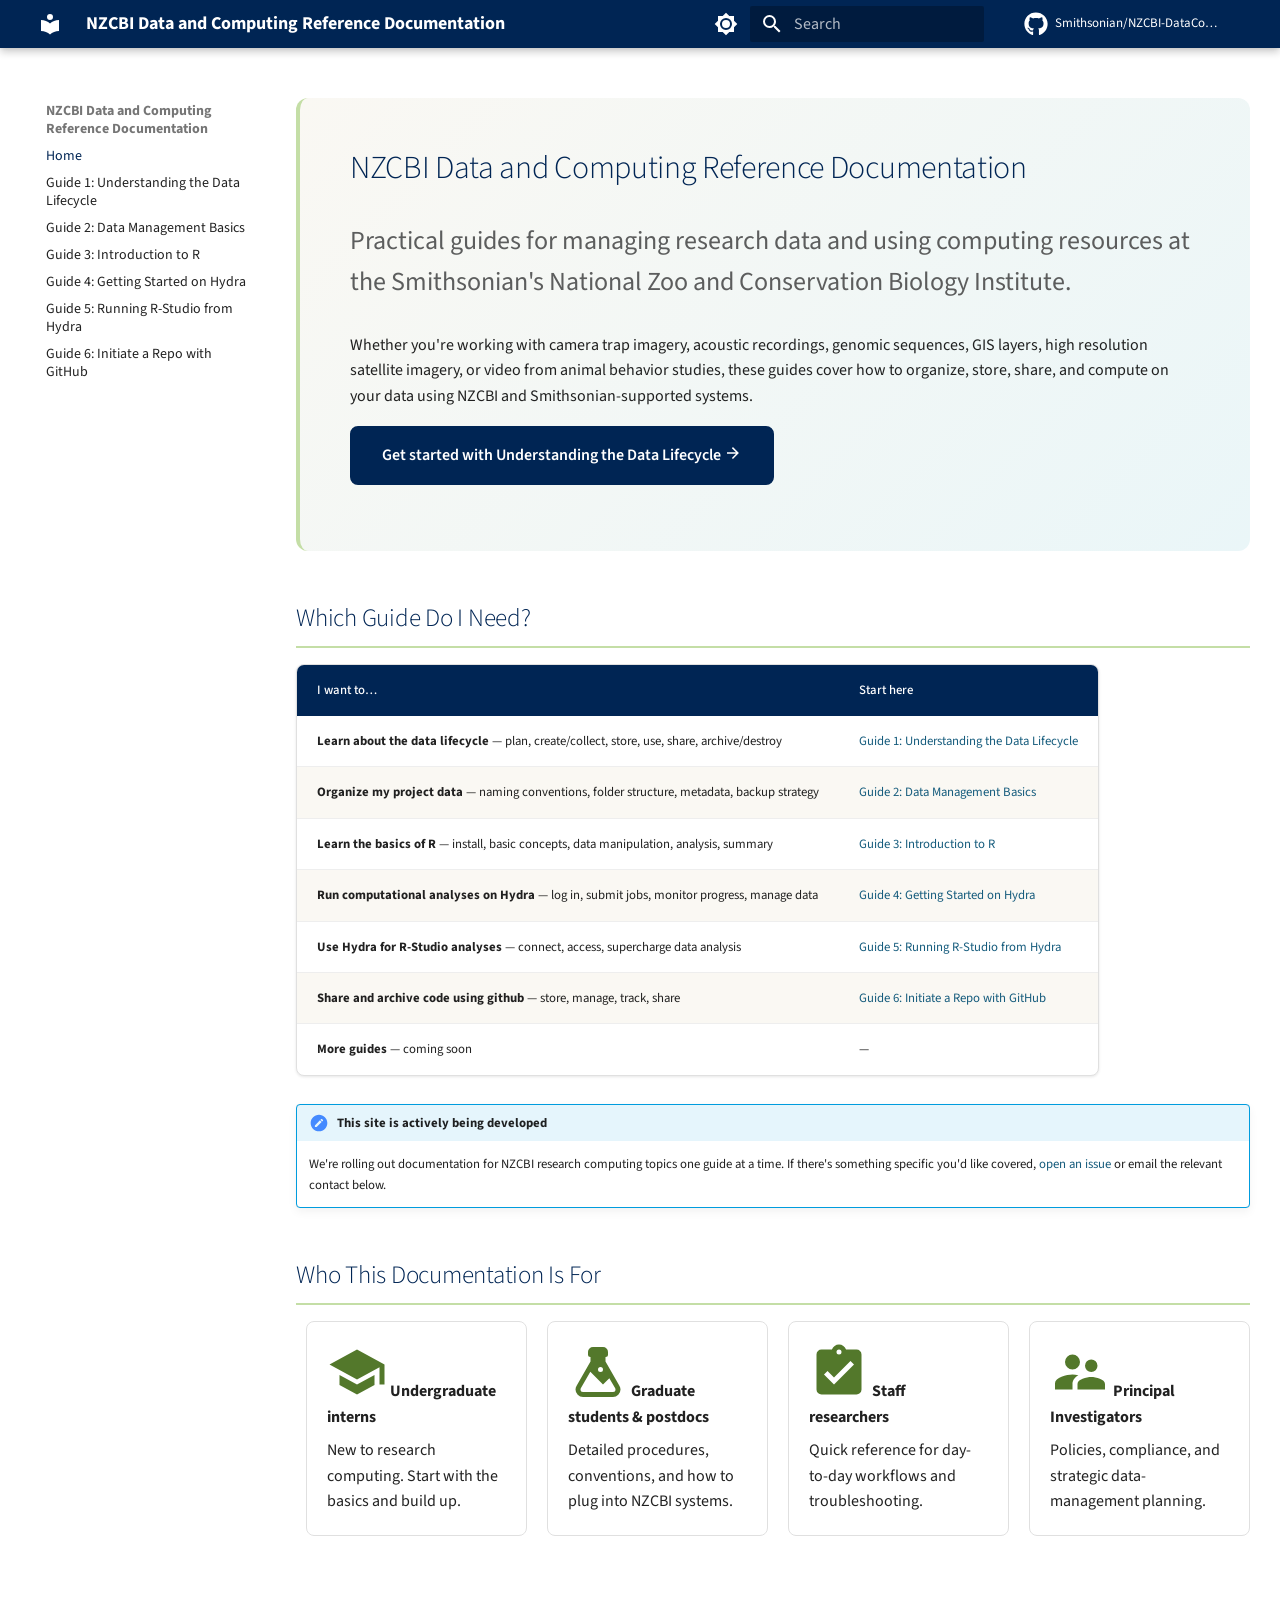
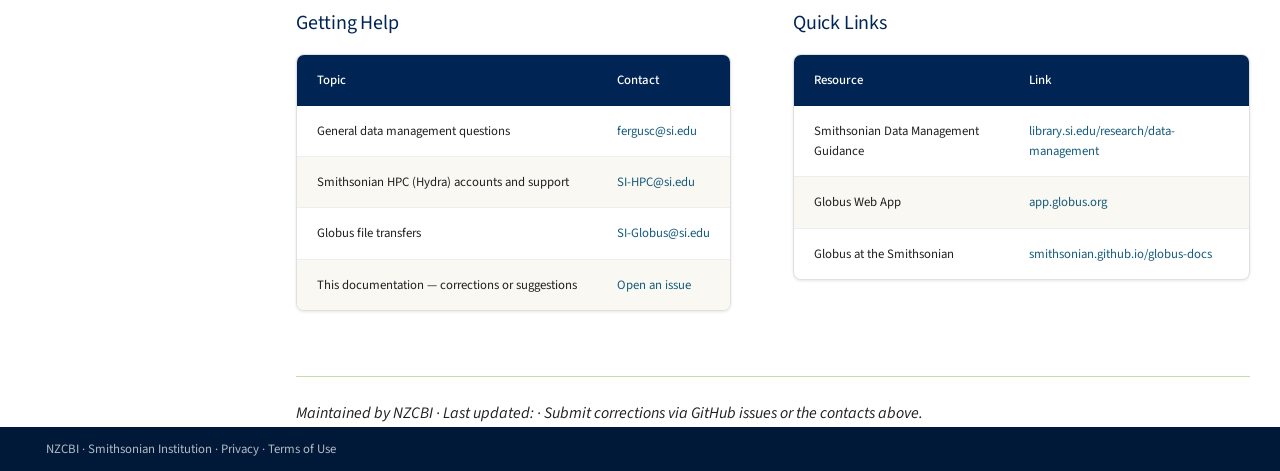
<file: index.html>
<!doctype html>
<html lang="en" class="no-js">
  <head>
    
      <meta charset="utf-8">
      <meta name="viewport" content="width=device-width,initial-scale=1">
      
        <meta name="description" content="Data management and computing reference documentation for researchers and staff at the Smithsonian's National Zoo and Conservation Biology Institute">
      
      
      
        <link rel="canonical" href="https://smithsonian.github.io/NZCBI-DataComputingDocs/index.html">
      
      
      
        <link rel="next" href="data-lifecycle.html">
      
      
        
      
      
      <link rel="icon" href="assets/images/favicon.png">
      <meta name="generator" content="mkdocs-1.6.1, mkdocs-material-9.8.0">
    
    
      
        <title>NZCBI Data and Computing Reference Documentation</title>
      
    
    
      <link rel="stylesheet" href="assets/stylesheets/main.57a0d79d.min.css">
      
        
        <link rel="stylesheet" href="assets/stylesheets/palette.fb2fffe2.min.css">
      
      


    
    
      
    
    
      
        
        
        <link rel="preconnect" href="https://fonts.gstatic.com" crossorigin>
        <link rel="stylesheet" href="https://fonts.googleapis.com/css?family=Source+Sans+Pro:300,300i,400,400i,700,700i%7CJetBrains+Mono:400,400i,700,700i&display=fallback">
        <style>:root{--md-text-font:"Source Sans Pro";--md-code-font:"JetBrains Mono"}</style>
      
    
    
      <link rel="stylesheet" href="stylesheets/extra.css">
    
    <script>__md_scope=new URL(".",location),__md_hash=e=>[...e].reduce(((e,_)=>(e<<5)-e+_.charCodeAt(0)),0),__md_get=(e,_=localStorage,t=__md_scope)=>JSON.parse(_.getItem(t.pathname+"."+e)),__md_set=(e,_,t=localStorage,a=__md_scope)=>{try{t.setItem(a.pathname+"."+e,JSON.stringify(_))}catch(e){}}</script>
    
      

    
    
  </head>
  
  
    
    
      
    
    
    
    
    <body dir="ltr" data-md-color-scheme="default" data-md-color-primary="custom" data-md-color-accent="custom">
  
    
    <input class="md-toggle" data-md-toggle="drawer" type="checkbox" id="__drawer" autocomplete="off">
    <input class="md-toggle" data-md-toggle="search" type="checkbox" id="__search" autocomplete="off">
    <label class="md-overlay" for="__drawer"></label>
    <div data-md-component="skip">
      
        
        <a href="#nzcbi-data-and-computing-reference-documentation" class="md-skip">
          Skip to content
        </a>
      
    </div>
    <div data-md-component="announce">
      
    </div>
    
    
      

  

<header class="md-header md-header--shadow" data-md-component="header">
  <nav class="md-header__inner md-grid" aria-label="Header">
    <a href="index.html" title="NZCBI Data and Computing Reference Documentation" class="md-header__button md-logo" aria-label="NZCBI Data and Computing Reference Documentation" data-md-component="logo">
      
  
  <svg xmlns="http://www.w3.org/2000/svg" viewBox="0 0 24 24"><path d="M12 8a3 3 0 0 0 3-3 3 3 0 0 0-3-3 3 3 0 0 0-3 3 3 3 0 0 0 3 3m0 3.54C9.64 9.35 6.5 8 3 8v11c3.5 0 6.64 1.35 9 3.54 2.36-2.19 5.5-3.54 9-3.54V8c-3.5 0-6.64 1.35-9 3.54"/></svg>

    </a>
    <label class="md-header__button md-icon" for="__drawer">
      
      <svg xmlns="http://www.w3.org/2000/svg" viewBox="0 0 24 24"><path d="M3 6h18v2H3zm0 5h18v2H3zm0 5h18v2H3z"/></svg>
    </label>
    <div class="md-header__title" data-md-component="header-title">
      <div class="md-header__ellipsis">
        <div class="md-header__topic">
          <span class="md-ellipsis">
            NZCBI Data and Computing Reference Documentation
          </span>
        </div>
        <div class="md-header__topic" data-md-component="header-topic">
          <span class="md-ellipsis">
            
              Home
            
          </span>
        </div>
      </div>
    </div>
    
      
        <form class="md-header__option" data-md-component="palette">
  
    
    
    
    <input class="md-option" data-md-color-media="" data-md-color-scheme="default" data-md-color-primary="custom" data-md-color-accent="custom"  aria-label="Switch to dark mode"  type="radio" name="__palette" id="__palette_0">
    
      <label class="md-header__button md-icon" title="Switch to dark mode" for="__palette_1" hidden>
        <svg xmlns="http://www.w3.org/2000/svg" viewBox="0 0 24 24"><path d="M12 8a4 4 0 0 0-4 4 4 4 0 0 0 4 4 4 4 0 0 0 4-4 4 4 0 0 0-4-4m0 10a6 6 0 0 1-6-6 6 6 0 0 1 6-6 6 6 0 0 1 6 6 6 6 0 0 1-6 6m8-9.31V4h-4.69L12 .69 8.69 4H4v4.69L.69 12 4 15.31V20h4.69L12 23.31 15.31 20H20v-4.69L23.31 12z"/></svg>
      </label>
    
  
    
    
    
    <input class="md-option" data-md-color-media="" data-md-color-scheme="slate" data-md-color-primary="custom" data-md-color-accent="custom"  aria-label="Switch to light mode"  type="radio" name="__palette" id="__palette_1">
    
      <label class="md-header__button md-icon" title="Switch to light mode" for="__palette_0" hidden>
        <svg xmlns="http://www.w3.org/2000/svg" viewBox="0 0 24 24"><path d="M12 18c-.89 0-1.74-.2-2.5-.55C11.56 16.5 13 14.42 13 12s-1.44-4.5-3.5-5.45C10.26 6.2 11.11 6 12 6a6 6 0 0 1 6 6 6 6 0 0 1-6 6m8-9.31V4h-4.69L12 .69 8.69 4H4v4.69L.69 12 4 15.31V20h4.69L12 23.31 15.31 20H20v-4.69L23.31 12z"/></svg>
      </label>
    
  
</form>
      
    
    
      <script>var palette=__md_get("__palette");if(palette&&palette.color){if("(prefers-color-scheme)"===palette.color.media){var media=matchMedia("(prefers-color-scheme: light)"),input=document.querySelector(media.matches?"[data-md-color-media='(prefers-color-scheme: light)']":"[data-md-color-media='(prefers-color-scheme: dark)']");palette.color.media=input.getAttribute("data-md-color-media"),palette.color.scheme=input.getAttribute("data-md-color-scheme"),palette.color.primary=input.getAttribute("data-md-color-primary"),palette.color.accent=input.getAttribute("data-md-color-accent")}for(var[key,value]of Object.entries(palette.color))document.body.setAttribute("data-md-color-"+key,value)}</script>
    
    
    
      
      
        <label class="md-header__button md-icon" for="__search">
          
          <svg xmlns="http://www.w3.org/2000/svg" viewBox="0 0 24 24"><path d="M9.5 3A6.5 6.5 0 0 1 16 9.5c0 1.61-.59 3.09-1.56 4.23l.27.27h.79l5 5-1.5 1.5-5-5v-.79l-.27-.27A6.52 6.52 0 0 1 9.5 16 6.5 6.5 0 0 1 3 9.5 6.5 6.5 0 0 1 9.5 3m0 2C7 5 5 7 5 9.5S7 14 9.5 14 14 12 14 9.5 12 5 9.5 5"/></svg>
        </label>
        <div class="md-search" data-md-component="search" role="dialog">
  <label class="md-search__overlay" for="__search"></label>
  <div class="md-search__inner" role="search">
    <form class="md-search__form" name="search">
      <input type="text" class="md-search__input" name="query" aria-label="Search" placeholder="Search" autocapitalize="off" autocorrect="off" autocomplete="off" spellcheck="false" data-md-component="search-query" required>
      <label class="md-search__icon md-icon" for="__search">
        
        <svg xmlns="http://www.w3.org/2000/svg" viewBox="0 0 24 24"><path d="M9.5 3A6.5 6.5 0 0 1 16 9.5c0 1.61-.59 3.09-1.56 4.23l.27.27h.79l5 5-1.5 1.5-5-5v-.79l-.27-.27A6.52 6.52 0 0 1 9.5 16 6.5 6.5 0 0 1 3 9.5 6.5 6.5 0 0 1 9.5 3m0 2C7 5 5 7 5 9.5S7 14 9.5 14 14 12 14 9.5 12 5 9.5 5"/></svg>
        
        <svg xmlns="http://www.w3.org/2000/svg" viewBox="0 0 24 24"><path d="M20 11v2H8l5.5 5.5-1.42 1.42L4.16 12l7.92-7.92L13.5 5.5 8 11z"/></svg>
      </label>
      <nav class="md-search__options" aria-label="Search">
        
        <button type="reset" class="md-search__icon md-icon" title="Clear" aria-label="Clear" tabindex="-1">
          
          <svg xmlns="http://www.w3.org/2000/svg" viewBox="0 0 24 24"><path d="M19 6.41 17.59 5 12 10.59 6.41 5 5 6.41 10.59 12 5 17.59 6.41 19 12 13.41 17.59 19 19 17.59 13.41 12z"/></svg>
        </button>
      </nav>
      
        <div class="md-search__suggest" data-md-component="search-suggest"></div>
      
    </form>
    <div class="md-search__output">
      <div class="md-search__scrollwrap" tabindex="0" data-md-scrollfix>
        <div class="md-search-result" data-md-component="search-result">
          <div class="md-search-result__meta">
            Initializing search
          </div>
          <ol class="md-search-result__list" role="presentation"></ol>
        </div>
      </div>
    </div>
  </div>
</div>
      
    
    
      <div class="md-header__source">
        <a href="https://github.com/Smithsonian/NZCBI-DataComputingDocs" title="Go to repository" class="md-source" data-md-component="source">
  <div class="md-source__icon md-icon">
    
    <svg xmlns="http://www.w3.org/2000/svg" viewBox="0 0 512 512"><!--! Font Awesome Free 7.1.0 by @fontawesome - https://fontawesome.com License - https://fontawesome.com/license/free (Icons: CC BY 4.0, Fonts: SIL OFL 1.1, Code: MIT License) Copyright 2025 Fonticons, Inc.--><path d="M173.9 397.4c0 2-2.3 3.6-5.2 3.6-3.3.3-5.6-1.3-5.6-3.6 0-2 2.3-3.6 5.2-3.6 3-.3 5.6 1.3 5.6 3.6m-31.1-4.5c-.7 2 1.3 4.3 4.3 4.9 2.6 1 5.6 0 6.2-2s-1.3-4.3-4.3-5.2c-2.6-.7-5.5.3-6.2 2.3m44.2-1.7c-2.9.7-4.9 2.6-4.6 4.9.3 2 2.9 3.3 5.9 2.6 2.9-.7 4.9-2.6 4.6-4.6-.3-1.9-3-3.2-5.9-2.9M252.8 8C114.1 8 8 113.3 8 252c0 110.9 69.8 205.8 169.5 239.2 12.8 2.3 17.3-5.6 17.3-12.1 0-6.2-.3-40.4-.3-61.4 0 0-70 15-84.7-29.8 0 0-11.4-29.1-27.8-36.6 0 0-22.9-15.7 1.6-15.4 0 0 24.9 2 38.6 25.8 21.9 38.6 58.6 27.5 72.9 20.9 2.3-16 8.8-27.1 16-33.7-55.9-6.2-112.3-14.3-112.3-110.5 0-27.5 7.6-41.3 23.6-58.9-2.6-6.5-11.1-33.3 2.6-67.9 20.9-6.5 69 27 69 27 20-5.6 41.5-8.5 62.8-8.5s42.8 2.9 62.8 8.5c0 0 48.1-33.6 69-27 13.7 34.7 5.2 61.4 2.6 67.9 16 17.7 25.8 31.5 25.8 58.9 0 96.5-58.9 104.2-114.8 110.5 9.2 7.9 17 22.9 17 46.4 0 33.7-.3 75.4-.3 83.6 0 6.5 4.6 14.4 17.3 12.1C436.2 457.8 504 362.9 504 252 504 113.3 391.5 8 252.8 8M105.2 352.9c-1.3 1-1 3.3.7 5.2 1.6 1.6 3.9 2.3 5.2 1 1.3-1 1-3.3-.7-5.2-1.6-1.6-3.9-2.3-5.2-1m-10.8-8.1c-.7 1.3.3 2.9 2.3 3.9 1.6 1 3.6.7 4.3-.7.7-1.3-.3-2.9-2.3-3.9-2-.6-3.6-.3-4.3.7m32.4 35.6c-1.6 1.3-1 4.3 1.3 6.2 2.3 2.3 5.2 2.6 6.5 1 1.3-1.3.7-4.3-1.3-6.2-2.2-2.3-5.2-2.6-6.5-1m-11.4-14.7c-1.6 1-1.6 3.6 0 5.9s4.3 3.3 5.6 2.3c1.6-1.3 1.6-3.9 0-6.2-1.4-2.3-4-3.3-5.6-2"/></svg>
  </div>
  <div class="md-source__repository">
    Smithsonian/NZCBI-DataComputingDocs
  </div>
</a>
      </div>
    
  </nav>
  
</header>
    
    <div class="md-container" data-md-component="container">
      
      
        
          
        
      
      <main class="md-main" data-md-component="main">
        <div class="md-main__inner md-grid">
          
            
              
                
              
              <div class="md-sidebar md-sidebar--primary" data-md-component="sidebar" data-md-type="navigation" >
                <div class="md-sidebar__scrollwrap">
                  <div class="md-sidebar__inner">
                    



<nav class="md-nav md-nav--primary" aria-label="Navigation" data-md-level="0">
  <label class="md-nav__title" for="__drawer">
    <a href="index.html" title="NZCBI Data and Computing Reference Documentation" class="md-nav__button md-logo" aria-label="NZCBI Data and Computing Reference Documentation" data-md-component="logo">
      
  
  <svg xmlns="http://www.w3.org/2000/svg" viewBox="0 0 24 24"><path d="M12 8a3 3 0 0 0 3-3 3 3 0 0 0-3-3 3 3 0 0 0-3 3 3 3 0 0 0 3 3m0 3.54C9.64 9.35 6.5 8 3 8v11c3.5 0 6.64 1.35 9 3.54 2.36-2.19 5.5-3.54 9-3.54V8c-3.5 0-6.64 1.35-9 3.54"/></svg>

    </a>
    NZCBI Data and Computing Reference Documentation
  </label>
  
    <div class="md-nav__source">
      <a href="https://github.com/Smithsonian/NZCBI-DataComputingDocs" title="Go to repository" class="md-source" data-md-component="source">
  <div class="md-source__icon md-icon">
    
    <svg xmlns="http://www.w3.org/2000/svg" viewBox="0 0 512 512"><!--! Font Awesome Free 7.1.0 by @fontawesome - https://fontawesome.com License - https://fontawesome.com/license/free (Icons: CC BY 4.0, Fonts: SIL OFL 1.1, Code: MIT License) Copyright 2025 Fonticons, Inc.--><path d="M173.9 397.4c0 2-2.3 3.6-5.2 3.6-3.3.3-5.6-1.3-5.6-3.6 0-2 2.3-3.6 5.2-3.6 3-.3 5.6 1.3 5.6 3.6m-31.1-4.5c-.7 2 1.3 4.3 4.3 4.9 2.6 1 5.6 0 6.2-2s-1.3-4.3-4.3-5.2c-2.6-.7-5.5.3-6.2 2.3m44.2-1.7c-2.9.7-4.9 2.6-4.6 4.9.3 2 2.9 3.3 5.9 2.6 2.9-.7 4.9-2.6 4.6-4.6-.3-1.9-3-3.2-5.9-2.9M252.8 8C114.1 8 8 113.3 8 252c0 110.9 69.8 205.8 169.5 239.2 12.8 2.3 17.3-5.6 17.3-12.1 0-6.2-.3-40.4-.3-61.4 0 0-70 15-84.7-29.8 0 0-11.4-29.1-27.8-36.6 0 0-22.9-15.7 1.6-15.4 0 0 24.9 2 38.6 25.8 21.9 38.6 58.6 27.5 72.9 20.9 2.3-16 8.8-27.1 16-33.7-55.9-6.2-112.3-14.3-112.3-110.5 0-27.5 7.6-41.3 23.6-58.9-2.6-6.5-11.1-33.3 2.6-67.9 20.9-6.5 69 27 69 27 20-5.6 41.5-8.5 62.8-8.5s42.8 2.9 62.8 8.5c0 0 48.1-33.6 69-27 13.7 34.7 5.2 61.4 2.6 67.9 16 17.7 25.8 31.5 25.8 58.9 0 96.5-58.9 104.2-114.8 110.5 9.2 7.9 17 22.9 17 46.4 0 33.7-.3 75.4-.3 83.6 0 6.5 4.6 14.4 17.3 12.1C436.2 457.8 504 362.9 504 252 504 113.3 391.5 8 252.8 8M105.2 352.9c-1.3 1-1 3.3.7 5.2 1.6 1.6 3.9 2.3 5.2 1 1.3-1 1-3.3-.7-5.2-1.6-1.6-3.9-2.3-5.2-1m-10.8-8.1c-.7 1.3.3 2.9 2.3 3.9 1.6 1 3.6.7 4.3-.7.7-1.3-.3-2.9-2.3-3.9-2-.6-3.6-.3-4.3.7m32.4 35.6c-1.6 1.3-1 4.3 1.3 6.2 2.3 2.3 5.2 2.6 6.5 1 1.3-1.3.7-4.3-1.3-6.2-2.2-2.3-5.2-2.6-6.5-1m-11.4-14.7c-1.6 1-1.6 3.6 0 5.9s4.3 3.3 5.6 2.3c1.6-1.3 1.6-3.9 0-6.2-1.4-2.3-4-3.3-5.6-2"/></svg>
  </div>
  <div class="md-source__repository">
    Smithsonian/NZCBI-DataComputingDocs
  </div>
</a>
    </div>
  
  <ul class="md-nav__list" data-md-scrollfix>
    
      
      
  
  
    
  
  
  
    <li class="md-nav__item md-nav__item--active">
      
      <input class="md-nav__toggle md-toggle" type="checkbox" id="__toc">
      
      
        
      
      
        <label class="md-nav__link md-nav__link--active" for="__toc">
          
  
  
  <span class="md-ellipsis">
    
  
    Home
  

    
  </span>
  
  

          <span class="md-nav__icon md-icon"></span>
        </label>
      
      <a href="index.html" class="md-nav__link md-nav__link--active">
        
  
  
  <span class="md-ellipsis">
    
  
    Home
  

    
  </span>
  
  

      </a>
      
        

<nav class="md-nav md-nav--secondary" aria-label="Table of contents">
  
  
  
    
  
  
    <label class="md-nav__title" for="__toc">
      <span class="md-nav__icon md-icon"></span>
      Table of contents
    </label>
    <ul class="md-nav__list" data-md-component="toc" data-md-scrollfix>
      
        <li class="md-nav__item">
  <a href="#which-guide-do-i-need" class="md-nav__link">
    <span class="md-ellipsis">
      
        Which Guide Do I Need?
      
    </span>
  </a>
  
</li>
      
        <li class="md-nav__item">
  <a href="#who-this-documentation-is-for" class="md-nav__link">
    <span class="md-ellipsis">
      
        Who This Documentation Is For
      
    </span>
  </a>
  
</li>
      
    </ul>
  
</nav>
      
    </li>
  

    
      
      
  
  
  
  
    <li class="md-nav__item">
      <a href="data-lifecycle.html" class="md-nav__link">
        
  
  
  <span class="md-ellipsis">
    
  
    Guide 1: Understanding the Data Lifecycle
  

    
  </span>
  
  

      </a>
    </li>
  

    
      
      
  
  
  
  
    <li class="md-nav__item">
      <a href="data-management.html" class="md-nav__link">
        
  
  
  <span class="md-ellipsis">
    
  
    Guide 2: Data Management Basics
  

    
  </span>
  
  

      </a>
    </li>
  

    
      
      
  
  
  
  
    <li class="md-nav__item">
      <a href="R-Intro.html" class="md-nav__link">
        
  
  
  <span class="md-ellipsis">
    
  
    Guide 3: Introduction to R
  

    
  </span>
  
  

      </a>
    </li>
  

    
      
      
  
  
  
  
    <li class="md-nav__item">
      <a href="hydra.html" class="md-nav__link">
        
  
  
  <span class="md-ellipsis">
    
  
    Guide 4: Getting Started on Hydra
  

    
  </span>
  
  

      </a>
    </li>
  

    
      
      
  
  
  
  
    <li class="md-nav__item">
      <a href="RStudio-Hydra.html" class="md-nav__link">
        
  
  
  <span class="md-ellipsis">
    
  
    Guide 5: Running R-Studio from Hydra
  

    
  </span>
  
  

      </a>
    </li>
  

    
      
      
  
  
  
  
    <li class="md-nav__item">
      <a href="github.html" class="md-nav__link">
        
  
  
  <span class="md-ellipsis">
    
  
    Guide 6: Initiate a Repo with GitHub
  

    
  </span>
  
  

      </a>
    </li>
  

    
  </ul>
</nav>
                  </div>
                </div>
              </div>
            
            
              
                
              
              <div class="md-sidebar md-sidebar--secondary" data-md-component="sidebar" data-md-type="toc" hidden>
                <div class="md-sidebar__scrollwrap">
                  <div class="md-sidebar__inner">
                    

<nav class="md-nav md-nav--secondary" aria-label="Table of contents">
  
  
  
    
  
  
    <label class="md-nav__title" for="__toc">
      <span class="md-nav__icon md-icon"></span>
      Table of contents
    </label>
    <ul class="md-nav__list" data-md-component="toc" data-md-scrollfix>
      
        <li class="md-nav__item">
  <a href="#which-guide-do-i-need" class="md-nav__link">
    <span class="md-ellipsis">
      
        Which Guide Do I Need?
      
    </span>
  </a>
  
</li>
      
        <li class="md-nav__item">
  <a href="#who-this-documentation-is-for" class="md-nav__link">
    <span class="md-ellipsis">
      
        Who This Documentation Is For
      
    </span>
  </a>
  
</li>
      
    </ul>
  
</nav>
                  </div>
                </div>
              </div>
            
          
          
            <div class="md-content" data-md-component="content">
              
              <article class="md-content__inner md-typeset">
                
                  
  



  
  


<div class="hero">
<h1 id="nzcbi-data-and-computing-reference-documentation">NZCBI Data and Computing Reference Documentation</h1>
<p class="subtitle">Practical guides for managing research data and using computing resources at the Smithsonian's National Zoo and Conservation Biology Institute.</p>
<p>Whether you're working with camera trap imagery, acoustic recordings, genomic sequences, GIS layers, high resolution satellite imagery, or video from animal behavior studies, these guides cover how to organize, store, share, and compute on your data using NZCBI and Smithsonian-supported systems.</p>
<p><a class="md-button md-button--primary" href="data-lifecycle.html">Get started with Understanding the Data Lifecycle <span class="twemoji"><svg xmlns="http://www.w3.org/2000/svg" viewBox="0 0 24 24"><path d="M4 11v2h12l-5.5 5.5 1.42 1.42L19.84 12l-7.92-7.92L10.5 5.5 16 11z"/></svg></span></a></p>
</div>
<h2 id="which-guide-do-i-need">Which Guide Do I Need?</h2>
<table>
<thead>
<tr>
<th>I want to&hellip;</th>
<th>Start here</th>
</tr>
</thead>
<tbody>
<tr>
<td><strong>Learn about the data lifecycle</strong> &mdash; plan, create/collect, store, use, share, archive/destroy</td>
<td><a href="data-lifecycle.html">Guide 1: Understanding the Data Lifecycle</a></td>
</tr>
<tr>
<td><strong>Organize my project data</strong> &mdash; naming conventions, folder structure, metadata, backup strategy</td>
<td><a href="data-management.html">Guide 2: Data Management Basics</a></td>
</tr>
<tr>
<td><strong>Learn the basics of R</strong> &mdash; install, basic concepts, data manipulation, analysis, summary</td>
<td><a href="R-Intro.html">Guide 3: Introduction to R</a></td>
</tr>
<tr>
<td><strong>Run computational analyses on Hydra</strong> &mdash; log in, submit jobs, monitor progress, manage data</td>
<td><a href="hydra.html">Guide 4: Getting Started on Hydra</a></td>
</tr>
<tr>
<td><strong>Use Hydra for R-Studio analyses</strong> &mdash; connect, access, supercharge data analysis</td>
<td><a href="RStudio-Hydra.html">Guide 5: Running R-Studio from Hydra</a></td>
</tr>
<tr>
<td><strong>Share and archive code using github</strong> &mdash; store, manage, track, share</td>
<td><a href="github.html">Guide 6: Initiate a Repo with GitHub</a></td>
</tr>
<tr>
<td><strong>More guides</strong> &mdash; coming soon</td>
<td>&mdash;</td>
</tr>
</tbody>
</table>
<div class="admonition note">
<p class="admonition-title">This site is actively being developed</p>
<p>We're rolling out documentation for NZCBI research computing topics one guide at a time. If there's something specific you'd like covered, <a href="https://github.com/Smithsonian/NZCBI-DataComputingDocs/issues">open an issue</a> or email the relevant contact below.</p>
</div>
<h2 id="who-this-documentation-is-for">Who This Documentation Is For</h2>
<div class="grid cards">
<ul>
<li>
<p><span class="twemoji lg"><svg xmlns="http://www.w3.org/2000/svg" viewBox="0 0 24 24"><path d="M12 3 1 9l11 6 9-4.91V17h2V9M5 13.18v4L12 21l7-3.82v-4L12 17z"/></svg></span> <strong>Undergraduate interns</strong></p>
<p>New to research computing. Start with the basics and build up.</p>
</li>
<li>
<p><span class="twemoji lg"><svg xmlns="http://www.w3.org/2000/svg" viewBox="0 0 24 24"><path d="M6 22a3 3 0 0 1-3-3c0-.6.18-1.16.5-1.63L9 7.81V6a1 1 0 0 1-1-1V4a2 2 0 0 1 2-2h4a2 2 0 0 1 2 2v1a1 1 0 0 1-1 1v1.81l5.5 9.56c.32.47.5 1.03.5 1.63a3 3 0 0 1-3 3zm-1-3a1 1 0 0 0 1 1h12a1 1 0 0 0 1-1c0-.21-.07-.41-.18-.57l-2.29-3.96L14 17l-5.07-5.07-3.75 6.5c-.11.16-.18.36-.18.57m8-9a1 1 0 0 0-1 1 1 1 0 0 0 1 1 1 1 0 0 0 1-1 1 1 0 0 0-1-1"/></svg></span> <strong>Graduate students &amp; postdocs</strong></p>
<p>Detailed procedures, conventions, and how to plug into NZCBI systems.</p>
</li>
<li>
<p><span class="twemoji lg"><svg xmlns="http://www.w3.org/2000/svg" viewBox="0 0 24 24"><path d="m10 17-4-4 1.41-1.41L10 14.17l6.59-6.59L18 9m-6-6a1 1 0 0 1 1 1 1 1 0 0 1-1 1 1 1 0 0 1-1-1 1 1 0 0 1 1-1m7 0h-4.18C14.4 1.84 13.3 1 12 1s-2.4.84-2.82 2H5a2 2 0 0 0-2 2v14a2 2 0 0 0 2 2h14a2 2 0 0 0 2-2V5a2 2 0 0 0-2-2"/></svg></span> <strong>Staff researchers</strong></p>
<p>Quick reference for day-to-day workflows and troubleshooting.</p>
</li>
<li>
<p><span class="twemoji lg"><svg xmlns="http://www.w3.org/2000/svg" viewBox="0 0 24 24"><path d="M16.5 12A2.5 2.5 0 0 0 19 9.5 2.5 2.5 0 0 0 16.5 7 2.5 2.5 0 0 0 14 9.5a2.5 2.5 0 0 0 2.5 2.5M9 11a3 3 0 0 0 3-3 3 3 0 0 0-3-3 3 3 0 0 0-3 3 3 3 0 0 0 3 3m7.5 3c-1.83 0-5.5.92-5.5 2.75V19h11v-2.25c0-1.83-3.67-2.75-5.5-2.75M9 13c-2.33 0-7 1.17-7 3.5V19h7v-2.25c0-.85.33-2.34 2.37-3.47C10.5 13.1 9.66 13 9 13"/></svg></span> <strong>Principal Investigators</strong></p>
<p>Policies, compliance, and strategic data-management planning.</p>
</li>
</ul>
</div>
<div class="table-grid">
<div>
<h3 id="getting-help">Getting Help</h3>
<table>
<thead>
<tr>
<th>Topic</th>
<th>Contact</th>
</tr>
</thead>
<tbody>
<tr>
<td>General data management questions</td>
<td><a href="mailto:fergusc@si.edu">fergusc@si.edu</a></td>
</tr>
<tr>
<td>Smithsonian HPC (Hydra) accounts and support</td>
<td><a href="mailto:SI-HPC@si.edu">SI-HPC@si.edu</a></td>
</tr>
<tr>
<td>Globus file transfers</td>
<td><a href="mailto:SI-Globus@si.edu">SI-Globus@si.edu</a></td>
</tr>
<tr>
<td>This documentation &mdash; corrections or suggestions</td>
<td><a href="https://github.com/Smithsonian/NZCBI-DataComputingDocs/issues">Open an issue</a></td>
</tr>
</tbody>
</table>
</div>
<div>
<h3 id="quick-links">Quick Links</h3>
<table>
<thead>
<tr>
<th>Resource</th>
<th>Link</th>
</tr>
</thead>
<tbody>
<tr>
<td>Smithsonian Data Management Guidance</td>
<td><a href="https://library.si.edu/research/data-management">library.si.edu/research/data-management</a></td>
</tr>
<tr>
<td>Globus Web App</td>
<td><a href="https://app.globus.org/">app.globus.org</a></td>
</tr>
<tr>
<td>Globus at the Smithsonian</td>
<td><a href="https://smithsonian.github.io/globus-docs/">smithsonian.github.io/globus-docs</a></td>
</tr>
</tbody>
</table>
</div>
</div>
<hr />
<p><em>Maintained by NZCBI &middot; Last updated: <!-- TODO: date --> &middot; Submit corrections via GitHub issues or the contacts above.</em></p>







  
  




  



                
              </article>
            </div>
          
          
<script>var target=document.getElementById(location.hash.slice(1));target&&target.name&&(target.checked=target.name.startsWith("__tabbed_"))</script>
        </div>
        
          <button type="button" class="md-top md-icon" data-md-component="top" hidden>
  
  <svg xmlns="http://www.w3.org/2000/svg" viewBox="0 0 24 24"><path d="M13 20h-2V8l-5.5 5.5-1.42-1.42L12 4.16l7.92 7.92-1.42 1.42L13 8z"/></svg>
  Back to top
</button>
        
      </main>
      
        <footer class="md-footer">
  
  <div class="md-footer-meta md-typeset">
    <div class="md-footer-meta__inner md-grid">
      <div class="md-copyright">
  
    <div class="md-copyright__highlight">
      NZCBI &middot; <a href="https://www.si.edu">Smithsonian Institution</a> &middot; <a href="https://www.si.edu/privacy">Privacy</a> &middot; <a href="https://www.si.edu/termsofuse">Terms of Use</a>
    </div>
  
  
</div>
      
    </div>
  </div>
</footer>
      
    </div>
    <div class="md-dialog" data-md-component="dialog">
      <div class="md-dialog__inner md-typeset"></div>
    </div>
    
    
    
      
      
      <script id="__config" type="application/json">{"annotate": null, "base": ".", "features": ["navigation.instant", "navigation.tracking", "navigation.top", "search.suggest", "search.highlight", "content.code.copy"], "search": "assets/javascripts/workers/search.a7633da7.min.js", "tags": null, "translations": {"clipboard.copied": "Copied to clipboard", "clipboard.copy": "Copy to clipboard", "search.result.more.one": "1 more on this page", "search.result.more.other": "# more on this page", "search.result.none": "No matching documents", "search.result.one": "1 matching document", "search.result.other": "# matching documents", "search.result.placeholder": "Type to start searching", "search.result.term.missing": "Missing", "select.version": "Select version"}, "version": null}</script>
    
    
      <script src="assets/javascripts/bundle.c21346df.min.js"></script>
      
    
  </body>
</html>
</file>
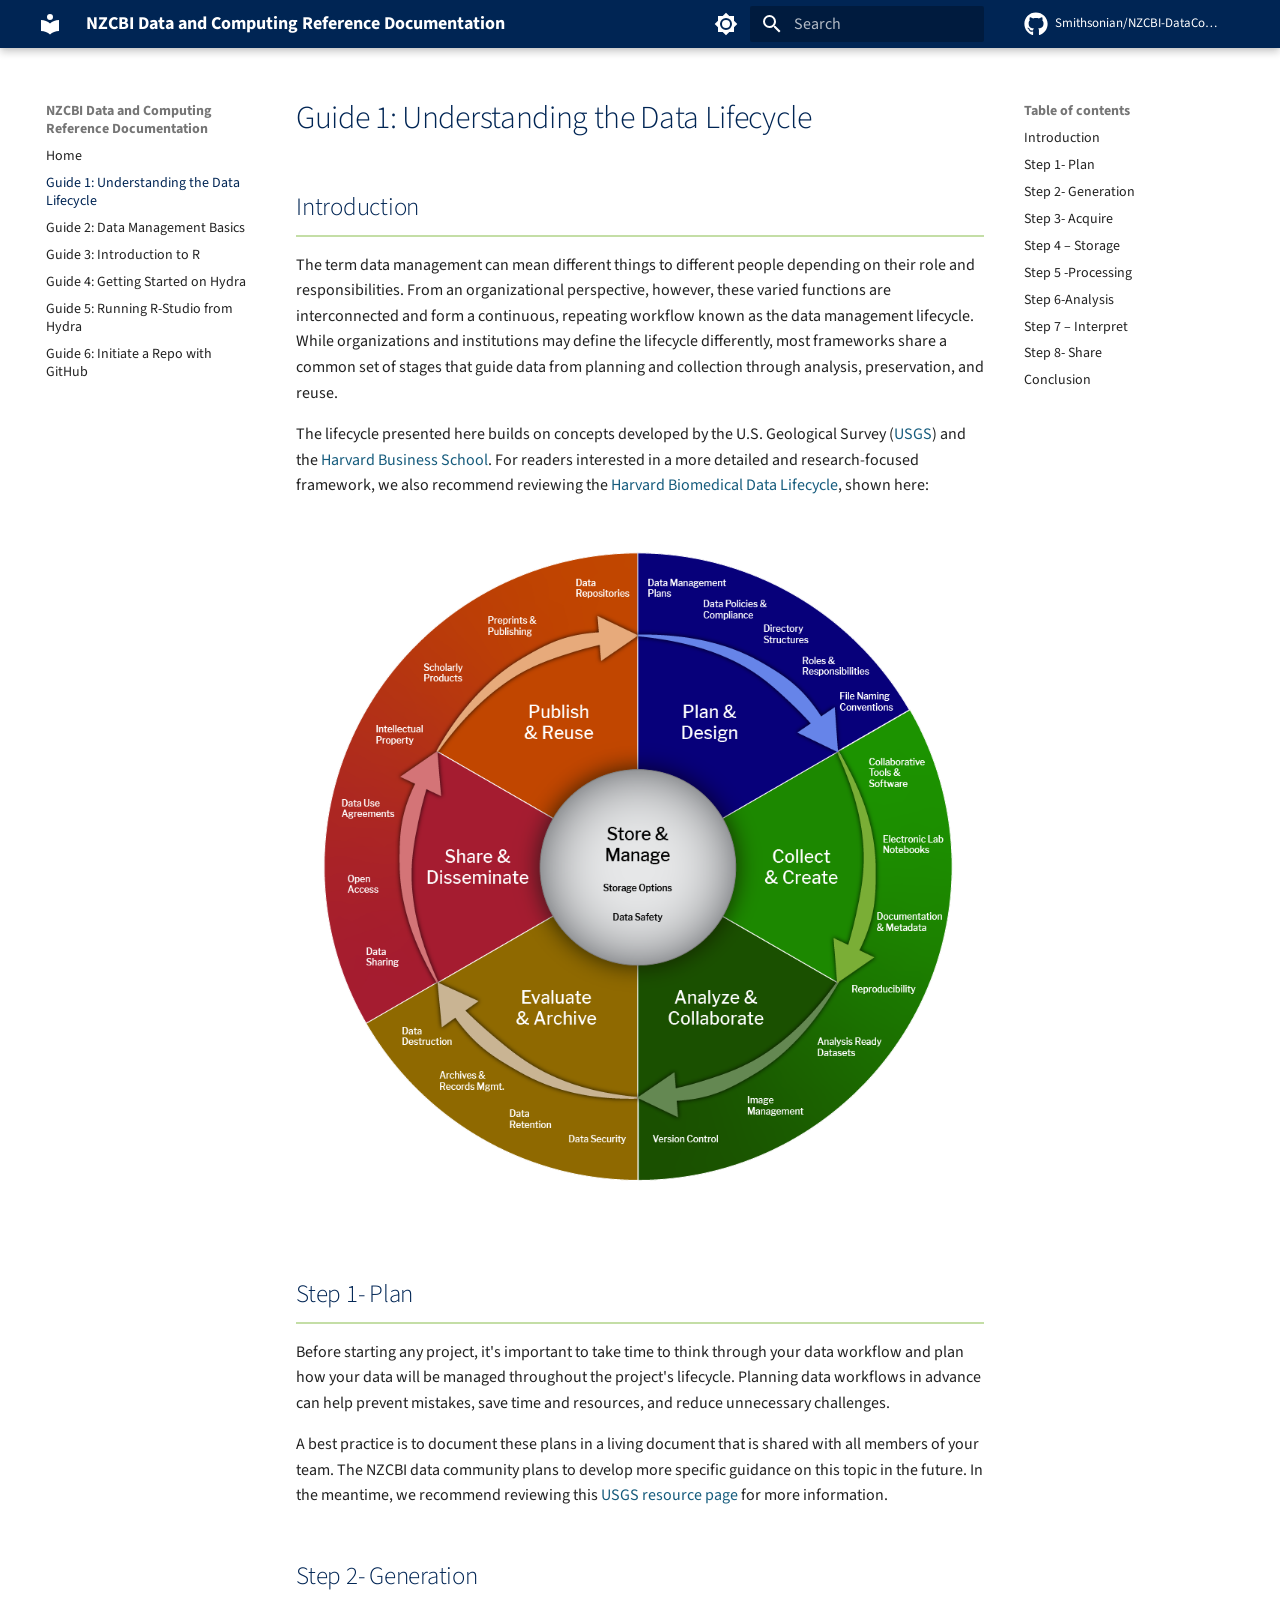
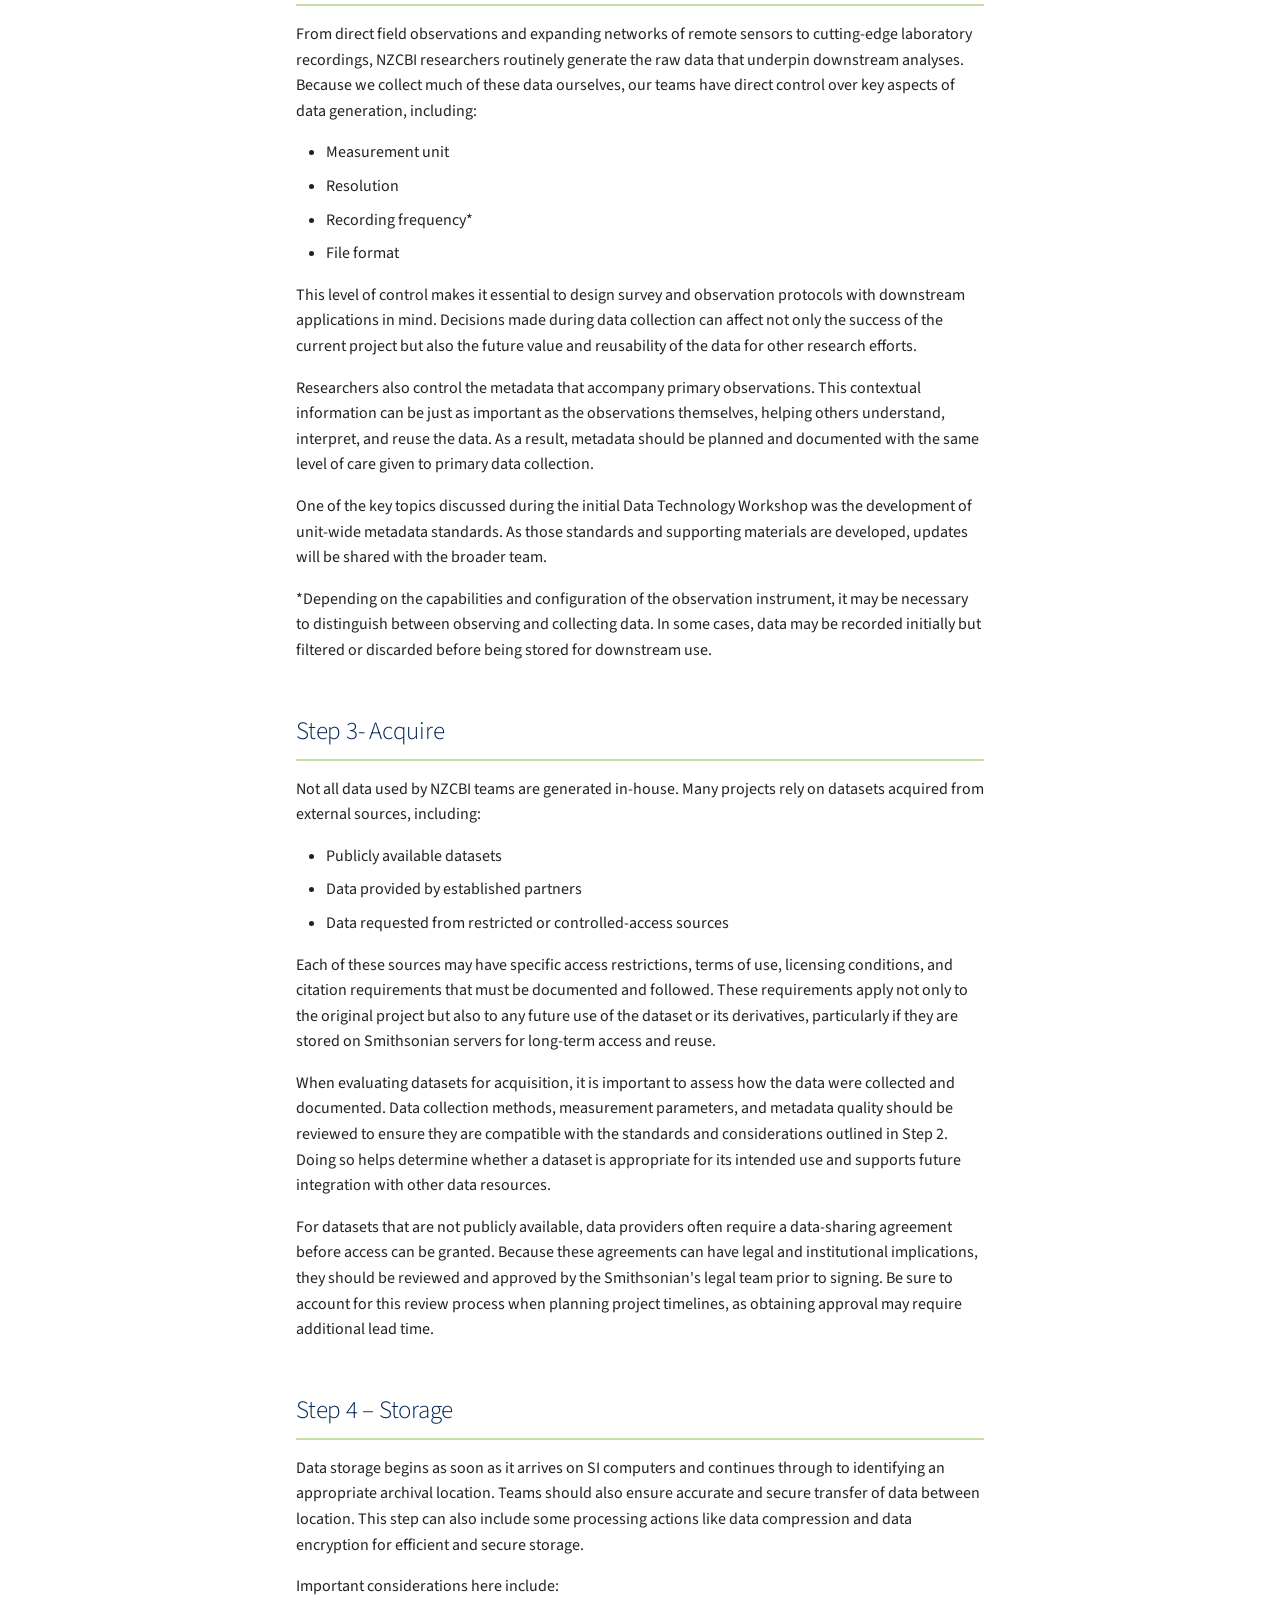
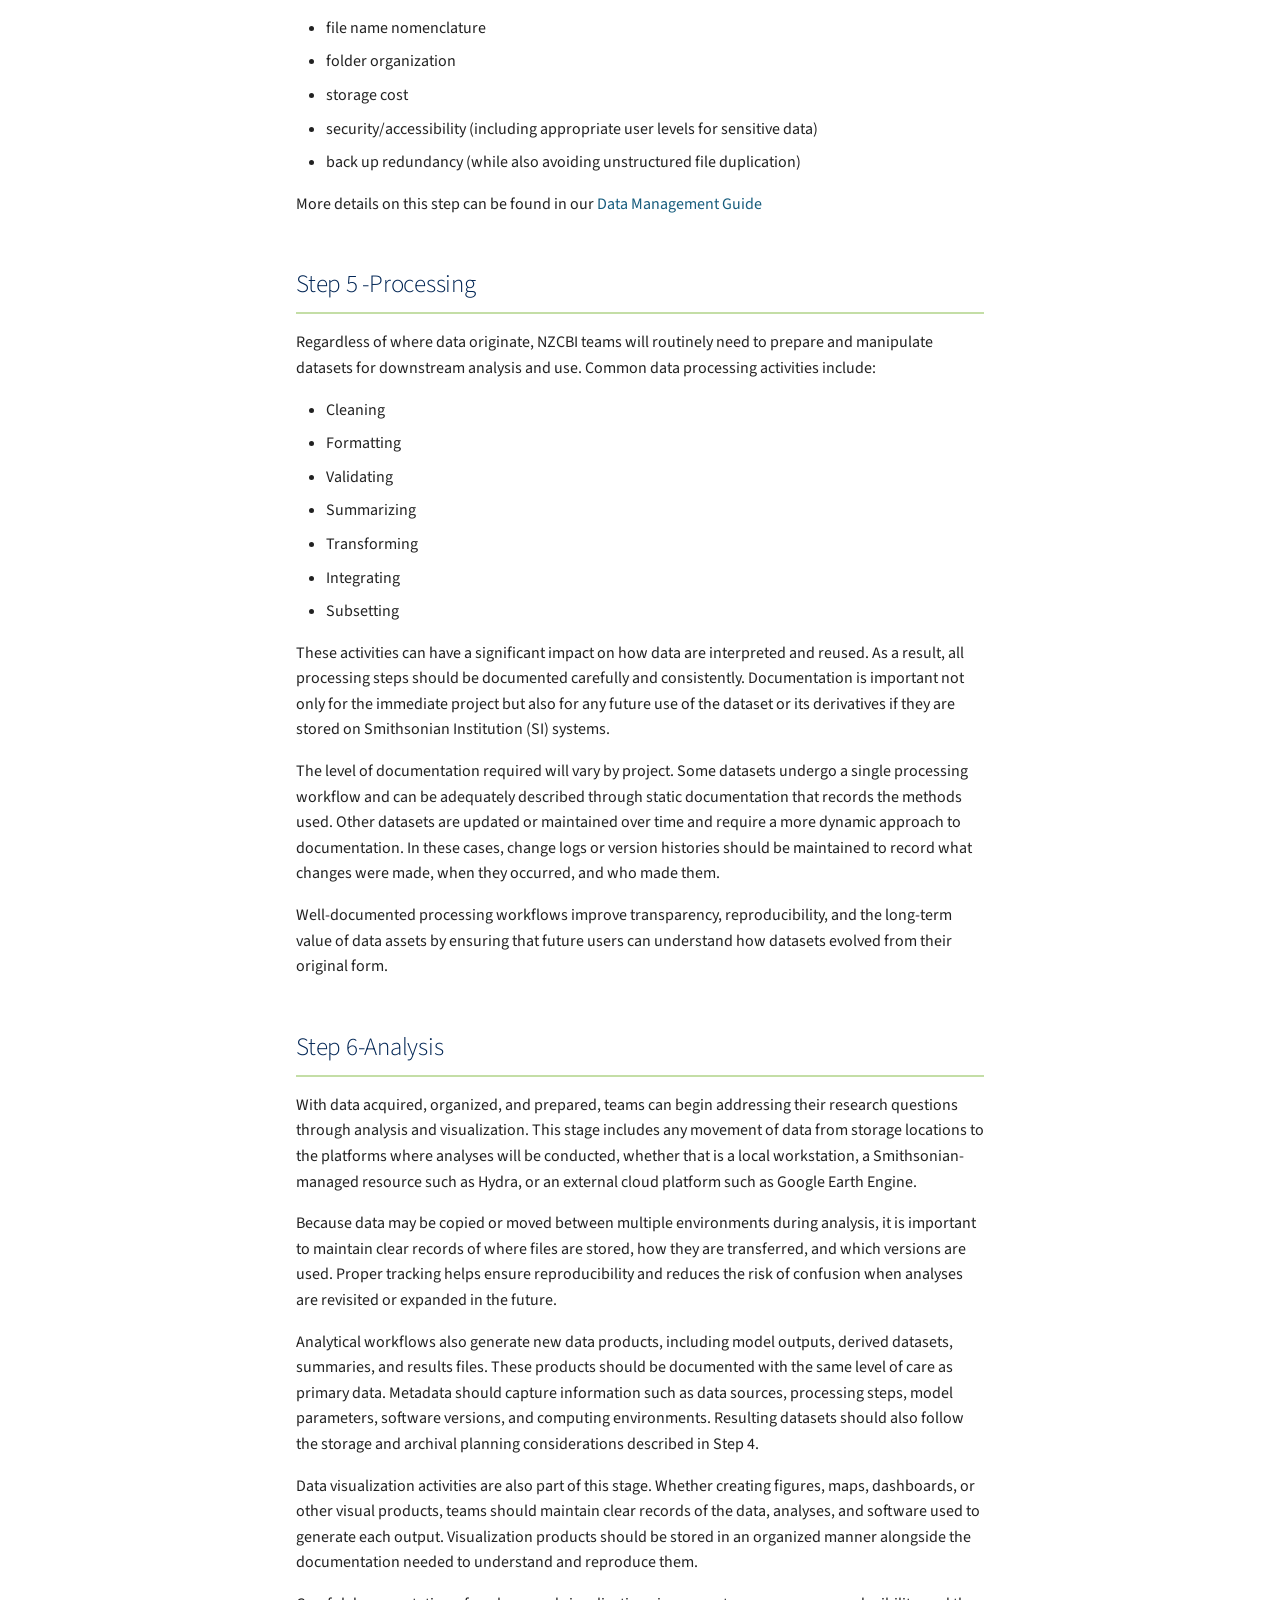
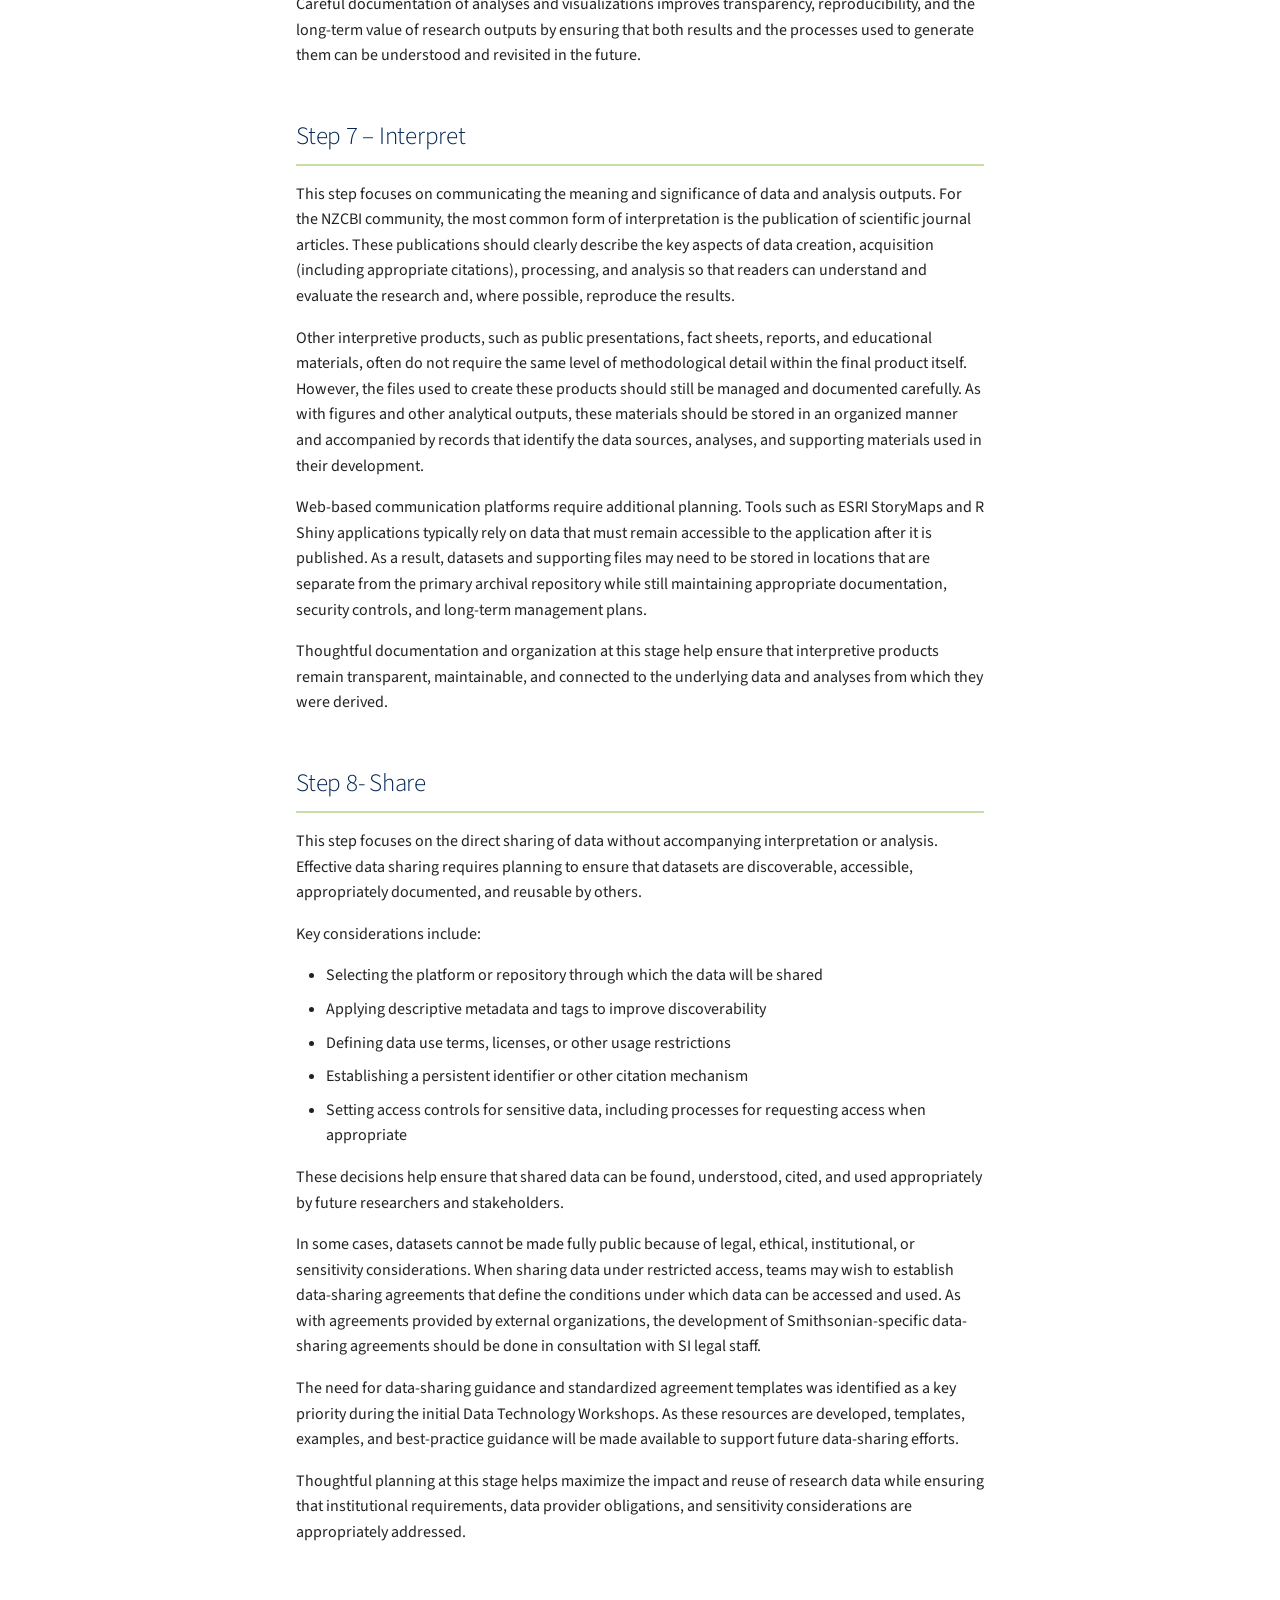
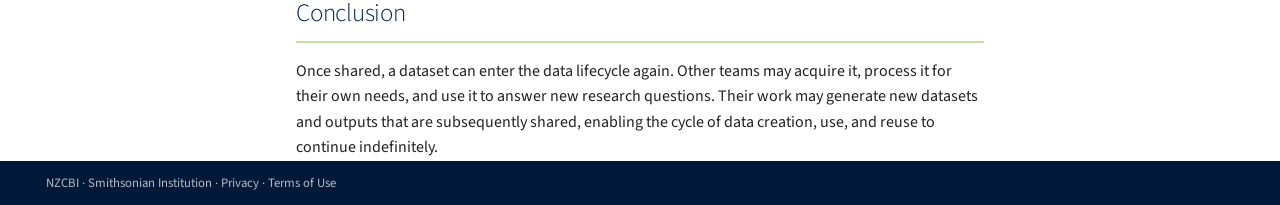
<file: data-lifecycle.html>
<!doctype html>
<html lang="en" class="no-js">
  <head>
    
      <meta charset="utf-8">
      <meta name="viewport" content="width=device-width,initial-scale=1">
      
        <meta name="description" content="Data management and computing reference documentation for researchers and staff at the Smithsonian's National Zoo and Conservation Biology Institute">
      
      
      
        <link rel="canonical" href="https://smithsonian.github.io/NZCBI-DataComputingDocs/data-lifecycle.html">
      
      
        <link rel="prev" href="index.html">
      
      
        <link rel="next" href="data-management.html">
      
      
        
      
      
      <link rel="icon" href="assets/images/favicon.png">
      <meta name="generator" content="mkdocs-1.6.1, mkdocs-material-9.8.0">
    
    
      
        <title>Guide 1: Understanding the Data Lifecycle - NZCBI Data and Computing Reference Documentation</title>
      
    
    
      <link rel="stylesheet" href="assets/stylesheets/main.57a0d79d.min.css">
      
        
        <link rel="stylesheet" href="assets/stylesheets/palette.fb2fffe2.min.css">
      
      


    
    
      
    
    
      
        
        
        <link rel="preconnect" href="https://fonts.gstatic.com" crossorigin>
        <link rel="stylesheet" href="https://fonts.googleapis.com/css?family=Source+Sans+Pro:300,300i,400,400i,700,700i%7CJetBrains+Mono:400,400i,700,700i&display=fallback">
        <style>:root{--md-text-font:"Source Sans Pro";--md-code-font:"JetBrains Mono"}</style>
      
    
    
      <link rel="stylesheet" href="stylesheets/extra.css">
    
    <script>__md_scope=new URL(".",location),__md_hash=e=>[...e].reduce(((e,_)=>(e<<5)-e+_.charCodeAt(0)),0),__md_get=(e,_=localStorage,t=__md_scope)=>JSON.parse(_.getItem(t.pathname+"."+e)),__md_set=(e,_,t=localStorage,a=__md_scope)=>{try{t.setItem(a.pathname+"."+e,JSON.stringify(_))}catch(e){}}</script>
    
      

    
    
  </head>
  
  
    
    
      
    
    
    
    
    <body dir="ltr" data-md-color-scheme="default" data-md-color-primary="custom" data-md-color-accent="custom">
  
    
    <input class="md-toggle" data-md-toggle="drawer" type="checkbox" id="__drawer" autocomplete="off">
    <input class="md-toggle" data-md-toggle="search" type="checkbox" id="__search" autocomplete="off">
    <label class="md-overlay" for="__drawer"></label>
    <div data-md-component="skip">
      
        
        <a href="#introduction" class="md-skip">
          Skip to content
        </a>
      
    </div>
    <div data-md-component="announce">
      
    </div>
    
    
      

  

<header class="md-header md-header--shadow" data-md-component="header">
  <nav class="md-header__inner md-grid" aria-label="Header">
    <a href="index.html" title="NZCBI Data and Computing Reference Documentation" class="md-header__button md-logo" aria-label="NZCBI Data and Computing Reference Documentation" data-md-component="logo">
      
  
  <svg xmlns="http://www.w3.org/2000/svg" viewBox="0 0 24 24"><path d="M12 8a3 3 0 0 0 3-3 3 3 0 0 0-3-3 3 3 0 0 0-3 3 3 3 0 0 0 3 3m0 3.54C9.64 9.35 6.5 8 3 8v11c3.5 0 6.64 1.35 9 3.54 2.36-2.19 5.5-3.54 9-3.54V8c-3.5 0-6.64 1.35-9 3.54"/></svg>

    </a>
    <label class="md-header__button md-icon" for="__drawer">
      
      <svg xmlns="http://www.w3.org/2000/svg" viewBox="0 0 24 24"><path d="M3 6h18v2H3zm0 5h18v2H3zm0 5h18v2H3z"/></svg>
    </label>
    <div class="md-header__title" data-md-component="header-title">
      <div class="md-header__ellipsis">
        <div class="md-header__topic">
          <span class="md-ellipsis">
            NZCBI Data and Computing Reference Documentation
          </span>
        </div>
        <div class="md-header__topic" data-md-component="header-topic">
          <span class="md-ellipsis">
            
              Guide 1: Understanding the Data Lifecycle
            
          </span>
        </div>
      </div>
    </div>
    
      
        <form class="md-header__option" data-md-component="palette">
  
    
    
    
    <input class="md-option" data-md-color-media="" data-md-color-scheme="default" data-md-color-primary="custom" data-md-color-accent="custom"  aria-label="Switch to dark mode"  type="radio" name="__palette" id="__palette_0">
    
      <label class="md-header__button md-icon" title="Switch to dark mode" for="__palette_1" hidden>
        <svg xmlns="http://www.w3.org/2000/svg" viewBox="0 0 24 24"><path d="M12 8a4 4 0 0 0-4 4 4 4 0 0 0 4 4 4 4 0 0 0 4-4 4 4 0 0 0-4-4m0 10a6 6 0 0 1-6-6 6 6 0 0 1 6-6 6 6 0 0 1 6 6 6 6 0 0 1-6 6m8-9.31V4h-4.69L12 .69 8.69 4H4v4.69L.69 12 4 15.31V20h4.69L12 23.31 15.31 20H20v-4.69L23.31 12z"/></svg>
      </label>
    
  
    
    
    
    <input class="md-option" data-md-color-media="" data-md-color-scheme="slate" data-md-color-primary="custom" data-md-color-accent="custom"  aria-label="Switch to light mode"  type="radio" name="__palette" id="__palette_1">
    
      <label class="md-header__button md-icon" title="Switch to light mode" for="__palette_0" hidden>
        <svg xmlns="http://www.w3.org/2000/svg" viewBox="0 0 24 24"><path d="M12 18c-.89 0-1.74-.2-2.5-.55C11.56 16.5 13 14.42 13 12s-1.44-4.5-3.5-5.45C10.26 6.2 11.11 6 12 6a6 6 0 0 1 6 6 6 6 0 0 1-6 6m8-9.31V4h-4.69L12 .69 8.69 4H4v4.69L.69 12 4 15.31V20h4.69L12 23.31 15.31 20H20v-4.69L23.31 12z"/></svg>
      </label>
    
  
</form>
      
    
    
      <script>var palette=__md_get("__palette");if(palette&&palette.color){if("(prefers-color-scheme)"===palette.color.media){var media=matchMedia("(prefers-color-scheme: light)"),input=document.querySelector(media.matches?"[data-md-color-media='(prefers-color-scheme: light)']":"[data-md-color-media='(prefers-color-scheme: dark)']");palette.color.media=input.getAttribute("data-md-color-media"),palette.color.scheme=input.getAttribute("data-md-color-scheme"),palette.color.primary=input.getAttribute("data-md-color-primary"),palette.color.accent=input.getAttribute("data-md-color-accent")}for(var[key,value]of Object.entries(palette.color))document.body.setAttribute("data-md-color-"+key,value)}</script>
    
    
    
      
      
        <label class="md-header__button md-icon" for="__search">
          
          <svg xmlns="http://www.w3.org/2000/svg" viewBox="0 0 24 24"><path d="M9.5 3A6.5 6.5 0 0 1 16 9.5c0 1.61-.59 3.09-1.56 4.23l.27.27h.79l5 5-1.5 1.5-5-5v-.79l-.27-.27A6.52 6.52 0 0 1 9.5 16 6.5 6.5 0 0 1 3 9.5 6.5 6.5 0 0 1 9.5 3m0 2C7 5 5 7 5 9.5S7 14 9.5 14 14 12 14 9.5 12 5 9.5 5"/></svg>
        </label>
        <div class="md-search" data-md-component="search" role="dialog">
  <label class="md-search__overlay" for="__search"></label>
  <div class="md-search__inner" role="search">
    <form class="md-search__form" name="search">
      <input type="text" class="md-search__input" name="query" aria-label="Search" placeholder="Search" autocapitalize="off" autocorrect="off" autocomplete="off" spellcheck="false" data-md-component="search-query" required>
      <label class="md-search__icon md-icon" for="__search">
        
        <svg xmlns="http://www.w3.org/2000/svg" viewBox="0 0 24 24"><path d="M9.5 3A6.5 6.5 0 0 1 16 9.5c0 1.61-.59 3.09-1.56 4.23l.27.27h.79l5 5-1.5 1.5-5-5v-.79l-.27-.27A6.52 6.52 0 0 1 9.5 16 6.5 6.5 0 0 1 3 9.5 6.5 6.5 0 0 1 9.5 3m0 2C7 5 5 7 5 9.5S7 14 9.5 14 14 12 14 9.5 12 5 9.5 5"/></svg>
        
        <svg xmlns="http://www.w3.org/2000/svg" viewBox="0 0 24 24"><path d="M20 11v2H8l5.5 5.5-1.42 1.42L4.16 12l7.92-7.92L13.5 5.5 8 11z"/></svg>
      </label>
      <nav class="md-search__options" aria-label="Search">
        
        <button type="reset" class="md-search__icon md-icon" title="Clear" aria-label="Clear" tabindex="-1">
          
          <svg xmlns="http://www.w3.org/2000/svg" viewBox="0 0 24 24"><path d="M19 6.41 17.59 5 12 10.59 6.41 5 5 6.41 10.59 12 5 17.59 6.41 19 12 13.41 17.59 19 19 17.59 13.41 12z"/></svg>
        </button>
      </nav>
      
        <div class="md-search__suggest" data-md-component="search-suggest"></div>
      
    </form>
    <div class="md-search__output">
      <div class="md-search__scrollwrap" tabindex="0" data-md-scrollfix>
        <div class="md-search-result" data-md-component="search-result">
          <div class="md-search-result__meta">
            Initializing search
          </div>
          <ol class="md-search-result__list" role="presentation"></ol>
        </div>
      </div>
    </div>
  </div>
</div>
      
    
    
      <div class="md-header__source">
        <a href="https://github.com/Smithsonian/NZCBI-DataComputingDocs" title="Go to repository" class="md-source" data-md-component="source">
  <div class="md-source__icon md-icon">
    
    <svg xmlns="http://www.w3.org/2000/svg" viewBox="0 0 512 512"><!--! Font Awesome Free 7.1.0 by @fontawesome - https://fontawesome.com License - https://fontawesome.com/license/free (Icons: CC BY 4.0, Fonts: SIL OFL 1.1, Code: MIT License) Copyright 2025 Fonticons, Inc.--><path d="M173.9 397.4c0 2-2.3 3.6-5.2 3.6-3.3.3-5.6-1.3-5.6-3.6 0-2 2.3-3.6 5.2-3.6 3-.3 5.6 1.3 5.6 3.6m-31.1-4.5c-.7 2 1.3 4.3 4.3 4.9 2.6 1 5.6 0 6.2-2s-1.3-4.3-4.3-5.2c-2.6-.7-5.5.3-6.2 2.3m44.2-1.7c-2.9.7-4.9 2.6-4.6 4.9.3 2 2.9 3.3 5.9 2.6 2.9-.7 4.9-2.6 4.6-4.6-.3-1.9-3-3.2-5.9-2.9M252.8 8C114.1 8 8 113.3 8 252c0 110.9 69.8 205.8 169.5 239.2 12.8 2.3 17.3-5.6 17.3-12.1 0-6.2-.3-40.4-.3-61.4 0 0-70 15-84.7-29.8 0 0-11.4-29.1-27.8-36.6 0 0-22.9-15.7 1.6-15.4 0 0 24.9 2 38.6 25.8 21.9 38.6 58.6 27.5 72.9 20.9 2.3-16 8.8-27.1 16-33.7-55.9-6.2-112.3-14.3-112.3-110.5 0-27.5 7.6-41.3 23.6-58.9-2.6-6.5-11.1-33.3 2.6-67.9 20.9-6.5 69 27 69 27 20-5.6 41.5-8.5 62.8-8.5s42.8 2.9 62.8 8.5c0 0 48.1-33.6 69-27 13.7 34.7 5.2 61.4 2.6 67.9 16 17.7 25.8 31.5 25.8 58.9 0 96.5-58.9 104.2-114.8 110.5 9.2 7.9 17 22.9 17 46.4 0 33.7-.3 75.4-.3 83.6 0 6.5 4.6 14.4 17.3 12.1C436.2 457.8 504 362.9 504 252 504 113.3 391.5 8 252.8 8M105.2 352.9c-1.3 1-1 3.3.7 5.2 1.6 1.6 3.9 2.3 5.2 1 1.3-1 1-3.3-.7-5.2-1.6-1.6-3.9-2.3-5.2-1m-10.8-8.1c-.7 1.3.3 2.9 2.3 3.9 1.6 1 3.6.7 4.3-.7.7-1.3-.3-2.9-2.3-3.9-2-.6-3.6-.3-4.3.7m32.4 35.6c-1.6 1.3-1 4.3 1.3 6.2 2.3 2.3 5.2 2.6 6.5 1 1.3-1.3.7-4.3-1.3-6.2-2.2-2.3-5.2-2.6-6.5-1m-11.4-14.7c-1.6 1-1.6 3.6 0 5.9s4.3 3.3 5.6 2.3c1.6-1.3 1.6-3.9 0-6.2-1.4-2.3-4-3.3-5.6-2"/></svg>
  </div>
  <div class="md-source__repository">
    Smithsonian/NZCBI-DataComputingDocs
  </div>
</a>
      </div>
    
  </nav>
  
</header>
    
    <div class="md-container" data-md-component="container">
      
      
        
          
        
      
      <main class="md-main" data-md-component="main">
        <div class="md-main__inner md-grid">
          
            
              
              <div class="md-sidebar md-sidebar--primary" data-md-component="sidebar" data-md-type="navigation" >
                <div class="md-sidebar__scrollwrap">
                  <div class="md-sidebar__inner">
                    



<nav class="md-nav md-nav--primary" aria-label="Navigation" data-md-level="0">
  <label class="md-nav__title" for="__drawer">
    <a href="index.html" title="NZCBI Data and Computing Reference Documentation" class="md-nav__button md-logo" aria-label="NZCBI Data and Computing Reference Documentation" data-md-component="logo">
      
  
  <svg xmlns="http://www.w3.org/2000/svg" viewBox="0 0 24 24"><path d="M12 8a3 3 0 0 0 3-3 3 3 0 0 0-3-3 3 3 0 0 0-3 3 3 3 0 0 0 3 3m0 3.54C9.64 9.35 6.5 8 3 8v11c3.5 0 6.64 1.35 9 3.54 2.36-2.19 5.5-3.54 9-3.54V8c-3.5 0-6.64 1.35-9 3.54"/></svg>

    </a>
    NZCBI Data and Computing Reference Documentation
  </label>
  
    <div class="md-nav__source">
      <a href="https://github.com/Smithsonian/NZCBI-DataComputingDocs" title="Go to repository" class="md-source" data-md-component="source">
  <div class="md-source__icon md-icon">
    
    <svg xmlns="http://www.w3.org/2000/svg" viewBox="0 0 512 512"><!--! Font Awesome Free 7.1.0 by @fontawesome - https://fontawesome.com License - https://fontawesome.com/license/free (Icons: CC BY 4.0, Fonts: SIL OFL 1.1, Code: MIT License) Copyright 2025 Fonticons, Inc.--><path d="M173.9 397.4c0 2-2.3 3.6-5.2 3.6-3.3.3-5.6-1.3-5.6-3.6 0-2 2.3-3.6 5.2-3.6 3-.3 5.6 1.3 5.6 3.6m-31.1-4.5c-.7 2 1.3 4.3 4.3 4.9 2.6 1 5.6 0 6.2-2s-1.3-4.3-4.3-5.2c-2.6-.7-5.5.3-6.2 2.3m44.2-1.7c-2.9.7-4.9 2.6-4.6 4.9.3 2 2.9 3.3 5.9 2.6 2.9-.7 4.9-2.6 4.6-4.6-.3-1.9-3-3.2-5.9-2.9M252.8 8C114.1 8 8 113.3 8 252c0 110.9 69.8 205.8 169.5 239.2 12.8 2.3 17.3-5.6 17.3-12.1 0-6.2-.3-40.4-.3-61.4 0 0-70 15-84.7-29.8 0 0-11.4-29.1-27.8-36.6 0 0-22.9-15.7 1.6-15.4 0 0 24.9 2 38.6 25.8 21.9 38.6 58.6 27.5 72.9 20.9 2.3-16 8.8-27.1 16-33.7-55.9-6.2-112.3-14.3-112.3-110.5 0-27.5 7.6-41.3 23.6-58.9-2.6-6.5-11.1-33.3 2.6-67.9 20.9-6.5 69 27 69 27 20-5.6 41.5-8.5 62.8-8.5s42.8 2.9 62.8 8.5c0 0 48.1-33.6 69-27 13.7 34.7 5.2 61.4 2.6 67.9 16 17.7 25.8 31.5 25.8 58.9 0 96.5-58.9 104.2-114.8 110.5 9.2 7.9 17 22.9 17 46.4 0 33.7-.3 75.4-.3 83.6 0 6.5 4.6 14.4 17.3 12.1C436.2 457.8 504 362.9 504 252 504 113.3 391.5 8 252.8 8M105.2 352.9c-1.3 1-1 3.3.7 5.2 1.6 1.6 3.9 2.3 5.2 1 1.3-1 1-3.3-.7-5.2-1.6-1.6-3.9-2.3-5.2-1m-10.8-8.1c-.7 1.3.3 2.9 2.3 3.9 1.6 1 3.6.7 4.3-.7.7-1.3-.3-2.9-2.3-3.9-2-.6-3.6-.3-4.3.7m32.4 35.6c-1.6 1.3-1 4.3 1.3 6.2 2.3 2.3 5.2 2.6 6.5 1 1.3-1.3.7-4.3-1.3-6.2-2.2-2.3-5.2-2.6-6.5-1m-11.4-14.7c-1.6 1-1.6 3.6 0 5.9s4.3 3.3 5.6 2.3c1.6-1.3 1.6-3.9 0-6.2-1.4-2.3-4-3.3-5.6-2"/></svg>
  </div>
  <div class="md-source__repository">
    Smithsonian/NZCBI-DataComputingDocs
  </div>
</a>
    </div>
  
  <ul class="md-nav__list" data-md-scrollfix>
    
      
      
  
  
  
  
    <li class="md-nav__item">
      <a href="index.html" class="md-nav__link">
        
  
  
  <span class="md-ellipsis">
    
  
    Home
  

    
  </span>
  
  

      </a>
    </li>
  

    
      
      
  
  
    
  
  
  
    <li class="md-nav__item md-nav__item--active">
      
      <input class="md-nav__toggle md-toggle" type="checkbox" id="__toc">
      
      
      
        <label class="md-nav__link md-nav__link--active" for="__toc">
          
  
  
  <span class="md-ellipsis">
    
  
    Guide 1: Understanding the Data Lifecycle
  

    
  </span>
  
  

          <span class="md-nav__icon md-icon"></span>
        </label>
      
      <a href="data-lifecycle.html" class="md-nav__link md-nav__link--active">
        
  
  
  <span class="md-ellipsis">
    
  
    Guide 1: Understanding the Data Lifecycle
  

    
  </span>
  
  

      </a>
      
        

<nav class="md-nav md-nav--secondary" aria-label="Table of contents">
  
  
  
  
    <label class="md-nav__title" for="__toc">
      <span class="md-nav__icon md-icon"></span>
      Table of contents
    </label>
    <ul class="md-nav__list" data-md-component="toc" data-md-scrollfix>
      
        <li class="md-nav__item">
  <a href="#introduction" class="md-nav__link">
    <span class="md-ellipsis">
      
        Introduction
      
    </span>
  </a>
  
</li>
      
        <li class="md-nav__item">
  <a href="#step-1-plan" class="md-nav__link">
    <span class="md-ellipsis">
      
        Step 1- Plan
      
    </span>
  </a>
  
</li>
      
        <li class="md-nav__item">
  <a href="#step-2-generation" class="md-nav__link">
    <span class="md-ellipsis">
      
        Step 2- Generation
      
    </span>
  </a>
  
</li>
      
        <li class="md-nav__item">
  <a href="#step-3-acquire" class="md-nav__link">
    <span class="md-ellipsis">
      
        Step 3- Acquire
      
    </span>
  </a>
  
</li>
      
        <li class="md-nav__item">
  <a href="#step-4-storage" class="md-nav__link">
    <span class="md-ellipsis">
      
        Step 4 – Storage
      
    </span>
  </a>
  
</li>
      
        <li class="md-nav__item">
  <a href="#step-5-processing" class="md-nav__link">
    <span class="md-ellipsis">
      
        Step 5 -Processing
      
    </span>
  </a>
  
</li>
      
        <li class="md-nav__item">
  <a href="#step-6-analysis" class="md-nav__link">
    <span class="md-ellipsis">
      
        Step 6-Analysis
      
    </span>
  </a>
  
</li>
      
        <li class="md-nav__item">
  <a href="#step-7-interpret" class="md-nav__link">
    <span class="md-ellipsis">
      
        Step 7 – Interpret
      
    </span>
  </a>
  
</li>
      
        <li class="md-nav__item">
  <a href="#step-8-share" class="md-nav__link">
    <span class="md-ellipsis">
      
        Step 8- Share
      
    </span>
  </a>
  
</li>
      
        <li class="md-nav__item">
  <a href="#conclusion" class="md-nav__link">
    <span class="md-ellipsis">
      
        Conclusion
      
    </span>
  </a>
  
</li>
      
    </ul>
  
</nav>
      
    </li>
  

    
      
      
  
  
  
  
    <li class="md-nav__item">
      <a href="data-management.html" class="md-nav__link">
        
  
  
  <span class="md-ellipsis">
    
  
    Guide 2: Data Management Basics
  

    
  </span>
  
  

      </a>
    </li>
  

    
      
      
  
  
  
  
    <li class="md-nav__item">
      <a href="R-Intro.html" class="md-nav__link">
        
  
  
  <span class="md-ellipsis">
    
  
    Guide 3: Introduction to R
  

    
  </span>
  
  

      </a>
    </li>
  

    
      
      
  
  
  
  
    <li class="md-nav__item">
      <a href="hydra.html" class="md-nav__link">
        
  
  
  <span class="md-ellipsis">
    
  
    Guide 4: Getting Started on Hydra
  

    
  </span>
  
  

      </a>
    </li>
  

    
      
      
  
  
  
  
    <li class="md-nav__item">
      <a href="RStudio-Hydra.html" class="md-nav__link">
        
  
  
  <span class="md-ellipsis">
    
  
    Guide 5: Running R-Studio from Hydra
  

    
  </span>
  
  

      </a>
    </li>
  

    
      
      
  
  
  
  
    <li class="md-nav__item">
      <a href="github.html" class="md-nav__link">
        
  
  
  <span class="md-ellipsis">
    
  
    Guide 6: Initiate a Repo with GitHub
  

    
  </span>
  
  

      </a>
    </li>
  

    
  </ul>
</nav>
                  </div>
                </div>
              </div>
            
            
              
              <div class="md-sidebar md-sidebar--secondary" data-md-component="sidebar" data-md-type="toc" >
                <div class="md-sidebar__scrollwrap">
                  <div class="md-sidebar__inner">
                    

<nav class="md-nav md-nav--secondary" aria-label="Table of contents">
  
  
  
  
    <label class="md-nav__title" for="__toc">
      <span class="md-nav__icon md-icon"></span>
      Table of contents
    </label>
    <ul class="md-nav__list" data-md-component="toc" data-md-scrollfix>
      
        <li class="md-nav__item">
  <a href="#introduction" class="md-nav__link">
    <span class="md-ellipsis">
      
        Introduction
      
    </span>
  </a>
  
</li>
      
        <li class="md-nav__item">
  <a href="#step-1-plan" class="md-nav__link">
    <span class="md-ellipsis">
      
        Step 1- Plan
      
    </span>
  </a>
  
</li>
      
        <li class="md-nav__item">
  <a href="#step-2-generation" class="md-nav__link">
    <span class="md-ellipsis">
      
        Step 2- Generation
      
    </span>
  </a>
  
</li>
      
        <li class="md-nav__item">
  <a href="#step-3-acquire" class="md-nav__link">
    <span class="md-ellipsis">
      
        Step 3- Acquire
      
    </span>
  </a>
  
</li>
      
        <li class="md-nav__item">
  <a href="#step-4-storage" class="md-nav__link">
    <span class="md-ellipsis">
      
        Step 4 – Storage
      
    </span>
  </a>
  
</li>
      
        <li class="md-nav__item">
  <a href="#step-5-processing" class="md-nav__link">
    <span class="md-ellipsis">
      
        Step 5 -Processing
      
    </span>
  </a>
  
</li>
      
        <li class="md-nav__item">
  <a href="#step-6-analysis" class="md-nav__link">
    <span class="md-ellipsis">
      
        Step 6-Analysis
      
    </span>
  </a>
  
</li>
      
        <li class="md-nav__item">
  <a href="#step-7-interpret" class="md-nav__link">
    <span class="md-ellipsis">
      
        Step 7 – Interpret
      
    </span>
  </a>
  
</li>
      
        <li class="md-nav__item">
  <a href="#step-8-share" class="md-nav__link">
    <span class="md-ellipsis">
      
        Step 8- Share
      
    </span>
  </a>
  
</li>
      
        <li class="md-nav__item">
  <a href="#conclusion" class="md-nav__link">
    <span class="md-ellipsis">
      
        Conclusion
      
    </span>
  </a>
  
</li>
      
    </ul>
  
</nav>
                  </div>
                </div>
              </div>
            
          
          
            <div class="md-content" data-md-component="content">
              
              <article class="md-content__inner md-typeset">
                
                  


  
  


  <h1>Guide 1: Understanding the Data Lifecycle</h1>

<h2 id="introduction">Introduction</h2>
<p>The term data management can mean different things to different people depending on their role and responsibilities. From an organizational perspective, however, these varied functions are interconnected and form a continuous, repeating workflow known as the data management lifecycle. While organizations and institutions may define the lifecycle differently, most frameworks share a common set of stages that guide data from planning and collection through analysis, preservation, and reuse.</p>
<p>The lifecycle presented here builds on concepts developed by the U.S. Geological Survey (<a href="https://www.usgs.gov/data-management/data-lifecycle">USGS</a>) and the <a href="https://online.hbs.edu/blog/post/data-life-cycle">Harvard Business School</a>. For readers interested in a more detailed and research-focused framework, we also recommend reviewing the <a href="https://datamanagement.hms.harvard.edu/plan-design/biomedical-data-lifecycle">Harvard Biomedical Data Lifecycle</a>, shown here:</p>
<p><img alt="Lifecycle" src="assets/Lifecycle.png" /></p>
<h2 id="step-1-plan">Step 1- Plan</h2>
<p>Before starting any project, it's important to take time to think through your data workflow and plan how your data will be managed throughout the project's lifecycle. Planning data workflows in advance can help prevent mistakes, save time and resources, and reduce unnecessary challenges.</p>
<p>A best practice is to document these plans in a living document that is shared with all members of your team. The NZCBI data community plans to develop more specific guidance on this topic in the future. In the meantime, we recommend reviewing this <a href="https://www.usgs.gov/data-management/data-management-plans">USGS resource page</a> for more information.</p>
<h2 id="step-2-generation">Step 2- Generation</h2>
<p>From direct field observations and expanding networks of remote sensors to cutting-edge laboratory recordings, NZCBI researchers routinely generate the raw data that underpin downstream analyses. Because we collect much of these data ourselves, our teams have direct control over key aspects of data generation, including:</p>
<ul>
<li>Measurement unit</li>
<li>Resolution</li>
<li>Recording frequency*</li>
<li>File format</li>
</ul>
<p>This level of control makes it essential to design survey and observation protocols with downstream applications in mind. Decisions made during data collection can affect not only the success of the current project but also the future value and reusability of the data for other research efforts.</p>
<p>Researchers also control the metadata that accompany primary observations. This contextual information can be just as important as the observations themselves, helping others understand, interpret, and reuse the data. As a result, metadata should be planned and documented with the same level of care given to primary data collection.</p>
<p>One of the key topics discussed during the initial Data Technology Workshop was the development of unit-wide metadata standards. As those standards and supporting materials are developed, updates will be shared with the broader team.</p>
<p>*Depending on the capabilities and configuration of the observation instrument, it may be necessary to distinguish between observing and collecting data. In some cases, data may be recorded initially but filtered or discarded before being stored for downstream use.</p>
<h2 id="step-3-acquire">Step 3- Acquire</h2>
<p>Not all data used by NZCBI teams are generated in-house. Many projects rely on datasets acquired from external sources, including:</p>
<ul>
<li>Publicly available datasets</li>
<li>Data provided by established partners</li>
<li>Data requested from restricted or controlled-access sources</li>
</ul>
<p>Each of these sources may have specific access restrictions, terms of use, licensing conditions, and citation requirements that must be documented and followed. These requirements apply not only to the original project but also to any future use of the dataset or its derivatives, particularly if they are stored on Smithsonian servers for long-term access and reuse.</p>
<p>When evaluating datasets for acquisition, it is important to assess how the data were collected and documented. Data collection methods, measurement parameters, and metadata quality should be reviewed to ensure they are compatible with the standards and considerations outlined in Step 2. Doing so helps determine whether a dataset is appropriate for its intended use and supports future integration with other data resources.</p>
<p>For datasets that are not publicly available, data providers often require a data-sharing agreement before access can be granted. Because these agreements can have legal and institutional implications, they should be reviewed and approved by the Smithsonian's legal team prior to signing. Be sure to account for this review process when planning project timelines, as obtaining approval may require additional lead time.</p>
<h2 id="step-4-storage">Step 4 – Storage</h2>
<p>Data storage begins as soon as it arrives on SI computers and continues through to identifying an appropriate archival location. Teams should also ensure accurate and secure transfer of data between location. This step can also include some processing actions like data compression and data encryption for efficient and secure storage.</p>
<p>Important considerations here include:</p>
<ul>
<li>file name nomenclature</li>
<li>folder organization</li>
<li>storage cost</li>
<li>security/accessibility (including appropriate user levels for sensitive data)</li>
<li>back up redundancy (while also avoiding unstructured file duplication)</li>
</ul>
<p>More details on this step can be found in our <a href="https://github.com/Smithsonian/NZCBI-DataComputingDocs/blob/main/docs/data-management.md">Data Management Guide</a></p>
<h2 id="step-5-processing">Step 5 -Processing</h2>
<p>Regardless of where data originate, NZCBI teams will routinely need to prepare and manipulate datasets for downstream analysis and use. Common data processing activities include:</p>
<ul>
<li>Cleaning</li>
<li>Formatting</li>
<li>Validating</li>
<li>Summarizing</li>
<li>Transforming</li>
<li>Integrating</li>
<li>Subsetting</li>
</ul>
<p>These activities can have a significant impact on how data are interpreted and reused. As a result, all processing steps should be documented carefully and consistently. Documentation is important not only for the immediate project but also for any future use of the dataset or its derivatives if they are stored on Smithsonian Institution (SI) systems.</p>
<p>The level of documentation required will vary by project. Some datasets undergo a single processing workflow and can be adequately described through static documentation that records the methods used. Other datasets are updated or maintained over time and require a more dynamic approach to documentation. In these cases, change logs or version histories should be maintained to record what changes were made, when they occurred, and who made them.</p>
<p>Well-documented processing workflows improve transparency, reproducibility, and the long-term value of data assets by ensuring that future users can understand how datasets evolved from their original form.</p>
<h2 id="step-6-analysis">Step 6-Analysis</h2>
<p>With data acquired, organized, and prepared, teams can begin addressing their research questions through analysis and visualization. This stage includes any movement of data from storage locations to the platforms where analyses will be conducted, whether that is a local workstation, a Smithsonian-managed resource such as Hydra, or an external cloud platform such as Google Earth Engine.</p>
<p>Because data may be copied or moved between multiple environments during analysis, it is important to maintain clear records of where files are stored, how they are transferred, and which versions are used. Proper tracking helps ensure reproducibility and reduces the risk of confusion when analyses are revisited or expanded in the future.</p>
<p>Analytical workflows also generate new data products, including model outputs, derived datasets, summaries, and results files. These products should be documented with the same level of care as primary data. Metadata should capture information such as data sources, processing steps, model parameters, software versions, and computing environments. Resulting datasets should also follow the storage and archival planning considerations described in Step 4.</p>
<p>Data visualization activities are also part of this stage. Whether creating figures, maps, dashboards, or other visual products, teams should maintain clear records of the data, analyses, and software used to generate each output. Visualization products should be stored in an organized manner alongside the documentation needed to understand and reproduce them.</p>
<p>Careful documentation of analyses and visualizations improves transparency, reproducibility, and the long-term value of research outputs by ensuring that both results and the processes used to generate them can be understood and revisited in the future.</p>
<h2 id="step-7-interpret">Step 7 – Interpret</h2>
<p>This step focuses on communicating the meaning and significance of data and analysis outputs. For the NZCBI community, the most common form of interpretation is the publication of scientific journal articles. These publications should clearly describe the key aspects of data creation, acquisition (including appropriate citations), processing, and analysis so that readers can understand and evaluate the research and, where possible, reproduce the results.</p>
<p>Other interpretive products, such as public presentations, fact sheets, reports, and educational materials, often do not require the same level of methodological detail within the final product itself. However, the files used to create these products should still be managed and documented carefully. As with figures and other analytical outputs, these materials should be stored in an organized manner and accompanied by records that identify the data sources, analyses, and supporting materials used in their development.</p>
<p>Web-based communication platforms require additional planning. Tools such as ESRI StoryMaps and R Shiny applications typically rely on data that must remain accessible to the application after it is published. As a result, datasets and supporting files may need to be stored in locations that are separate from the primary archival repository while still maintaining appropriate documentation, security controls, and long-term management plans.</p>
<p>Thoughtful documentation and organization at this stage help ensure that interpretive products remain transparent, maintainable, and connected to the underlying data and analyses from which they were derived.</p>
<h2 id="step-8-share">Step 8- Share</h2>
<p>This step focuses on the direct sharing of data without accompanying interpretation or analysis. Effective data sharing requires planning to ensure that datasets are discoverable, accessible, appropriately documented, and reusable by others.</p>
<p>Key considerations include:</p>
<ul>
<li>Selecting the platform or repository through which the data will be shared</li>
<li>Applying descriptive metadata and tags to improve discoverability</li>
<li>Defining data use terms, licenses, or other usage restrictions</li>
<li>Establishing a persistent identifier or other citation mechanism</li>
<li>Setting access controls for sensitive data, including processes for requesting access when appropriate</li>
</ul>
<p>These decisions help ensure that shared data can be found, understood, cited, and used appropriately by future researchers and stakeholders.</p>
<p>In some cases, datasets cannot be made fully public because of legal, ethical, institutional, or sensitivity considerations. When sharing data under restricted access, teams may wish to establish data-sharing agreements that define the conditions under which data can be accessed and used. As with agreements provided by external organizations, the development of Smithsonian-specific data-sharing agreements should be done in consultation with SI legal staff.</p>
<p>The need for data-sharing guidance and standardized agreement templates was identified as a key priority during the initial Data Technology Workshops. As these resources are developed, templates, examples, and best-practice guidance will be made available to support future data-sharing efforts.</p>
<p>Thoughtful planning at this stage helps maximize the impact and reuse of research data while ensuring that institutional requirements, data provider obligations, and sensitivity considerations are appropriately addressed.</p>
<h2 id="conclusion">Conclusion</h2>
<p>Once shared, a dataset can enter the data lifecycle again. Other teams may acquire it, process it for their own needs, and use it to answer new research questions. Their work may generate new datasets and outputs that are subsequently shared, enabling the cycle of data creation, use, and reuse to continue indefinitely.</p>












                
              </article>
            </div>
          
          
<script>var target=document.getElementById(location.hash.slice(1));target&&target.name&&(target.checked=target.name.startsWith("__tabbed_"))</script>
        </div>
        
          <button type="button" class="md-top md-icon" data-md-component="top" hidden>
  
  <svg xmlns="http://www.w3.org/2000/svg" viewBox="0 0 24 24"><path d="M13 20h-2V8l-5.5 5.5-1.42-1.42L12 4.16l7.92 7.92-1.42 1.42L13 8z"/></svg>
  Back to top
</button>
        
      </main>
      
        <footer class="md-footer">
  
  <div class="md-footer-meta md-typeset">
    <div class="md-footer-meta__inner md-grid">
      <div class="md-copyright">
  
    <div class="md-copyright__highlight">
      NZCBI &middot; <a href="https://www.si.edu">Smithsonian Institution</a> &middot; <a href="https://www.si.edu/privacy">Privacy</a> &middot; <a href="https://www.si.edu/termsofuse">Terms of Use</a>
    </div>
  
  
</div>
      
    </div>
  </div>
</footer>
      
    </div>
    <div class="md-dialog" data-md-component="dialog">
      <div class="md-dialog__inner md-typeset"></div>
    </div>
    
    
    
      
      
      <script id="__config" type="application/json">{"annotate": null, "base": ".", "features": ["navigation.instant", "navigation.tracking", "navigation.top", "search.suggest", "search.highlight", "content.code.copy"], "search": "assets/javascripts/workers/search.a7633da7.min.js", "tags": null, "translations": {"clipboard.copied": "Copied to clipboard", "clipboard.copy": "Copy to clipboard", "search.result.more.one": "1 more on this page", "search.result.more.other": "# more on this page", "search.result.none": "No matching documents", "search.result.one": "1 matching document", "search.result.other": "# matching documents", "search.result.placeholder": "Type to start searching", "search.result.term.missing": "Missing", "select.version": "Select version"}, "version": null}</script>
    
    
      <script src="assets/javascripts/bundle.c21346df.min.js"></script>
      
    
  </body>
</html>
</file>
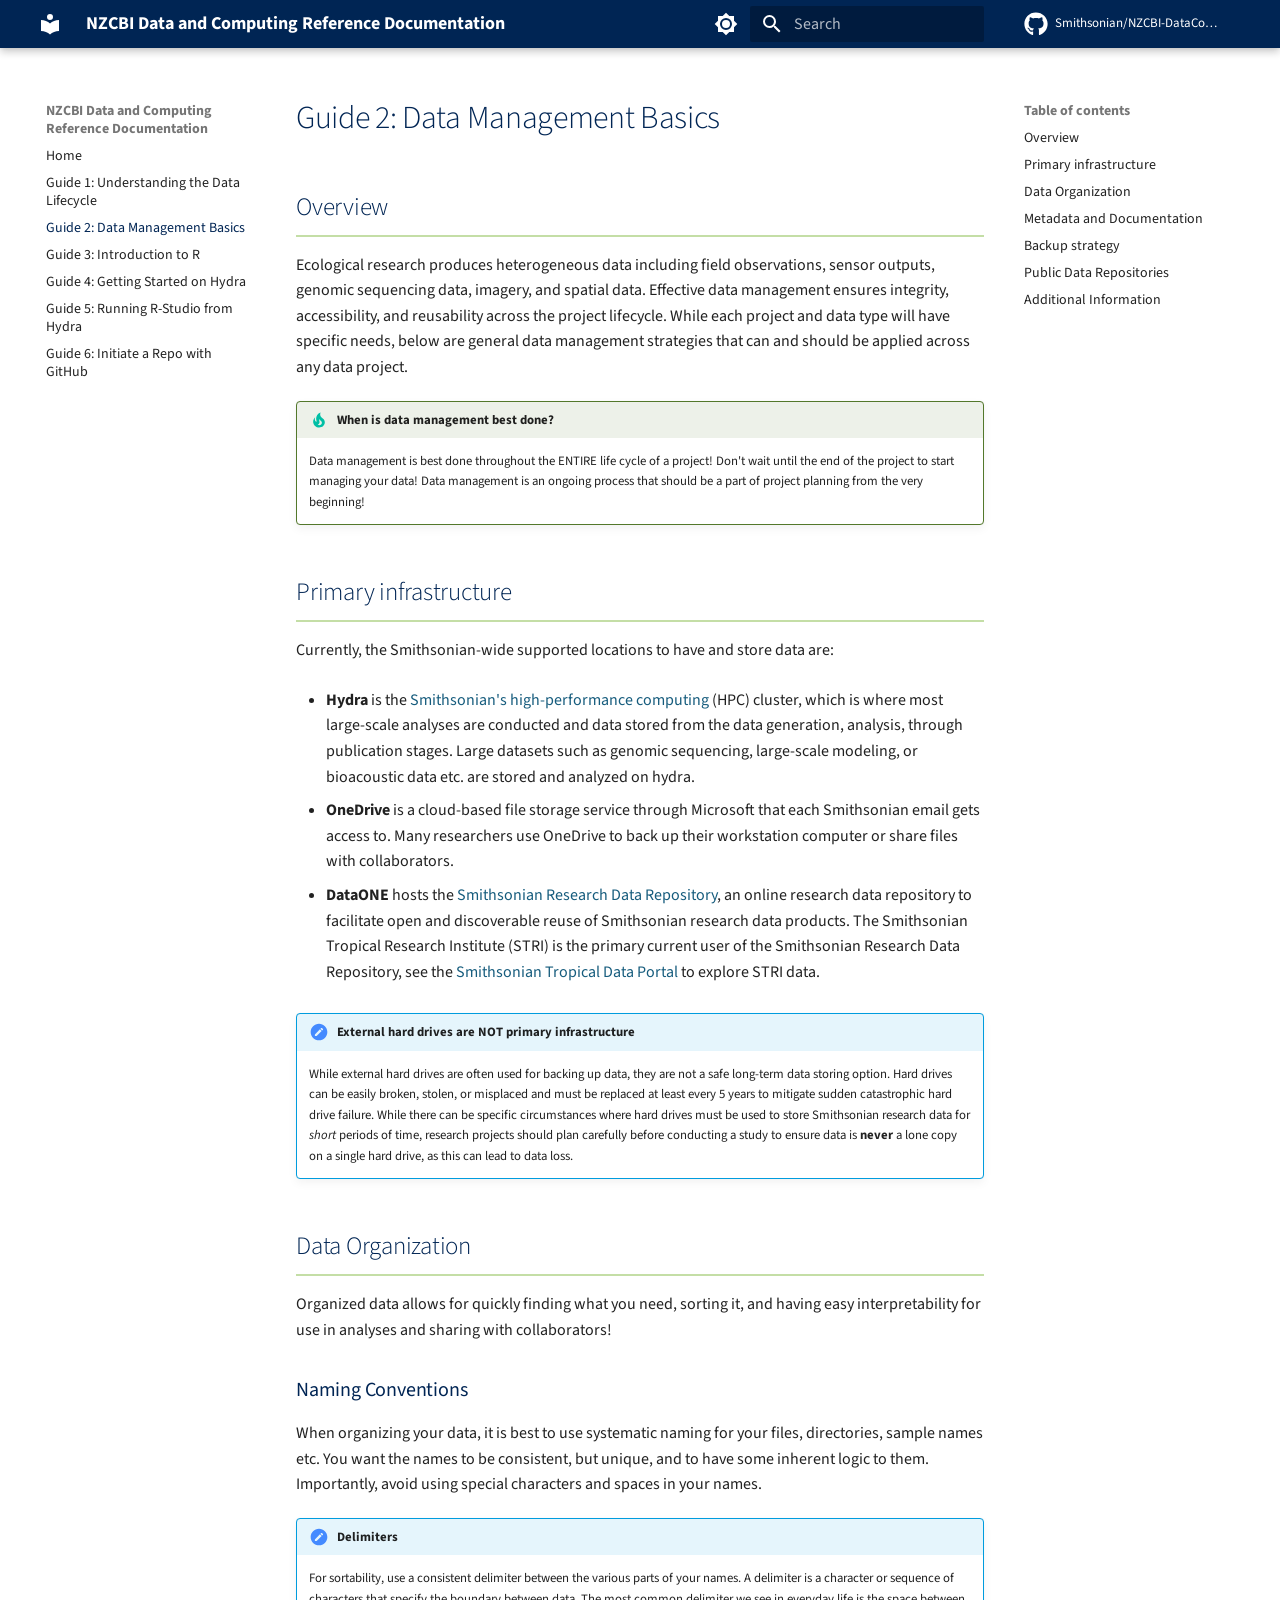
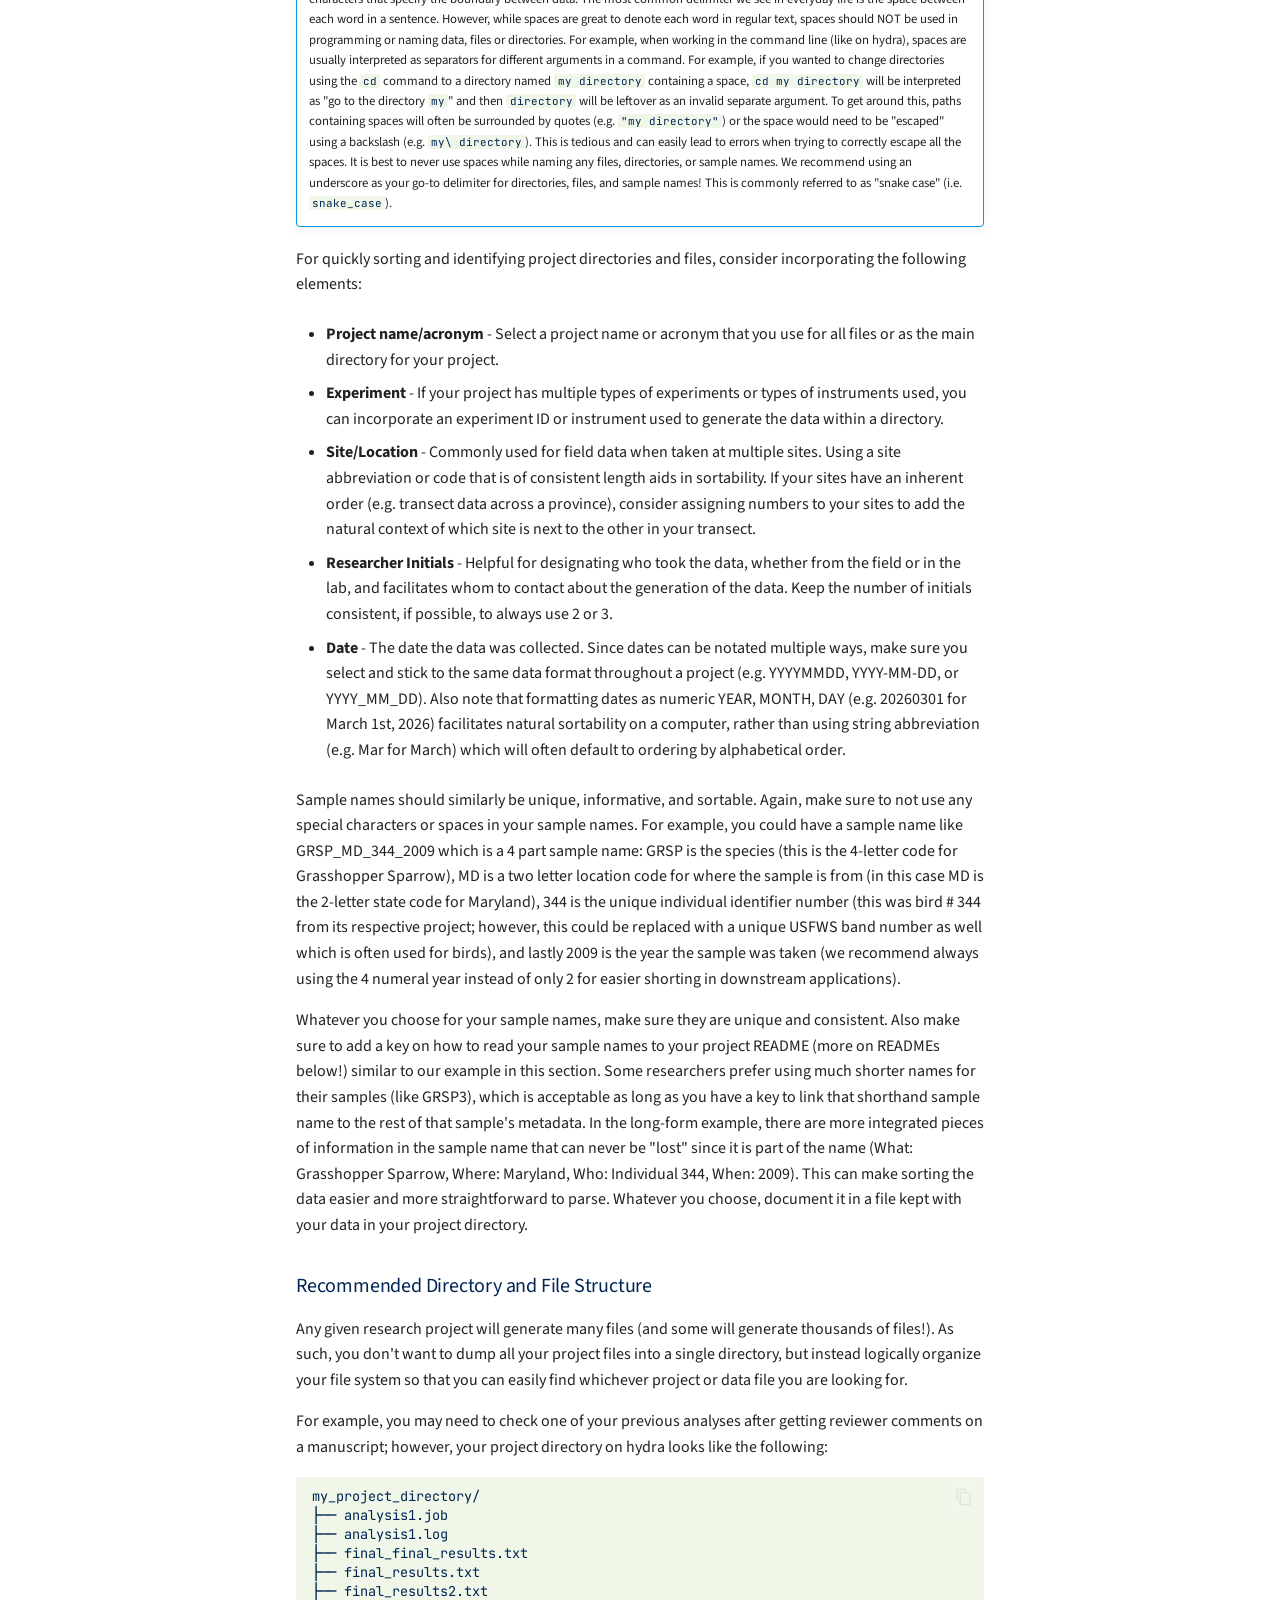
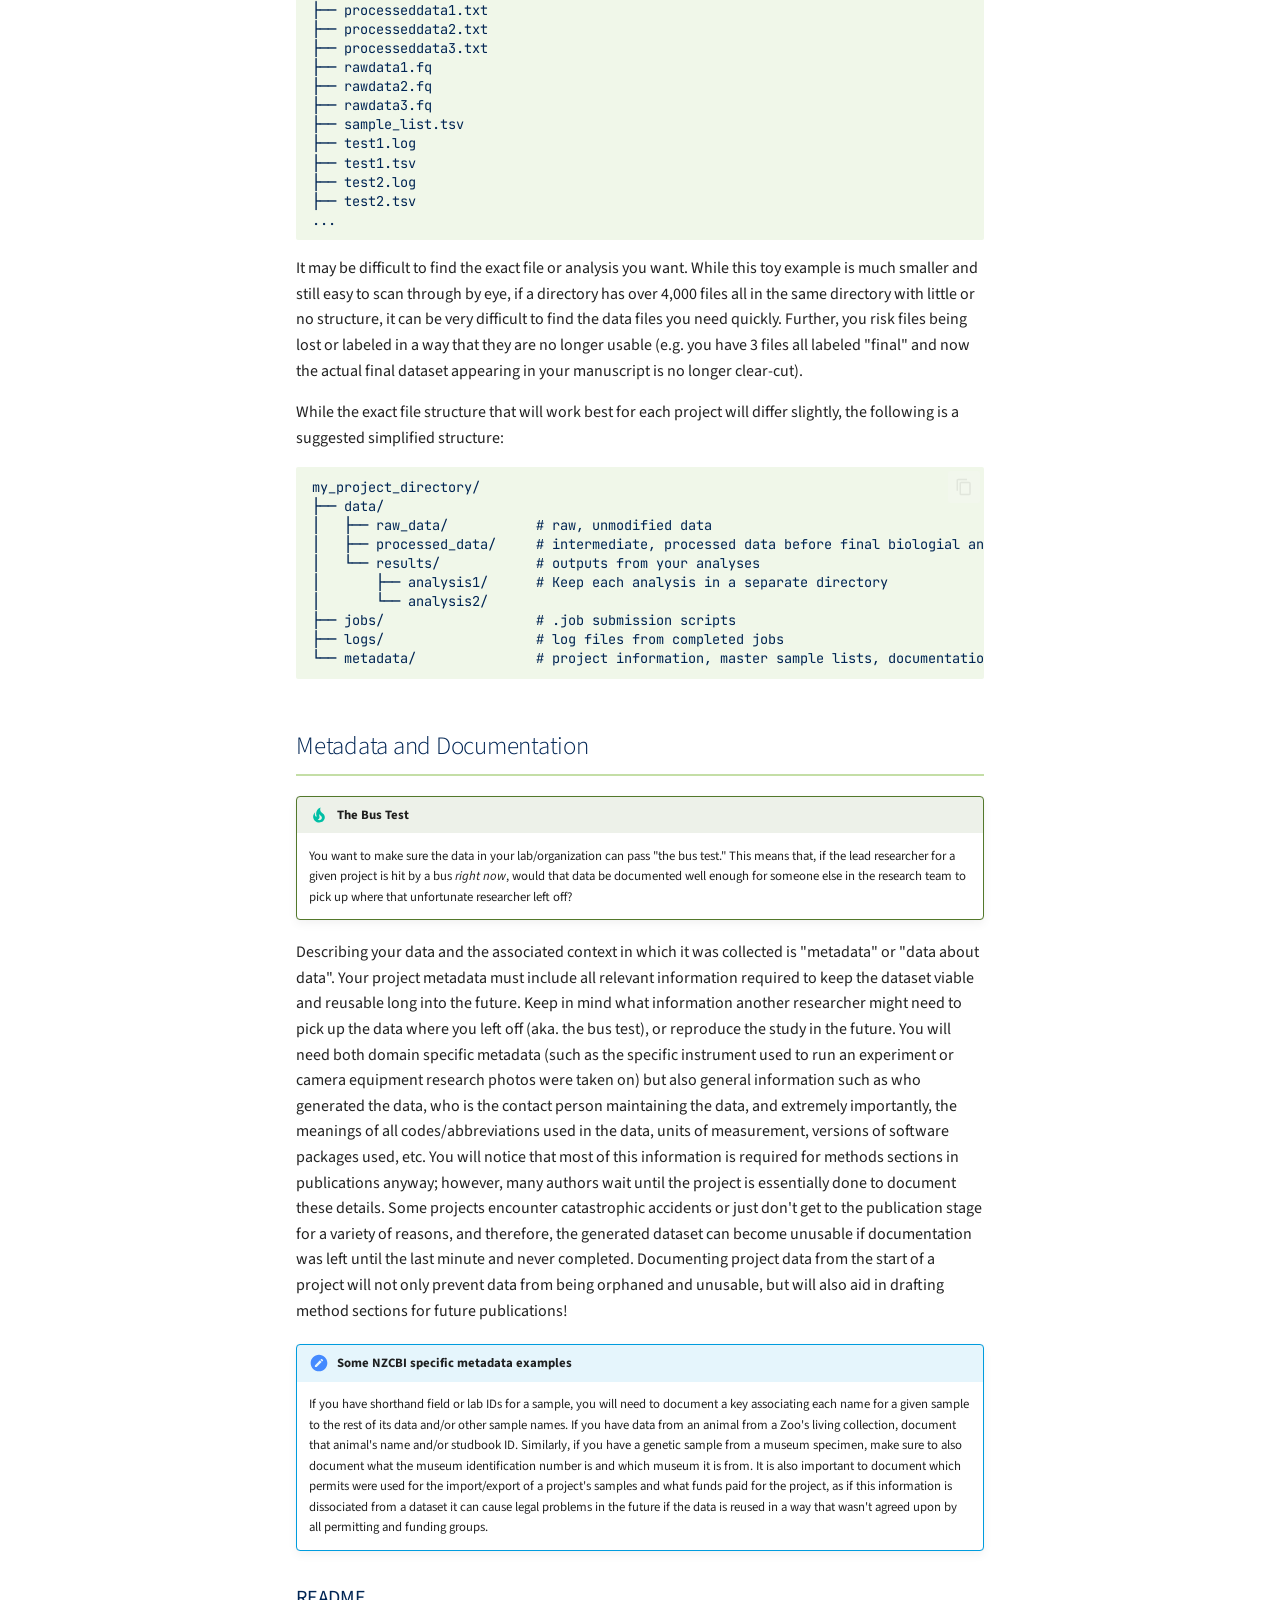
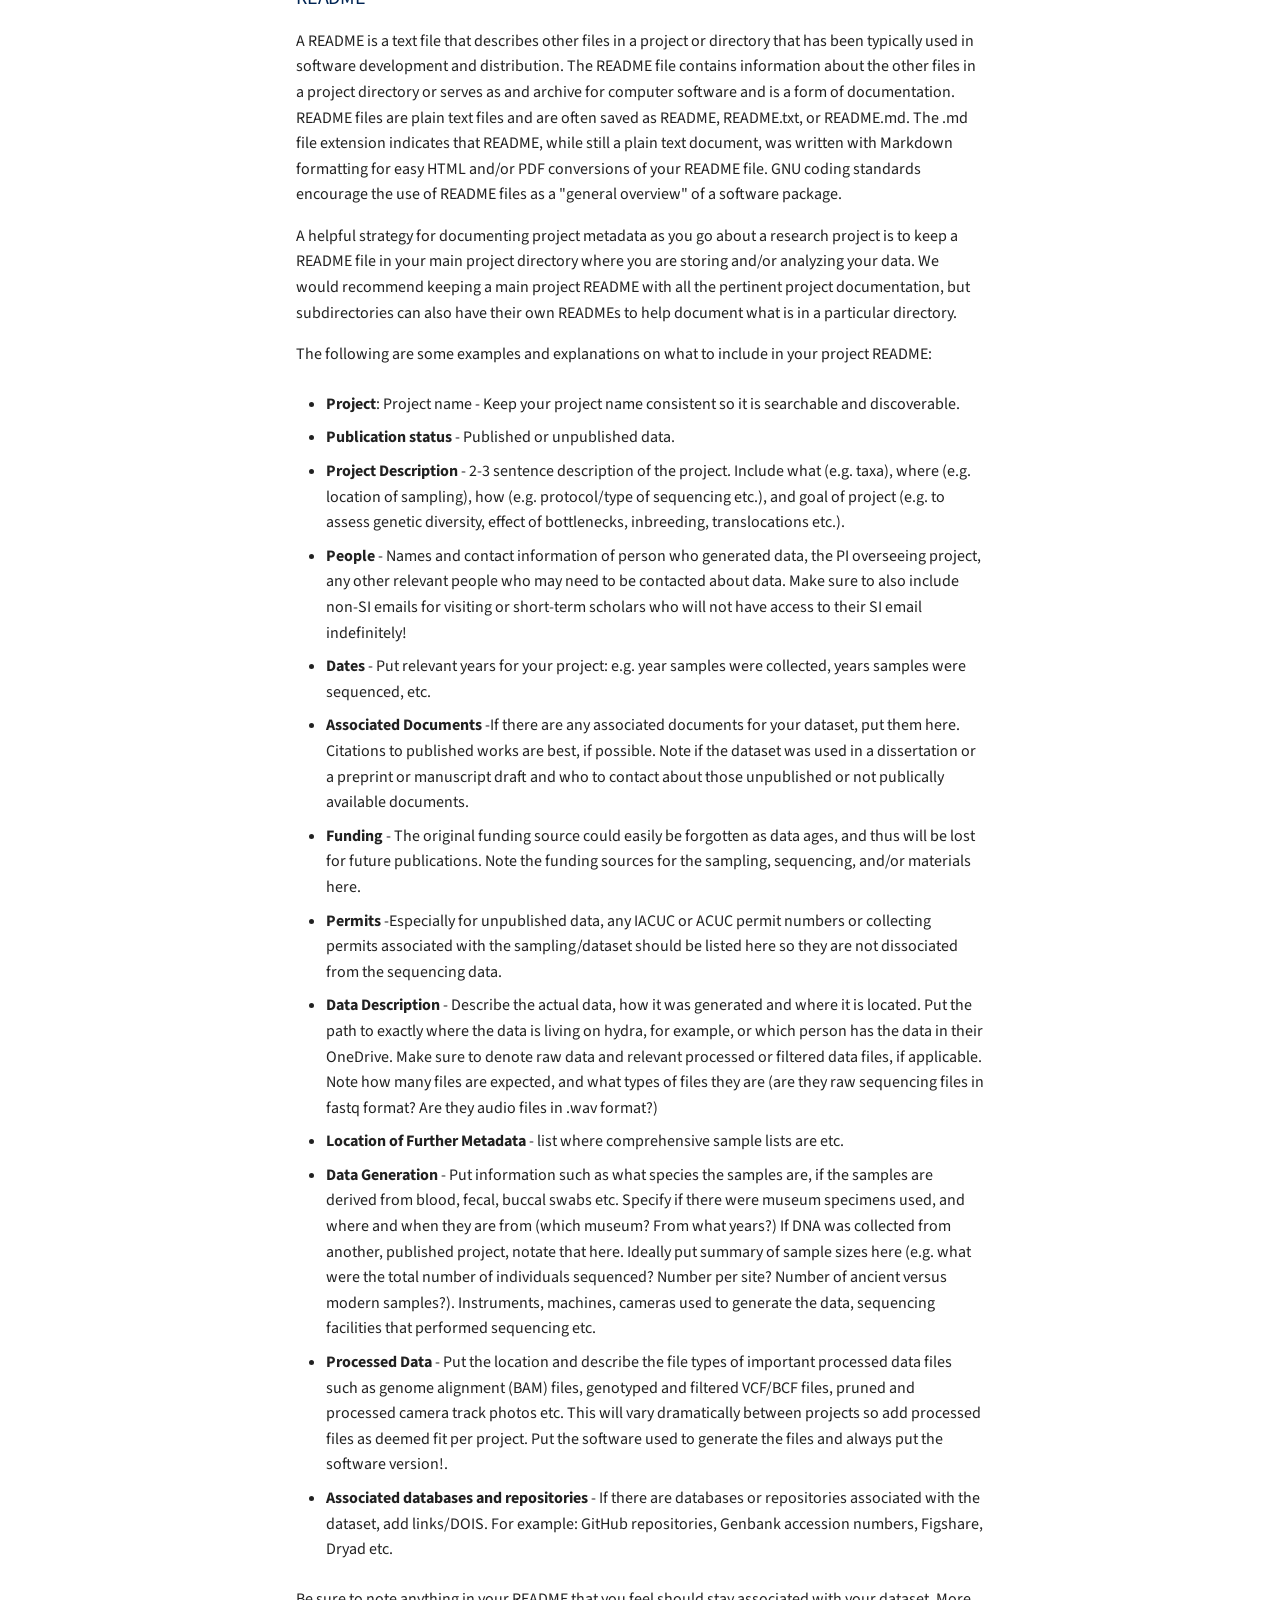
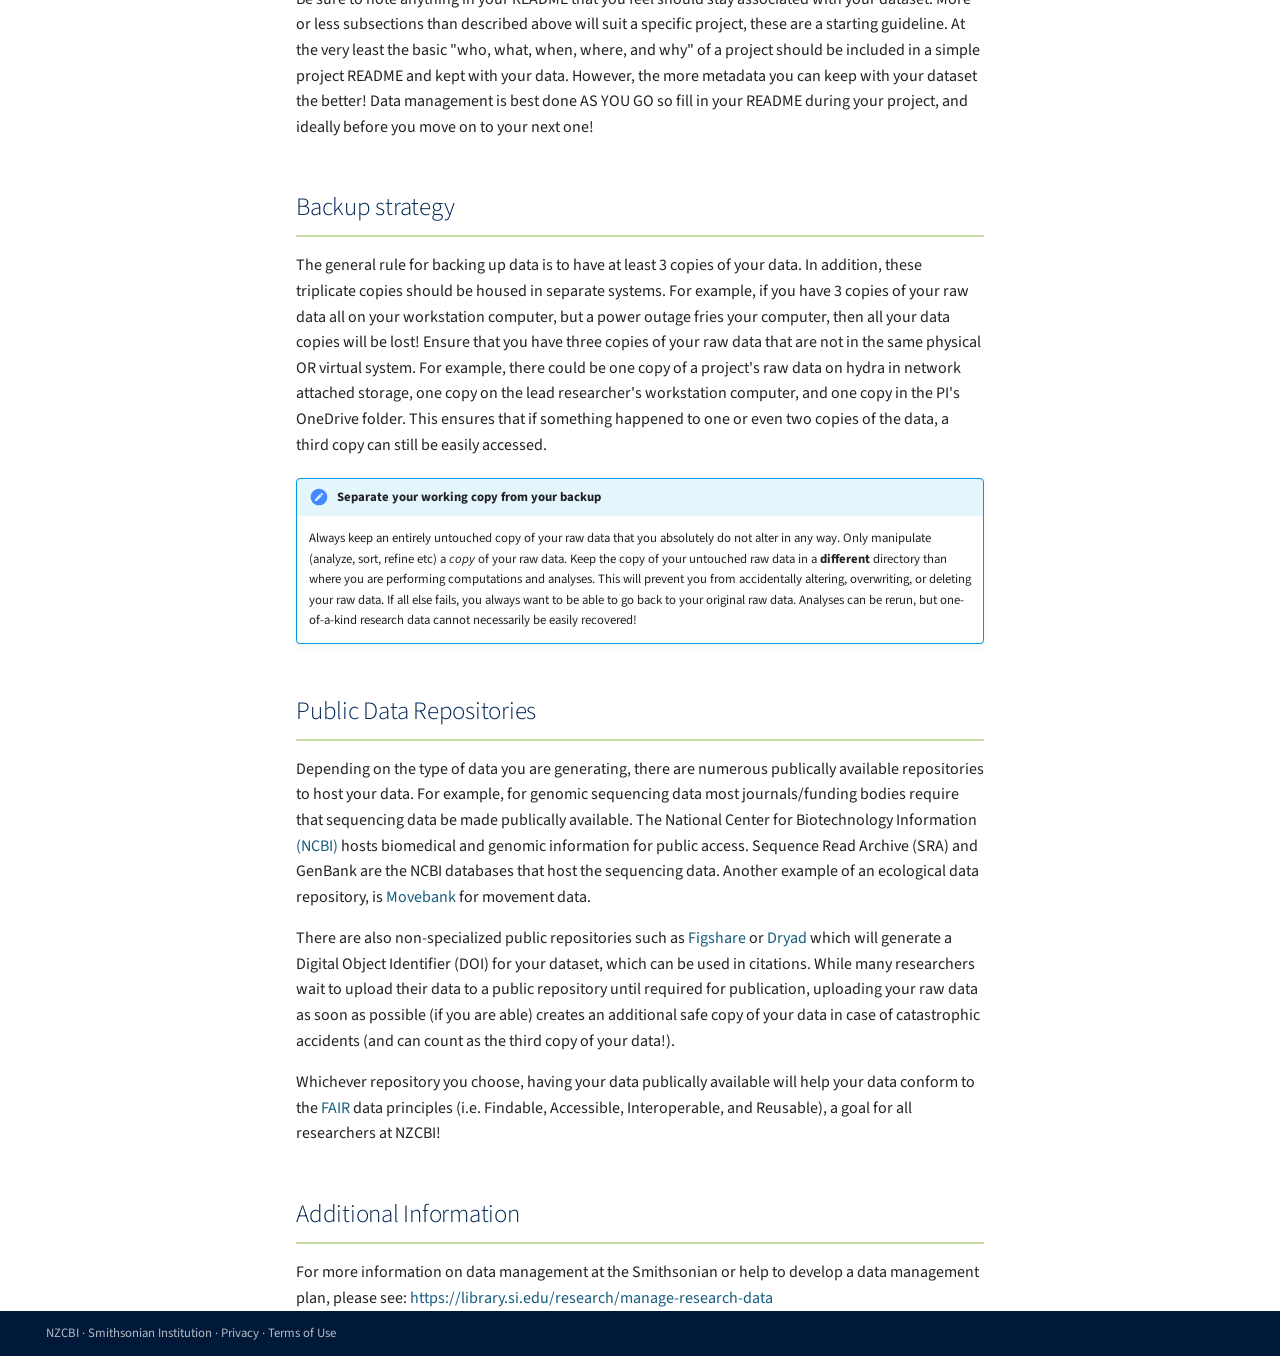
<file: data-management.html>
<!doctype html>
<html lang="en" class="no-js">
  <head>
    
      <meta charset="utf-8">
      <meta name="viewport" content="width=device-width,initial-scale=1">
      
        <meta name="description" content="Data management and computing reference documentation for researchers and staff at the Smithsonian's National Zoo and Conservation Biology Institute">
      
      
      
        <link rel="canonical" href="https://smithsonian.github.io/NZCBI-DataComputingDocs/data-management.html">
      
      
        <link rel="prev" href="data-lifecycle.html">
      
      
        <link rel="next" href="R-Intro.html">
      
      
        
      
      
      <link rel="icon" href="assets/images/favicon.png">
      <meta name="generator" content="mkdocs-1.6.1, mkdocs-material-9.8.0">
    
    
      
        <title>Guide 2: Data Management Basics - NZCBI Data and Computing Reference Documentation</title>
      
    
    
      <link rel="stylesheet" href="assets/stylesheets/main.57a0d79d.min.css">
      
        
        <link rel="stylesheet" href="assets/stylesheets/palette.fb2fffe2.min.css">
      
      


    
    
      
    
    
      
        
        
        <link rel="preconnect" href="https://fonts.gstatic.com" crossorigin>
        <link rel="stylesheet" href="https://fonts.googleapis.com/css?family=Source+Sans+Pro:300,300i,400,400i,700,700i%7CJetBrains+Mono:400,400i,700,700i&display=fallback">
        <style>:root{--md-text-font:"Source Sans Pro";--md-code-font:"JetBrains Mono"}</style>
      
    
    
      <link rel="stylesheet" href="stylesheets/extra.css">
    
    <script>__md_scope=new URL(".",location),__md_hash=e=>[...e].reduce(((e,_)=>(e<<5)-e+_.charCodeAt(0)),0),__md_get=(e,_=localStorage,t=__md_scope)=>JSON.parse(_.getItem(t.pathname+"."+e)),__md_set=(e,_,t=localStorage,a=__md_scope)=>{try{t.setItem(a.pathname+"."+e,JSON.stringify(_))}catch(e){}}</script>
    
      

    
    
  </head>
  
  
    
    
      
    
    
    
    
    <body dir="ltr" data-md-color-scheme="default" data-md-color-primary="custom" data-md-color-accent="custom">
  
    
    <input class="md-toggle" data-md-toggle="drawer" type="checkbox" id="__drawer" autocomplete="off">
    <input class="md-toggle" data-md-toggle="search" type="checkbox" id="__search" autocomplete="off">
    <label class="md-overlay" for="__drawer"></label>
    <div data-md-component="skip">
      
        
        <a href="#overview" class="md-skip">
          Skip to content
        </a>
      
    </div>
    <div data-md-component="announce">
      
    </div>
    
    
      

  

<header class="md-header md-header--shadow" data-md-component="header">
  <nav class="md-header__inner md-grid" aria-label="Header">
    <a href="index.html" title="NZCBI Data and Computing Reference Documentation" class="md-header__button md-logo" aria-label="NZCBI Data and Computing Reference Documentation" data-md-component="logo">
      
  
  <svg xmlns="http://www.w3.org/2000/svg" viewBox="0 0 24 24"><path d="M12 8a3 3 0 0 0 3-3 3 3 0 0 0-3-3 3 3 0 0 0-3 3 3 3 0 0 0 3 3m0 3.54C9.64 9.35 6.5 8 3 8v11c3.5 0 6.64 1.35 9 3.54 2.36-2.19 5.5-3.54 9-3.54V8c-3.5 0-6.64 1.35-9 3.54"/></svg>

    </a>
    <label class="md-header__button md-icon" for="__drawer">
      
      <svg xmlns="http://www.w3.org/2000/svg" viewBox="0 0 24 24"><path d="M3 6h18v2H3zm0 5h18v2H3zm0 5h18v2H3z"/></svg>
    </label>
    <div class="md-header__title" data-md-component="header-title">
      <div class="md-header__ellipsis">
        <div class="md-header__topic">
          <span class="md-ellipsis">
            NZCBI Data and Computing Reference Documentation
          </span>
        </div>
        <div class="md-header__topic" data-md-component="header-topic">
          <span class="md-ellipsis">
            
              Guide 2: Data Management Basics
            
          </span>
        </div>
      </div>
    </div>
    
      
        <form class="md-header__option" data-md-component="palette">
  
    
    
    
    <input class="md-option" data-md-color-media="" data-md-color-scheme="default" data-md-color-primary="custom" data-md-color-accent="custom"  aria-label="Switch to dark mode"  type="radio" name="__palette" id="__palette_0">
    
      <label class="md-header__button md-icon" title="Switch to dark mode" for="__palette_1" hidden>
        <svg xmlns="http://www.w3.org/2000/svg" viewBox="0 0 24 24"><path d="M12 8a4 4 0 0 0-4 4 4 4 0 0 0 4 4 4 4 0 0 0 4-4 4 4 0 0 0-4-4m0 10a6 6 0 0 1-6-6 6 6 0 0 1 6-6 6 6 0 0 1 6 6 6 6 0 0 1-6 6m8-9.31V4h-4.69L12 .69 8.69 4H4v4.69L.69 12 4 15.31V20h4.69L12 23.31 15.31 20H20v-4.69L23.31 12z"/></svg>
      </label>
    
  
    
    
    
    <input class="md-option" data-md-color-media="" data-md-color-scheme="slate" data-md-color-primary="custom" data-md-color-accent="custom"  aria-label="Switch to light mode"  type="radio" name="__palette" id="__palette_1">
    
      <label class="md-header__button md-icon" title="Switch to light mode" for="__palette_0" hidden>
        <svg xmlns="http://www.w3.org/2000/svg" viewBox="0 0 24 24"><path d="M12 18c-.89 0-1.74-.2-2.5-.55C11.56 16.5 13 14.42 13 12s-1.44-4.5-3.5-5.45C10.26 6.2 11.11 6 12 6a6 6 0 0 1 6 6 6 6 0 0 1-6 6m8-9.31V4h-4.69L12 .69 8.69 4H4v4.69L.69 12 4 15.31V20h4.69L12 23.31 15.31 20H20v-4.69L23.31 12z"/></svg>
      </label>
    
  
</form>
      
    
    
      <script>var palette=__md_get("__palette");if(palette&&palette.color){if("(prefers-color-scheme)"===palette.color.media){var media=matchMedia("(prefers-color-scheme: light)"),input=document.querySelector(media.matches?"[data-md-color-media='(prefers-color-scheme: light)']":"[data-md-color-media='(prefers-color-scheme: dark)']");palette.color.media=input.getAttribute("data-md-color-media"),palette.color.scheme=input.getAttribute("data-md-color-scheme"),palette.color.primary=input.getAttribute("data-md-color-primary"),palette.color.accent=input.getAttribute("data-md-color-accent")}for(var[key,value]of Object.entries(palette.color))document.body.setAttribute("data-md-color-"+key,value)}</script>
    
    
    
      
      
        <label class="md-header__button md-icon" for="__search">
          
          <svg xmlns="http://www.w3.org/2000/svg" viewBox="0 0 24 24"><path d="M9.5 3A6.5 6.5 0 0 1 16 9.5c0 1.61-.59 3.09-1.56 4.23l.27.27h.79l5 5-1.5 1.5-5-5v-.79l-.27-.27A6.52 6.52 0 0 1 9.5 16 6.5 6.5 0 0 1 3 9.5 6.5 6.5 0 0 1 9.5 3m0 2C7 5 5 7 5 9.5S7 14 9.5 14 14 12 14 9.5 12 5 9.5 5"/></svg>
        </label>
        <div class="md-search" data-md-component="search" role="dialog">
  <label class="md-search__overlay" for="__search"></label>
  <div class="md-search__inner" role="search">
    <form class="md-search__form" name="search">
      <input type="text" class="md-search__input" name="query" aria-label="Search" placeholder="Search" autocapitalize="off" autocorrect="off" autocomplete="off" spellcheck="false" data-md-component="search-query" required>
      <label class="md-search__icon md-icon" for="__search">
        
        <svg xmlns="http://www.w3.org/2000/svg" viewBox="0 0 24 24"><path d="M9.5 3A6.5 6.5 0 0 1 16 9.5c0 1.61-.59 3.09-1.56 4.23l.27.27h.79l5 5-1.5 1.5-5-5v-.79l-.27-.27A6.52 6.52 0 0 1 9.5 16 6.5 6.5 0 0 1 3 9.5 6.5 6.5 0 0 1 9.5 3m0 2C7 5 5 7 5 9.5S7 14 9.5 14 14 12 14 9.5 12 5 9.5 5"/></svg>
        
        <svg xmlns="http://www.w3.org/2000/svg" viewBox="0 0 24 24"><path d="M20 11v2H8l5.5 5.5-1.42 1.42L4.16 12l7.92-7.92L13.5 5.5 8 11z"/></svg>
      </label>
      <nav class="md-search__options" aria-label="Search">
        
        <button type="reset" class="md-search__icon md-icon" title="Clear" aria-label="Clear" tabindex="-1">
          
          <svg xmlns="http://www.w3.org/2000/svg" viewBox="0 0 24 24"><path d="M19 6.41 17.59 5 12 10.59 6.41 5 5 6.41 10.59 12 5 17.59 6.41 19 12 13.41 17.59 19 19 17.59 13.41 12z"/></svg>
        </button>
      </nav>
      
        <div class="md-search__suggest" data-md-component="search-suggest"></div>
      
    </form>
    <div class="md-search__output">
      <div class="md-search__scrollwrap" tabindex="0" data-md-scrollfix>
        <div class="md-search-result" data-md-component="search-result">
          <div class="md-search-result__meta">
            Initializing search
          </div>
          <ol class="md-search-result__list" role="presentation"></ol>
        </div>
      </div>
    </div>
  </div>
</div>
      
    
    
      <div class="md-header__source">
        <a href="https://github.com/Smithsonian/NZCBI-DataComputingDocs" title="Go to repository" class="md-source" data-md-component="source">
  <div class="md-source__icon md-icon">
    
    <svg xmlns="http://www.w3.org/2000/svg" viewBox="0 0 512 512"><!--! Font Awesome Free 7.1.0 by @fontawesome - https://fontawesome.com License - https://fontawesome.com/license/free (Icons: CC BY 4.0, Fonts: SIL OFL 1.1, Code: MIT License) Copyright 2025 Fonticons, Inc.--><path d="M173.9 397.4c0 2-2.3 3.6-5.2 3.6-3.3.3-5.6-1.3-5.6-3.6 0-2 2.3-3.6 5.2-3.6 3-.3 5.6 1.3 5.6 3.6m-31.1-4.5c-.7 2 1.3 4.3 4.3 4.9 2.6 1 5.6 0 6.2-2s-1.3-4.3-4.3-5.2c-2.6-.7-5.5.3-6.2 2.3m44.2-1.7c-2.9.7-4.9 2.6-4.6 4.9.3 2 2.9 3.3 5.9 2.6 2.9-.7 4.9-2.6 4.6-4.6-.3-1.9-3-3.2-5.9-2.9M252.8 8C114.1 8 8 113.3 8 252c0 110.9 69.8 205.8 169.5 239.2 12.8 2.3 17.3-5.6 17.3-12.1 0-6.2-.3-40.4-.3-61.4 0 0-70 15-84.7-29.8 0 0-11.4-29.1-27.8-36.6 0 0-22.9-15.7 1.6-15.4 0 0 24.9 2 38.6 25.8 21.9 38.6 58.6 27.5 72.9 20.9 2.3-16 8.8-27.1 16-33.7-55.9-6.2-112.3-14.3-112.3-110.5 0-27.5 7.6-41.3 23.6-58.9-2.6-6.5-11.1-33.3 2.6-67.9 20.9-6.5 69 27 69 27 20-5.6 41.5-8.5 62.8-8.5s42.8 2.9 62.8 8.5c0 0 48.1-33.6 69-27 13.7 34.7 5.2 61.4 2.6 67.9 16 17.7 25.8 31.5 25.8 58.9 0 96.5-58.9 104.2-114.8 110.5 9.2 7.9 17 22.9 17 46.4 0 33.7-.3 75.4-.3 83.6 0 6.5 4.6 14.4 17.3 12.1C436.2 457.8 504 362.9 504 252 504 113.3 391.5 8 252.8 8M105.2 352.9c-1.3 1-1 3.3.7 5.2 1.6 1.6 3.9 2.3 5.2 1 1.3-1 1-3.3-.7-5.2-1.6-1.6-3.9-2.3-5.2-1m-10.8-8.1c-.7 1.3.3 2.9 2.3 3.9 1.6 1 3.6.7 4.3-.7.7-1.3-.3-2.9-2.3-3.9-2-.6-3.6-.3-4.3.7m32.4 35.6c-1.6 1.3-1 4.3 1.3 6.2 2.3 2.3 5.2 2.6 6.5 1 1.3-1.3.7-4.3-1.3-6.2-2.2-2.3-5.2-2.6-6.5-1m-11.4-14.7c-1.6 1-1.6 3.6 0 5.9s4.3 3.3 5.6 2.3c1.6-1.3 1.6-3.9 0-6.2-1.4-2.3-4-3.3-5.6-2"/></svg>
  </div>
  <div class="md-source__repository">
    Smithsonian/NZCBI-DataComputingDocs
  </div>
</a>
      </div>
    
  </nav>
  
</header>
    
    <div class="md-container" data-md-component="container">
      
      
        
          
        
      
      <main class="md-main" data-md-component="main">
        <div class="md-main__inner md-grid">
          
            
              
              <div class="md-sidebar md-sidebar--primary" data-md-component="sidebar" data-md-type="navigation" >
                <div class="md-sidebar__scrollwrap">
                  <div class="md-sidebar__inner">
                    



<nav class="md-nav md-nav--primary" aria-label="Navigation" data-md-level="0">
  <label class="md-nav__title" for="__drawer">
    <a href="index.html" title="NZCBI Data and Computing Reference Documentation" class="md-nav__button md-logo" aria-label="NZCBI Data and Computing Reference Documentation" data-md-component="logo">
      
  
  <svg xmlns="http://www.w3.org/2000/svg" viewBox="0 0 24 24"><path d="M12 8a3 3 0 0 0 3-3 3 3 0 0 0-3-3 3 3 0 0 0-3 3 3 3 0 0 0 3 3m0 3.54C9.64 9.35 6.5 8 3 8v11c3.5 0 6.64 1.35 9 3.54 2.36-2.19 5.5-3.54 9-3.54V8c-3.5 0-6.64 1.35-9 3.54"/></svg>

    </a>
    NZCBI Data and Computing Reference Documentation
  </label>
  
    <div class="md-nav__source">
      <a href="https://github.com/Smithsonian/NZCBI-DataComputingDocs" title="Go to repository" class="md-source" data-md-component="source">
  <div class="md-source__icon md-icon">
    
    <svg xmlns="http://www.w3.org/2000/svg" viewBox="0 0 512 512"><!--! Font Awesome Free 7.1.0 by @fontawesome - https://fontawesome.com License - https://fontawesome.com/license/free (Icons: CC BY 4.0, Fonts: SIL OFL 1.1, Code: MIT License) Copyright 2025 Fonticons, Inc.--><path d="M173.9 397.4c0 2-2.3 3.6-5.2 3.6-3.3.3-5.6-1.3-5.6-3.6 0-2 2.3-3.6 5.2-3.6 3-.3 5.6 1.3 5.6 3.6m-31.1-4.5c-.7 2 1.3 4.3 4.3 4.9 2.6 1 5.6 0 6.2-2s-1.3-4.3-4.3-5.2c-2.6-.7-5.5.3-6.2 2.3m44.2-1.7c-2.9.7-4.9 2.6-4.6 4.9.3 2 2.9 3.3 5.9 2.6 2.9-.7 4.9-2.6 4.6-4.6-.3-1.9-3-3.2-5.9-2.9M252.8 8C114.1 8 8 113.3 8 252c0 110.9 69.8 205.8 169.5 239.2 12.8 2.3 17.3-5.6 17.3-12.1 0-6.2-.3-40.4-.3-61.4 0 0-70 15-84.7-29.8 0 0-11.4-29.1-27.8-36.6 0 0-22.9-15.7 1.6-15.4 0 0 24.9 2 38.6 25.8 21.9 38.6 58.6 27.5 72.9 20.9 2.3-16 8.8-27.1 16-33.7-55.9-6.2-112.3-14.3-112.3-110.5 0-27.5 7.6-41.3 23.6-58.9-2.6-6.5-11.1-33.3 2.6-67.9 20.9-6.5 69 27 69 27 20-5.6 41.5-8.5 62.8-8.5s42.8 2.9 62.8 8.5c0 0 48.1-33.6 69-27 13.7 34.7 5.2 61.4 2.6 67.9 16 17.7 25.8 31.5 25.8 58.9 0 96.5-58.9 104.2-114.8 110.5 9.2 7.9 17 22.9 17 46.4 0 33.7-.3 75.4-.3 83.6 0 6.5 4.6 14.4 17.3 12.1C436.2 457.8 504 362.9 504 252 504 113.3 391.5 8 252.8 8M105.2 352.9c-1.3 1-1 3.3.7 5.2 1.6 1.6 3.9 2.3 5.2 1 1.3-1 1-3.3-.7-5.2-1.6-1.6-3.9-2.3-5.2-1m-10.8-8.1c-.7 1.3.3 2.9 2.3 3.9 1.6 1 3.6.7 4.3-.7.7-1.3-.3-2.9-2.3-3.9-2-.6-3.6-.3-4.3.7m32.4 35.6c-1.6 1.3-1 4.3 1.3 6.2 2.3 2.3 5.2 2.6 6.5 1 1.3-1.3.7-4.3-1.3-6.2-2.2-2.3-5.2-2.6-6.5-1m-11.4-14.7c-1.6 1-1.6 3.6 0 5.9s4.3 3.3 5.6 2.3c1.6-1.3 1.6-3.9 0-6.2-1.4-2.3-4-3.3-5.6-2"/></svg>
  </div>
  <div class="md-source__repository">
    Smithsonian/NZCBI-DataComputingDocs
  </div>
</a>
    </div>
  
  <ul class="md-nav__list" data-md-scrollfix>
    
      
      
  
  
  
  
    <li class="md-nav__item">
      <a href="index.html" class="md-nav__link">
        
  
  
  <span class="md-ellipsis">
    
  
    Home
  

    
  </span>
  
  

      </a>
    </li>
  

    
      
      
  
  
  
  
    <li class="md-nav__item">
      <a href="data-lifecycle.html" class="md-nav__link">
        
  
  
  <span class="md-ellipsis">
    
  
    Guide 1: Understanding the Data Lifecycle
  

    
  </span>
  
  

      </a>
    </li>
  

    
      
      
  
  
    
  
  
  
    <li class="md-nav__item md-nav__item--active">
      
      <input class="md-nav__toggle md-toggle" type="checkbox" id="__toc">
      
      
      
        <label class="md-nav__link md-nav__link--active" for="__toc">
          
  
  
  <span class="md-ellipsis">
    
  
    Guide 2: Data Management Basics
  

    
  </span>
  
  

          <span class="md-nav__icon md-icon"></span>
        </label>
      
      <a href="data-management.html" class="md-nav__link md-nav__link--active">
        
  
  
  <span class="md-ellipsis">
    
  
    Guide 2: Data Management Basics
  

    
  </span>
  
  

      </a>
      
        

<nav class="md-nav md-nav--secondary" aria-label="Table of contents">
  
  
  
  
    <label class="md-nav__title" for="__toc">
      <span class="md-nav__icon md-icon"></span>
      Table of contents
    </label>
    <ul class="md-nav__list" data-md-component="toc" data-md-scrollfix>
      
        <li class="md-nav__item">
  <a href="#overview" class="md-nav__link">
    <span class="md-ellipsis">
      
        Overview
      
    </span>
  </a>
  
</li>
      
        <li class="md-nav__item">
  <a href="#primary-infrastructure" class="md-nav__link">
    <span class="md-ellipsis">
      
        Primary infrastructure
      
    </span>
  </a>
  
</li>
      
        <li class="md-nav__item">
  <a href="#data-organization" class="md-nav__link">
    <span class="md-ellipsis">
      
        Data Organization
      
    </span>
  </a>
  
</li>
      
        <li class="md-nav__item">
  <a href="#metadata-and-documentation" class="md-nav__link">
    <span class="md-ellipsis">
      
        Metadata and Documentation
      
    </span>
  </a>
  
</li>
      
        <li class="md-nav__item">
  <a href="#backup-strategy" class="md-nav__link">
    <span class="md-ellipsis">
      
        Backup strategy
      
    </span>
  </a>
  
</li>
      
        <li class="md-nav__item">
  <a href="#public-data-repositories" class="md-nav__link">
    <span class="md-ellipsis">
      
        Public Data Repositories
      
    </span>
  </a>
  
</li>
      
        <li class="md-nav__item">
  <a href="#additional-information" class="md-nav__link">
    <span class="md-ellipsis">
      
        Additional Information
      
    </span>
  </a>
  
</li>
      
    </ul>
  
</nav>
      
    </li>
  

    
      
      
  
  
  
  
    <li class="md-nav__item">
      <a href="R-Intro.html" class="md-nav__link">
        
  
  
  <span class="md-ellipsis">
    
  
    Guide 3: Introduction to R
  

    
  </span>
  
  

      </a>
    </li>
  

    
      
      
  
  
  
  
    <li class="md-nav__item">
      <a href="hydra.html" class="md-nav__link">
        
  
  
  <span class="md-ellipsis">
    
  
    Guide 4: Getting Started on Hydra
  

    
  </span>
  
  

      </a>
    </li>
  

    
      
      
  
  
  
  
    <li class="md-nav__item">
      <a href="RStudio-Hydra.html" class="md-nav__link">
        
  
  
  <span class="md-ellipsis">
    
  
    Guide 5: Running R-Studio from Hydra
  

    
  </span>
  
  

      </a>
    </li>
  

    
      
      
  
  
  
  
    <li class="md-nav__item">
      <a href="github.html" class="md-nav__link">
        
  
  
  <span class="md-ellipsis">
    
  
    Guide 6: Initiate a Repo with GitHub
  

    
  </span>
  
  

      </a>
    </li>
  

    
  </ul>
</nav>
                  </div>
                </div>
              </div>
            
            
              
              <div class="md-sidebar md-sidebar--secondary" data-md-component="sidebar" data-md-type="toc" >
                <div class="md-sidebar__scrollwrap">
                  <div class="md-sidebar__inner">
                    

<nav class="md-nav md-nav--secondary" aria-label="Table of contents">
  
  
  
  
    <label class="md-nav__title" for="__toc">
      <span class="md-nav__icon md-icon"></span>
      Table of contents
    </label>
    <ul class="md-nav__list" data-md-component="toc" data-md-scrollfix>
      
        <li class="md-nav__item">
  <a href="#overview" class="md-nav__link">
    <span class="md-ellipsis">
      
        Overview
      
    </span>
  </a>
  
</li>
      
        <li class="md-nav__item">
  <a href="#primary-infrastructure" class="md-nav__link">
    <span class="md-ellipsis">
      
        Primary infrastructure
      
    </span>
  </a>
  
</li>
      
        <li class="md-nav__item">
  <a href="#data-organization" class="md-nav__link">
    <span class="md-ellipsis">
      
        Data Organization
      
    </span>
  </a>
  
</li>
      
        <li class="md-nav__item">
  <a href="#metadata-and-documentation" class="md-nav__link">
    <span class="md-ellipsis">
      
        Metadata and Documentation
      
    </span>
  </a>
  
</li>
      
        <li class="md-nav__item">
  <a href="#backup-strategy" class="md-nav__link">
    <span class="md-ellipsis">
      
        Backup strategy
      
    </span>
  </a>
  
</li>
      
        <li class="md-nav__item">
  <a href="#public-data-repositories" class="md-nav__link">
    <span class="md-ellipsis">
      
        Public Data Repositories
      
    </span>
  </a>
  
</li>
      
        <li class="md-nav__item">
  <a href="#additional-information" class="md-nav__link">
    <span class="md-ellipsis">
      
        Additional Information
      
    </span>
  </a>
  
</li>
      
    </ul>
  
</nav>
                  </div>
                </div>
              </div>
            
          
          
            <div class="md-content" data-md-component="content">
              
              <article class="md-content__inner md-typeset">
                
                  


  
  


  <h1>Guide 2: Data Management Basics</h1>

<h2 id="overview">Overview</h2>
<p>Ecological research produces heterogeneous data including field observations, sensor outputs, genomic sequencing data, imagery, and spatial data. Effective data management ensures integrity, accessibility, and reusability across the project lifecycle. While each project and data type will have specific needs, below are general data management strategies that can and should be applied across any data project.</p>
<div class="admonition tip">
<p class="admonition-title">When is data management best done?</p>
<p>Data management is best done throughout the ENTIRE life cycle of a project! Don't wait until the end of the project to start managing your data! Data management is an ongoing process that should be a part of project planning from the very beginning!</p>
</div>
<h2 id="primary-infrastructure">Primary infrastructure</h2>
<p>Currently, the Smithsonian-wide supported locations to have and store data are:</p>
<ul>
<li>
<p><strong>Hydra</strong> is the <a href="https://confluence.si.edu/spaces/HPC/pages/163152211/High+Performance+Computing">Smithsonian's high-performance computing</a> (HPC) cluster, which is where most large-scale analyses are conducted and data stored from the data generation, analysis, through publication stages. Large datasets such as genomic sequencing, large-scale modeling, or bioacoustic data etc. are stored and analyzed on hydra.</p>
</li>
<li>
<p><strong>OneDrive</strong> is a cloud-based file storage service through Microsoft that each Smithsonian email gets access to. Many researchers use OneDrive to back up their workstation computer or share files with collaborators.</p>
</li>
<li>
<p><strong>DataONE</strong> hosts the <a href="https://smithsonian.dataone.org/">Smithsonian Research Data Repository</a>, an online research data repository to facilitate open and discoverable reuse of Smithsonian research data products. The Smithsonian Tropical Research Institute (STRI) is the primary current user of the Smithsonian Research Data Repository, see the <a href="https://smithsonian.dataone.org/portals/tropical">Smithsonian Tropical Data Portal</a> to explore STRI data.</p>
</li>
</ul>
<div class="admonition note">
<p class="admonition-title">External hard drives are NOT primary infrastructure</p>
<p>While external hard drives are often used for backing up data, they are not a safe long-term data storing option. Hard drives can be easily broken, stolen, or misplaced and must be replaced at least every 5 years to mitigate sudden catastrophic hard drive failure. While there can be specific circumstances where hard drives must be used to store Smithsonian research data for <em>short</em> periods of time, research projects should plan carefully before conducting a study to ensure data is <strong>never</strong> a lone copy on a single hard drive, as this can lead to data loss.</p>
</div>
<h2 id="data-organization">Data Organization</h2>
<p>Organized data allows for quickly finding what you need, sorting it, and having easy interpretability for use in analyses and sharing with collaborators!</p>
<h3 id="naming-conventions">Naming Conventions</h3>
<p>When organizing your data, it is best to use systematic naming for your files, directories, sample names etc. You want the names to be consistent, but unique, and to have some inherent logic to them. Importantly, avoid using special characters and spaces in your names.</p>
<div class="admonition note">
<p class="admonition-title">Delimiters</p>
<p>For sortability, use a consistent delimiter between the various parts of your names. A delimiter is a character or sequence of characters that specify the boundary between data. The most common delimiter we see in everyday life is the space between each word in a sentence. However, while spaces are great to denote each word in regular text, spaces should NOT be used in programming or naming data, files or directories. For example, when working in the command line (like on hydra), spaces are usually interpreted as separators for different arguments in a command. For example, if you wanted to change directories using the <code>cd</code> command to a directory named <code>my directory</code> containing a space, <code>cd my directory</code> will be interpreted as "go to the directory <code>my</code>" and then <code>directory</code> will be leftover as an invalid separate argument. To get around this, paths containing spaces will often be surrounded by quotes (e.g. <code>"my directory"</code>) or the space would need to be "escaped" using a backslash (e.g. <code>my\ directory</code>). This is tedious and can easily lead to errors when trying to correctly escape all the spaces. It is best to never use spaces while naming any files, directories, or sample names. We recommend using an underscore as your go-to delimiter for directories, files, and sample names! This is commonly referred to as "snake case" (i.e. <code>snake_case</code>).</p>
</div>
<p>For quickly sorting and identifying project directories and files, consider incorporating the following elements:</p>
<ul>
<li>
<p><strong>Project name/acronym</strong> - Select a project name or acronym that you use for all files or as the main directory for your project.</p>
</li>
<li>
<p><strong>Experiment</strong> - If your project has multiple types of experiments or types of instruments used, you can incorporate an experiment ID or instrument used to generate the data within a directory.</p>
</li>
<li>
<p><strong>Site/Location</strong> - Commonly used for field data when taken at multiple sites. Using a site abbreviation or code that is of consistent length aids in sortability. If your sites have an inherent order (e.g. transect data across a province), consider assigning numbers to your sites to add the natural context of which site is next to the other in your transect.</p>
</li>
<li>
<p><strong>Researcher Initials</strong> - Helpful for designating who took the data, whether from the field or in the lab, and facilitates whom to contact about the generation of the data. Keep the number of initials consistent, if possible, to always use 2 or 3.</p>
</li>
<li>
<p><strong>Date</strong> - The date the data was collected. Since dates can be notated multiple ways, make sure you select and stick to the same data format throughout a project (e.g. YYYYMMDD, YYYY-MM-DD, or YYYY_MM_DD). Also note that formatting dates as numeric YEAR, MONTH, DAY (e.g. 20260301 for March 1st, 2026) facilitates natural sortability on a computer, rather than using string abbreviation (e.g. Mar for March) which will often default to ordering by alphabetical order.</p>
</li>
</ul>
<p>Sample names should similarly be unique, informative, and sortable. Again, make sure to not use any special characters or spaces in your sample names. For example, you could have a sample name like GRSP_MD_344_2009 which is a 4 part sample name: GRSP is the species (this is the 4-letter code for Grasshopper Sparrow), MD is a two letter location code for where the sample is from (in this case MD is the 2-letter state code for Maryland), 344 is the unique individual identifier number (this was bird # 344 from its respective project; however, this could be replaced with a unique USFWS band number as well which is often used for birds), and lastly 2009 is the year the sample was taken (we recommend always using the 4 numeral year instead of only 2 for easier shorting in downstream applications).</p>
<p>Whatever you choose for your sample names, make sure they are unique and consistent. Also make sure to add a key on how to read your sample names to your project README (more on READMEs below!) similar to our example in this section. Some researchers prefer using much shorter names for their samples (like GRSP3), which is acceptable as long as you have a key to link that shorthand sample name to the rest of that sample's metadata. In the long-form example, there are more integrated pieces of information in the sample name that can never be "lost" since it is part of the name (What: Grasshopper Sparrow, Where: Maryland, Who: Individual 344, When: 2009). This can make sorting the data easier and more straightforward to parse. Whatever you choose, document it in a file kept with your data in your project directory.</p>
<h3 id="recommended-directory-and-file-structure">Recommended Directory and File Structure</h3>
<p>Any given research project will generate many files (and some will generate thousands of files!). As such, you don't want to dump all your project files into a single directory, but instead logically organize your file system so that you can easily find whichever project or data file you are looking for.</p>
<p>For example, you may need to check one of your previous analyses after getting reviewer comments on a manuscript; however, your project directory on hydra looks like the following:</p>
<div class="highlight"><pre><span></span><code><a id="__codelineno-0-1" name="__codelineno-0-1" href="#__codelineno-0-1"></a>my_project_directory/
<a id="__codelineno-0-2" name="__codelineno-0-2" href="#__codelineno-0-2"></a>├── analysis1.job
<a id="__codelineno-0-3" name="__codelineno-0-3" href="#__codelineno-0-3"></a>├── analysis1.log
<a id="__codelineno-0-4" name="__codelineno-0-4" href="#__codelineno-0-4"></a>├── final_final_results.txt
<a id="__codelineno-0-5" name="__codelineno-0-5" href="#__codelineno-0-5"></a>├── final_results.txt
<a id="__codelineno-0-6" name="__codelineno-0-6" href="#__codelineno-0-6"></a>├── final_results2.txt
<a id="__codelineno-0-7" name="__codelineno-0-7" href="#__codelineno-0-7"></a>├── processeddata1.txt
<a id="__codelineno-0-8" name="__codelineno-0-8" href="#__codelineno-0-8"></a>├── processeddata2.txt
<a id="__codelineno-0-9" name="__codelineno-0-9" href="#__codelineno-0-9"></a>├── processeddata3.txt
<a id="__codelineno-0-10" name="__codelineno-0-10" href="#__codelineno-0-10"></a>├── rawdata1.fq
<a id="__codelineno-0-11" name="__codelineno-0-11" href="#__codelineno-0-11"></a>├── rawdata2.fq
<a id="__codelineno-0-12" name="__codelineno-0-12" href="#__codelineno-0-12"></a>├── rawdata3.fq
<a id="__codelineno-0-13" name="__codelineno-0-13" href="#__codelineno-0-13"></a>├── sample_list.tsv
<a id="__codelineno-0-14" name="__codelineno-0-14" href="#__codelineno-0-14"></a>├── test1.log
<a id="__codelineno-0-15" name="__codelineno-0-15" href="#__codelineno-0-15"></a>├── test1.tsv
<a id="__codelineno-0-16" name="__codelineno-0-16" href="#__codelineno-0-16"></a>├── test2.log
<a id="__codelineno-0-17" name="__codelineno-0-17" href="#__codelineno-0-17"></a>├── test2.tsv
<a id="__codelineno-0-18" name="__codelineno-0-18" href="#__codelineno-0-18"></a>...
</code></pre></div>
<p>It may be difficult to find the exact file or analysis you want. While this toy example is much smaller and still easy to scan through by eye, if a directory has over 4,000 files all in the same directory with little or no structure, it can be very difficult to find the data files you need quickly. Further, you risk files being lost or labeled in a way that they are no longer usable (e.g. you have 3 files all labeled "final" and now the actual final dataset appearing in your manuscript is no longer clear-cut).</p>
<p>While the exact file structure that will work best for each project will differ slightly, the following is a suggested simplified structure:</p>
<div class="highlight"><pre><span></span><code><a id="__codelineno-1-1" name="__codelineno-1-1" href="#__codelineno-1-1"></a>my_project_directory/
<a id="__codelineno-1-2" name="__codelineno-1-2" href="#__codelineno-1-2"></a>├── data/
<a id="__codelineno-1-3" name="__codelineno-1-3" href="#__codelineno-1-3"></a>│   ├── raw_data/           # raw, unmodified data
<a id="__codelineno-1-4" name="__codelineno-1-4" href="#__codelineno-1-4"></a>│   ├── processed_data/     # intermediate, processed data before final biologial analyses
<a id="__codelineno-1-5" name="__codelineno-1-5" href="#__codelineno-1-5"></a>│   └── results/            # outputs from your analyses
<a id="__codelineno-1-6" name="__codelineno-1-6" href="#__codelineno-1-6"></a>│       ├── analysis1/      # Keep each analysis in a separate directory
<a id="__codelineno-1-7" name="__codelineno-1-7" href="#__codelineno-1-7"></a>│       └── analysis2/
<a id="__codelineno-1-8" name="__codelineno-1-8" href="#__codelineno-1-8"></a>├── jobs/                   # .job submission scripts
<a id="__codelineno-1-9" name="__codelineno-1-9" href="#__codelineno-1-9"></a>├── logs/                   # log files from completed jobs
<a id="__codelineno-1-10" name="__codelineno-1-10" href="#__codelineno-1-10"></a>└── metadata/               # project information, master sample lists, documentation etc.
</code></pre></div>
<h2 id="metadata-and-documentation">Metadata and Documentation</h2>
<div class="admonition tip">
<p class="admonition-title">The Bus Test</p>
<p>You want to make sure the data in your lab/organization can pass "the bus test." This means that, if the lead researcher for a given project is hit by a bus <em>right now</em>, would that data be documented well enough for someone else in the research team to pick up where that unfortunate researcher left off?</p>
</div>
<p>Describing your data and the associated context in which it was collected is "metadata" or "data about data". Your project metadata must include all relevant information required to keep the dataset viable and reusable long into the future. Keep in mind what information another researcher might need to pick up the data where you left off (aka. the bus test), or reproduce the study in the future. You will need both domain specific metadata (such as the specific instrument used to run an experiment or camera equipment research photos were taken on) but also general information such as who generated the data, who is the contact person maintaining the data, and extremely importantly, the meanings of all codes/abbreviations used in the data, units of measurement, versions of software packages used, etc. You will notice that most of this information is required for methods sections in publications anyway; however, many authors wait until the project is essentially done to document these details. Some projects encounter catastrophic accidents or just don't get to the publication stage for a variety of reasons, and therefore, the generated dataset can become unusable if documentation was left until the last minute and never completed. Documenting project data from the start of a project will not only prevent data from being orphaned and unusable, but will also aid in drafting method sections for future publications!</p>
<div class="admonition note">
<p class="admonition-title">Some NZCBI specific metadata examples</p>
<p>If you have shorthand field or lab IDs for a sample, you will need to document a key associating each name for a given sample to the rest of its data and/or other sample names. If you have data from an animal from a Zoo's living collection, document that animal's name and/or studbook ID. Similarly, if you have a genetic sample from a museum specimen, make sure to also document what the museum identification number is and which museum it is from. It is also important to document which permits were used for the import/export of a project's samples and what funds paid for the project, as if this information is dissociated from a dataset it can cause legal problems in the future if the data is reused in a way that wasn't agreed upon by all permitting and funding groups.</p>
</div>
<h3 id="readme">README</h3>
<p>A README is a text file that describes other files in a project or directory that has been typically used in software development and distribution. The README file contains information about the other files in a project directory or serves as and archive for computer software and is a form of documentation. README files are plain text files and are often saved as README, README.txt, or README.md. The .md file extension indicates that README, while still a plain text document, was written with Markdown formatting for easy HTML and/or PDF conversions of your README file. GNU coding standards encourage the use of README files as a "general overview" of a software package.</p>
<p>A helpful strategy for documenting project metadata as you go about a research project is to keep a README file in your main project directory where you are storing and/or analyzing your data. We would recommend keeping a main project README with all the pertinent project documentation, but subdirectories can also have their own READMEs to help document what is in a particular directory.</p>
<p>The following are some examples and explanations on what to include in your project README:</p>
<ul>
<li>
<p><strong>Project</strong>: Project name - Keep your project name consistent so it is searchable and discoverable.</p>
</li>
<li>
<p><strong>Publication status</strong> - Published or unpublished data.</p>
</li>
<li>
<p><strong>Project Description</strong> - 2-3 sentence description of the project. Include what (e.g. taxa), where (e.g. location of sampling), how (e.g. protocol/type of sequencing etc.), and goal of project (e.g. to assess genetic diversity, effect of bottlenecks, inbreeding, translocations etc.).</p>
</li>
<li>
<p><strong>People</strong> - Names and contact information of person who generated data, the PI overseeing project, any other relevant people who may need to be contacted about data. Make sure to also include non-SI emails for visiting or short-term scholars who will not have access to their SI email indefinitely!</p>
</li>
<li>
<p><strong>Dates</strong> - Put relevant years for your project: e.g. year samples were collected, years samples were sequenced, etc.</p>
</li>
<li>
<p><strong>Associated Documents</strong> -If there are any associated documents for your dataset, put them here. Citations to published works are best, if possible. Note if the dataset was used in a dissertation or a preprint or manuscript draft and who to contact about those unpublished or not publically available documents.</p>
</li>
<li>
<p><strong>Funding</strong> - The original funding source could easily be forgotten as data ages, and thus will be lost for future publications. Note the funding sources for the sampling, sequencing, and/or materials here.</p>
</li>
<li>
<p><strong>Permits</strong> -Especially for unpublished data, any IACUC or ACUC permit numbers or collecting permits associated with the sampling/dataset should be listed here so they are not dissociated from the sequencing data.</p>
</li>
<li>
<p><strong>Data Description</strong> - Describe the actual data, how it was generated and where it is located. Put the path to exactly where the data is living on hydra, for example, or which person has the data in their OneDrive. Make sure to denote raw data and relevant processed or filtered data files, if applicable. Note how many files are expected, and what types of files they are (are they raw sequencing files in fastq format? Are they audio files in .wav format?)</p>
</li>
<li>
<p><strong>Location of Further Metadata</strong> - list where comprehensive sample lists are etc.</p>
</li>
<li>
<p><strong>Data Generation</strong> - Put information such as what species the samples are, if the samples are derived from blood, fecal, buccal swabs etc. Specify if there were museum specimens used, and where and when they are from (which museum? From what years?) If DNA was collected from another, published project, notate that here. Ideally put summary of sample sizes here (e.g. what were the total number of individuals sequenced? Number per site? Number of ancient versus modern samples?). Instruments, machines, cameras used to generate the data, sequencing facilities that performed sequencing etc.</p>
</li>
<li>
<p><strong>Processed Data</strong> - Put the location and describe the file types of important processed data files such as genome alignment (BAM) files, genotyped and filtered VCF/BCF files, pruned and processed camera track photos etc. This will vary dramatically between projects so add processed files as deemed fit per project. Put the software used to generate the files and always put the software version!.</p>
</li>
<li>
<p><strong>Associated databases and repositories</strong> - If there are databases or repositories associated with the dataset, add links/DOIS. For example: GitHub repositories, Genbank accession numbers, Figshare, Dryad etc.</p>
</li>
</ul>
<p>Be sure to note anything in your README that you feel should stay associated with your dataset. More or less subsections than described above will suit a specific project, these are a starting guideline. At the very least the basic "who, what, when, where, and why" of a project should be included in a simple project README and kept with your data. However, the more metadata you can keep with your dataset the better! Data management is best done AS YOU GO so fill in your README during your project, and ideally before you move on to your next one!</p>
<h2 id="backup-strategy">Backup strategy</h2>
<p>The general rule for backing up data is to have at least 3 copies of your data. In addition, these triplicate copies should be housed in separate systems. For example, if you have 3 copies of your raw data all on your workstation computer, but a power outage fries your computer, then all your data copies will be lost! Ensure that you have three copies of your raw data that are not in the same physical OR virtual system. For example, there could be one copy of a project's raw data on hydra in network attached storage, one copy on the lead researcher's workstation computer, and one copy in the PI's OneDrive folder. This ensures that if something happened to one or even two copies of the data, a third copy can still be easily accessed.</p>
<div class="admonition note">
<p class="admonition-title">Separate your working copy from your backup</p>
<p>Always keep an entirely untouched copy of your raw data that you absolutely do not alter in any way. Only manipulate (analyze, sort, refine etc) a <em>copy</em> of your raw data. Keep the copy of your untouched raw data in a <strong>different</strong> directory than where you are performing computations and analyses. This will prevent you from accidentally altering, overwriting, or deleting your raw data. If all else fails, you always want to be able to go back to your original raw data. Analyses can be rerun, but one-of-a-kind research data cannot necessarily be easily recovered!</p>
</div>
<h2 id="public-data-repositories">Public Data Repositories</h2>
<p>Depending on the type of data you are generating, there are numerous publically available repositories to host your data. For example, for genomic sequencing data most journals/funding bodies require that sequencing data be made publically available. The National Center for Biotechnology Information <a href="https://www.ncbi.nlm.nih.gov/">(NCBI)</a> hosts biomedical and genomic information for public access. Sequence Read Archive (SRA) and GenBank are the NCBI databases that host the sequencing data. Another example of an ecological data repository, is <a href="https://datarepository.movebank.org/home">Movebank</a> for movement data.</p>
<p>There are also non-specialized public repositories such as <a href="https://confluence.si.edu/spaces/FFI/pages/72879403/Figshare+for+Institutions">Figshare</a> or <a href="https://datadryad.org/">Dryad</a> which will generate a Digital Object Identifier (DOI) for your dataset, which can be used in citations. While many researchers wait to upload their data to a public repository until required for publication, uploading your raw data as soon as possible (if you are able) creates an additional safe copy of your data in case of catastrophic accidents (and can count as the third copy of your data!).</p>
<p>Whichever repository you choose, having your data publically available will help your data conform to the <a href="https://force11.org/info/the-fair-data-principles/">FAIR</a> data principles (i.e. Findable, Accessible, Interoperable, and Reusable), a goal for all researchers at NZCBI!</p>
<h2 id="additional-information">Additional Information</h2>
<p>For more information on data management at the Smithsonian or help to develop a data management plan, please see: <a href="https://library.si.edu/research/manage-research-data">https://library.si.edu/research/manage-research-data</a></p>












                
              </article>
            </div>
          
          
<script>var target=document.getElementById(location.hash.slice(1));target&&target.name&&(target.checked=target.name.startsWith("__tabbed_"))</script>
        </div>
        
          <button type="button" class="md-top md-icon" data-md-component="top" hidden>
  
  <svg xmlns="http://www.w3.org/2000/svg" viewBox="0 0 24 24"><path d="M13 20h-2V8l-5.5 5.5-1.42-1.42L12 4.16l7.92 7.92-1.42 1.42L13 8z"/></svg>
  Back to top
</button>
        
      </main>
      
        <footer class="md-footer">
  
  <div class="md-footer-meta md-typeset">
    <div class="md-footer-meta__inner md-grid">
      <div class="md-copyright">
  
    <div class="md-copyright__highlight">
      NZCBI &middot; <a href="https://www.si.edu">Smithsonian Institution</a> &middot; <a href="https://www.si.edu/privacy">Privacy</a> &middot; <a href="https://www.si.edu/termsofuse">Terms of Use</a>
    </div>
  
  
</div>
      
    </div>
  </div>
</footer>
      
    </div>
    <div class="md-dialog" data-md-component="dialog">
      <div class="md-dialog__inner md-typeset"></div>
    </div>
    
    
    
      
      
      <script id="__config" type="application/json">{"annotate": null, "base": ".", "features": ["navigation.instant", "navigation.tracking", "navigation.top", "search.suggest", "search.highlight", "content.code.copy"], "search": "assets/javascripts/workers/search.a7633da7.min.js", "tags": null, "translations": {"clipboard.copied": "Copied to clipboard", "clipboard.copy": "Copy to clipboard", "search.result.more.one": "1 more on this page", "search.result.more.other": "# more on this page", "search.result.none": "No matching documents", "search.result.one": "1 matching document", "search.result.other": "# matching documents", "search.result.placeholder": "Type to start searching", "search.result.term.missing": "Missing", "select.version": "Select version"}, "version": null}</script>
    
    
      <script src="assets/javascripts/bundle.c21346df.min.js"></script>
      
    
  </body>
</html>
</file>
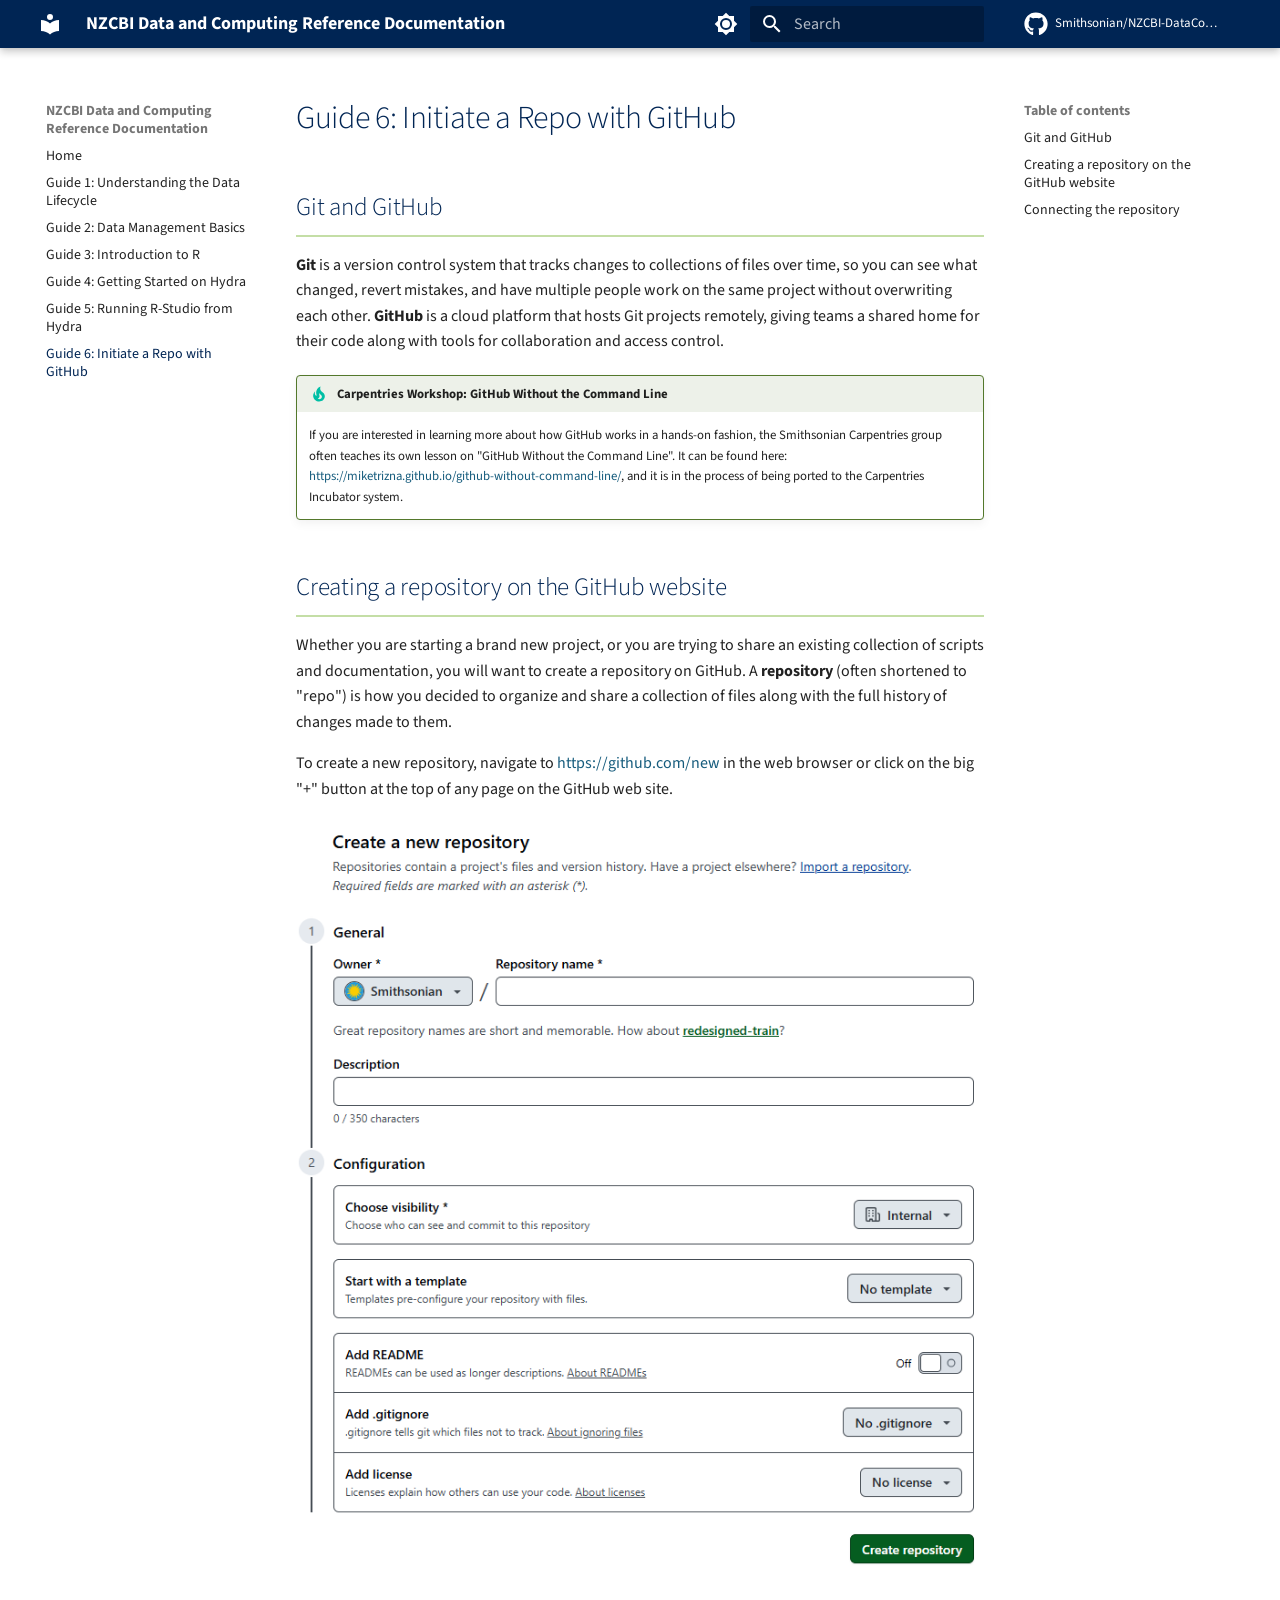
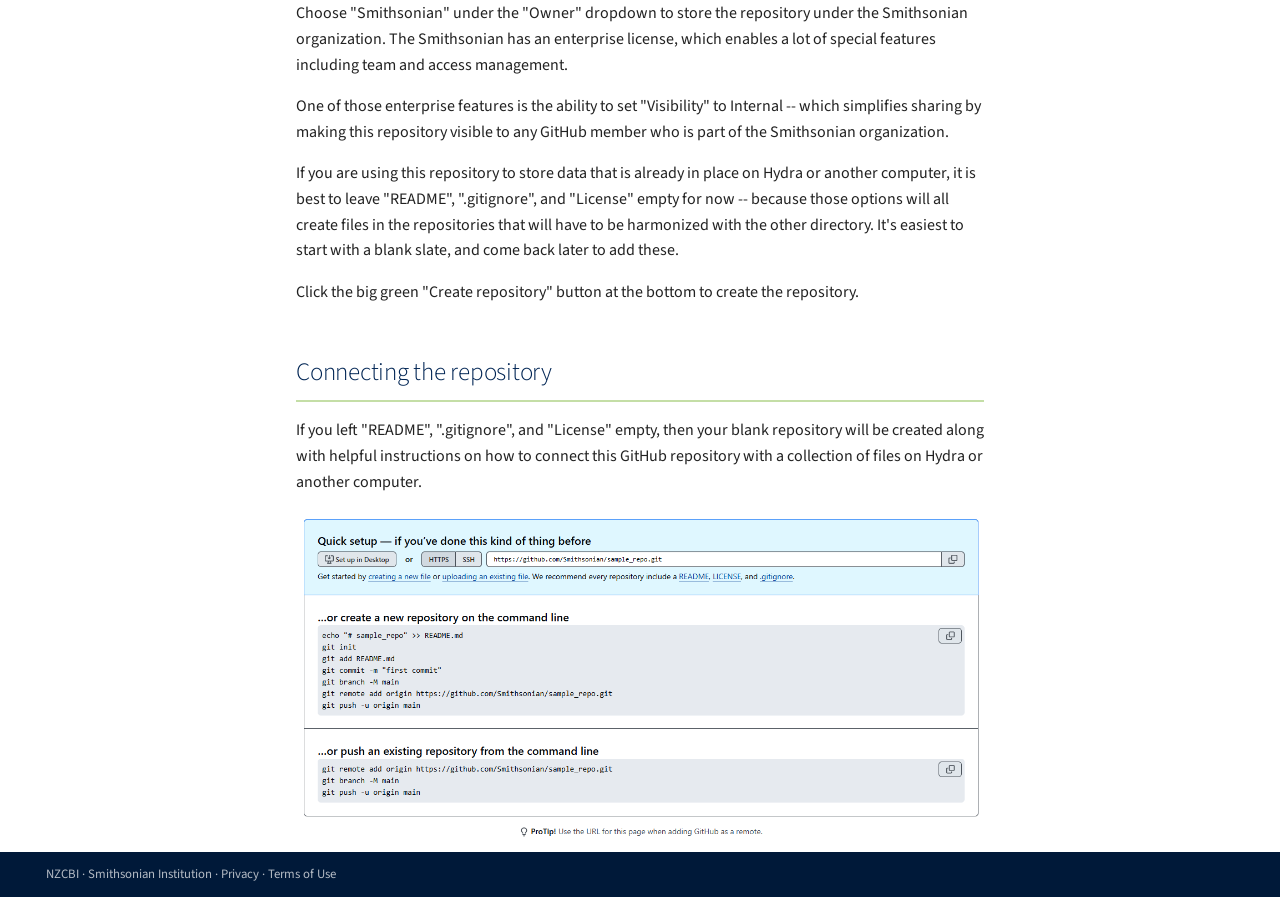
<file: github.html>
<!doctype html>
<html lang="en" class="no-js">
  <head>
    
      <meta charset="utf-8">
      <meta name="viewport" content="width=device-width,initial-scale=1">
      
        <meta name="description" content="Data management and computing reference documentation for researchers and staff at the Smithsonian's National Zoo and Conservation Biology Institute">
      
      
      
        <link rel="canonical" href="https://smithsonian.github.io/NZCBI-DataComputingDocs/github.html">
      
      
        <link rel="prev" href="RStudio-Hydra.html">
      
      
      
        
      
      
      <link rel="icon" href="assets/images/favicon.png">
      <meta name="generator" content="mkdocs-1.6.1, mkdocs-material-9.8.0">
    
    
      
        <title>Guide 6: Initiate a Repo with GitHub - NZCBI Data and Computing Reference Documentation</title>
      
    
    
      <link rel="stylesheet" href="assets/stylesheets/main.57a0d79d.min.css">
      
        
        <link rel="stylesheet" href="assets/stylesheets/palette.fb2fffe2.min.css">
      
      


    
    
      
    
    
      
        
        
        <link rel="preconnect" href="https://fonts.gstatic.com" crossorigin>
        <link rel="stylesheet" href="https://fonts.googleapis.com/css?family=Source+Sans+Pro:300,300i,400,400i,700,700i%7CJetBrains+Mono:400,400i,700,700i&display=fallback">
        <style>:root{--md-text-font:"Source Sans Pro";--md-code-font:"JetBrains Mono"}</style>
      
    
    
      <link rel="stylesheet" href="stylesheets/extra.css">
    
    <script>__md_scope=new URL(".",location),__md_hash=e=>[...e].reduce(((e,_)=>(e<<5)-e+_.charCodeAt(0)),0),__md_get=(e,_=localStorage,t=__md_scope)=>JSON.parse(_.getItem(t.pathname+"."+e)),__md_set=(e,_,t=localStorage,a=__md_scope)=>{try{t.setItem(a.pathname+"."+e,JSON.stringify(_))}catch(e){}}</script>
    
      

    
    
  </head>
  
  
    
    
      
    
    
    
    
    <body dir="ltr" data-md-color-scheme="default" data-md-color-primary="custom" data-md-color-accent="custom">
  
    
    <input class="md-toggle" data-md-toggle="drawer" type="checkbox" id="__drawer" autocomplete="off">
    <input class="md-toggle" data-md-toggle="search" type="checkbox" id="__search" autocomplete="off">
    <label class="md-overlay" for="__drawer"></label>
    <div data-md-component="skip">
      
        
        <a href="#git-and-github" class="md-skip">
          Skip to content
        </a>
      
    </div>
    <div data-md-component="announce">
      
    </div>
    
    
      

  

<header class="md-header md-header--shadow" data-md-component="header">
  <nav class="md-header__inner md-grid" aria-label="Header">
    <a href="index.html" title="NZCBI Data and Computing Reference Documentation" class="md-header__button md-logo" aria-label="NZCBI Data and Computing Reference Documentation" data-md-component="logo">
      
  
  <svg xmlns="http://www.w3.org/2000/svg" viewBox="0 0 24 24"><path d="M12 8a3 3 0 0 0 3-3 3 3 0 0 0-3-3 3 3 0 0 0-3 3 3 3 0 0 0 3 3m0 3.54C9.64 9.35 6.5 8 3 8v11c3.5 0 6.64 1.35 9 3.54 2.36-2.19 5.5-3.54 9-3.54V8c-3.5 0-6.64 1.35-9 3.54"/></svg>

    </a>
    <label class="md-header__button md-icon" for="__drawer">
      
      <svg xmlns="http://www.w3.org/2000/svg" viewBox="0 0 24 24"><path d="M3 6h18v2H3zm0 5h18v2H3zm0 5h18v2H3z"/></svg>
    </label>
    <div class="md-header__title" data-md-component="header-title">
      <div class="md-header__ellipsis">
        <div class="md-header__topic">
          <span class="md-ellipsis">
            NZCBI Data and Computing Reference Documentation
          </span>
        </div>
        <div class="md-header__topic" data-md-component="header-topic">
          <span class="md-ellipsis">
            
              Guide 6: Initiate a Repo with GitHub
            
          </span>
        </div>
      </div>
    </div>
    
      
        <form class="md-header__option" data-md-component="palette">
  
    
    
    
    <input class="md-option" data-md-color-media="" data-md-color-scheme="default" data-md-color-primary="custom" data-md-color-accent="custom"  aria-label="Switch to dark mode"  type="radio" name="__palette" id="__palette_0">
    
      <label class="md-header__button md-icon" title="Switch to dark mode" for="__palette_1" hidden>
        <svg xmlns="http://www.w3.org/2000/svg" viewBox="0 0 24 24"><path d="M12 8a4 4 0 0 0-4 4 4 4 0 0 0 4 4 4 4 0 0 0 4-4 4 4 0 0 0-4-4m0 10a6 6 0 0 1-6-6 6 6 0 0 1 6-6 6 6 0 0 1 6 6 6 6 0 0 1-6 6m8-9.31V4h-4.69L12 .69 8.69 4H4v4.69L.69 12 4 15.31V20h4.69L12 23.31 15.31 20H20v-4.69L23.31 12z"/></svg>
      </label>
    
  
    
    
    
    <input class="md-option" data-md-color-media="" data-md-color-scheme="slate" data-md-color-primary="custom" data-md-color-accent="custom"  aria-label="Switch to light mode"  type="radio" name="__palette" id="__palette_1">
    
      <label class="md-header__button md-icon" title="Switch to light mode" for="__palette_0" hidden>
        <svg xmlns="http://www.w3.org/2000/svg" viewBox="0 0 24 24"><path d="M12 18c-.89 0-1.74-.2-2.5-.55C11.56 16.5 13 14.42 13 12s-1.44-4.5-3.5-5.45C10.26 6.2 11.11 6 12 6a6 6 0 0 1 6 6 6 6 0 0 1-6 6m8-9.31V4h-4.69L12 .69 8.69 4H4v4.69L.69 12 4 15.31V20h4.69L12 23.31 15.31 20H20v-4.69L23.31 12z"/></svg>
      </label>
    
  
</form>
      
    
    
      <script>var palette=__md_get("__palette");if(palette&&palette.color){if("(prefers-color-scheme)"===palette.color.media){var media=matchMedia("(prefers-color-scheme: light)"),input=document.querySelector(media.matches?"[data-md-color-media='(prefers-color-scheme: light)']":"[data-md-color-media='(prefers-color-scheme: dark)']");palette.color.media=input.getAttribute("data-md-color-media"),palette.color.scheme=input.getAttribute("data-md-color-scheme"),palette.color.primary=input.getAttribute("data-md-color-primary"),palette.color.accent=input.getAttribute("data-md-color-accent")}for(var[key,value]of Object.entries(palette.color))document.body.setAttribute("data-md-color-"+key,value)}</script>
    
    
    
      
      
        <label class="md-header__button md-icon" for="__search">
          
          <svg xmlns="http://www.w3.org/2000/svg" viewBox="0 0 24 24"><path d="M9.5 3A6.5 6.5 0 0 1 16 9.5c0 1.61-.59 3.09-1.56 4.23l.27.27h.79l5 5-1.5 1.5-5-5v-.79l-.27-.27A6.52 6.52 0 0 1 9.5 16 6.5 6.5 0 0 1 3 9.5 6.5 6.5 0 0 1 9.5 3m0 2C7 5 5 7 5 9.5S7 14 9.5 14 14 12 14 9.5 12 5 9.5 5"/></svg>
        </label>
        <div class="md-search" data-md-component="search" role="dialog">
  <label class="md-search__overlay" for="__search"></label>
  <div class="md-search__inner" role="search">
    <form class="md-search__form" name="search">
      <input type="text" class="md-search__input" name="query" aria-label="Search" placeholder="Search" autocapitalize="off" autocorrect="off" autocomplete="off" spellcheck="false" data-md-component="search-query" required>
      <label class="md-search__icon md-icon" for="__search">
        
        <svg xmlns="http://www.w3.org/2000/svg" viewBox="0 0 24 24"><path d="M9.5 3A6.5 6.5 0 0 1 16 9.5c0 1.61-.59 3.09-1.56 4.23l.27.27h.79l5 5-1.5 1.5-5-5v-.79l-.27-.27A6.52 6.52 0 0 1 9.5 16 6.5 6.5 0 0 1 3 9.5 6.5 6.5 0 0 1 9.5 3m0 2C7 5 5 7 5 9.5S7 14 9.5 14 14 12 14 9.5 12 5 9.5 5"/></svg>
        
        <svg xmlns="http://www.w3.org/2000/svg" viewBox="0 0 24 24"><path d="M20 11v2H8l5.5 5.5-1.42 1.42L4.16 12l7.92-7.92L13.5 5.5 8 11z"/></svg>
      </label>
      <nav class="md-search__options" aria-label="Search">
        
        <button type="reset" class="md-search__icon md-icon" title="Clear" aria-label="Clear" tabindex="-1">
          
          <svg xmlns="http://www.w3.org/2000/svg" viewBox="0 0 24 24"><path d="M19 6.41 17.59 5 12 10.59 6.41 5 5 6.41 10.59 12 5 17.59 6.41 19 12 13.41 17.59 19 19 17.59 13.41 12z"/></svg>
        </button>
      </nav>
      
        <div class="md-search__suggest" data-md-component="search-suggest"></div>
      
    </form>
    <div class="md-search__output">
      <div class="md-search__scrollwrap" tabindex="0" data-md-scrollfix>
        <div class="md-search-result" data-md-component="search-result">
          <div class="md-search-result__meta">
            Initializing search
          </div>
          <ol class="md-search-result__list" role="presentation"></ol>
        </div>
      </div>
    </div>
  </div>
</div>
      
    
    
      <div class="md-header__source">
        <a href="https://github.com/Smithsonian/NZCBI-DataComputingDocs" title="Go to repository" class="md-source" data-md-component="source">
  <div class="md-source__icon md-icon">
    
    <svg xmlns="http://www.w3.org/2000/svg" viewBox="0 0 512 512"><!--! Font Awesome Free 7.1.0 by @fontawesome - https://fontawesome.com License - https://fontawesome.com/license/free (Icons: CC BY 4.0, Fonts: SIL OFL 1.1, Code: MIT License) Copyright 2025 Fonticons, Inc.--><path d="M173.9 397.4c0 2-2.3 3.6-5.2 3.6-3.3.3-5.6-1.3-5.6-3.6 0-2 2.3-3.6 5.2-3.6 3-.3 5.6 1.3 5.6 3.6m-31.1-4.5c-.7 2 1.3 4.3 4.3 4.9 2.6 1 5.6 0 6.2-2s-1.3-4.3-4.3-5.2c-2.6-.7-5.5.3-6.2 2.3m44.2-1.7c-2.9.7-4.9 2.6-4.6 4.9.3 2 2.9 3.3 5.9 2.6 2.9-.7 4.9-2.6 4.6-4.6-.3-1.9-3-3.2-5.9-2.9M252.8 8C114.1 8 8 113.3 8 252c0 110.9 69.8 205.8 169.5 239.2 12.8 2.3 17.3-5.6 17.3-12.1 0-6.2-.3-40.4-.3-61.4 0 0-70 15-84.7-29.8 0 0-11.4-29.1-27.8-36.6 0 0-22.9-15.7 1.6-15.4 0 0 24.9 2 38.6 25.8 21.9 38.6 58.6 27.5 72.9 20.9 2.3-16 8.8-27.1 16-33.7-55.9-6.2-112.3-14.3-112.3-110.5 0-27.5 7.6-41.3 23.6-58.9-2.6-6.5-11.1-33.3 2.6-67.9 20.9-6.5 69 27 69 27 20-5.6 41.5-8.5 62.8-8.5s42.8 2.9 62.8 8.5c0 0 48.1-33.6 69-27 13.7 34.7 5.2 61.4 2.6 67.9 16 17.7 25.8 31.5 25.8 58.9 0 96.5-58.9 104.2-114.8 110.5 9.2 7.9 17 22.9 17 46.4 0 33.7-.3 75.4-.3 83.6 0 6.5 4.6 14.4 17.3 12.1C436.2 457.8 504 362.9 504 252 504 113.3 391.5 8 252.8 8M105.2 352.9c-1.3 1-1 3.3.7 5.2 1.6 1.6 3.9 2.3 5.2 1 1.3-1 1-3.3-.7-5.2-1.6-1.6-3.9-2.3-5.2-1m-10.8-8.1c-.7 1.3.3 2.9 2.3 3.9 1.6 1 3.6.7 4.3-.7.7-1.3-.3-2.9-2.3-3.9-2-.6-3.6-.3-4.3.7m32.4 35.6c-1.6 1.3-1 4.3 1.3 6.2 2.3 2.3 5.2 2.6 6.5 1 1.3-1.3.7-4.3-1.3-6.2-2.2-2.3-5.2-2.6-6.5-1m-11.4-14.7c-1.6 1-1.6 3.6 0 5.9s4.3 3.3 5.6 2.3c1.6-1.3 1.6-3.9 0-6.2-1.4-2.3-4-3.3-5.6-2"/></svg>
  </div>
  <div class="md-source__repository">
    Smithsonian/NZCBI-DataComputingDocs
  </div>
</a>
      </div>
    
  </nav>
  
</header>
    
    <div class="md-container" data-md-component="container">
      
      
        
          
        
      
      <main class="md-main" data-md-component="main">
        <div class="md-main__inner md-grid">
          
            
              
              <div class="md-sidebar md-sidebar--primary" data-md-component="sidebar" data-md-type="navigation" >
                <div class="md-sidebar__scrollwrap">
                  <div class="md-sidebar__inner">
                    



<nav class="md-nav md-nav--primary" aria-label="Navigation" data-md-level="0">
  <label class="md-nav__title" for="__drawer">
    <a href="index.html" title="NZCBI Data and Computing Reference Documentation" class="md-nav__button md-logo" aria-label="NZCBI Data and Computing Reference Documentation" data-md-component="logo">
      
  
  <svg xmlns="http://www.w3.org/2000/svg" viewBox="0 0 24 24"><path d="M12 8a3 3 0 0 0 3-3 3 3 0 0 0-3-3 3 3 0 0 0-3 3 3 3 0 0 0 3 3m0 3.54C9.64 9.35 6.5 8 3 8v11c3.5 0 6.64 1.35 9 3.54 2.36-2.19 5.5-3.54 9-3.54V8c-3.5 0-6.64 1.35-9 3.54"/></svg>

    </a>
    NZCBI Data and Computing Reference Documentation
  </label>
  
    <div class="md-nav__source">
      <a href="https://github.com/Smithsonian/NZCBI-DataComputingDocs" title="Go to repository" class="md-source" data-md-component="source">
  <div class="md-source__icon md-icon">
    
    <svg xmlns="http://www.w3.org/2000/svg" viewBox="0 0 512 512"><!--! Font Awesome Free 7.1.0 by @fontawesome - https://fontawesome.com License - https://fontawesome.com/license/free (Icons: CC BY 4.0, Fonts: SIL OFL 1.1, Code: MIT License) Copyright 2025 Fonticons, Inc.--><path d="M173.9 397.4c0 2-2.3 3.6-5.2 3.6-3.3.3-5.6-1.3-5.6-3.6 0-2 2.3-3.6 5.2-3.6 3-.3 5.6 1.3 5.6 3.6m-31.1-4.5c-.7 2 1.3 4.3 4.3 4.9 2.6 1 5.6 0 6.2-2s-1.3-4.3-4.3-5.2c-2.6-.7-5.5.3-6.2 2.3m44.2-1.7c-2.9.7-4.9 2.6-4.6 4.9.3 2 2.9 3.3 5.9 2.6 2.9-.7 4.9-2.6 4.6-4.6-.3-1.9-3-3.2-5.9-2.9M252.8 8C114.1 8 8 113.3 8 252c0 110.9 69.8 205.8 169.5 239.2 12.8 2.3 17.3-5.6 17.3-12.1 0-6.2-.3-40.4-.3-61.4 0 0-70 15-84.7-29.8 0 0-11.4-29.1-27.8-36.6 0 0-22.9-15.7 1.6-15.4 0 0 24.9 2 38.6 25.8 21.9 38.6 58.6 27.5 72.9 20.9 2.3-16 8.8-27.1 16-33.7-55.9-6.2-112.3-14.3-112.3-110.5 0-27.5 7.6-41.3 23.6-58.9-2.6-6.5-11.1-33.3 2.6-67.9 20.9-6.5 69 27 69 27 20-5.6 41.5-8.5 62.8-8.5s42.8 2.9 62.8 8.5c0 0 48.1-33.6 69-27 13.7 34.7 5.2 61.4 2.6 67.9 16 17.7 25.8 31.5 25.8 58.9 0 96.5-58.9 104.2-114.8 110.5 9.2 7.9 17 22.9 17 46.4 0 33.7-.3 75.4-.3 83.6 0 6.5 4.6 14.4 17.3 12.1C436.2 457.8 504 362.9 504 252 504 113.3 391.5 8 252.8 8M105.2 352.9c-1.3 1-1 3.3.7 5.2 1.6 1.6 3.9 2.3 5.2 1 1.3-1 1-3.3-.7-5.2-1.6-1.6-3.9-2.3-5.2-1m-10.8-8.1c-.7 1.3.3 2.9 2.3 3.9 1.6 1 3.6.7 4.3-.7.7-1.3-.3-2.9-2.3-3.9-2-.6-3.6-.3-4.3.7m32.4 35.6c-1.6 1.3-1 4.3 1.3 6.2 2.3 2.3 5.2 2.6 6.5 1 1.3-1.3.7-4.3-1.3-6.2-2.2-2.3-5.2-2.6-6.5-1m-11.4-14.7c-1.6 1-1.6 3.6 0 5.9s4.3 3.3 5.6 2.3c1.6-1.3 1.6-3.9 0-6.2-1.4-2.3-4-3.3-5.6-2"/></svg>
  </div>
  <div class="md-source__repository">
    Smithsonian/NZCBI-DataComputingDocs
  </div>
</a>
    </div>
  
  <ul class="md-nav__list" data-md-scrollfix>
    
      
      
  
  
  
  
    <li class="md-nav__item">
      <a href="index.html" class="md-nav__link">
        
  
  
  <span class="md-ellipsis">
    
  
    Home
  

    
  </span>
  
  

      </a>
    </li>
  

    
      
      
  
  
  
  
    <li class="md-nav__item">
      <a href="data-lifecycle.html" class="md-nav__link">
        
  
  
  <span class="md-ellipsis">
    
  
    Guide 1: Understanding the Data Lifecycle
  

    
  </span>
  
  

      </a>
    </li>
  

    
      
      
  
  
  
  
    <li class="md-nav__item">
      <a href="data-management.html" class="md-nav__link">
        
  
  
  <span class="md-ellipsis">
    
  
    Guide 2: Data Management Basics
  

    
  </span>
  
  

      </a>
    </li>
  

    
      
      
  
  
  
  
    <li class="md-nav__item">
      <a href="R-Intro.html" class="md-nav__link">
        
  
  
  <span class="md-ellipsis">
    
  
    Guide 3: Introduction to R
  

    
  </span>
  
  

      </a>
    </li>
  

    
      
      
  
  
  
  
    <li class="md-nav__item">
      <a href="hydra.html" class="md-nav__link">
        
  
  
  <span class="md-ellipsis">
    
  
    Guide 4: Getting Started on Hydra
  

    
  </span>
  
  

      </a>
    </li>
  

    
      
      
  
  
  
  
    <li class="md-nav__item">
      <a href="RStudio-Hydra.html" class="md-nav__link">
        
  
  
  <span class="md-ellipsis">
    
  
    Guide 5: Running R-Studio from Hydra
  

    
  </span>
  
  

      </a>
    </li>
  

    
      
      
  
  
    
  
  
  
    <li class="md-nav__item md-nav__item--active">
      
      <input class="md-nav__toggle md-toggle" type="checkbox" id="__toc">
      
      
      
        <label class="md-nav__link md-nav__link--active" for="__toc">
          
  
  
  <span class="md-ellipsis">
    
  
    Guide 6: Initiate a Repo with GitHub
  

    
  </span>
  
  

          <span class="md-nav__icon md-icon"></span>
        </label>
      
      <a href="github.html" class="md-nav__link md-nav__link--active">
        
  
  
  <span class="md-ellipsis">
    
  
    Guide 6: Initiate a Repo with GitHub
  

    
  </span>
  
  

      </a>
      
        

<nav class="md-nav md-nav--secondary" aria-label="Table of contents">
  
  
  
  
    <label class="md-nav__title" for="__toc">
      <span class="md-nav__icon md-icon"></span>
      Table of contents
    </label>
    <ul class="md-nav__list" data-md-component="toc" data-md-scrollfix>
      
        <li class="md-nav__item">
  <a href="#git-and-github" class="md-nav__link">
    <span class="md-ellipsis">
      
        Git and GitHub
      
    </span>
  </a>
  
</li>
      
        <li class="md-nav__item">
  <a href="#creating-a-repository-on-the-github-website" class="md-nav__link">
    <span class="md-ellipsis">
      
        Creating a repository on the GitHub website
      
    </span>
  </a>
  
</li>
      
        <li class="md-nav__item">
  <a href="#connecting-the-repository" class="md-nav__link">
    <span class="md-ellipsis">
      
        Connecting the repository
      
    </span>
  </a>
  
</li>
      
    </ul>
  
</nav>
      
    </li>
  

    
  </ul>
</nav>
                  </div>
                </div>
              </div>
            
            
              
              <div class="md-sidebar md-sidebar--secondary" data-md-component="sidebar" data-md-type="toc" >
                <div class="md-sidebar__scrollwrap">
                  <div class="md-sidebar__inner">
                    

<nav class="md-nav md-nav--secondary" aria-label="Table of contents">
  
  
  
  
    <label class="md-nav__title" for="__toc">
      <span class="md-nav__icon md-icon"></span>
      Table of contents
    </label>
    <ul class="md-nav__list" data-md-component="toc" data-md-scrollfix>
      
        <li class="md-nav__item">
  <a href="#git-and-github" class="md-nav__link">
    <span class="md-ellipsis">
      
        Git and GitHub
      
    </span>
  </a>
  
</li>
      
        <li class="md-nav__item">
  <a href="#creating-a-repository-on-the-github-website" class="md-nav__link">
    <span class="md-ellipsis">
      
        Creating a repository on the GitHub website
      
    </span>
  </a>
  
</li>
      
        <li class="md-nav__item">
  <a href="#connecting-the-repository" class="md-nav__link">
    <span class="md-ellipsis">
      
        Connecting the repository
      
    </span>
  </a>
  
</li>
      
    </ul>
  
</nav>
                  </div>
                </div>
              </div>
            
          
          
            <div class="md-content" data-md-component="content">
              
              <article class="md-content__inner md-typeset">
                
                  


  
  


  <h1>Guide 6: Initiate a Repo with GitHub</h1>

<h2 id="git-and-github">Git and GitHub</h2>
<p><strong>Git</strong> is a version control system that tracks changes to collections of files over time, so you can see what changed, revert mistakes, and have multiple people work on the same project without overwriting each other. <strong>GitHub</strong> is a cloud platform that hosts Git projects remotely, giving teams a shared home for their code along with tools for collaboration and access control.</p>
<div class="admonition tip">
<p class="admonition-title">Carpentries Workshop: GitHub Without the Command Line</p>
<p>If you are interested in learning more about how GitHub works in a hands-on fashion, the Smithsonian Carpentries group often teaches its own lesson on "GitHub Without the Command Line". It can be found here: <a href="https://miketrizna.github.io/github-without-command-line/">https://miketrizna.github.io/github-without-command-line/</a>, and it is in the process of being ported to the Carpentries Incubator system.</p>
</div>
<h2 id="creating-a-repository-on-the-github-website">Creating a repository on the GitHub website</h2>
<p>Whether you are starting a brand new project, or you are trying to share an existing collection of scripts and documentation, you will want to create a repository on GitHub. A <strong>repository</strong> (often shortened to "repo") is how you decided to organize and share a collection of files along with the full history of changes made to them.</p>
<p>To create a new repository, navigate to <a href="https://github.com/new">https://github.com/new</a> in the web browser or click on the big "+" button at the top of any page on the GitHub web site.</p>
<p><img alt="GitHub New Repo" src="assets/github_new_repo.png" /></p>
<p>Choose "Smithsonian" under the "Owner" dropdown to store the repository under the Smithsonian organization. The Smithsonian has an enterprise license, which enables a lot of special features including team and access management.</p>
<p>One of those enterprise features is the ability to set "Visibility" to Internal -- which simplifies sharing by making this repository visible to any GitHub member who is part of the Smithsonian organization.</p>
<p>If you are using this repository to store data that is already in place on Hydra or another computer, it is best to leave "README", ".gitignore", and "License" empty for now -- because those options will all create files in the repositories that will have to be harmonized with the other directory. It's easiest to start with a blank slate, and come back later to add these.</p>
<p>Click the big green "Create repository" button at the bottom to create the repository.</p>
<h2 id="connecting-the-repository">Connecting the repository</h2>
<p>If you left "README", ".gitignore", and "License" empty, then your blank repository will be created along with helpful instructions on how to connect this GitHub repository with a collection of files on Hydra or another computer.</p>
<p><img alt="GitHub Connect Repo" src="assets/github_repo_connect.png" /></p>












                
              </article>
            </div>
          
          
<script>var target=document.getElementById(location.hash.slice(1));target&&target.name&&(target.checked=target.name.startsWith("__tabbed_"))</script>
        </div>
        
          <button type="button" class="md-top md-icon" data-md-component="top" hidden>
  
  <svg xmlns="http://www.w3.org/2000/svg" viewBox="0 0 24 24"><path d="M13 20h-2V8l-5.5 5.5-1.42-1.42L12 4.16l7.92 7.92-1.42 1.42L13 8z"/></svg>
  Back to top
</button>
        
      </main>
      
        <footer class="md-footer">
  
  <div class="md-footer-meta md-typeset">
    <div class="md-footer-meta__inner md-grid">
      <div class="md-copyright">
  
    <div class="md-copyright__highlight">
      NZCBI &middot; <a href="https://www.si.edu">Smithsonian Institution</a> &middot; <a href="https://www.si.edu/privacy">Privacy</a> &middot; <a href="https://www.si.edu/termsofuse">Terms of Use</a>
    </div>
  
  
</div>
      
    </div>
  </div>
</footer>
      
    </div>
    <div class="md-dialog" data-md-component="dialog">
      <div class="md-dialog__inner md-typeset"></div>
    </div>
    
    
    
      
      
      <script id="__config" type="application/json">{"annotate": null, "base": ".", "features": ["navigation.instant", "navigation.tracking", "navigation.top", "search.suggest", "search.highlight", "content.code.copy"], "search": "assets/javascripts/workers/search.a7633da7.min.js", "tags": null, "translations": {"clipboard.copied": "Copied to clipboard", "clipboard.copy": "Copy to clipboard", "search.result.more.one": "1 more on this page", "search.result.more.other": "# more on this page", "search.result.none": "No matching documents", "search.result.one": "1 matching document", "search.result.other": "# matching documents", "search.result.placeholder": "Type to start searching", "search.result.term.missing": "Missing", "select.version": "Select version"}, "version": null}</script>
    
    
      <script src="assets/javascripts/bundle.c21346df.min.js"></script>
      
    
  </body>
</html>
</file>
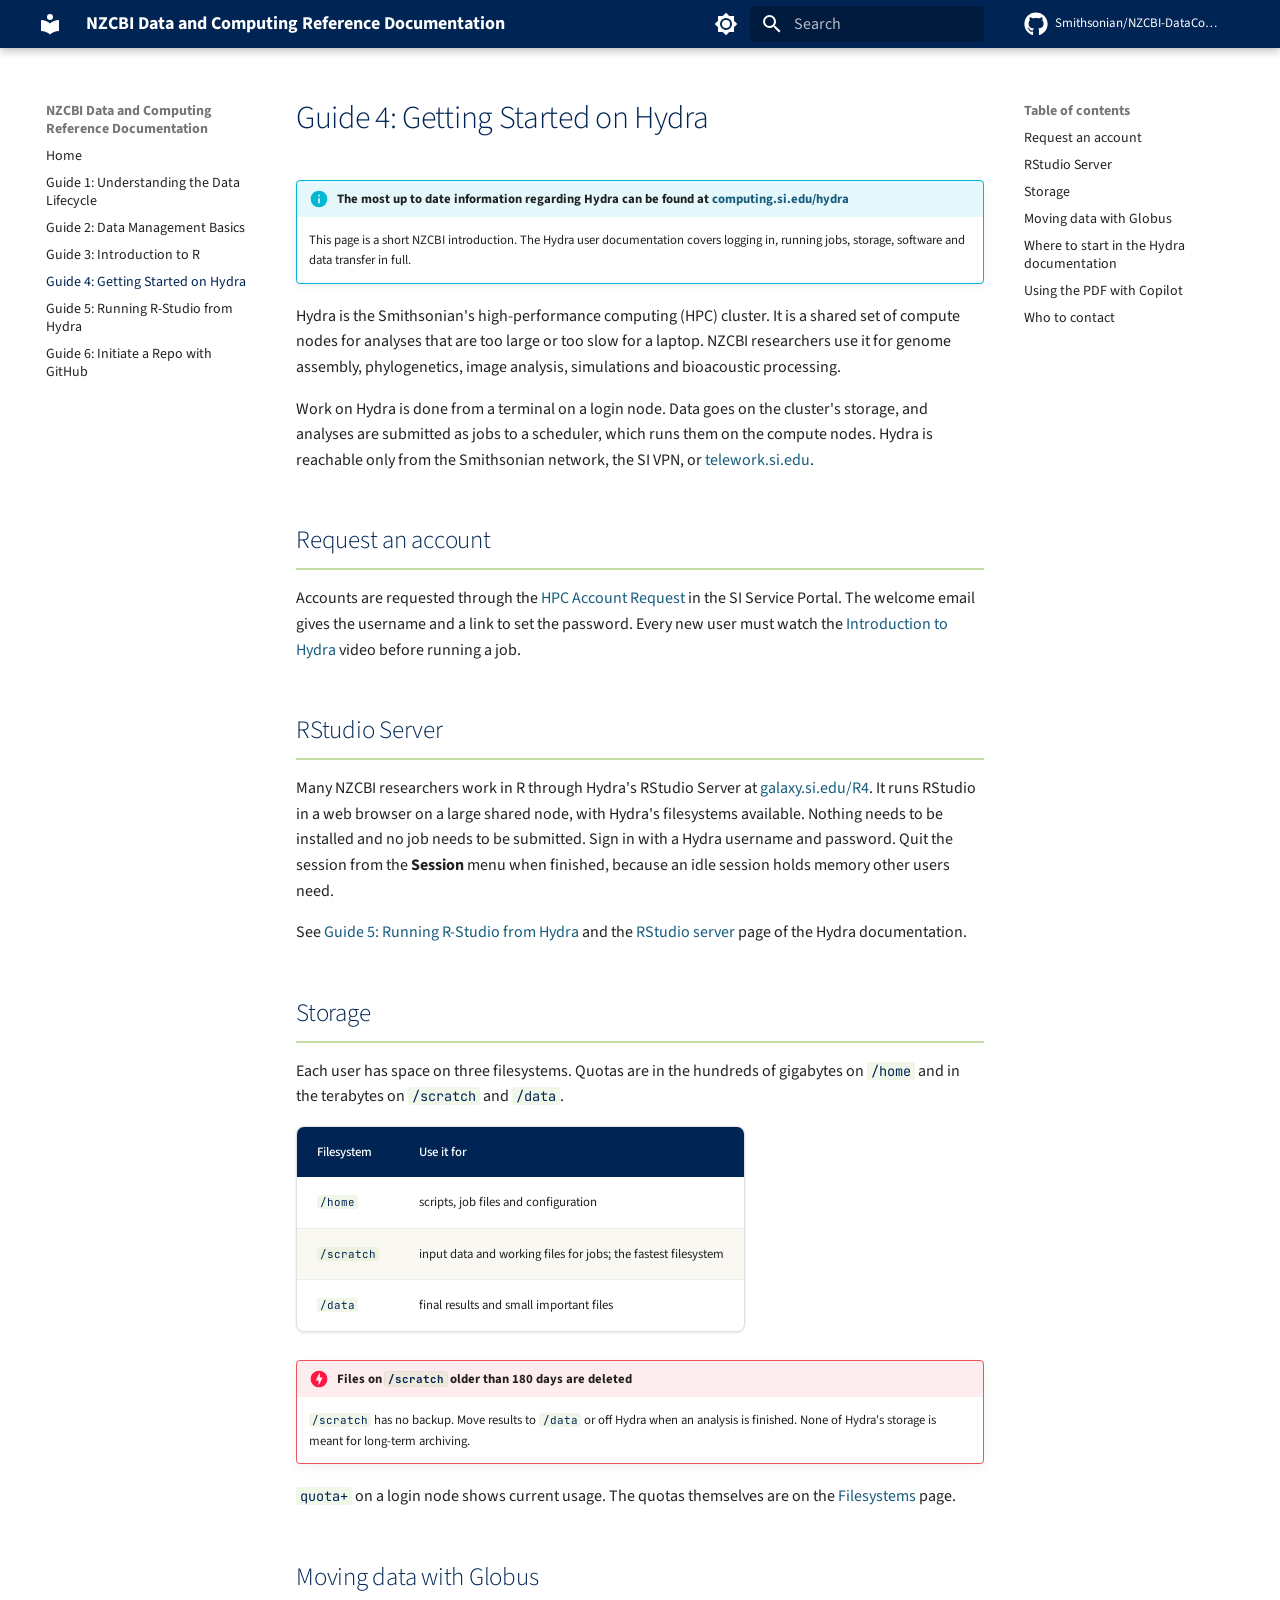
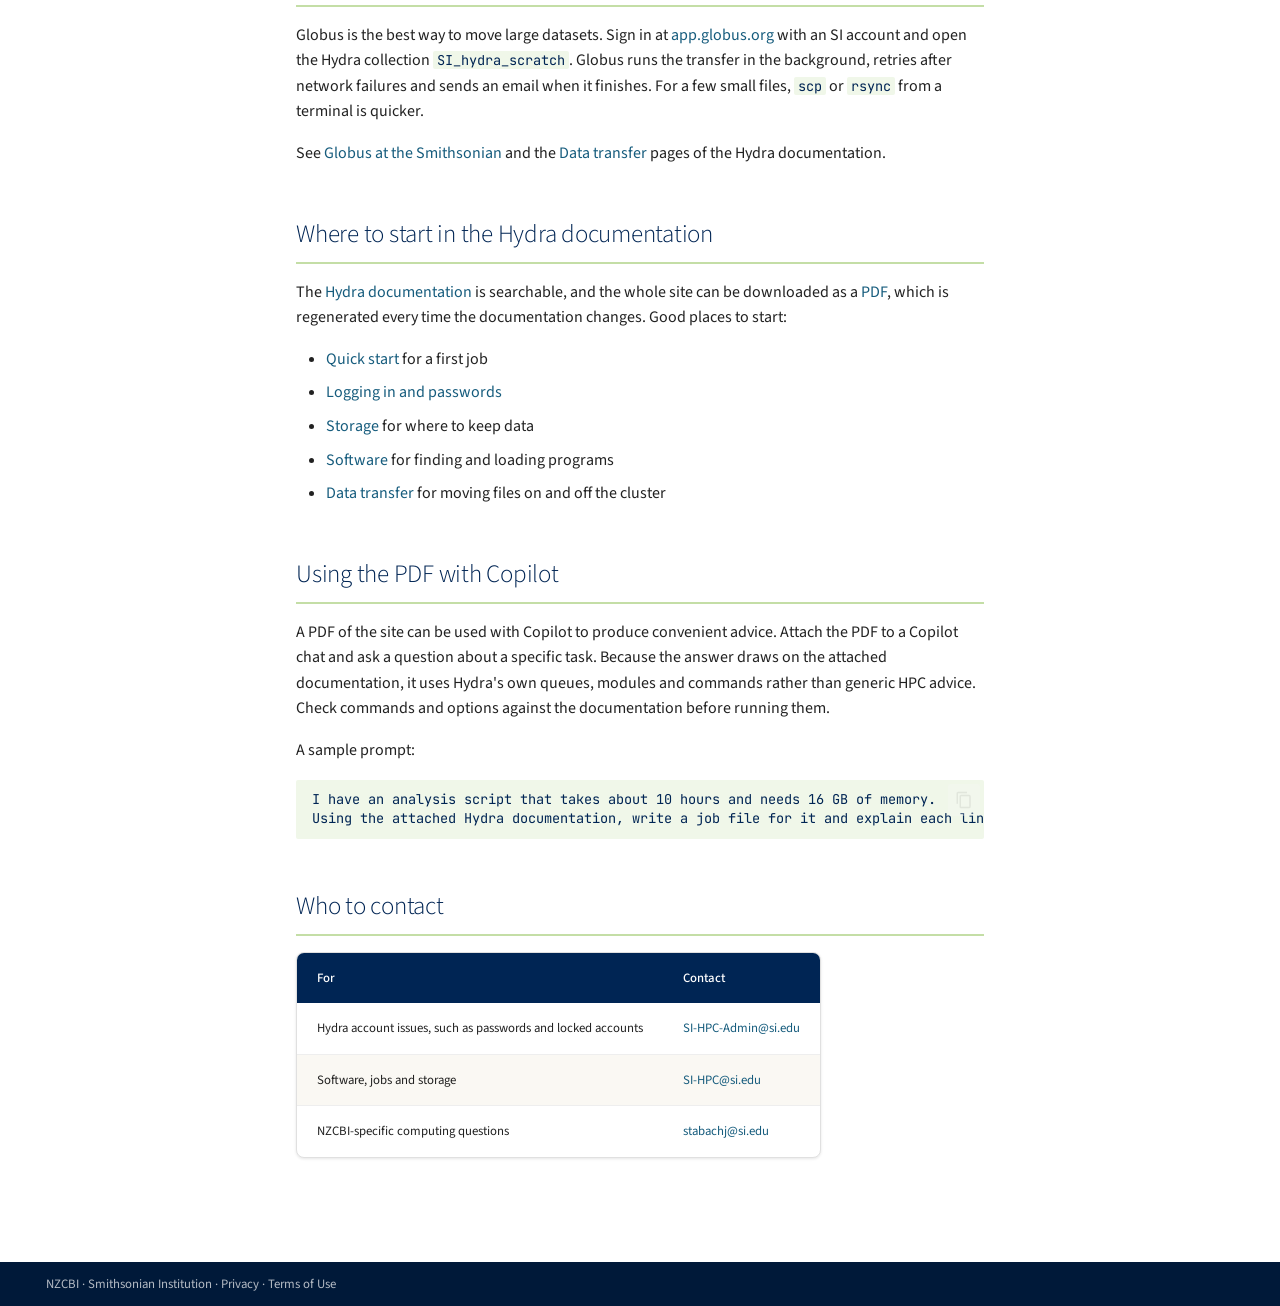
<file: hydra.html>
<!doctype html>
<html lang="en" class="no-js">
  <head>
    
      <meta charset="utf-8">
      <meta name="viewport" content="width=device-width,initial-scale=1">
      
        <meta name="description" content="Data management and computing reference documentation for researchers and staff at the Smithsonian's National Zoo and Conservation Biology Institute">
      
      
      
        <link rel="canonical" href="https://smithsonian.github.io/NZCBI-DataComputingDocs/hydra.html">
      
      
        <link rel="prev" href="R-Intro.html">
      
      
        <link rel="next" href="RStudio-Hydra.html">
      
      
        
      
      
      <link rel="icon" href="assets/images/favicon.png">
      <meta name="generator" content="mkdocs-1.6.1, mkdocs-material-9.8.0">
    
    
      
        <title>Guide 4: Getting Started on Hydra - NZCBI Data and Computing Reference Documentation</title>
      
    
    
      <link rel="stylesheet" href="assets/stylesheets/main.57a0d79d.min.css">
      
        
        <link rel="stylesheet" href="assets/stylesheets/palette.fb2fffe2.min.css">
      
      


    
    
      
    
    
      
        
        
        <link rel="preconnect" href="https://fonts.gstatic.com" crossorigin>
        <link rel="stylesheet" href="https://fonts.googleapis.com/css?family=Source+Sans+Pro:300,300i,400,400i,700,700i%7CJetBrains+Mono:400,400i,700,700i&display=fallback">
        <style>:root{--md-text-font:"Source Sans Pro";--md-code-font:"JetBrains Mono"}</style>
      
    
    
      <link rel="stylesheet" href="stylesheets/extra.css">
    
    <script>__md_scope=new URL(".",location),__md_hash=e=>[...e].reduce(((e,_)=>(e<<5)-e+_.charCodeAt(0)),0),__md_get=(e,_=localStorage,t=__md_scope)=>JSON.parse(_.getItem(t.pathname+"."+e)),__md_set=(e,_,t=localStorage,a=__md_scope)=>{try{t.setItem(a.pathname+"."+e,JSON.stringify(_))}catch(e){}}</script>
    
      

    
    
  </head>
  
  
    
    
      
    
    
    
    
    <body dir="ltr" data-md-color-scheme="default" data-md-color-primary="custom" data-md-color-accent="custom">
  
    
    <input class="md-toggle" data-md-toggle="drawer" type="checkbox" id="__drawer" autocomplete="off">
    <input class="md-toggle" data-md-toggle="search" type="checkbox" id="__search" autocomplete="off">
    <label class="md-overlay" for="__drawer"></label>
    <div data-md-component="skip">
      
        
        <a href="#request-an-account" class="md-skip">
          Skip to content
        </a>
      
    </div>
    <div data-md-component="announce">
      
    </div>
    
    
      

  

<header class="md-header md-header--shadow" data-md-component="header">
  <nav class="md-header__inner md-grid" aria-label="Header">
    <a href="index.html" title="NZCBI Data and Computing Reference Documentation" class="md-header__button md-logo" aria-label="NZCBI Data and Computing Reference Documentation" data-md-component="logo">
      
  
  <svg xmlns="http://www.w3.org/2000/svg" viewBox="0 0 24 24"><path d="M12 8a3 3 0 0 0 3-3 3 3 0 0 0-3-3 3 3 0 0 0-3 3 3 3 0 0 0 3 3m0 3.54C9.64 9.35 6.5 8 3 8v11c3.5 0 6.64 1.35 9 3.54 2.36-2.19 5.5-3.54 9-3.54V8c-3.5 0-6.64 1.35-9 3.54"/></svg>

    </a>
    <label class="md-header__button md-icon" for="__drawer">
      
      <svg xmlns="http://www.w3.org/2000/svg" viewBox="0 0 24 24"><path d="M3 6h18v2H3zm0 5h18v2H3zm0 5h18v2H3z"/></svg>
    </label>
    <div class="md-header__title" data-md-component="header-title">
      <div class="md-header__ellipsis">
        <div class="md-header__topic">
          <span class="md-ellipsis">
            NZCBI Data and Computing Reference Documentation
          </span>
        </div>
        <div class="md-header__topic" data-md-component="header-topic">
          <span class="md-ellipsis">
            
              Guide 4: Getting Started on Hydra
            
          </span>
        </div>
      </div>
    </div>
    
      
        <form class="md-header__option" data-md-component="palette">
  
    
    
    
    <input class="md-option" data-md-color-media="" data-md-color-scheme="default" data-md-color-primary="custom" data-md-color-accent="custom"  aria-label="Switch to dark mode"  type="radio" name="__palette" id="__palette_0">
    
      <label class="md-header__button md-icon" title="Switch to dark mode" for="__palette_1" hidden>
        <svg xmlns="http://www.w3.org/2000/svg" viewBox="0 0 24 24"><path d="M12 8a4 4 0 0 0-4 4 4 4 0 0 0 4 4 4 4 0 0 0 4-4 4 4 0 0 0-4-4m0 10a6 6 0 0 1-6-6 6 6 0 0 1 6-6 6 6 0 0 1 6 6 6 6 0 0 1-6 6m8-9.31V4h-4.69L12 .69 8.69 4H4v4.69L.69 12 4 15.31V20h4.69L12 23.31 15.31 20H20v-4.69L23.31 12z"/></svg>
      </label>
    
  
    
    
    
    <input class="md-option" data-md-color-media="" data-md-color-scheme="slate" data-md-color-primary="custom" data-md-color-accent="custom"  aria-label="Switch to light mode"  type="radio" name="__palette" id="__palette_1">
    
      <label class="md-header__button md-icon" title="Switch to light mode" for="__palette_0" hidden>
        <svg xmlns="http://www.w3.org/2000/svg" viewBox="0 0 24 24"><path d="M12 18c-.89 0-1.74-.2-2.5-.55C11.56 16.5 13 14.42 13 12s-1.44-4.5-3.5-5.45C10.26 6.2 11.11 6 12 6a6 6 0 0 1 6 6 6 6 0 0 1-6 6m8-9.31V4h-4.69L12 .69 8.69 4H4v4.69L.69 12 4 15.31V20h4.69L12 23.31 15.31 20H20v-4.69L23.31 12z"/></svg>
      </label>
    
  
</form>
      
    
    
      <script>var palette=__md_get("__palette");if(palette&&palette.color){if("(prefers-color-scheme)"===palette.color.media){var media=matchMedia("(prefers-color-scheme: light)"),input=document.querySelector(media.matches?"[data-md-color-media='(prefers-color-scheme: light)']":"[data-md-color-media='(prefers-color-scheme: dark)']");palette.color.media=input.getAttribute("data-md-color-media"),palette.color.scheme=input.getAttribute("data-md-color-scheme"),palette.color.primary=input.getAttribute("data-md-color-primary"),palette.color.accent=input.getAttribute("data-md-color-accent")}for(var[key,value]of Object.entries(palette.color))document.body.setAttribute("data-md-color-"+key,value)}</script>
    
    
    
      
      
        <label class="md-header__button md-icon" for="__search">
          
          <svg xmlns="http://www.w3.org/2000/svg" viewBox="0 0 24 24"><path d="M9.5 3A6.5 6.5 0 0 1 16 9.5c0 1.61-.59 3.09-1.56 4.23l.27.27h.79l5 5-1.5 1.5-5-5v-.79l-.27-.27A6.52 6.52 0 0 1 9.5 16 6.5 6.5 0 0 1 3 9.5 6.5 6.5 0 0 1 9.5 3m0 2C7 5 5 7 5 9.5S7 14 9.5 14 14 12 14 9.5 12 5 9.5 5"/></svg>
        </label>
        <div class="md-search" data-md-component="search" role="dialog">
  <label class="md-search__overlay" for="__search"></label>
  <div class="md-search__inner" role="search">
    <form class="md-search__form" name="search">
      <input type="text" class="md-search__input" name="query" aria-label="Search" placeholder="Search" autocapitalize="off" autocorrect="off" autocomplete="off" spellcheck="false" data-md-component="search-query" required>
      <label class="md-search__icon md-icon" for="__search">
        
        <svg xmlns="http://www.w3.org/2000/svg" viewBox="0 0 24 24"><path d="M9.5 3A6.5 6.5 0 0 1 16 9.5c0 1.61-.59 3.09-1.56 4.23l.27.27h.79l5 5-1.5 1.5-5-5v-.79l-.27-.27A6.52 6.52 0 0 1 9.5 16 6.5 6.5 0 0 1 3 9.5 6.5 6.5 0 0 1 9.5 3m0 2C7 5 5 7 5 9.5S7 14 9.5 14 14 12 14 9.5 12 5 9.5 5"/></svg>
        
        <svg xmlns="http://www.w3.org/2000/svg" viewBox="0 0 24 24"><path d="M20 11v2H8l5.5 5.5-1.42 1.42L4.16 12l7.92-7.92L13.5 5.5 8 11z"/></svg>
      </label>
      <nav class="md-search__options" aria-label="Search">
        
        <button type="reset" class="md-search__icon md-icon" title="Clear" aria-label="Clear" tabindex="-1">
          
          <svg xmlns="http://www.w3.org/2000/svg" viewBox="0 0 24 24"><path d="M19 6.41 17.59 5 12 10.59 6.41 5 5 6.41 10.59 12 5 17.59 6.41 19 12 13.41 17.59 19 19 17.59 13.41 12z"/></svg>
        </button>
      </nav>
      
        <div class="md-search__suggest" data-md-component="search-suggest"></div>
      
    </form>
    <div class="md-search__output">
      <div class="md-search__scrollwrap" tabindex="0" data-md-scrollfix>
        <div class="md-search-result" data-md-component="search-result">
          <div class="md-search-result__meta">
            Initializing search
          </div>
          <ol class="md-search-result__list" role="presentation"></ol>
        </div>
      </div>
    </div>
  </div>
</div>
      
    
    
      <div class="md-header__source">
        <a href="https://github.com/Smithsonian/NZCBI-DataComputingDocs" title="Go to repository" class="md-source" data-md-component="source">
  <div class="md-source__icon md-icon">
    
    <svg xmlns="http://www.w3.org/2000/svg" viewBox="0 0 512 512"><!--! Font Awesome Free 7.1.0 by @fontawesome - https://fontawesome.com License - https://fontawesome.com/license/free (Icons: CC BY 4.0, Fonts: SIL OFL 1.1, Code: MIT License) Copyright 2025 Fonticons, Inc.--><path d="M173.9 397.4c0 2-2.3 3.6-5.2 3.6-3.3.3-5.6-1.3-5.6-3.6 0-2 2.3-3.6 5.2-3.6 3-.3 5.6 1.3 5.6 3.6m-31.1-4.5c-.7 2 1.3 4.3 4.3 4.9 2.6 1 5.6 0 6.2-2s-1.3-4.3-4.3-5.2c-2.6-.7-5.5.3-6.2 2.3m44.2-1.7c-2.9.7-4.9 2.6-4.6 4.9.3 2 2.9 3.3 5.9 2.6 2.9-.7 4.9-2.6 4.6-4.6-.3-1.9-3-3.2-5.9-2.9M252.8 8C114.1 8 8 113.3 8 252c0 110.9 69.8 205.8 169.5 239.2 12.8 2.3 17.3-5.6 17.3-12.1 0-6.2-.3-40.4-.3-61.4 0 0-70 15-84.7-29.8 0 0-11.4-29.1-27.8-36.6 0 0-22.9-15.7 1.6-15.4 0 0 24.9 2 38.6 25.8 21.9 38.6 58.6 27.5 72.9 20.9 2.3-16 8.8-27.1 16-33.7-55.9-6.2-112.3-14.3-112.3-110.5 0-27.5 7.6-41.3 23.6-58.9-2.6-6.5-11.1-33.3 2.6-67.9 20.9-6.5 69 27 69 27 20-5.6 41.5-8.5 62.8-8.5s42.8 2.9 62.8 8.5c0 0 48.1-33.6 69-27 13.7 34.7 5.2 61.4 2.6 67.9 16 17.7 25.8 31.5 25.8 58.9 0 96.5-58.9 104.2-114.8 110.5 9.2 7.9 17 22.9 17 46.4 0 33.7-.3 75.4-.3 83.6 0 6.5 4.6 14.4 17.3 12.1C436.2 457.8 504 362.9 504 252 504 113.3 391.5 8 252.8 8M105.2 352.9c-1.3 1-1 3.3.7 5.2 1.6 1.6 3.9 2.3 5.2 1 1.3-1 1-3.3-.7-5.2-1.6-1.6-3.9-2.3-5.2-1m-10.8-8.1c-.7 1.3.3 2.9 2.3 3.9 1.6 1 3.6.7 4.3-.7.7-1.3-.3-2.9-2.3-3.9-2-.6-3.6-.3-4.3.7m32.4 35.6c-1.6 1.3-1 4.3 1.3 6.2 2.3 2.3 5.2 2.6 6.5 1 1.3-1.3.7-4.3-1.3-6.2-2.2-2.3-5.2-2.6-6.5-1m-11.4-14.7c-1.6 1-1.6 3.6 0 5.9s4.3 3.3 5.6 2.3c1.6-1.3 1.6-3.9 0-6.2-1.4-2.3-4-3.3-5.6-2"/></svg>
  </div>
  <div class="md-source__repository">
    Smithsonian/NZCBI-DataComputingDocs
  </div>
</a>
      </div>
    
  </nav>
  
</header>
    
    <div class="md-container" data-md-component="container">
      
      
        
          
        
      
      <main class="md-main" data-md-component="main">
        <div class="md-main__inner md-grid">
          
            
              
              <div class="md-sidebar md-sidebar--primary" data-md-component="sidebar" data-md-type="navigation" >
                <div class="md-sidebar__scrollwrap">
                  <div class="md-sidebar__inner">
                    



<nav class="md-nav md-nav--primary" aria-label="Navigation" data-md-level="0">
  <label class="md-nav__title" for="__drawer">
    <a href="index.html" title="NZCBI Data and Computing Reference Documentation" class="md-nav__button md-logo" aria-label="NZCBI Data and Computing Reference Documentation" data-md-component="logo">
      
  
  <svg xmlns="http://www.w3.org/2000/svg" viewBox="0 0 24 24"><path d="M12 8a3 3 0 0 0 3-3 3 3 0 0 0-3-3 3 3 0 0 0-3 3 3 3 0 0 0 3 3m0 3.54C9.64 9.35 6.5 8 3 8v11c3.5 0 6.64 1.35 9 3.54 2.36-2.19 5.5-3.54 9-3.54V8c-3.5 0-6.64 1.35-9 3.54"/></svg>

    </a>
    NZCBI Data and Computing Reference Documentation
  </label>
  
    <div class="md-nav__source">
      <a href="https://github.com/Smithsonian/NZCBI-DataComputingDocs" title="Go to repository" class="md-source" data-md-component="source">
  <div class="md-source__icon md-icon">
    
    <svg xmlns="http://www.w3.org/2000/svg" viewBox="0 0 512 512"><!--! Font Awesome Free 7.1.0 by @fontawesome - https://fontawesome.com License - https://fontawesome.com/license/free (Icons: CC BY 4.0, Fonts: SIL OFL 1.1, Code: MIT License) Copyright 2025 Fonticons, Inc.--><path d="M173.9 397.4c0 2-2.3 3.6-5.2 3.6-3.3.3-5.6-1.3-5.6-3.6 0-2 2.3-3.6 5.2-3.6 3-.3 5.6 1.3 5.6 3.6m-31.1-4.5c-.7 2 1.3 4.3 4.3 4.9 2.6 1 5.6 0 6.2-2s-1.3-4.3-4.3-5.2c-2.6-.7-5.5.3-6.2 2.3m44.2-1.7c-2.9.7-4.9 2.6-4.6 4.9.3 2 2.9 3.3 5.9 2.6 2.9-.7 4.9-2.6 4.6-4.6-.3-1.9-3-3.2-5.9-2.9M252.8 8C114.1 8 8 113.3 8 252c0 110.9 69.8 205.8 169.5 239.2 12.8 2.3 17.3-5.6 17.3-12.1 0-6.2-.3-40.4-.3-61.4 0 0-70 15-84.7-29.8 0 0-11.4-29.1-27.8-36.6 0 0-22.9-15.7 1.6-15.4 0 0 24.9 2 38.6 25.8 21.9 38.6 58.6 27.5 72.9 20.9 2.3-16 8.8-27.1 16-33.7-55.9-6.2-112.3-14.3-112.3-110.5 0-27.5 7.6-41.3 23.6-58.9-2.6-6.5-11.1-33.3 2.6-67.9 20.9-6.5 69 27 69 27 20-5.6 41.5-8.5 62.8-8.5s42.8 2.9 62.8 8.5c0 0 48.1-33.6 69-27 13.7 34.7 5.2 61.4 2.6 67.9 16 17.7 25.8 31.5 25.8 58.9 0 96.5-58.9 104.2-114.8 110.5 9.2 7.9 17 22.9 17 46.4 0 33.7-.3 75.4-.3 83.6 0 6.5 4.6 14.4 17.3 12.1C436.2 457.8 504 362.9 504 252 504 113.3 391.5 8 252.8 8M105.2 352.9c-1.3 1-1 3.3.7 5.2 1.6 1.6 3.9 2.3 5.2 1 1.3-1 1-3.3-.7-5.2-1.6-1.6-3.9-2.3-5.2-1m-10.8-8.1c-.7 1.3.3 2.9 2.3 3.9 1.6 1 3.6.7 4.3-.7.7-1.3-.3-2.9-2.3-3.9-2-.6-3.6-.3-4.3.7m32.4 35.6c-1.6 1.3-1 4.3 1.3 6.2 2.3 2.3 5.2 2.6 6.5 1 1.3-1.3.7-4.3-1.3-6.2-2.2-2.3-5.2-2.6-6.5-1m-11.4-14.7c-1.6 1-1.6 3.6 0 5.9s4.3 3.3 5.6 2.3c1.6-1.3 1.6-3.9 0-6.2-1.4-2.3-4-3.3-5.6-2"/></svg>
  </div>
  <div class="md-source__repository">
    Smithsonian/NZCBI-DataComputingDocs
  </div>
</a>
    </div>
  
  <ul class="md-nav__list" data-md-scrollfix>
    
      
      
  
  
  
  
    <li class="md-nav__item">
      <a href="index.html" class="md-nav__link">
        
  
  
  <span class="md-ellipsis">
    
  
    Home
  

    
  </span>
  
  

      </a>
    </li>
  

    
      
      
  
  
  
  
    <li class="md-nav__item">
      <a href="data-lifecycle.html" class="md-nav__link">
        
  
  
  <span class="md-ellipsis">
    
  
    Guide 1: Understanding the Data Lifecycle
  

    
  </span>
  
  

      </a>
    </li>
  

    
      
      
  
  
  
  
    <li class="md-nav__item">
      <a href="data-management.html" class="md-nav__link">
        
  
  
  <span class="md-ellipsis">
    
  
    Guide 2: Data Management Basics
  

    
  </span>
  
  

      </a>
    </li>
  

    
      
      
  
  
  
  
    <li class="md-nav__item">
      <a href="R-Intro.html" class="md-nav__link">
        
  
  
  <span class="md-ellipsis">
    
  
    Guide 3: Introduction to R
  

    
  </span>
  
  

      </a>
    </li>
  

    
      
      
  
  
    
  
  
  
    <li class="md-nav__item md-nav__item--active">
      
      <input class="md-nav__toggle md-toggle" type="checkbox" id="__toc">
      
      
      
        <label class="md-nav__link md-nav__link--active" for="__toc">
          
  
  
  <span class="md-ellipsis">
    
  
    Guide 4: Getting Started on Hydra
  

    
  </span>
  
  

          <span class="md-nav__icon md-icon"></span>
        </label>
      
      <a href="hydra.html" class="md-nav__link md-nav__link--active">
        
  
  
  <span class="md-ellipsis">
    
  
    Guide 4: Getting Started on Hydra
  

    
  </span>
  
  

      </a>
      
        

<nav class="md-nav md-nav--secondary" aria-label="Table of contents">
  
  
  
  
    <label class="md-nav__title" for="__toc">
      <span class="md-nav__icon md-icon"></span>
      Table of contents
    </label>
    <ul class="md-nav__list" data-md-component="toc" data-md-scrollfix>
      
        <li class="md-nav__item">
  <a href="#request-an-account" class="md-nav__link">
    <span class="md-ellipsis">
      
        Request an account
      
    </span>
  </a>
  
</li>
      
        <li class="md-nav__item">
  <a href="#rstudio-server" class="md-nav__link">
    <span class="md-ellipsis">
      
        RStudio Server
      
    </span>
  </a>
  
</li>
      
        <li class="md-nav__item">
  <a href="#storage" class="md-nav__link">
    <span class="md-ellipsis">
      
        Storage
      
    </span>
  </a>
  
</li>
      
        <li class="md-nav__item">
  <a href="#moving-data-with-globus" class="md-nav__link">
    <span class="md-ellipsis">
      
        Moving data with Globus
      
    </span>
  </a>
  
</li>
      
        <li class="md-nav__item">
  <a href="#where-to-start-in-the-hydra-documentation" class="md-nav__link">
    <span class="md-ellipsis">
      
        Where to start in the Hydra documentation
      
    </span>
  </a>
  
</li>
      
        <li class="md-nav__item">
  <a href="#using-the-pdf-with-copilot" class="md-nav__link">
    <span class="md-ellipsis">
      
        Using the PDF with Copilot
      
    </span>
  </a>
  
</li>
      
        <li class="md-nav__item">
  <a href="#who-to-contact" class="md-nav__link">
    <span class="md-ellipsis">
      
        Who to contact
      
    </span>
  </a>
  
</li>
      
    </ul>
  
</nav>
      
    </li>
  

    
      
      
  
  
  
  
    <li class="md-nav__item">
      <a href="RStudio-Hydra.html" class="md-nav__link">
        
  
  
  <span class="md-ellipsis">
    
  
    Guide 5: Running R-Studio from Hydra
  

    
  </span>
  
  

      </a>
    </li>
  

    
      
      
  
  
  
  
    <li class="md-nav__item">
      <a href="github.html" class="md-nav__link">
        
  
  
  <span class="md-ellipsis">
    
  
    Guide 6: Initiate a Repo with GitHub
  

    
  </span>
  
  

      </a>
    </li>
  

    
  </ul>
</nav>
                  </div>
                </div>
              </div>
            
            
              
              <div class="md-sidebar md-sidebar--secondary" data-md-component="sidebar" data-md-type="toc" >
                <div class="md-sidebar__scrollwrap">
                  <div class="md-sidebar__inner">
                    

<nav class="md-nav md-nav--secondary" aria-label="Table of contents">
  
  
  
  
    <label class="md-nav__title" for="__toc">
      <span class="md-nav__icon md-icon"></span>
      Table of contents
    </label>
    <ul class="md-nav__list" data-md-component="toc" data-md-scrollfix>
      
        <li class="md-nav__item">
  <a href="#request-an-account" class="md-nav__link">
    <span class="md-ellipsis">
      
        Request an account
      
    </span>
  </a>
  
</li>
      
        <li class="md-nav__item">
  <a href="#rstudio-server" class="md-nav__link">
    <span class="md-ellipsis">
      
        RStudio Server
      
    </span>
  </a>
  
</li>
      
        <li class="md-nav__item">
  <a href="#storage" class="md-nav__link">
    <span class="md-ellipsis">
      
        Storage
      
    </span>
  </a>
  
</li>
      
        <li class="md-nav__item">
  <a href="#moving-data-with-globus" class="md-nav__link">
    <span class="md-ellipsis">
      
        Moving data with Globus
      
    </span>
  </a>
  
</li>
      
        <li class="md-nav__item">
  <a href="#where-to-start-in-the-hydra-documentation" class="md-nav__link">
    <span class="md-ellipsis">
      
        Where to start in the Hydra documentation
      
    </span>
  </a>
  
</li>
      
        <li class="md-nav__item">
  <a href="#using-the-pdf-with-copilot" class="md-nav__link">
    <span class="md-ellipsis">
      
        Using the PDF with Copilot
      
    </span>
  </a>
  
</li>
      
        <li class="md-nav__item">
  <a href="#who-to-contact" class="md-nav__link">
    <span class="md-ellipsis">
      
        Who to contact
      
    </span>
  </a>
  
</li>
      
    </ul>
  
</nav>
                  </div>
                </div>
              </div>
            
          
          
            <div class="md-content" data-md-component="content">
              
              <article class="md-content__inner md-typeset">
                
                  


  
  


  <h1>Guide 4: Getting Started on Hydra</h1>

<div class="admonition info">
<p class="admonition-title">The most up to date information regarding Hydra can be found at <a href="https://computing.si.edu/hydra/">computing.si.edu/hydra</a></p>
<p>This page is a short NZCBI introduction. The Hydra user documentation covers logging in, running jobs, storage, software and data transfer in full.</p>
</div>
<p>Hydra is the Smithsonian's high-performance computing (HPC) cluster. It is a shared set of compute nodes for analyses that are too large or too slow for a laptop. NZCBI researchers use it for genome assembly, phylogenetics, image analysis, simulations and bioacoustic processing.</p>
<p>Work on Hydra is done from a terminal on a login node. Data goes on the cluster's storage, and analyses are submitted as jobs to a scheduler, which runs them on the compute nodes. Hydra is reachable only from the Smithsonian network, the SI VPN, or <a href="https://telework.si.edu">telework.si.edu</a>.</p>
<h2 id="request-an-account">Request an account</h2>
<p>Accounts are requested through the <a href="https://smithsonianprod.servicenowservices.com/si?id=sc_cat_item&amp;sys_id=962e05331b96e05078932f41f54bcb3b">HPC Account Request</a> in the SI Service Portal. The welcome email gives the username and a link to set the password. Every new user must watch the <a href="https://computing.si.edu/hydra/getting-started/training/">Introduction to Hydra</a> video before running a job.</p>
<h2 id="rstudio-server">RStudio Server</h2>
<p>Many NZCBI researchers work in R through Hydra's RStudio Server at <a href="https://galaxy.si.edu/R4">galaxy.si.edu/R4</a>. It runs RStudio in a web browser on a large shared node, with Hydra's filesystems available. Nothing needs to be installed and no job needs to be submitted. Sign in with a Hydra username and password. Quit the session from the <strong>Session</strong> menu when finished, because an idle session holds memory other users need.</p>
<p>See <a href="RStudio-Hydra.html">Guide 5: Running R-Studio from Hydra</a> and the <a href="https://computing.si.edu/hydra/interactive/rstudio/">RStudio server</a> page of the Hydra documentation.</p>
<h2 id="storage">Storage</h2>
<p>Each user has space on three filesystems. Quotas are in the hundreds of gigabytes on <code>/home</code> and in the terabytes on <code>/scratch</code> and <code>/data</code>.</p>
<table>
<thead>
<tr>
<th>Filesystem</th>
<th>Use it for</th>
</tr>
</thead>
<tbody>
<tr>
<td><code>/home</code></td>
<td>scripts, job files and configuration</td>
</tr>
<tr>
<td><code>/scratch</code></td>
<td>input data and working files for jobs; the fastest filesystem</td>
</tr>
<tr>
<td><code>/data</code></td>
<td>final results and small important files</td>
</tr>
</tbody>
</table>
<div class="admonition danger">
<p class="admonition-title">Files on <code>/scratch</code> older than 180 days are deleted</p>
<p><code>/scratch</code> has no backup. Move results to <code>/data</code> or off Hydra when an analysis is finished. None of Hydra's storage is meant for long-term archiving.</p>
</div>
<p><code>quota+</code> on a login node shows current usage. The quotas themselves are on the <a href="https://computing.si.edu/hydra/storage/filesystems/">Filesystems</a> page.</p>
<h2 id="moving-data-with-globus">Moving data with Globus</h2>
<p>Globus is the best way to move large datasets. Sign in at <a href="https://app.globus.org">app.globus.org</a> with an SI account and open the Hydra collection <code>SI_hydra_scratch</code>. Globus runs the transfer in the background, retries after network failures and sends an email when it finishes. For a few small files, <code>scp</code> or <code>rsync</code> from a terminal is quicker.</p>
<p>See <a href="https://smithsonian.github.io/globus-docs/">Globus at the Smithsonian</a> and the <a href="https://computing.si.edu/hydra/data-transfer/">Data transfer</a> pages of the Hydra documentation.</p>
<h2 id="where-to-start-in-the-hydra-documentation">Where to start in the Hydra documentation</h2>
<p>The <a href="https://computing.si.edu/hydra/">Hydra documentation</a> is searchable, and the whole site can be downloaded as a <a href="https://computing.si.edu/hydra/hydra-documentation.pdf">PDF</a>, which is regenerated every time the documentation changes. Good places to start:</p>
<ul>
<li><a href="https://computing.si.edu/hydra/getting-started/quick-start/">Quick start</a> for a first job</li>
<li><a href="https://computing.si.edu/hydra/getting-started/login/">Logging in and passwords</a></li>
<li><a href="https://computing.si.edu/hydra/storage/">Storage</a> for where to keep data</li>
<li><a href="https://computing.si.edu/hydra/software/">Software</a> for finding and loading programs</li>
<li><a href="https://computing.si.edu/hydra/data-transfer/">Data transfer</a> for moving files on and off the cluster</li>
</ul>
<h2 id="using-the-pdf-with-copilot">Using the PDF with Copilot</h2>
<p>A PDF of the site can be used with Copilot to produce convenient advice. Attach the PDF to a Copilot chat and ask a question about a specific task. Because the answer draws on the attached documentation, it uses Hydra's own queues, modules and commands rather than generic HPC advice. Check commands and options against the documentation before running them.</p>
<p>A sample prompt:</p>
<div class="highlight"><pre><span></span><code><a id="__codelineno-0-1" name="__codelineno-0-1" href="#__codelineno-0-1"></a>I have an analysis script that takes about 10 hours and needs 16 GB of memory.
<a id="__codelineno-0-2" name="__codelineno-0-2" href="#__codelineno-0-2"></a>Using the attached Hydra documentation, write a job file for it and explain each line.
</code></pre></div>
<h2 id="who-to-contact">Who to contact</h2>
<table>
<thead>
<tr>
<th>For</th>
<th>Contact</th>
</tr>
</thead>
<tbody>
<tr>
<td>Hydra account issues, such as passwords and locked accounts</td>
<td><a href="mailto:SI-HPC-Admin@si.edu">SI-HPC-Admin@si.edu</a></td>
</tr>
<tr>
<td>Software, jobs and storage</td>
<td><a href="mailto:SI-HPC@si.edu">SI-HPC@si.edu</a></td>
</tr>
<tr>
<td>NZCBI-specific computing questions</td>
<td><a href="mailto:stabachj@si.edu">stabachj@si.edu</a></td>
</tr>
</tbody>
</table>
<div style="height: 4rem"></div>












                
              </article>
            </div>
          
          
<script>var target=document.getElementById(location.hash.slice(1));target&&target.name&&(target.checked=target.name.startsWith("__tabbed_"))</script>
        </div>
        
          <button type="button" class="md-top md-icon" data-md-component="top" hidden>
  
  <svg xmlns="http://www.w3.org/2000/svg" viewBox="0 0 24 24"><path d="M13 20h-2V8l-5.5 5.5-1.42-1.42L12 4.16l7.92 7.92-1.42 1.42L13 8z"/></svg>
  Back to top
</button>
        
      </main>
      
        <footer class="md-footer">
  
  <div class="md-footer-meta md-typeset">
    <div class="md-footer-meta__inner md-grid">
      <div class="md-copyright">
  
    <div class="md-copyright__highlight">
      NZCBI &middot; <a href="https://www.si.edu">Smithsonian Institution</a> &middot; <a href="https://www.si.edu/privacy">Privacy</a> &middot; <a href="https://www.si.edu/termsofuse">Terms of Use</a>
    </div>
  
  
</div>
      
    </div>
  </div>
</footer>
      
    </div>
    <div class="md-dialog" data-md-component="dialog">
      <div class="md-dialog__inner md-typeset"></div>
    </div>
    
    
    
      
      
      <script id="__config" type="application/json">{"annotate": null, "base": ".", "features": ["navigation.instant", "navigation.tracking", "navigation.top", "search.suggest", "search.highlight", "content.code.copy"], "search": "assets/javascripts/workers/search.a7633da7.min.js", "tags": null, "translations": {"clipboard.copied": "Copied to clipboard", "clipboard.copy": "Copy to clipboard", "search.result.more.one": "1 more on this page", "search.result.more.other": "# more on this page", "search.result.none": "No matching documents", "search.result.one": "1 matching document", "search.result.other": "# matching documents", "search.result.placeholder": "Type to start searching", "search.result.term.missing": "Missing", "select.version": "Select version"}, "version": null}</script>
    
    
      <script src="assets/javascripts/bundle.c21346df.min.js"></script>
      
    
  </body>
</html>
</file>
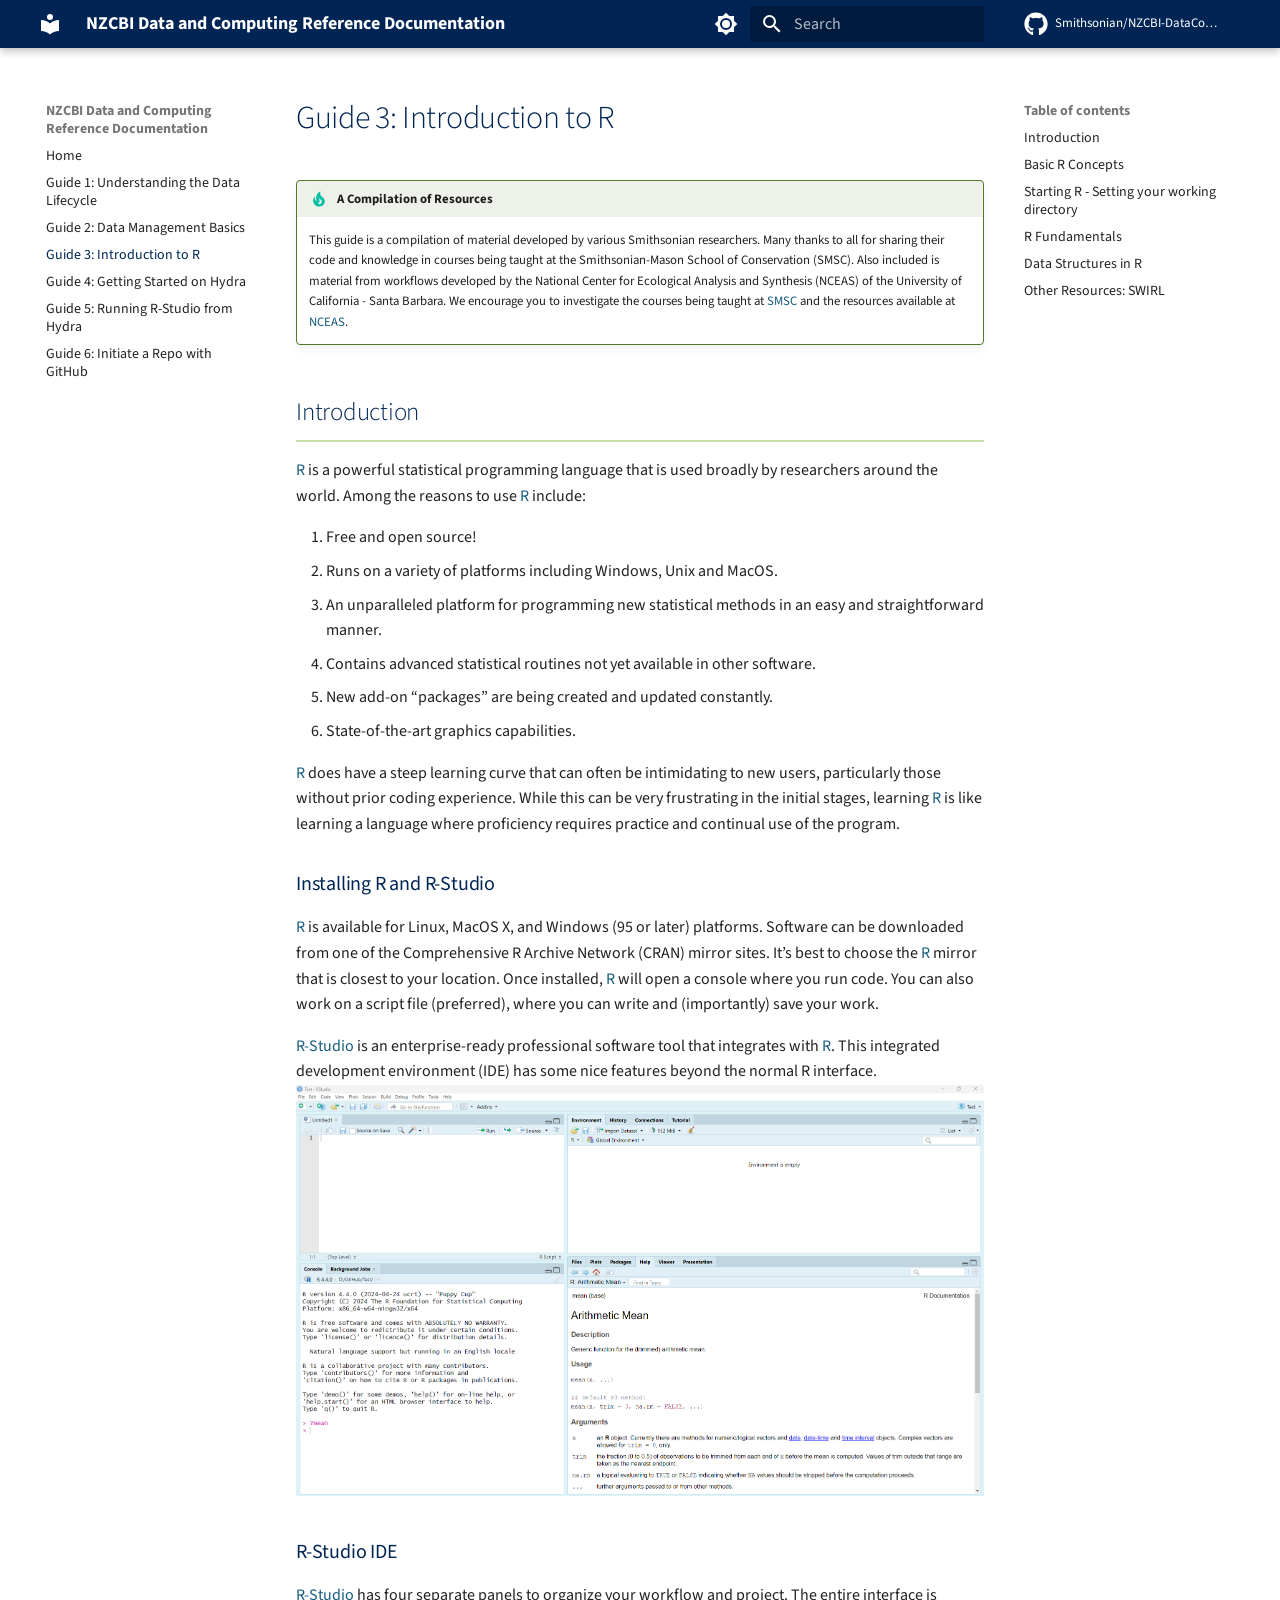
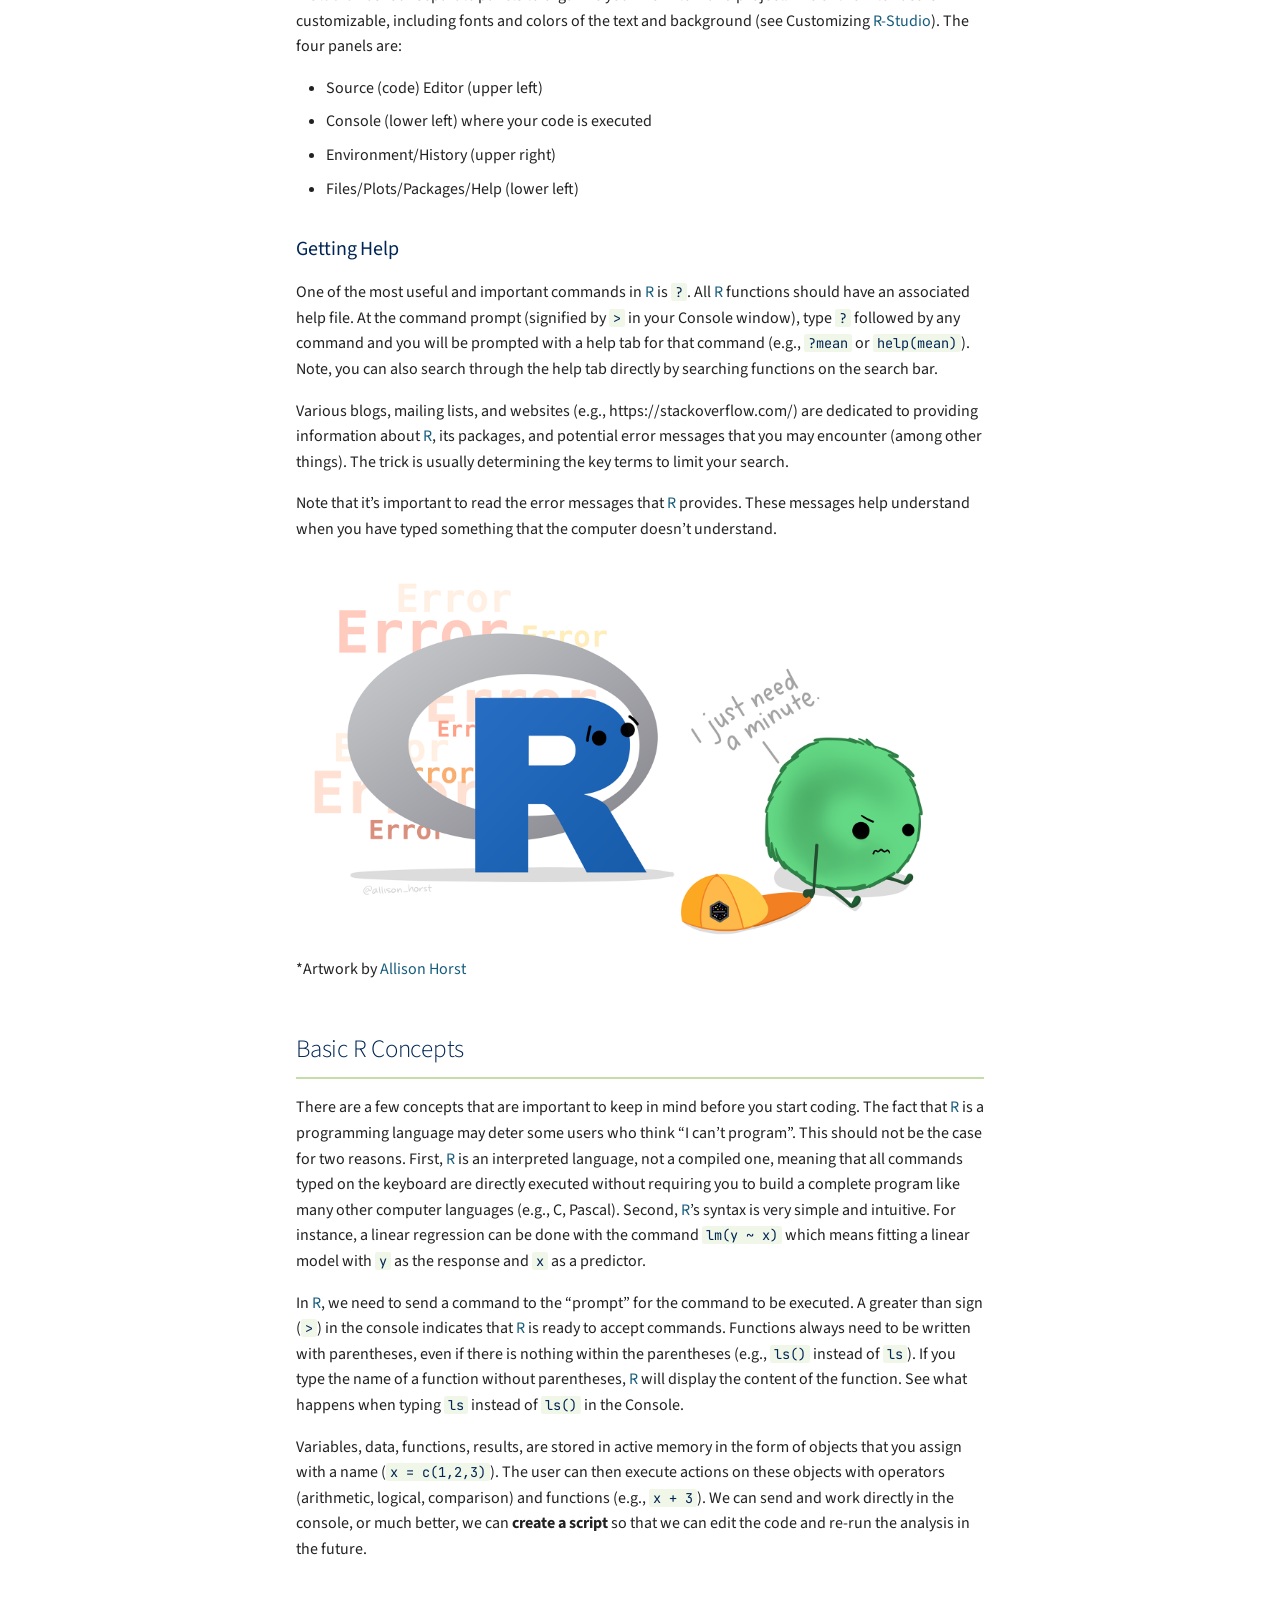
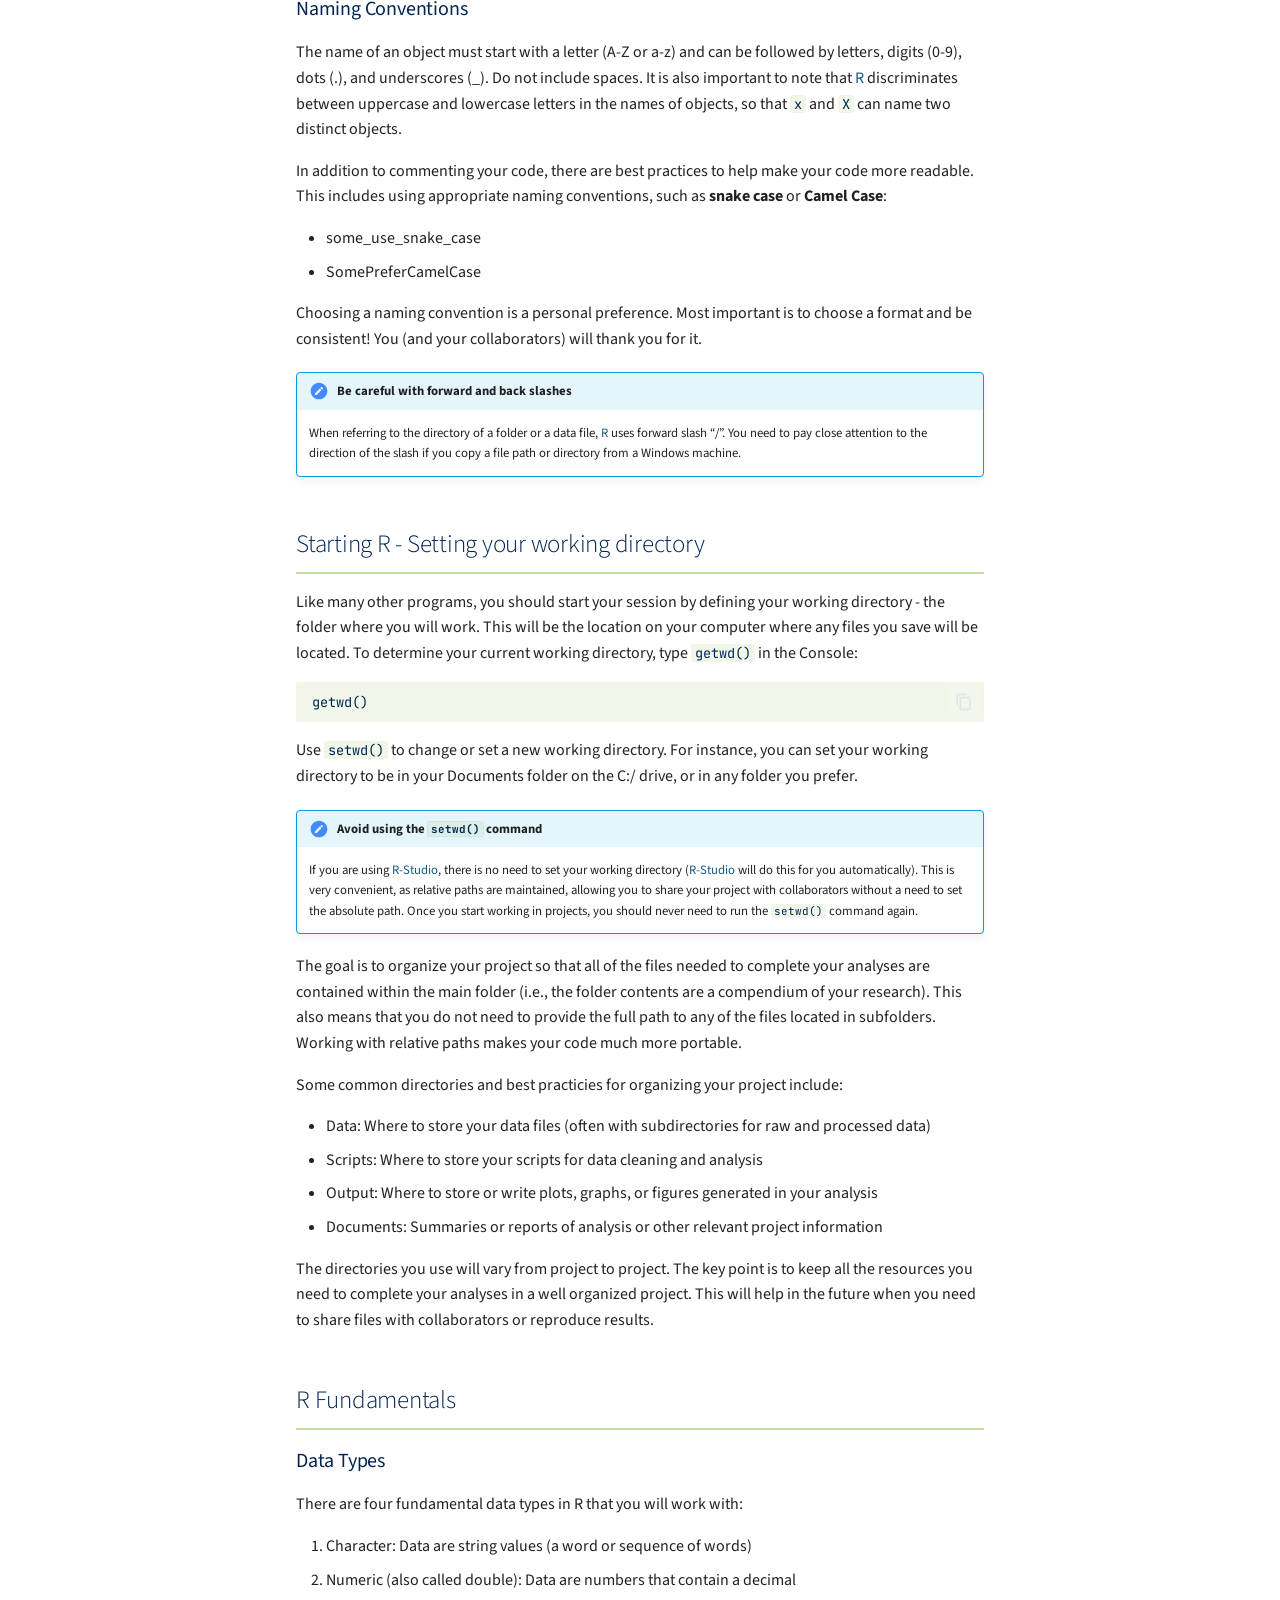
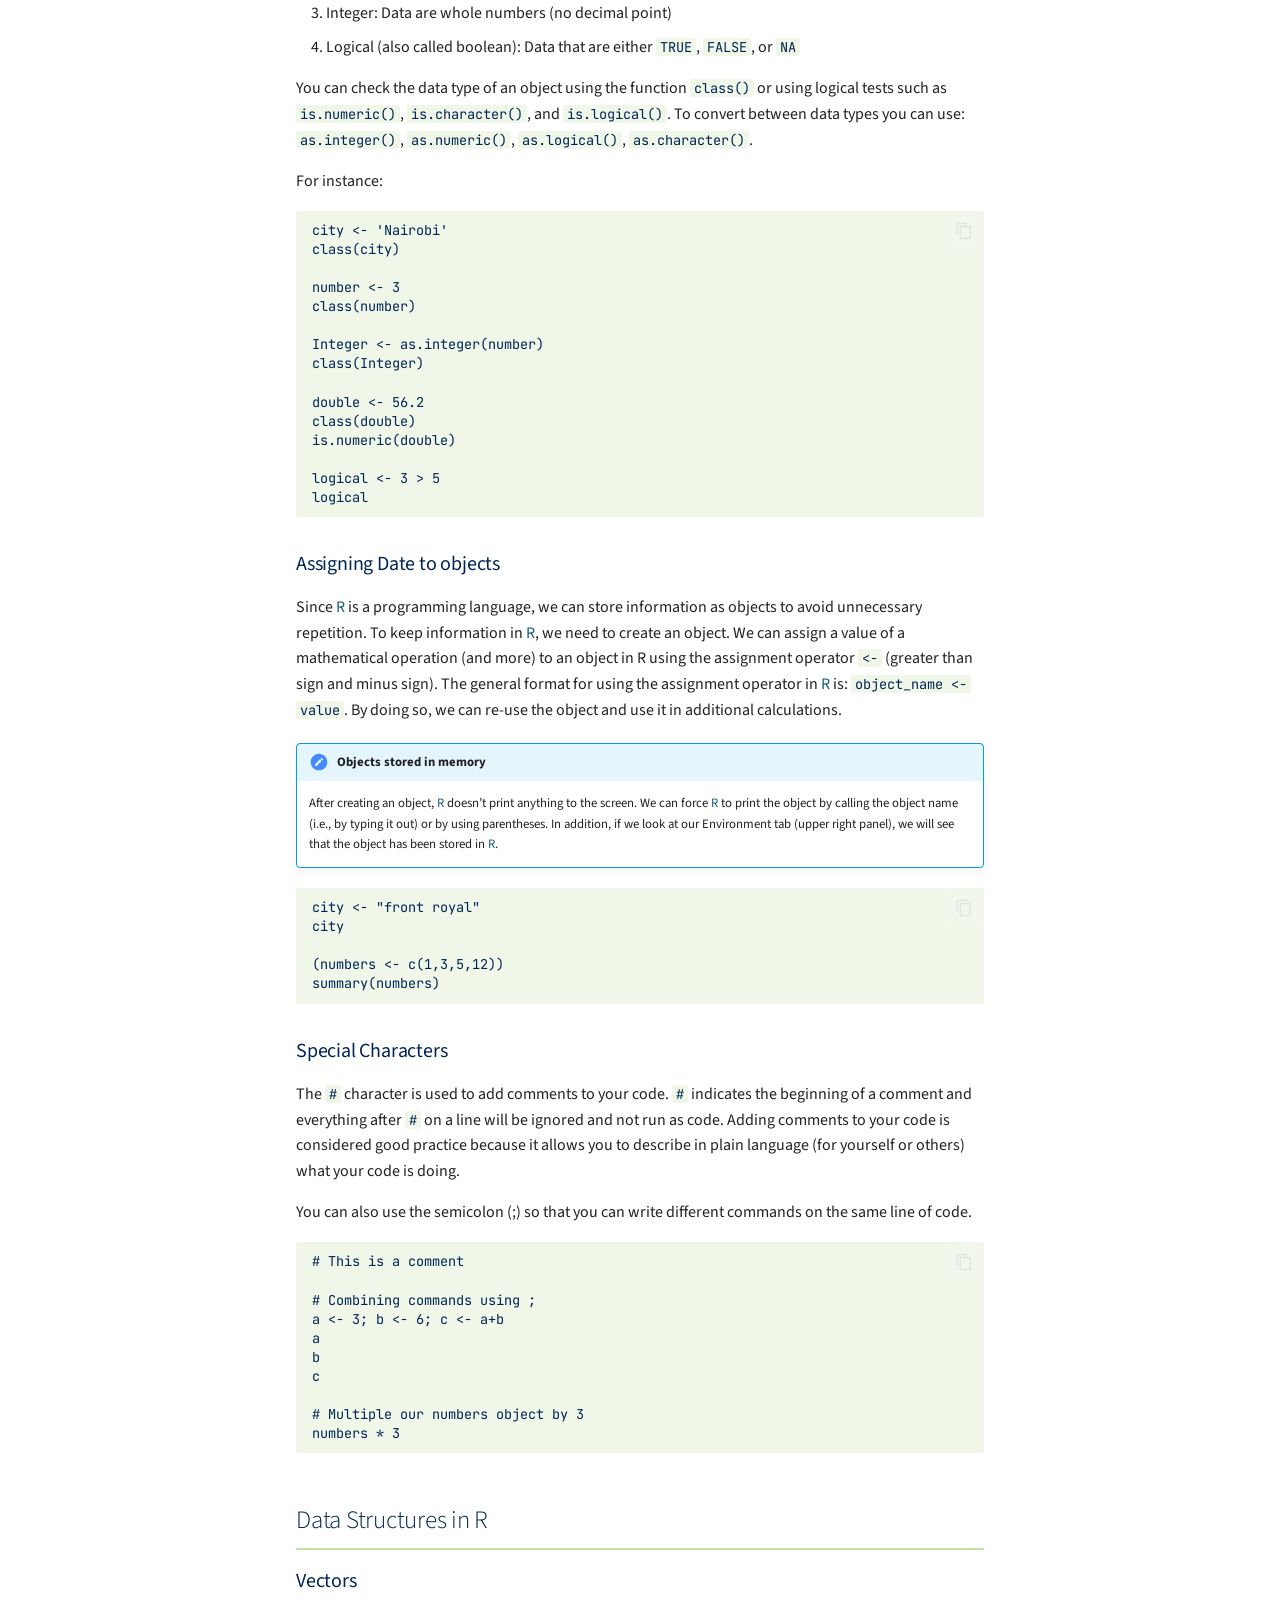
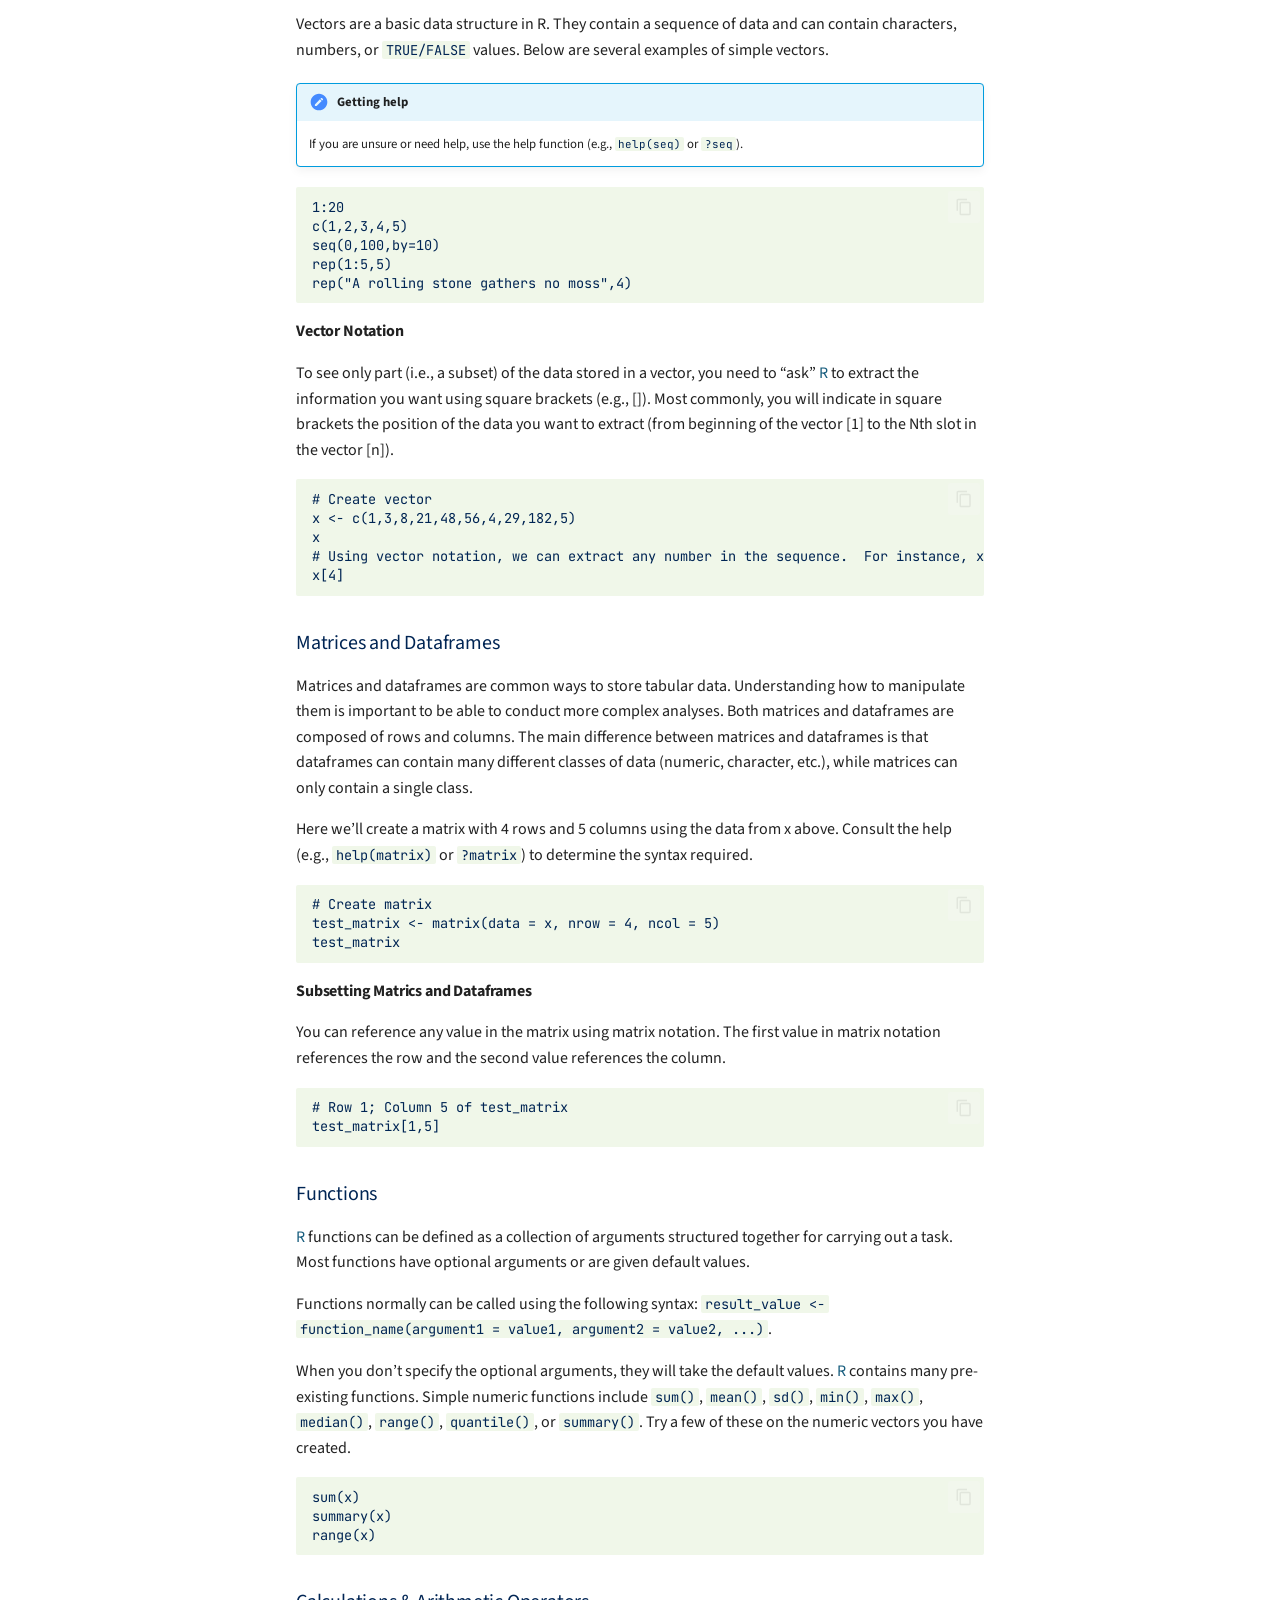
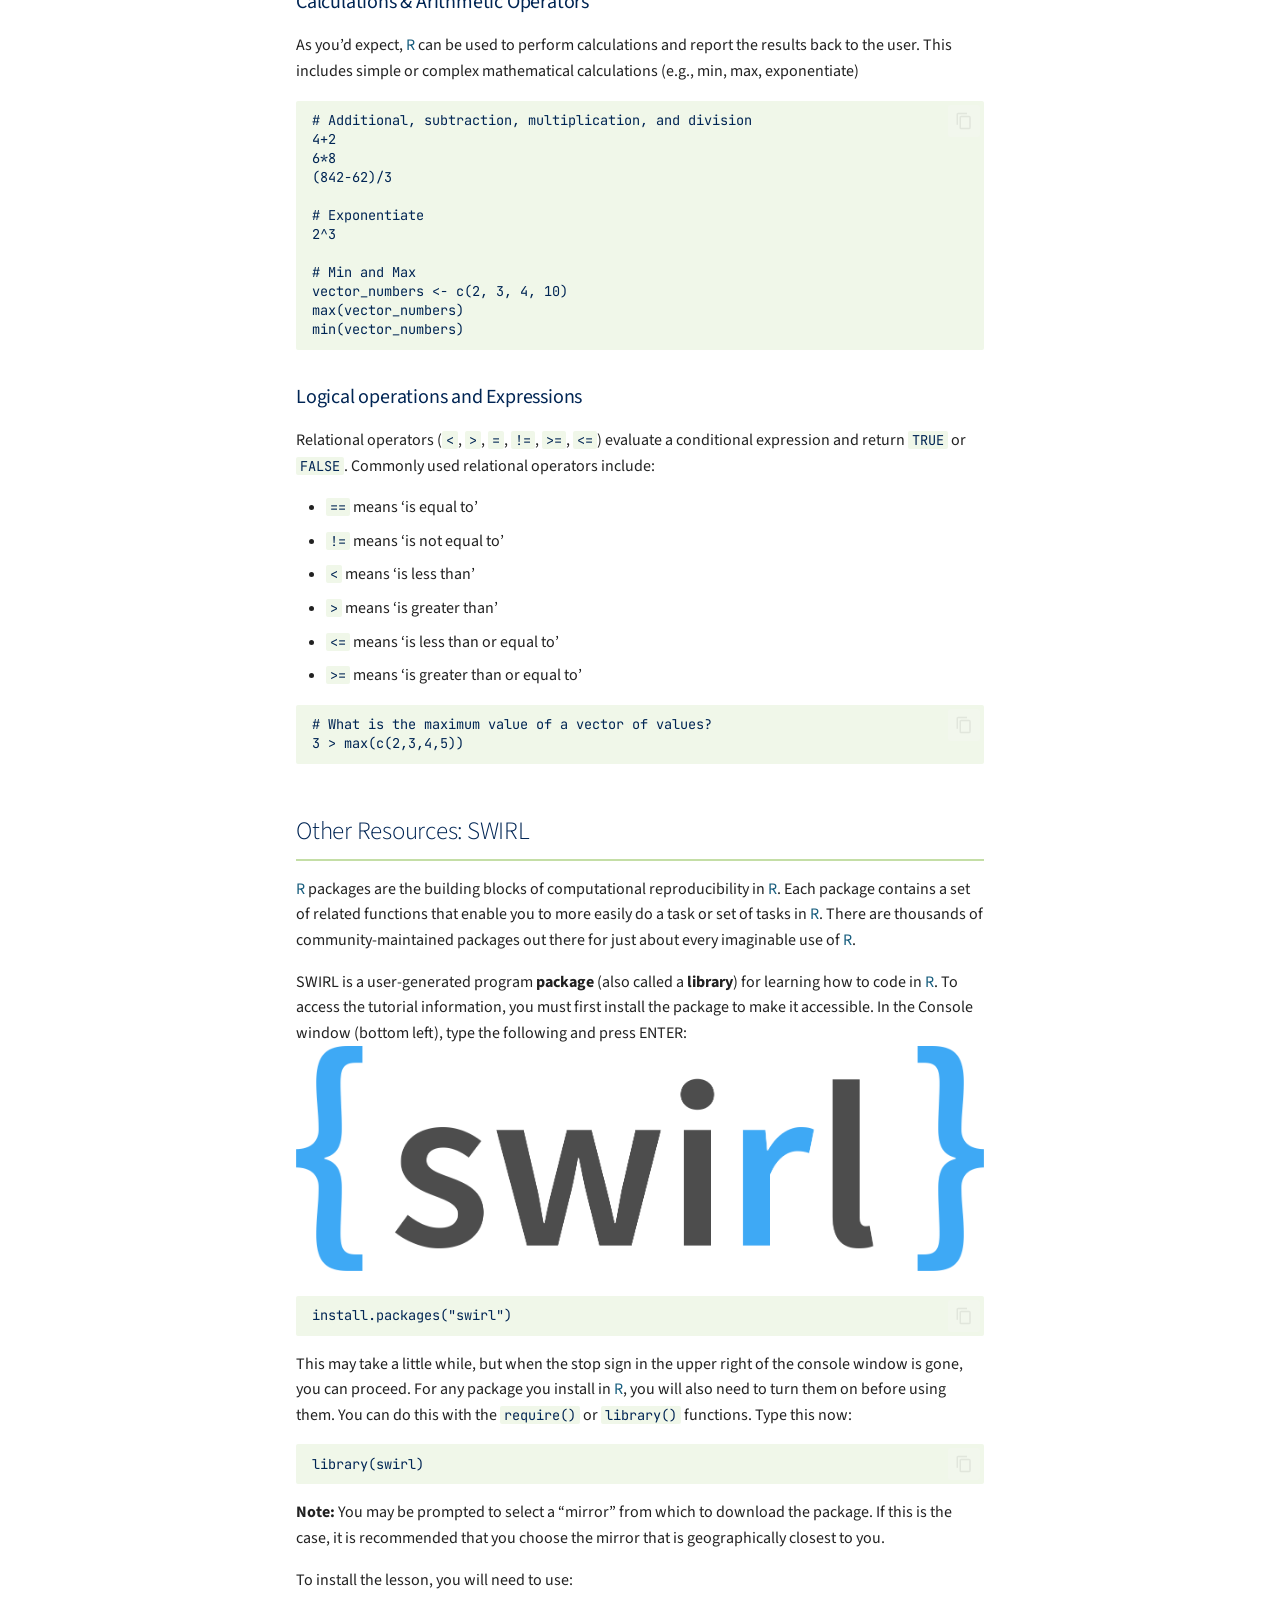
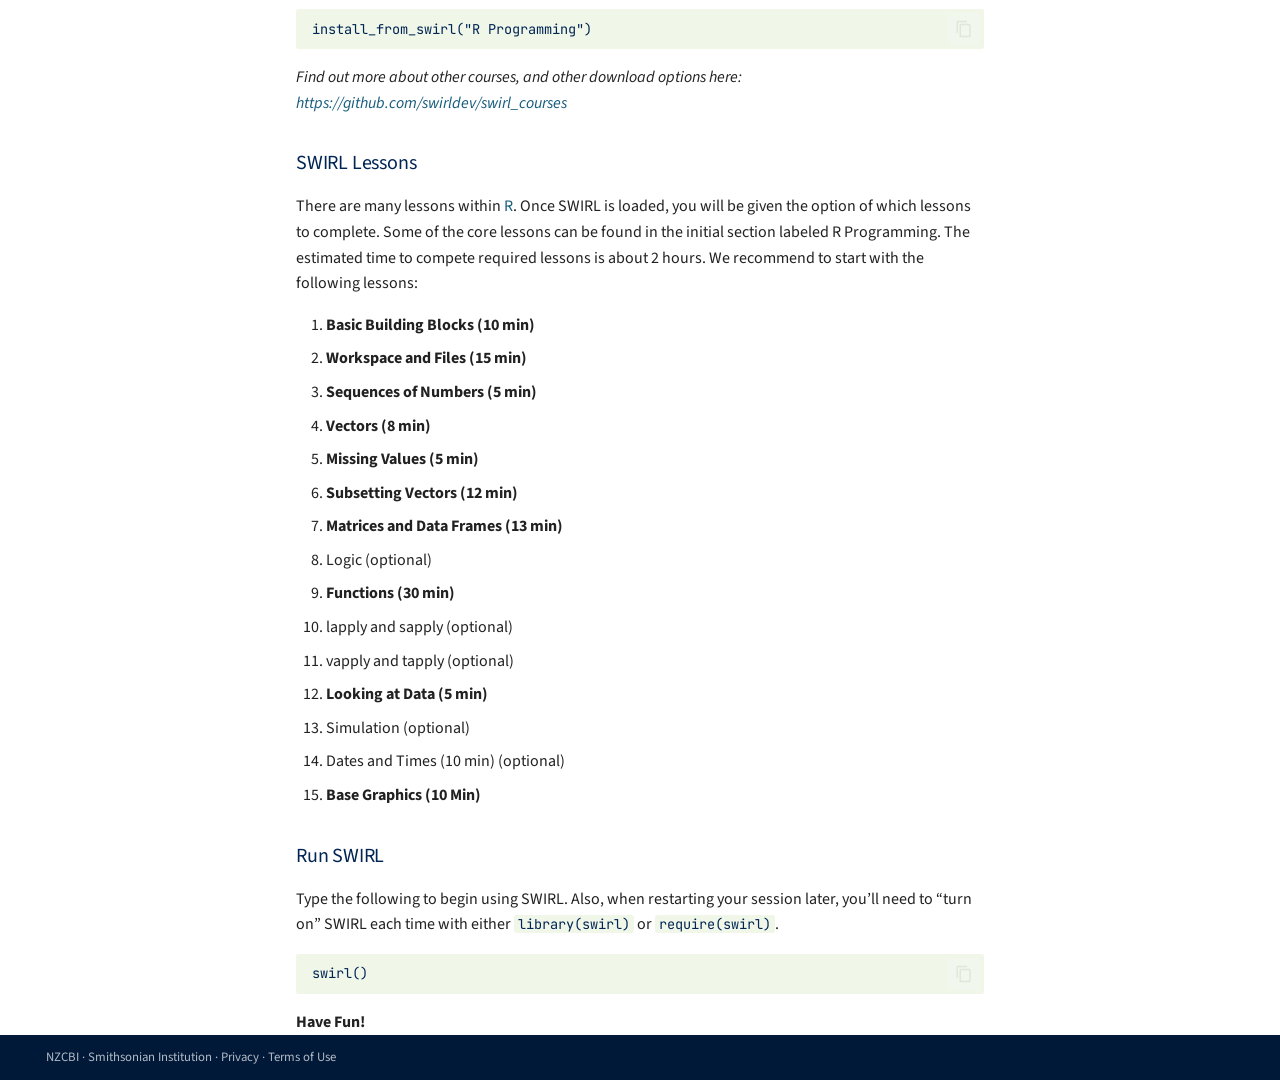
<file: R-Intro.html>
<!doctype html>
<html lang="en" class="no-js">
  <head>
    
      <meta charset="utf-8">
      <meta name="viewport" content="width=device-width,initial-scale=1">
      
        <meta name="description" content="Data management and computing reference documentation for researchers and staff at the Smithsonian's National Zoo and Conservation Biology Institute">
      
      
      
        <link rel="canonical" href="https://smithsonian.github.io/NZCBI-DataComputingDocs/R-Intro.html">
      
      
        <link rel="prev" href="data-management.html">
      
      
        <link rel="next" href="hydra.html">
      
      
        
      
      
      <link rel="icon" href="assets/images/favicon.png">
      <meta name="generator" content="mkdocs-1.6.1, mkdocs-material-9.8.0">
    
    
      
        <title>Guide 3: Introduction to R - NZCBI Data and Computing Reference Documentation</title>
      
    
    
      <link rel="stylesheet" href="assets/stylesheets/main.57a0d79d.min.css">
      
        
        <link rel="stylesheet" href="assets/stylesheets/palette.fb2fffe2.min.css">
      
      


    
    
      
    
    
      
        
        
        <link rel="preconnect" href="https://fonts.gstatic.com" crossorigin>
        <link rel="stylesheet" href="https://fonts.googleapis.com/css?family=Source+Sans+Pro:300,300i,400,400i,700,700i%7CJetBrains+Mono:400,400i,700,700i&display=fallback">
        <style>:root{--md-text-font:"Source Sans Pro";--md-code-font:"JetBrains Mono"}</style>
      
    
    
      <link rel="stylesheet" href="stylesheets/extra.css">
    
    <script>__md_scope=new URL(".",location),__md_hash=e=>[...e].reduce(((e,_)=>(e<<5)-e+_.charCodeAt(0)),0),__md_get=(e,_=localStorage,t=__md_scope)=>JSON.parse(_.getItem(t.pathname+"."+e)),__md_set=(e,_,t=localStorage,a=__md_scope)=>{try{t.setItem(a.pathname+"."+e,JSON.stringify(_))}catch(e){}}</script>
    
      

    
    
  </head>
  
  
    
    
      
    
    
    
    
    <body dir="ltr" data-md-color-scheme="default" data-md-color-primary="custom" data-md-color-accent="custom">
  
    
    <input class="md-toggle" data-md-toggle="drawer" type="checkbox" id="__drawer" autocomplete="off">
    <input class="md-toggle" data-md-toggle="search" type="checkbox" id="__search" autocomplete="off">
    <label class="md-overlay" for="__drawer"></label>
    <div data-md-component="skip">
      
        
        <a href="#introduction" class="md-skip">
          Skip to content
        </a>
      
    </div>
    <div data-md-component="announce">
      
    </div>
    
    
      

  

<header class="md-header md-header--shadow" data-md-component="header">
  <nav class="md-header__inner md-grid" aria-label="Header">
    <a href="index.html" title="NZCBI Data and Computing Reference Documentation" class="md-header__button md-logo" aria-label="NZCBI Data and Computing Reference Documentation" data-md-component="logo">
      
  
  <svg xmlns="http://www.w3.org/2000/svg" viewBox="0 0 24 24"><path d="M12 8a3 3 0 0 0 3-3 3 3 0 0 0-3-3 3 3 0 0 0-3 3 3 3 0 0 0 3 3m0 3.54C9.64 9.35 6.5 8 3 8v11c3.5 0 6.64 1.35 9 3.54 2.36-2.19 5.5-3.54 9-3.54V8c-3.5 0-6.64 1.35-9 3.54"/></svg>

    </a>
    <label class="md-header__button md-icon" for="__drawer">
      
      <svg xmlns="http://www.w3.org/2000/svg" viewBox="0 0 24 24"><path d="M3 6h18v2H3zm0 5h18v2H3zm0 5h18v2H3z"/></svg>
    </label>
    <div class="md-header__title" data-md-component="header-title">
      <div class="md-header__ellipsis">
        <div class="md-header__topic">
          <span class="md-ellipsis">
            NZCBI Data and Computing Reference Documentation
          </span>
        </div>
        <div class="md-header__topic" data-md-component="header-topic">
          <span class="md-ellipsis">
            
              Guide 3: Introduction to R
            
          </span>
        </div>
      </div>
    </div>
    
      
        <form class="md-header__option" data-md-component="palette">
  
    
    
    
    <input class="md-option" data-md-color-media="" data-md-color-scheme="default" data-md-color-primary="custom" data-md-color-accent="custom"  aria-label="Switch to dark mode"  type="radio" name="__palette" id="__palette_0">
    
      <label class="md-header__button md-icon" title="Switch to dark mode" for="__palette_1" hidden>
        <svg xmlns="http://www.w3.org/2000/svg" viewBox="0 0 24 24"><path d="M12 8a4 4 0 0 0-4 4 4 4 0 0 0 4 4 4 4 0 0 0 4-4 4 4 0 0 0-4-4m0 10a6 6 0 0 1-6-6 6 6 0 0 1 6-6 6 6 0 0 1 6 6 6 6 0 0 1-6 6m8-9.31V4h-4.69L12 .69 8.69 4H4v4.69L.69 12 4 15.31V20h4.69L12 23.31 15.31 20H20v-4.69L23.31 12z"/></svg>
      </label>
    
  
    
    
    
    <input class="md-option" data-md-color-media="" data-md-color-scheme="slate" data-md-color-primary="custom" data-md-color-accent="custom"  aria-label="Switch to light mode"  type="radio" name="__palette" id="__palette_1">
    
      <label class="md-header__button md-icon" title="Switch to light mode" for="__palette_0" hidden>
        <svg xmlns="http://www.w3.org/2000/svg" viewBox="0 0 24 24"><path d="M12 18c-.89 0-1.74-.2-2.5-.55C11.56 16.5 13 14.42 13 12s-1.44-4.5-3.5-5.45C10.26 6.2 11.11 6 12 6a6 6 0 0 1 6 6 6 6 0 0 1-6 6m8-9.31V4h-4.69L12 .69 8.69 4H4v4.69L.69 12 4 15.31V20h4.69L12 23.31 15.31 20H20v-4.69L23.31 12z"/></svg>
      </label>
    
  
</form>
      
    
    
      <script>var palette=__md_get("__palette");if(palette&&palette.color){if("(prefers-color-scheme)"===palette.color.media){var media=matchMedia("(prefers-color-scheme: light)"),input=document.querySelector(media.matches?"[data-md-color-media='(prefers-color-scheme: light)']":"[data-md-color-media='(prefers-color-scheme: dark)']");palette.color.media=input.getAttribute("data-md-color-media"),palette.color.scheme=input.getAttribute("data-md-color-scheme"),palette.color.primary=input.getAttribute("data-md-color-primary"),palette.color.accent=input.getAttribute("data-md-color-accent")}for(var[key,value]of Object.entries(palette.color))document.body.setAttribute("data-md-color-"+key,value)}</script>
    
    
    
      
      
        <label class="md-header__button md-icon" for="__search">
          
          <svg xmlns="http://www.w3.org/2000/svg" viewBox="0 0 24 24"><path d="M9.5 3A6.5 6.5 0 0 1 16 9.5c0 1.61-.59 3.09-1.56 4.23l.27.27h.79l5 5-1.5 1.5-5-5v-.79l-.27-.27A6.52 6.52 0 0 1 9.5 16 6.5 6.5 0 0 1 3 9.5 6.5 6.5 0 0 1 9.5 3m0 2C7 5 5 7 5 9.5S7 14 9.5 14 14 12 14 9.5 12 5 9.5 5"/></svg>
        </label>
        <div class="md-search" data-md-component="search" role="dialog">
  <label class="md-search__overlay" for="__search"></label>
  <div class="md-search__inner" role="search">
    <form class="md-search__form" name="search">
      <input type="text" class="md-search__input" name="query" aria-label="Search" placeholder="Search" autocapitalize="off" autocorrect="off" autocomplete="off" spellcheck="false" data-md-component="search-query" required>
      <label class="md-search__icon md-icon" for="__search">
        
        <svg xmlns="http://www.w3.org/2000/svg" viewBox="0 0 24 24"><path d="M9.5 3A6.5 6.5 0 0 1 16 9.5c0 1.61-.59 3.09-1.56 4.23l.27.27h.79l5 5-1.5 1.5-5-5v-.79l-.27-.27A6.52 6.52 0 0 1 9.5 16 6.5 6.5 0 0 1 3 9.5 6.5 6.5 0 0 1 9.5 3m0 2C7 5 5 7 5 9.5S7 14 9.5 14 14 12 14 9.5 12 5 9.5 5"/></svg>
        
        <svg xmlns="http://www.w3.org/2000/svg" viewBox="0 0 24 24"><path d="M20 11v2H8l5.5 5.5-1.42 1.42L4.16 12l7.92-7.92L13.5 5.5 8 11z"/></svg>
      </label>
      <nav class="md-search__options" aria-label="Search">
        
        <button type="reset" class="md-search__icon md-icon" title="Clear" aria-label="Clear" tabindex="-1">
          
          <svg xmlns="http://www.w3.org/2000/svg" viewBox="0 0 24 24"><path d="M19 6.41 17.59 5 12 10.59 6.41 5 5 6.41 10.59 12 5 17.59 6.41 19 12 13.41 17.59 19 19 17.59 13.41 12z"/></svg>
        </button>
      </nav>
      
        <div class="md-search__suggest" data-md-component="search-suggest"></div>
      
    </form>
    <div class="md-search__output">
      <div class="md-search__scrollwrap" tabindex="0" data-md-scrollfix>
        <div class="md-search-result" data-md-component="search-result">
          <div class="md-search-result__meta">
            Initializing search
          </div>
          <ol class="md-search-result__list" role="presentation"></ol>
        </div>
      </div>
    </div>
  </div>
</div>
      
    
    
      <div class="md-header__source">
        <a href="https://github.com/Smithsonian/NZCBI-DataComputingDocs" title="Go to repository" class="md-source" data-md-component="source">
  <div class="md-source__icon md-icon">
    
    <svg xmlns="http://www.w3.org/2000/svg" viewBox="0 0 512 512"><!--! Font Awesome Free 7.1.0 by @fontawesome - https://fontawesome.com License - https://fontawesome.com/license/free (Icons: CC BY 4.0, Fonts: SIL OFL 1.1, Code: MIT License) Copyright 2025 Fonticons, Inc.--><path d="M173.9 397.4c0 2-2.3 3.6-5.2 3.6-3.3.3-5.6-1.3-5.6-3.6 0-2 2.3-3.6 5.2-3.6 3-.3 5.6 1.3 5.6 3.6m-31.1-4.5c-.7 2 1.3 4.3 4.3 4.9 2.6 1 5.6 0 6.2-2s-1.3-4.3-4.3-5.2c-2.6-.7-5.5.3-6.2 2.3m44.2-1.7c-2.9.7-4.9 2.6-4.6 4.9.3 2 2.9 3.3 5.9 2.6 2.9-.7 4.9-2.6 4.6-4.6-.3-1.9-3-3.2-5.9-2.9M252.8 8C114.1 8 8 113.3 8 252c0 110.9 69.8 205.8 169.5 239.2 12.8 2.3 17.3-5.6 17.3-12.1 0-6.2-.3-40.4-.3-61.4 0 0-70 15-84.7-29.8 0 0-11.4-29.1-27.8-36.6 0 0-22.9-15.7 1.6-15.4 0 0 24.9 2 38.6 25.8 21.9 38.6 58.6 27.5 72.9 20.9 2.3-16 8.8-27.1 16-33.7-55.9-6.2-112.3-14.3-112.3-110.5 0-27.5 7.6-41.3 23.6-58.9-2.6-6.5-11.1-33.3 2.6-67.9 20.9-6.5 69 27 69 27 20-5.6 41.5-8.5 62.8-8.5s42.8 2.9 62.8 8.5c0 0 48.1-33.6 69-27 13.7 34.7 5.2 61.4 2.6 67.9 16 17.7 25.8 31.5 25.8 58.9 0 96.5-58.9 104.2-114.8 110.5 9.2 7.9 17 22.9 17 46.4 0 33.7-.3 75.4-.3 83.6 0 6.5 4.6 14.4 17.3 12.1C436.2 457.8 504 362.9 504 252 504 113.3 391.5 8 252.8 8M105.2 352.9c-1.3 1-1 3.3.7 5.2 1.6 1.6 3.9 2.3 5.2 1 1.3-1 1-3.3-.7-5.2-1.6-1.6-3.9-2.3-5.2-1m-10.8-8.1c-.7 1.3.3 2.9 2.3 3.9 1.6 1 3.6.7 4.3-.7.7-1.3-.3-2.9-2.3-3.9-2-.6-3.6-.3-4.3.7m32.4 35.6c-1.6 1.3-1 4.3 1.3 6.2 2.3 2.3 5.2 2.6 6.5 1 1.3-1.3.7-4.3-1.3-6.2-2.2-2.3-5.2-2.6-6.5-1m-11.4-14.7c-1.6 1-1.6 3.6 0 5.9s4.3 3.3 5.6 2.3c1.6-1.3 1.6-3.9 0-6.2-1.4-2.3-4-3.3-5.6-2"/></svg>
  </div>
  <div class="md-source__repository">
    Smithsonian/NZCBI-DataComputingDocs
  </div>
</a>
      </div>
    
  </nav>
  
</header>
    
    <div class="md-container" data-md-component="container">
      
      
        
          
        
      
      <main class="md-main" data-md-component="main">
        <div class="md-main__inner md-grid">
          
            
              
              <div class="md-sidebar md-sidebar--primary" data-md-component="sidebar" data-md-type="navigation" >
                <div class="md-sidebar__scrollwrap">
                  <div class="md-sidebar__inner">
                    



<nav class="md-nav md-nav--primary" aria-label="Navigation" data-md-level="0">
  <label class="md-nav__title" for="__drawer">
    <a href="index.html" title="NZCBI Data and Computing Reference Documentation" class="md-nav__button md-logo" aria-label="NZCBI Data and Computing Reference Documentation" data-md-component="logo">
      
  
  <svg xmlns="http://www.w3.org/2000/svg" viewBox="0 0 24 24"><path d="M12 8a3 3 0 0 0 3-3 3 3 0 0 0-3-3 3 3 0 0 0-3 3 3 3 0 0 0 3 3m0 3.54C9.64 9.35 6.5 8 3 8v11c3.5 0 6.64 1.35 9 3.54 2.36-2.19 5.5-3.54 9-3.54V8c-3.5 0-6.64 1.35-9 3.54"/></svg>

    </a>
    NZCBI Data and Computing Reference Documentation
  </label>
  
    <div class="md-nav__source">
      <a href="https://github.com/Smithsonian/NZCBI-DataComputingDocs" title="Go to repository" class="md-source" data-md-component="source">
  <div class="md-source__icon md-icon">
    
    <svg xmlns="http://www.w3.org/2000/svg" viewBox="0 0 512 512"><!--! Font Awesome Free 7.1.0 by @fontawesome - https://fontawesome.com License - https://fontawesome.com/license/free (Icons: CC BY 4.0, Fonts: SIL OFL 1.1, Code: MIT License) Copyright 2025 Fonticons, Inc.--><path d="M173.9 397.4c0 2-2.3 3.6-5.2 3.6-3.3.3-5.6-1.3-5.6-3.6 0-2 2.3-3.6 5.2-3.6 3-.3 5.6 1.3 5.6 3.6m-31.1-4.5c-.7 2 1.3 4.3 4.3 4.9 2.6 1 5.6 0 6.2-2s-1.3-4.3-4.3-5.2c-2.6-.7-5.5.3-6.2 2.3m44.2-1.7c-2.9.7-4.9 2.6-4.6 4.9.3 2 2.9 3.3 5.9 2.6 2.9-.7 4.9-2.6 4.6-4.6-.3-1.9-3-3.2-5.9-2.9M252.8 8C114.1 8 8 113.3 8 252c0 110.9 69.8 205.8 169.5 239.2 12.8 2.3 17.3-5.6 17.3-12.1 0-6.2-.3-40.4-.3-61.4 0 0-70 15-84.7-29.8 0 0-11.4-29.1-27.8-36.6 0 0-22.9-15.7 1.6-15.4 0 0 24.9 2 38.6 25.8 21.9 38.6 58.6 27.5 72.9 20.9 2.3-16 8.8-27.1 16-33.7-55.9-6.2-112.3-14.3-112.3-110.5 0-27.5 7.6-41.3 23.6-58.9-2.6-6.5-11.1-33.3 2.6-67.9 20.9-6.5 69 27 69 27 20-5.6 41.5-8.5 62.8-8.5s42.8 2.9 62.8 8.5c0 0 48.1-33.6 69-27 13.7 34.7 5.2 61.4 2.6 67.9 16 17.7 25.8 31.5 25.8 58.9 0 96.5-58.9 104.2-114.8 110.5 9.2 7.9 17 22.9 17 46.4 0 33.7-.3 75.4-.3 83.6 0 6.5 4.6 14.4 17.3 12.1C436.2 457.8 504 362.9 504 252 504 113.3 391.5 8 252.8 8M105.2 352.9c-1.3 1-1 3.3.7 5.2 1.6 1.6 3.9 2.3 5.2 1 1.3-1 1-3.3-.7-5.2-1.6-1.6-3.9-2.3-5.2-1m-10.8-8.1c-.7 1.3.3 2.9 2.3 3.9 1.6 1 3.6.7 4.3-.7.7-1.3-.3-2.9-2.3-3.9-2-.6-3.6-.3-4.3.7m32.4 35.6c-1.6 1.3-1 4.3 1.3 6.2 2.3 2.3 5.2 2.6 6.5 1 1.3-1.3.7-4.3-1.3-6.2-2.2-2.3-5.2-2.6-6.5-1m-11.4-14.7c-1.6 1-1.6 3.6 0 5.9s4.3 3.3 5.6 2.3c1.6-1.3 1.6-3.9 0-6.2-1.4-2.3-4-3.3-5.6-2"/></svg>
  </div>
  <div class="md-source__repository">
    Smithsonian/NZCBI-DataComputingDocs
  </div>
</a>
    </div>
  
  <ul class="md-nav__list" data-md-scrollfix>
    
      
      
  
  
  
  
    <li class="md-nav__item">
      <a href="index.html" class="md-nav__link">
        
  
  
  <span class="md-ellipsis">
    
  
    Home
  

    
  </span>
  
  

      </a>
    </li>
  

    
      
      
  
  
  
  
    <li class="md-nav__item">
      <a href="data-lifecycle.html" class="md-nav__link">
        
  
  
  <span class="md-ellipsis">
    
  
    Guide 1: Understanding the Data Lifecycle
  

    
  </span>
  
  

      </a>
    </li>
  

    
      
      
  
  
  
  
    <li class="md-nav__item">
      <a href="data-management.html" class="md-nav__link">
        
  
  
  <span class="md-ellipsis">
    
  
    Guide 2: Data Management Basics
  

    
  </span>
  
  

      </a>
    </li>
  

    
      
      
  
  
    
  
  
  
    <li class="md-nav__item md-nav__item--active">
      
      <input class="md-nav__toggle md-toggle" type="checkbox" id="__toc">
      
      
      
        <label class="md-nav__link md-nav__link--active" for="__toc">
          
  
  
  <span class="md-ellipsis">
    
  
    Guide 3: Introduction to R
  

    
  </span>
  
  

          <span class="md-nav__icon md-icon"></span>
        </label>
      
      <a href="R-Intro.html" class="md-nav__link md-nav__link--active">
        
  
  
  <span class="md-ellipsis">
    
  
    Guide 3: Introduction to R
  

    
  </span>
  
  

      </a>
      
        

<nav class="md-nav md-nav--secondary" aria-label="Table of contents">
  
  
  
  
    <label class="md-nav__title" for="__toc">
      <span class="md-nav__icon md-icon"></span>
      Table of contents
    </label>
    <ul class="md-nav__list" data-md-component="toc" data-md-scrollfix>
      
        <li class="md-nav__item">
  <a href="#introduction" class="md-nav__link">
    <span class="md-ellipsis">
      
        Introduction
      
    </span>
  </a>
  
</li>
      
        <li class="md-nav__item">
  <a href="#basic-r-concepts" class="md-nav__link">
    <span class="md-ellipsis">
      
        Basic R Concepts
      
    </span>
  </a>
  
</li>
      
        <li class="md-nav__item">
  <a href="#starting-r-setting-your-working-directory" class="md-nav__link">
    <span class="md-ellipsis">
      
        Starting R - Setting your working directory
      
    </span>
  </a>
  
</li>
      
        <li class="md-nav__item">
  <a href="#r-fundamentals" class="md-nav__link">
    <span class="md-ellipsis">
      
        R Fundamentals
      
    </span>
  </a>
  
</li>
      
        <li class="md-nav__item">
  <a href="#data-structures-in-r" class="md-nav__link">
    <span class="md-ellipsis">
      
        Data Structures in R
      
    </span>
  </a>
  
</li>
      
        <li class="md-nav__item">
  <a href="#other-resources-swirl" class="md-nav__link">
    <span class="md-ellipsis">
      
        Other Resources: SWIRL
      
    </span>
  </a>
  
</li>
      
    </ul>
  
</nav>
      
    </li>
  

    
      
      
  
  
  
  
    <li class="md-nav__item">
      <a href="hydra.html" class="md-nav__link">
        
  
  
  <span class="md-ellipsis">
    
  
    Guide 4: Getting Started on Hydra
  

    
  </span>
  
  

      </a>
    </li>
  

    
      
      
  
  
  
  
    <li class="md-nav__item">
      <a href="RStudio-Hydra.html" class="md-nav__link">
        
  
  
  <span class="md-ellipsis">
    
  
    Guide 5: Running R-Studio from Hydra
  

    
  </span>
  
  

      </a>
    </li>
  

    
      
      
  
  
  
  
    <li class="md-nav__item">
      <a href="github.html" class="md-nav__link">
        
  
  
  <span class="md-ellipsis">
    
  
    Guide 6: Initiate a Repo with GitHub
  

    
  </span>
  
  

      </a>
    </li>
  

    
  </ul>
</nav>
                  </div>
                </div>
              </div>
            
            
              
              <div class="md-sidebar md-sidebar--secondary" data-md-component="sidebar" data-md-type="toc" >
                <div class="md-sidebar__scrollwrap">
                  <div class="md-sidebar__inner">
                    

<nav class="md-nav md-nav--secondary" aria-label="Table of contents">
  
  
  
  
    <label class="md-nav__title" for="__toc">
      <span class="md-nav__icon md-icon"></span>
      Table of contents
    </label>
    <ul class="md-nav__list" data-md-component="toc" data-md-scrollfix>
      
        <li class="md-nav__item">
  <a href="#introduction" class="md-nav__link">
    <span class="md-ellipsis">
      
        Introduction
      
    </span>
  </a>
  
</li>
      
        <li class="md-nav__item">
  <a href="#basic-r-concepts" class="md-nav__link">
    <span class="md-ellipsis">
      
        Basic R Concepts
      
    </span>
  </a>
  
</li>
      
        <li class="md-nav__item">
  <a href="#starting-r-setting-your-working-directory" class="md-nav__link">
    <span class="md-ellipsis">
      
        Starting R - Setting your working directory
      
    </span>
  </a>
  
</li>
      
        <li class="md-nav__item">
  <a href="#r-fundamentals" class="md-nav__link">
    <span class="md-ellipsis">
      
        R Fundamentals
      
    </span>
  </a>
  
</li>
      
        <li class="md-nav__item">
  <a href="#data-structures-in-r" class="md-nav__link">
    <span class="md-ellipsis">
      
        Data Structures in R
      
    </span>
  </a>
  
</li>
      
        <li class="md-nav__item">
  <a href="#other-resources-swirl" class="md-nav__link">
    <span class="md-ellipsis">
      
        Other Resources: SWIRL
      
    </span>
  </a>
  
</li>
      
    </ul>
  
</nav>
                  </div>
                </div>
              </div>
            
          
          
            <div class="md-content" data-md-component="content">
              
              <article class="md-content__inner md-typeset">
                
                  


  
  


  <h1>Guide 3: Introduction to R</h1>

<div class="admonition tip">
<p class="admonition-title">A Compilation of Resources</p>
<p>This guide is a compilation of material developed by various Smithsonian researchers. Many thanks to all for sharing their code and knowledge in courses being taught at the Smithsonian-Mason School of Conservation (SMSC). Also included is material from workflows developed by the National Center for Ecological Analysis and Synthesis (NCEAS) of the University of California - Santa Barbara. We encourage you to investigate the courses being taught at <a href="https://smconservation.gmu.edu/">SMSC</a> and the resources available at <a href="https://www.nceas.ucsb.edu/learning-hub">NCEAS</a>.</p>
</div>
<h2 id="introduction">Introduction</h2>
<p><a href="https://cran.r-project.org/">R</a> is a powerful statistical programming language that is used broadly by researchers around the world. Among the reasons to use <a href="https://cran.r-project.org/">R</a> include:</p>
<ol>
<li>Free and open source!</li>
<li>Runs on a variety of platforms including Windows, Unix and MacOS.</li>
<li>An unparalleled platform for programming new statistical methods in an easy and straightforward manner.</li>
<li>Contains advanced statistical routines not yet available in other software.</li>
<li>New add-on “packages” are being created and updated constantly.</li>
<li>State-of-the-art graphics capabilities.</li>
</ol>
<p><a href="https://cran.r-project.org/">R</a> does have a steep learning curve that can often be intimidating to new users, particularly those without prior coding experience. While this can be very frustrating in the initial stages, learning <a href="https://cran.r-project.org/">R</a> is like learning a language where proficiency requires practice and continual use of the program.</p>
<h3 id="installing-r-and-r-studio">Installing R and R-Studio</h3>
<p><a href="https://cran.r-project.org/">R</a> is available for Linux, MacOS X, and Windows (95 or later) platforms. Software can be downloaded from one of the Comprehensive R Archive Network (CRAN) mirror sites. It’s best to choose the <a href="https://cran.r-project.org/">R</a> mirror that is closest to your location. Once installed, <a href="https://cran.r-project.org/">R</a> will open a console where you run code. You can also work on a script file (preferred), where you can write and (importantly) save your work.</p>
<p><a href="https://posit.co/download/rstudio-desktop">R-Studio</a> is an enterprise-ready professional software tool that integrates with <a href="https://cran.r-project.org/">R</a>. This integrated development environment (IDE) has some nice features beyond the normal R interface.
<img alt="R" src="assets/R.png" /></p>
<h3 id="r-studio-ide">R-Studio IDE</h3>
<p><a href="https://posit.co/download/rstudio-desktop">R-Studio</a> has four separate panels to organize your workflow and project. The entire interface is customizable, including fonts and colors of the text and background (see Customizing <a href="https://posit.co/download/rstudio-desktop">R-Studio</a>). The four panels are:</p>
<ul>
<li>Source (code) Editor (upper left)</li>
<li>Console (lower left) where your code is executed</li>
<li>Environment/History (upper right)</li>
<li>Files/Plots/Packages/Help (lower left)</li>
</ul>
<h3 id="getting-help">Getting Help</h3>
<p>One of the most useful and important commands in <a href="https://cran.r-project.org/">R</a> is <code>?</code>. All <a href="https://cran.r-project.org/">R</a> functions should have an associated help file. At the command prompt (signified by <code>&gt;</code> in your Console window), type <code>?</code> followed by any command and you will be prompted with a help tab for that command (e.g., <code>?mean</code> or <code>help(mean)</code>). Note, you can also search through the help tab directly by searching functions on the search bar.</p>
<p>Various blogs, mailing lists, and websites (e.g., https://stackoverflow.com/) are dedicated to providing information about <a href="https://cran.r-project.org/">R</a>, its packages, and potential error messages that you may encounter (among other things). The trick is usually determining the key terms to limit your search. </p>
<p>Note that it’s important to read the error messages that <a href="https://cran.r-project.org/">R</a> provides. These messages help understand when you have typed something that the computer doesn’t understand. 
<img alt="Error" src="assets/Error.png" />
*Artwork by <a href="https://allisonhorst.com/allison-horst">Allison Horst</a></p>
<h2 id="basic-r-concepts">Basic R Concepts</h2>
<p>There are a few concepts that are important to keep in mind before you start coding. The fact that <a href="https://cran.r-project.org/">R</a> is a programming language may deter some users who think “I can’t program”. This should not be the case for two reasons. First, <a href="https://cran.r-project.org/">R</a> is an interpreted language, not a compiled one, meaning that all commands typed on the keyboard are directly executed without requiring you to build a complete program like many other computer languages (e.g., C, Pascal). Second, <a href="https://cran.r-project.org/">R</a>’s syntax is very simple and intuitive. For instance, a linear regression can be done with the command <code>lm(y ~ x)</code> which means fitting a linear model with <code>y</code> as the response and <code>x</code> as a predictor. </p>
<p>In <a href="https://cran.r-project.org/">R</a>, we need to send a command to the “prompt” for the command to be executed. A greater than sign (<code>&gt;</code>) in the console indicates that <a href="https://cran.r-project.org/">R</a> is ready to accept commands. Functions always need to be written with parentheses, even if there is nothing within the parentheses (e.g., <code>ls()</code> instead of <code>ls</code>). If you type the name of a function without parentheses, <a href="https://cran.r-project.org/">R</a> will display the content of the function. See what happens when typing <code>ls</code> instead of <code>ls()</code> in the Console.</p>
<p>Variables, data, functions, results, are stored in active memory in the form of objects that you assign with a name (<code>x = c(1,2,3)</code>). The user can then execute actions on these objects with operators (arithmetic, logical, comparison) and functions (e.g., <code>x + 3</code>). We can send and work directly in the console, or much better, we can <strong>create a script</strong> so that we can edit the code and re-run the analysis in the future. </p>
<h3 id="naming-conventions">Naming Conventions</h3>
<p>The name of an object must start with a letter (A-Z or a-z) and can be followed by letters, digits (0-9), dots (.), and underscores (_). Do not include spaces. It is also important to note that <a href="https://cran.r-project.org/">R</a> discriminates between uppercase and lowercase letters in the names of objects, so that <code>x</code> and <code>X</code> can name two distinct objects.</p>
<p>In addition to commenting your code, there are best practices to help make your code more readable. This includes using appropriate naming conventions, such as <strong>snake case</strong> or <strong>Camel Case</strong>:</p>
<ul>
<li>some_use_snake_case</li>
<li>SomePreferCamelCase</li>
</ul>
<p>Choosing a naming convention is a personal preference. Most important is to choose a format and be consistent! You (and your collaborators) will thank you for it.</p>
<div class="admonition note">
<p class="admonition-title">Be careful with forward and back slashes</p>
<p>When referring to the directory of a folder or a data file, <a href="https://cran.r-project.org/">R</a> uses forward slash “/”. You need to pay close attention to the direction of the slash if you copy a file path or directory from a Windows machine.</p>
</div>
<h2 id="starting-r-setting-your-working-directory">Starting R - Setting your working directory</h2>
<p>Like many other programs, you should start your session by defining your working directory - the folder where you will work. This will be the location on your computer where any files you save will be located. To determine your current working directory, type <code>getwd()</code> in the Console:</p>
<div class="highlight"><pre><span></span><code><a id="__codelineno-0-1" name="__codelineno-0-1" href="#__codelineno-0-1"></a>getwd()
</code></pre></div>
<p>Use <code>setwd()</code> to change or set a new working directory. For instance, you can set your working directory to be in your Documents folder on the C:/ drive, or in any folder you prefer.</p>
<div class="admonition note">
<p class="admonition-title">Avoid using the <code>setwd()</code> command</p>
<p>If you are using <a href="https://posit.co/download/rstudio-desktop">R-Studio</a>, there is no need to set your working directory (<a href="https://posit.co/download/rstudio-desktop">R-Studio</a> will do this for you automatically). This is very convenient, as relative paths are maintained, allowing you to share your project with collaborators without a need to set the absolute path. Once you start working in projects, you should never need to run the <code>setwd()</code> command again.</p>
</div>
<p>The goal is to organize your project so that all of the files needed to complete your analyses are contained within the main folder (i.e., the folder contents are a compendium of your research). This also means that you do not need to provide the full path to any of the files located in subfolders. Working with relative paths makes your code much more portable.</p>
<p>Some common directories and best practicies for organizing your project include:</p>
<ul>
<li>Data: Where to store your data files (often with subdirectories for raw and processed data)</li>
<li>Scripts: Where to store your scripts for data cleaning and analysis</li>
<li>Output: Where to store or write plots, graphs, or figures generated in your analysis</li>
<li>Documents: Summaries or reports of analysis or other relevant project information</li>
</ul>
<p>The directories you use will vary from project to project. The key point is to keep all the resources you need to complete your analyses in a well organized project. This will help in the future when you need to share files with collaborators or reproduce results.</p>
<h2 id="r-fundamentals">R Fundamentals</h2>
<h3 id="data-types">Data Types</h3>
<p>There are four fundamental data types in R that you will work with:</p>
<ol>
<li>Character: Data are string values (a word or sequence of words)</li>
<li>Numeric (also called double): Data are numbers that contain a decimal</li>
<li>Integer: Data are whole numbers (no decimal point)</li>
<li>Logical (also called boolean): Data that are either <code>TRUE</code>, <code>FALSE</code>, or <code>NA</code></li>
</ol>
<p>You can check the data type of an object using the function <code>class()</code> or using logical tests such as <code>is.numeric()</code>, <code>is.character()</code>, and <code>is.logical()</code>. To convert between data types you can use: <code>as.integer()</code>, <code>as.numeric()</code>, <code>as.logical()</code>, <code>as.character()</code>.</p>
<p>For instance:</p>
<div class="highlight"><pre><span></span><code><a id="__codelineno-1-1" name="__codelineno-1-1" href="#__codelineno-1-1"></a>city &lt;- 'Nairobi'
<a id="__codelineno-1-2" name="__codelineno-1-2" href="#__codelineno-1-2"></a>class(city)
<a id="__codelineno-1-3" name="__codelineno-1-3" href="#__codelineno-1-3"></a>
<a id="__codelineno-1-4" name="__codelineno-1-4" href="#__codelineno-1-4"></a>number &lt;- 3
<a id="__codelineno-1-5" name="__codelineno-1-5" href="#__codelineno-1-5"></a>class(number)
<a id="__codelineno-1-6" name="__codelineno-1-6" href="#__codelineno-1-6"></a>
<a id="__codelineno-1-7" name="__codelineno-1-7" href="#__codelineno-1-7"></a>Integer &lt;- as.integer(number)
<a id="__codelineno-1-8" name="__codelineno-1-8" href="#__codelineno-1-8"></a>class(Integer)
<a id="__codelineno-1-9" name="__codelineno-1-9" href="#__codelineno-1-9"></a>
<a id="__codelineno-1-10" name="__codelineno-1-10" href="#__codelineno-1-10"></a>double &lt;- 56.2
<a id="__codelineno-1-11" name="__codelineno-1-11" href="#__codelineno-1-11"></a>class(double)
<a id="__codelineno-1-12" name="__codelineno-1-12" href="#__codelineno-1-12"></a>is.numeric(double)
<a id="__codelineno-1-13" name="__codelineno-1-13" href="#__codelineno-1-13"></a>
<a id="__codelineno-1-14" name="__codelineno-1-14" href="#__codelineno-1-14"></a>logical &lt;- 3 &gt; 5
<a id="__codelineno-1-15" name="__codelineno-1-15" href="#__codelineno-1-15"></a>logical
</code></pre></div>
<h3 id="assigning-date-to-objects">Assigning Date to objects</h3>
<p>Since <a href="https://cran.r-project.org/">R</a> is a programming language, we can store information as objects to avoid unnecessary repetition. To keep information in <a href="https://cran.r-project.org/">R</a>, we need to create an object. We can assign a value of a mathematical operation (and more) to an object in R using the assignment operator <code>&lt;-</code> (greater than sign and minus sign). The general format for using the assignment operator in <a href="https://cran.r-project.org/">R</a> is: <code>object_name &lt;- value</code>. By doing so, we can re-use the object and use it in additional calculations.</p>
<div class="admonition note">
<p class="admonition-title">Objects stored in memory</p>
<p>After creating an object, <a href="https://cran.r-project.org/">R</a> doesn’t print anything to the screen. We can force <a href="https://cran.r-project.org/">R</a> to print the object by calling the object name (i.e., by typing it out) or by using parentheses. In addition, if we look at our Environment tab (upper right panel), we will see that the object has been stored in <a href="https://cran.r-project.org/">R</a>.</p>
</div>
<div class="highlight"><pre><span></span><code><a id="__codelineno-2-1" name="__codelineno-2-1" href="#__codelineno-2-1"></a>city &lt;- "front royal"
<a id="__codelineno-2-2" name="__codelineno-2-2" href="#__codelineno-2-2"></a>city
<a id="__codelineno-2-3" name="__codelineno-2-3" href="#__codelineno-2-3"></a>
<a id="__codelineno-2-4" name="__codelineno-2-4" href="#__codelineno-2-4"></a>(numbers &lt;- c(1,3,5,12))
<a id="__codelineno-2-5" name="__codelineno-2-5" href="#__codelineno-2-5"></a>summary(numbers)
</code></pre></div>
<h3 id="special-characters">Special Characters</h3>
<p>The <code>#</code> character is used to add comments to your code. <code>#</code> indicates the beginning of a comment and everything after <code>#</code> on a line will be ignored and not run as code. Adding comments to your code is considered good practice because it allows you to describe in plain language (for yourself or others) what your code is doing.</p>
<p>You can also use the semicolon (;) so that you can write different commands on the same line of code.</p>
<div class="highlight"><pre><span></span><code><a id="__codelineno-3-1" name="__codelineno-3-1" href="#__codelineno-3-1"></a># This is a comment
<a id="__codelineno-3-2" name="__codelineno-3-2" href="#__codelineno-3-2"></a>
<a id="__codelineno-3-3" name="__codelineno-3-3" href="#__codelineno-3-3"></a># Combining commands using ;
<a id="__codelineno-3-4" name="__codelineno-3-4" href="#__codelineno-3-4"></a>a &lt;- 3; b &lt;- 6; c &lt;- a+b
<a id="__codelineno-3-5" name="__codelineno-3-5" href="#__codelineno-3-5"></a>a
<a id="__codelineno-3-6" name="__codelineno-3-6" href="#__codelineno-3-6"></a>b
<a id="__codelineno-3-7" name="__codelineno-3-7" href="#__codelineno-3-7"></a>c
<a id="__codelineno-3-8" name="__codelineno-3-8" href="#__codelineno-3-8"></a>
<a id="__codelineno-3-9" name="__codelineno-3-9" href="#__codelineno-3-9"></a># Multiple our numbers object by 3
<a id="__codelineno-3-10" name="__codelineno-3-10" href="#__codelineno-3-10"></a>numbers * 3
</code></pre></div>
<h2 id="data-structures-in-r">Data Structures in R</h2>
<h3 id="vectors">Vectors</h3>
<p>Vectors are a basic data structure in R. They contain a sequence of data and can contain characters, numbers, or <code>TRUE/FALSE</code> values. Below are several examples of simple vectors.</p>
<div class="admonition note">
<p class="admonition-title">Getting help</p>
<p>If you are unsure or need help, use the help function (e.g., <code>help(seq)</code> or <code>?seq</code>).</p>
</div>
<div class="highlight"><pre><span></span><code><a id="__codelineno-4-1" name="__codelineno-4-1" href="#__codelineno-4-1"></a>1:20
<a id="__codelineno-4-2" name="__codelineno-4-2" href="#__codelineno-4-2"></a>c(1,2,3,4,5)
<a id="__codelineno-4-3" name="__codelineno-4-3" href="#__codelineno-4-3"></a>seq(0,100,by=10)
<a id="__codelineno-4-4" name="__codelineno-4-4" href="#__codelineno-4-4"></a>rep(1:5,5)
<a id="__codelineno-4-5" name="__codelineno-4-5" href="#__codelineno-4-5"></a>rep("A rolling stone gathers no moss",4)
</code></pre></div>
<h4 id="vector-notation">Vector Notation</h4>
<p>To see only part (i.e., a subset) of the data stored in a vector, you need to “ask” <a href="https://cran.r-project.org/">R</a> to extract the information you want using square brackets (e.g., []). Most commonly, you will indicate in square brackets the position of the data you want to extract (from beginning of the vector [1] to the Nth slot in the vector [n]).</p>
<div class="highlight"><pre><span></span><code><a id="__codelineno-5-1" name="__codelineno-5-1" href="#__codelineno-5-1"></a># Create vector
<a id="__codelineno-5-2" name="__codelineno-5-2" href="#__codelineno-5-2"></a>x &lt;- c(1,3,8,21,48,56,4,29,182,5)
<a id="__codelineno-5-3" name="__codelineno-5-3" href="#__codelineno-5-3"></a>x
<a id="__codelineno-5-4" name="__codelineno-5-4" href="#__codelineno-5-4"></a># Using vector notation, we can extract any number in the sequence.  For instance, x[4] will return the 4th number in the sequence
<a id="__codelineno-5-5" name="__codelineno-5-5" href="#__codelineno-5-5"></a>x[4]
</code></pre></div>
<h3 id="matrices-and-dataframes">Matrices and Dataframes</h3>
<p>Matrices and dataframes are common ways to store tabular data. Understanding how to manipulate them is important to be able to conduct more complex analyses. Both matrices and dataframes are composed of rows and columns. The main difference between matrices and dataframes is that dataframes can contain many different classes of data (numeric, character, etc.), while matrices can only contain a single class.</p>
<p>Here we’ll create a matrix with 4 rows and 5 columns using the data from x above. Consult the help (e.g., <code>help(matrix)</code> or <code>?matrix</code>) to determine the syntax required.</p>
<div class="highlight"><pre><span></span><code><a id="__codelineno-6-1" name="__codelineno-6-1" href="#__codelineno-6-1"></a># Create matrix
<a id="__codelineno-6-2" name="__codelineno-6-2" href="#__codelineno-6-2"></a>test_matrix &lt;- matrix(data = x, nrow = 4, ncol = 5)
<a id="__codelineno-6-3" name="__codelineno-6-3" href="#__codelineno-6-3"></a>test_matrix
</code></pre></div>
<h4 id="subsetting-matrics-and-dataframes">Subsetting Matrics and Dataframes</h4>
<p>You can reference any value in the matrix using matrix notation. The first value in matrix notation references the row and the second value references the column. </p>
<div class="highlight"><pre><span></span><code><a id="__codelineno-7-1" name="__codelineno-7-1" href="#__codelineno-7-1"></a># Row 1; Column 5 of test_matrix
<a id="__codelineno-7-2" name="__codelineno-7-2" href="#__codelineno-7-2"></a>test_matrix[1,5]
</code></pre></div>
<h3 id="functions">Functions</h3>
<p><a href="https://cran.r-project.org/">R</a> functions can be defined as a collection of arguments structured together for carrying out a task. Most functions have optional arguments or are given default values.</p>
<p>Functions normally can be called using the following syntax: <code>result_value &lt;- function_name(argument1 = value1, argument2 = value2, ...)</code>.</p>
<p>When you don’t specify the optional arguments, they will take the default values. <a href="https://cran.r-project.org/">R</a> contains many pre-existing functions. Simple numeric functions include <code>sum()</code>, <code>mean()</code>, <code>sd()</code>, <code>min()</code>, <code>max()</code>, <code>median()</code>, <code>range()</code>, <code>quantile()</code>, or <code>summary()</code>. Try a few of these on the numeric vectors you have created.</p>
<div class="highlight"><pre><span></span><code><a id="__codelineno-8-1" name="__codelineno-8-1" href="#__codelineno-8-1"></a>sum(x)
<a id="__codelineno-8-2" name="__codelineno-8-2" href="#__codelineno-8-2"></a>summary(x)
<a id="__codelineno-8-3" name="__codelineno-8-3" href="#__codelineno-8-3"></a>range(x)
</code></pre></div>
<h3 id="calculations-arithmetic-operators">Calculations &amp; Arithmetic Operators</h3>
<p>As you’d expect, <a href="https://cran.r-project.org/">R</a> can be used to perform calculations and report the results back to the user. This includes simple or complex mathematical calculations (e.g., min, max, exponentiate)</p>
<div class="highlight"><pre><span></span><code><a id="__codelineno-9-1" name="__codelineno-9-1" href="#__codelineno-9-1"></a># Additional, subtraction, multiplication, and division
<a id="__codelineno-9-2" name="__codelineno-9-2" href="#__codelineno-9-2"></a>4+2
<a id="__codelineno-9-3" name="__codelineno-9-3" href="#__codelineno-9-3"></a>6*8
<a id="__codelineno-9-4" name="__codelineno-9-4" href="#__codelineno-9-4"></a>(842-62)/3
<a id="__codelineno-9-5" name="__codelineno-9-5" href="#__codelineno-9-5"></a>
<a id="__codelineno-9-6" name="__codelineno-9-6" href="#__codelineno-9-6"></a># Exponentiate
<a id="__codelineno-9-7" name="__codelineno-9-7" href="#__codelineno-9-7"></a>2^3
<a id="__codelineno-9-8" name="__codelineno-9-8" href="#__codelineno-9-8"></a>
<a id="__codelineno-9-9" name="__codelineno-9-9" href="#__codelineno-9-9"></a># Min and Max
<a id="__codelineno-9-10" name="__codelineno-9-10" href="#__codelineno-9-10"></a>vector_numbers &lt;- c(2, 3, 4, 10)
<a id="__codelineno-9-11" name="__codelineno-9-11" href="#__codelineno-9-11"></a>max(vector_numbers) 
<a id="__codelineno-9-12" name="__codelineno-9-12" href="#__codelineno-9-12"></a>min(vector_numbers)
</code></pre></div>
<h3 id="logical-operations-and-expressions">Logical operations and Expressions</h3>
<p>Relational operators (<code>&lt;</code>, <code>&gt;</code>, <code>=</code>, <code>!=</code>, <code>&gt;=</code>, <code>&lt;=</code>) evaluate a conditional expression and return <code>TRUE</code> or <code>FALSE</code>. Commonly used relational operators include:</p>
<ul>
<li><code>==</code> means ‘is equal to’</li>
<li><code>!=</code> means ‘is not equal to’</li>
<li><code>&lt;</code> means ‘is less than’</li>
<li><code>&gt;</code> means ‘is greater than’</li>
<li><code>&lt;=</code> means ‘is less than or equal to’</li>
<li><code>&gt;=</code> means ‘is greater than or equal to’</li>
</ul>
<div class="highlight"><pre><span></span><code><a id="__codelineno-10-1" name="__codelineno-10-1" href="#__codelineno-10-1"></a># What is the maximum value of a vector of values?
<a id="__codelineno-10-2" name="__codelineno-10-2" href="#__codelineno-10-2"></a>3 &gt; max(c(2,3,4,5))
</code></pre></div>
<h2 id="other-resources-swirl">Other Resources: SWIRL</h2>
<p><a href="https://cran.r-project.org/">R</a> packages are the building blocks of computational reproducibility in <a href="https://cran.r-project.org/">R</a>. Each package contains a set of related functions that enable you to more easily do a task or set of tasks in <a href="https://cran.r-project.org/">R</a>. There are thousands of community-maintained packages out there for just about every imaginable use of <a href="https://cran.r-project.org/">R</a>.</p>
<p>SWIRL is a user-generated program <strong>package</strong> (also called a <strong>library</strong>) for learning how to code in <a href="https://cran.r-project.org/">R</a>. To access the tutorial information, you must first install the package to make it accessible. In the Console window (bottom left), type the following and press ENTER:
<img alt="swirl" src="assets/swirl.png" /></p>
<div class="highlight"><pre><span></span><code><a id="__codelineno-11-1" name="__codelineno-11-1" href="#__codelineno-11-1"></a>install.packages("swirl")
</code></pre></div>
<p>This may take a little while, but when the stop sign in the upper right of the console window is gone, you can proceed. For any package you install in <a href="https://cran.r-project.org/">R</a>, you will also need to turn them on before using them. You can do this with the <code>require()</code> or <code>library()</code> functions. Type this now:</p>
<div class="highlight"><pre><span></span><code><a id="__codelineno-12-1" name="__codelineno-12-1" href="#__codelineno-12-1"></a>library(swirl)
</code></pre></div>
<p><strong>Note:</strong> You may be prompted to select a “mirror” from which to download the package. If this is the case, it is recommended that you choose the mirror that is geographically closest to you.</p>
<p>To install the lesson, you will need to use:</p>
<div class="highlight"><pre><span></span><code><a id="__codelineno-13-1" name="__codelineno-13-1" href="#__codelineno-13-1"></a>install_from_swirl("R Programming")
</code></pre></div>
<p><em>Find out more about other courses, and other download options here: <a href="https://github.com/swirldev/swirl_courses">https://github.com/swirldev/swirl_courses</a></em></p>
<h3 id="swirl-lessons">SWIRL Lessons</h3>
<p>There are many lessons within <a href="https://cran.r-project.org/">R</a>. Once SWIRL is loaded, you will be given the option of which lessons to complete. Some of the core lessons can be found in the initial section labeled R Programming. The estimated time to compete required lessons is about 2 hours. We recommend to start with the following lessons:</p>
<ol>
<li><strong>Basic Building Blocks (10 min)</strong></li>
<li><strong>Workspace and Files (15 min)</strong></li>
<li><strong>Sequences of Numbers (5 min)</strong></li>
<li><strong>Vectors (8 min)</strong></li>
<li><strong>Missing Values (5 min)</strong></li>
<li><strong>Subsetting Vectors (12 min)</strong></li>
<li><strong>Matrices and Data Frames (13 min)</strong></li>
<li>Logic (optional)</li>
<li><strong>Functions (30 min)</strong></li>
<li>lapply and sapply (optional)</li>
<li>vapply and tapply (optional)</li>
<li><strong>Looking at Data (5 min)</strong></li>
<li>Simulation (optional)</li>
<li>Dates and Times (10 min) (optional)</li>
<li><strong>Base Graphics (10 Min)</strong></li>
</ol>
<h3 id="run-swirl">Run SWIRL</h3>
<p>Type the following to begin using SWIRL. Also, when restarting your session later, you’ll need to “turn on” SWIRL each time with either <code>library(swirl)</code> or <code>require(swirl)</code>.</p>
<div class="highlight"><pre><span></span><code><a id="__codelineno-14-1" name="__codelineno-14-1" href="#__codelineno-14-1"></a>swirl()
</code></pre></div>
<p><strong>Have Fun!</strong></p>












                
              </article>
            </div>
          
          
<script>var target=document.getElementById(location.hash.slice(1));target&&target.name&&(target.checked=target.name.startsWith("__tabbed_"))</script>
        </div>
        
          <button type="button" class="md-top md-icon" data-md-component="top" hidden>
  
  <svg xmlns="http://www.w3.org/2000/svg" viewBox="0 0 24 24"><path d="M13 20h-2V8l-5.5 5.5-1.42-1.42L12 4.16l7.92 7.92-1.42 1.42L13 8z"/></svg>
  Back to top
</button>
        
      </main>
      
        <footer class="md-footer">
  
  <div class="md-footer-meta md-typeset">
    <div class="md-footer-meta__inner md-grid">
      <div class="md-copyright">
  
    <div class="md-copyright__highlight">
      NZCBI &middot; <a href="https://www.si.edu">Smithsonian Institution</a> &middot; <a href="https://www.si.edu/privacy">Privacy</a> &middot; <a href="https://www.si.edu/termsofuse">Terms of Use</a>
    </div>
  
  
</div>
      
    </div>
  </div>
</footer>
      
    </div>
    <div class="md-dialog" data-md-component="dialog">
      <div class="md-dialog__inner md-typeset"></div>
    </div>
    
    
    
      
      
      <script id="__config" type="application/json">{"annotate": null, "base": ".", "features": ["navigation.instant", "navigation.tracking", "navigation.top", "search.suggest", "search.highlight", "content.code.copy"], "search": "assets/javascripts/workers/search.a7633da7.min.js", "tags": null, "translations": {"clipboard.copied": "Copied to clipboard", "clipboard.copy": "Copy to clipboard", "search.result.more.one": "1 more on this page", "search.result.more.other": "# more on this page", "search.result.none": "No matching documents", "search.result.one": "1 matching document", "search.result.other": "# matching documents", "search.result.placeholder": "Type to start searching", "search.result.term.missing": "Missing", "select.version": "Select version"}, "version": null}</script>
    
    
      <script src="assets/javascripts/bundle.c21346df.min.js"></script>
      
    
  </body>
</html>
</file>
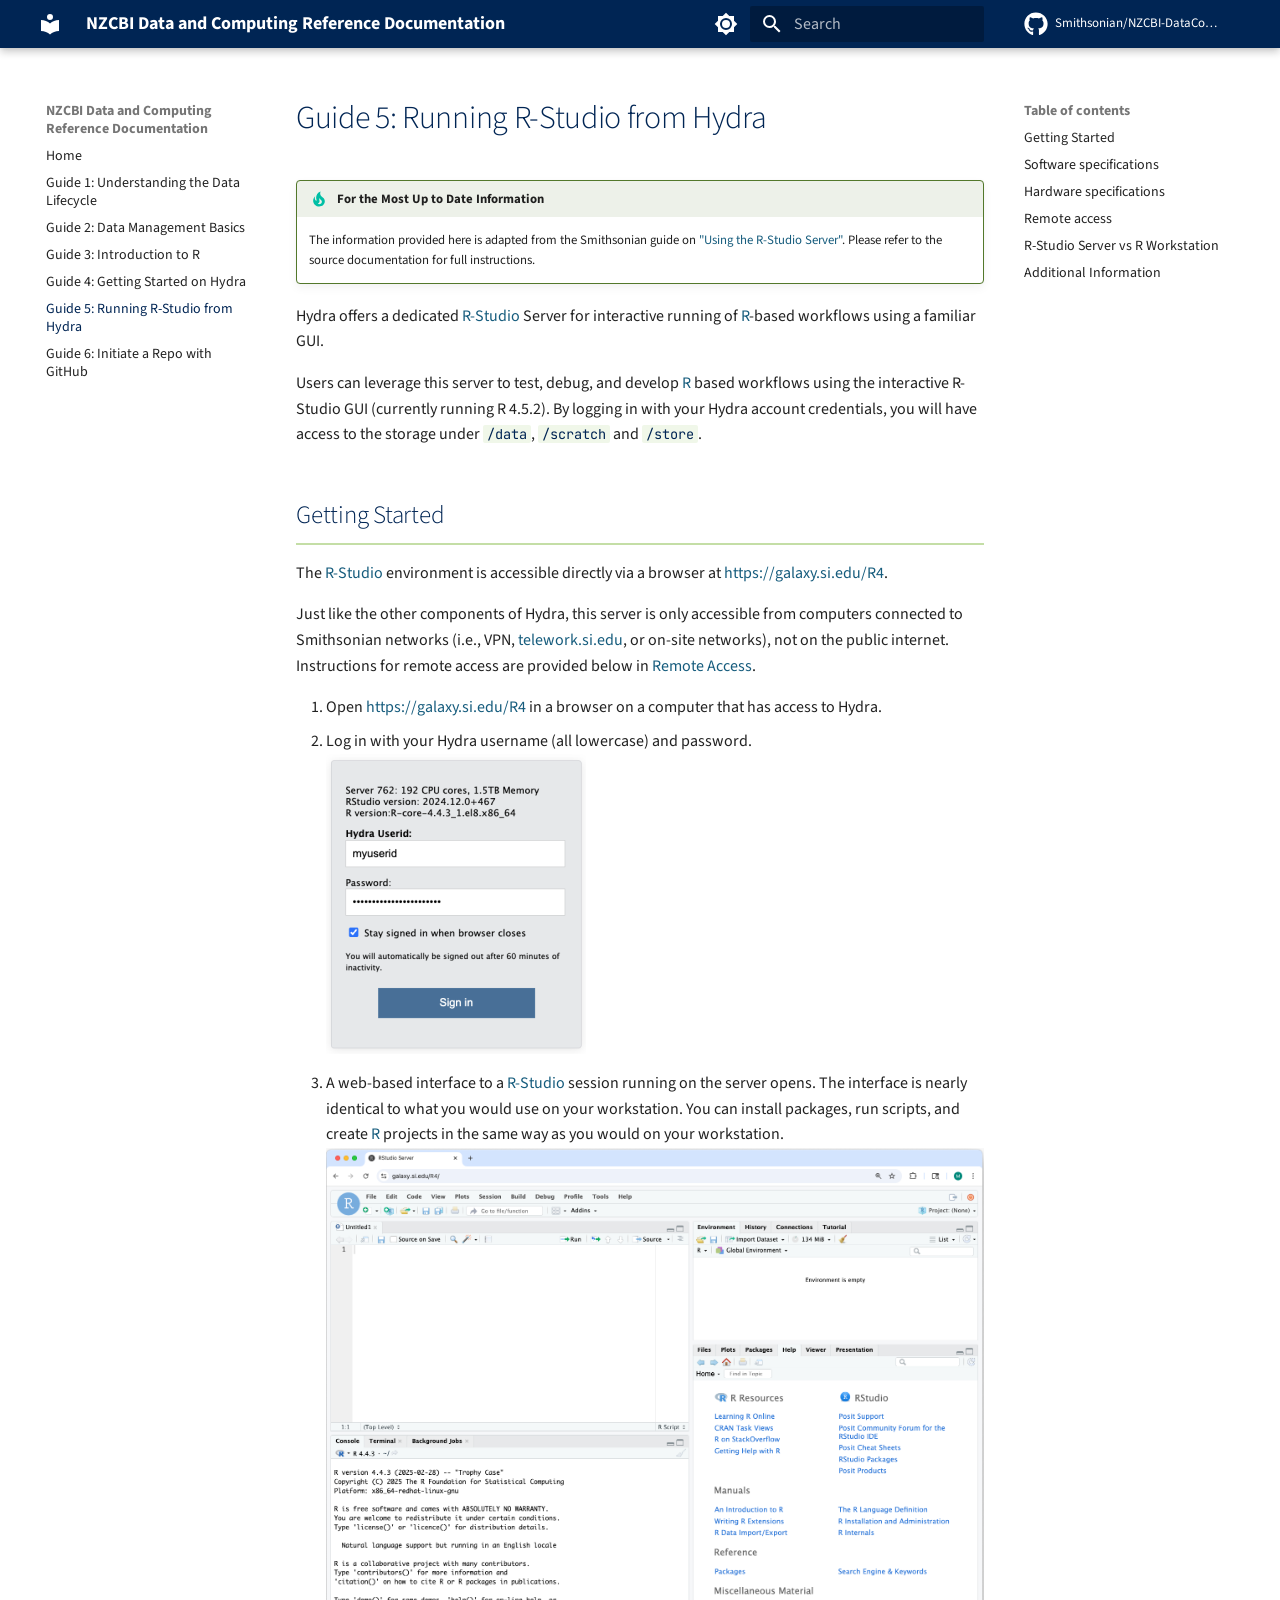
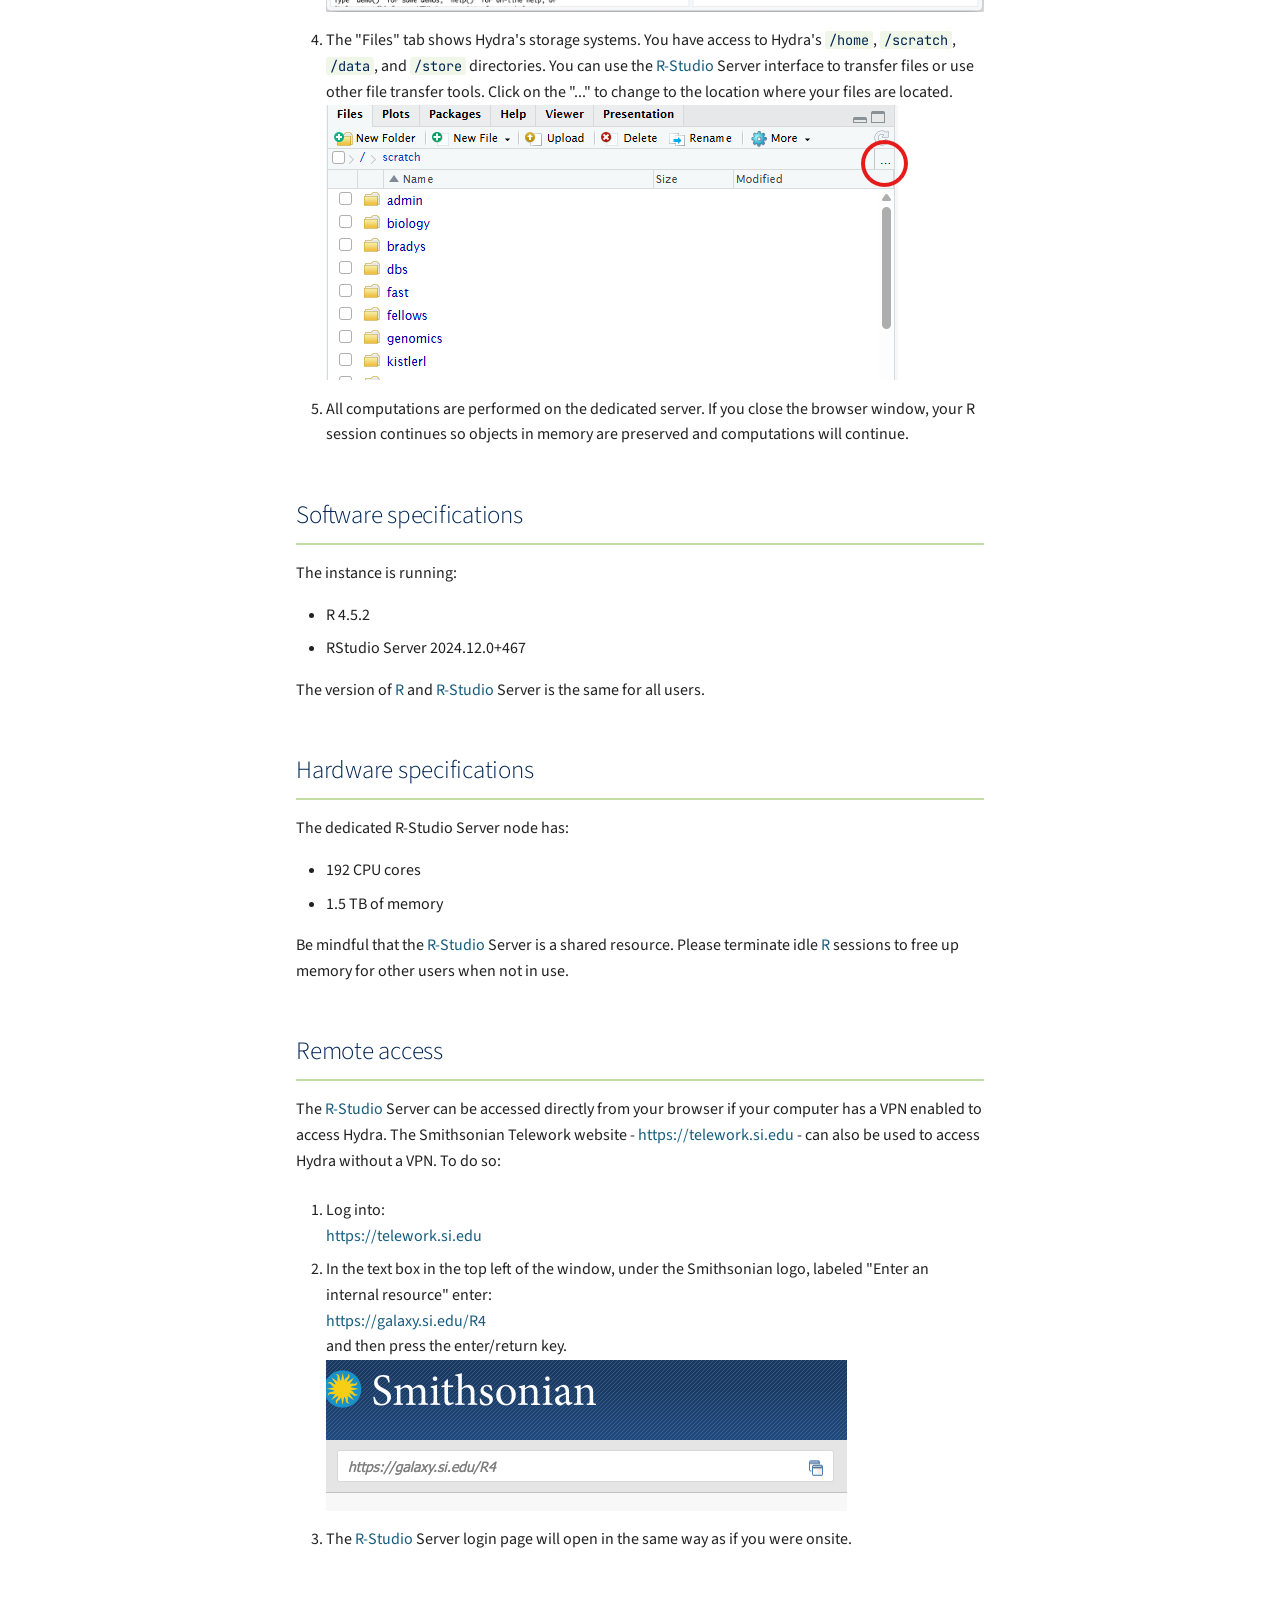
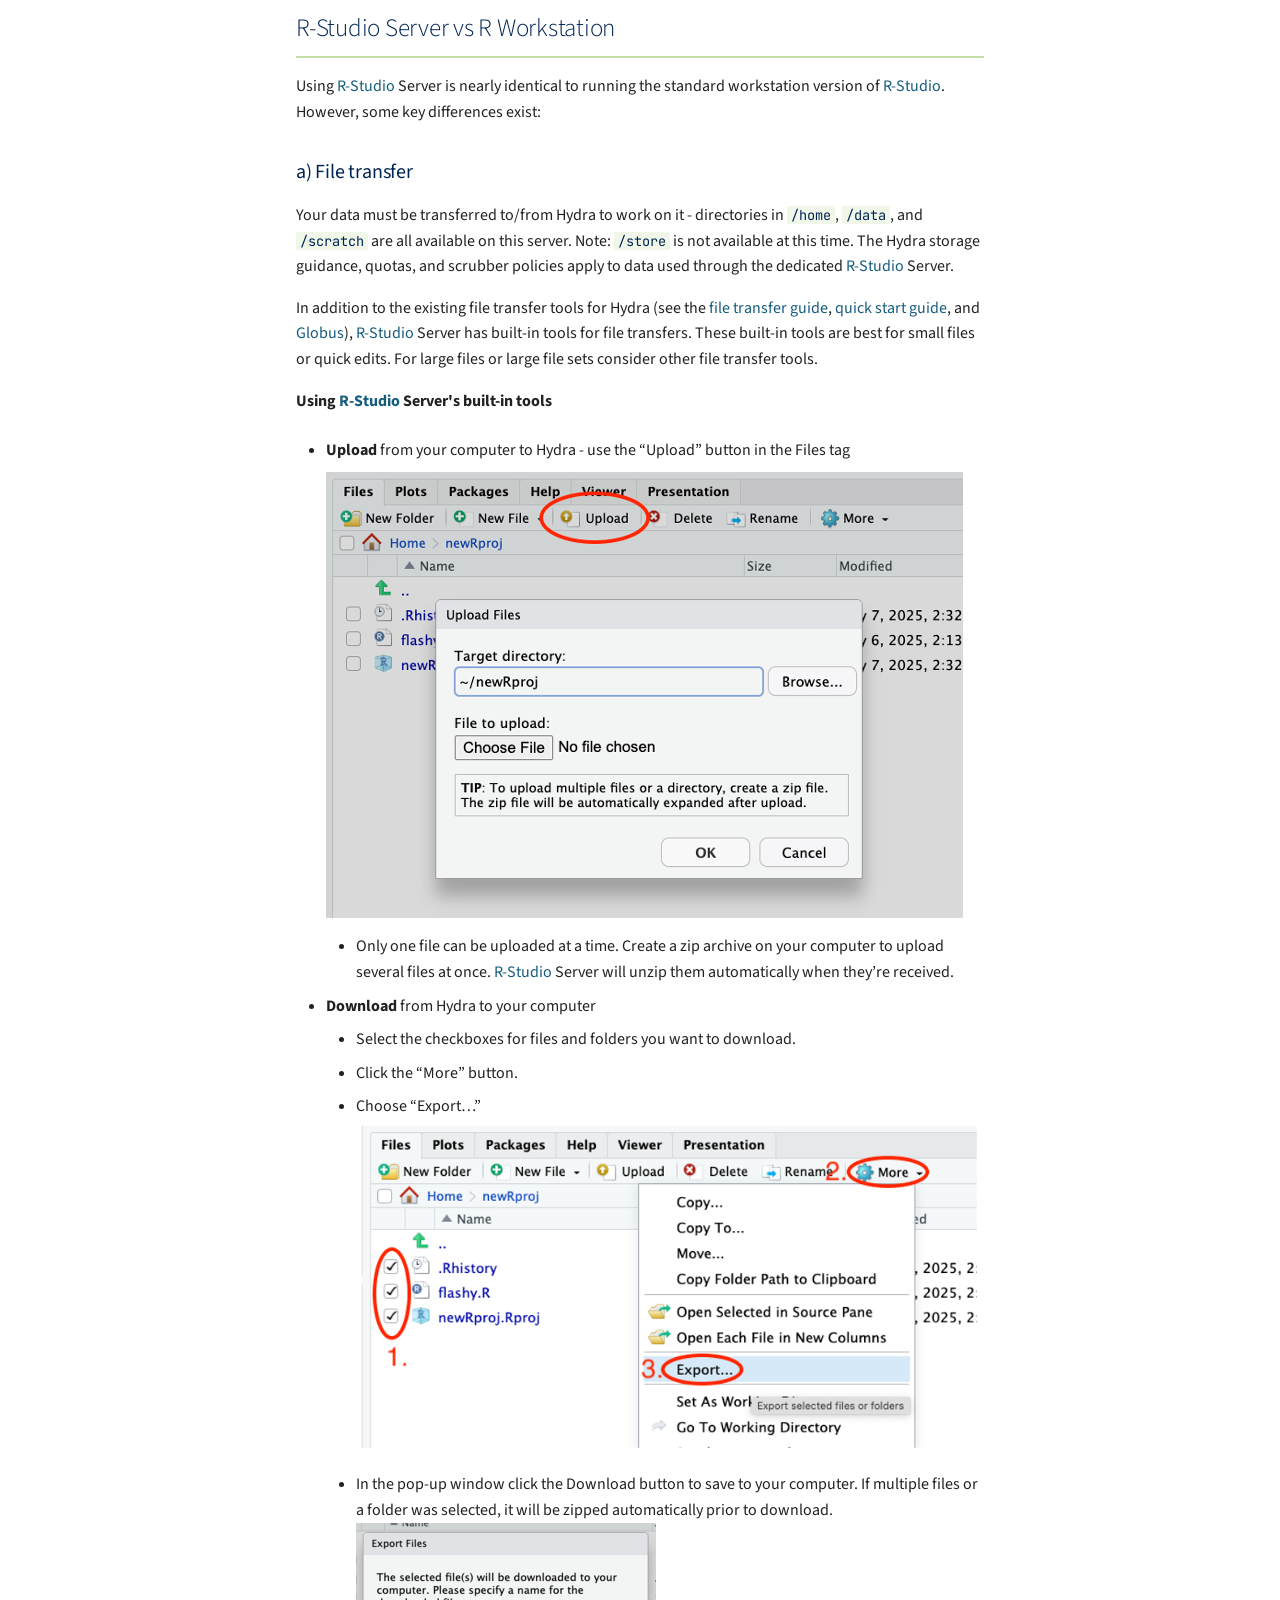
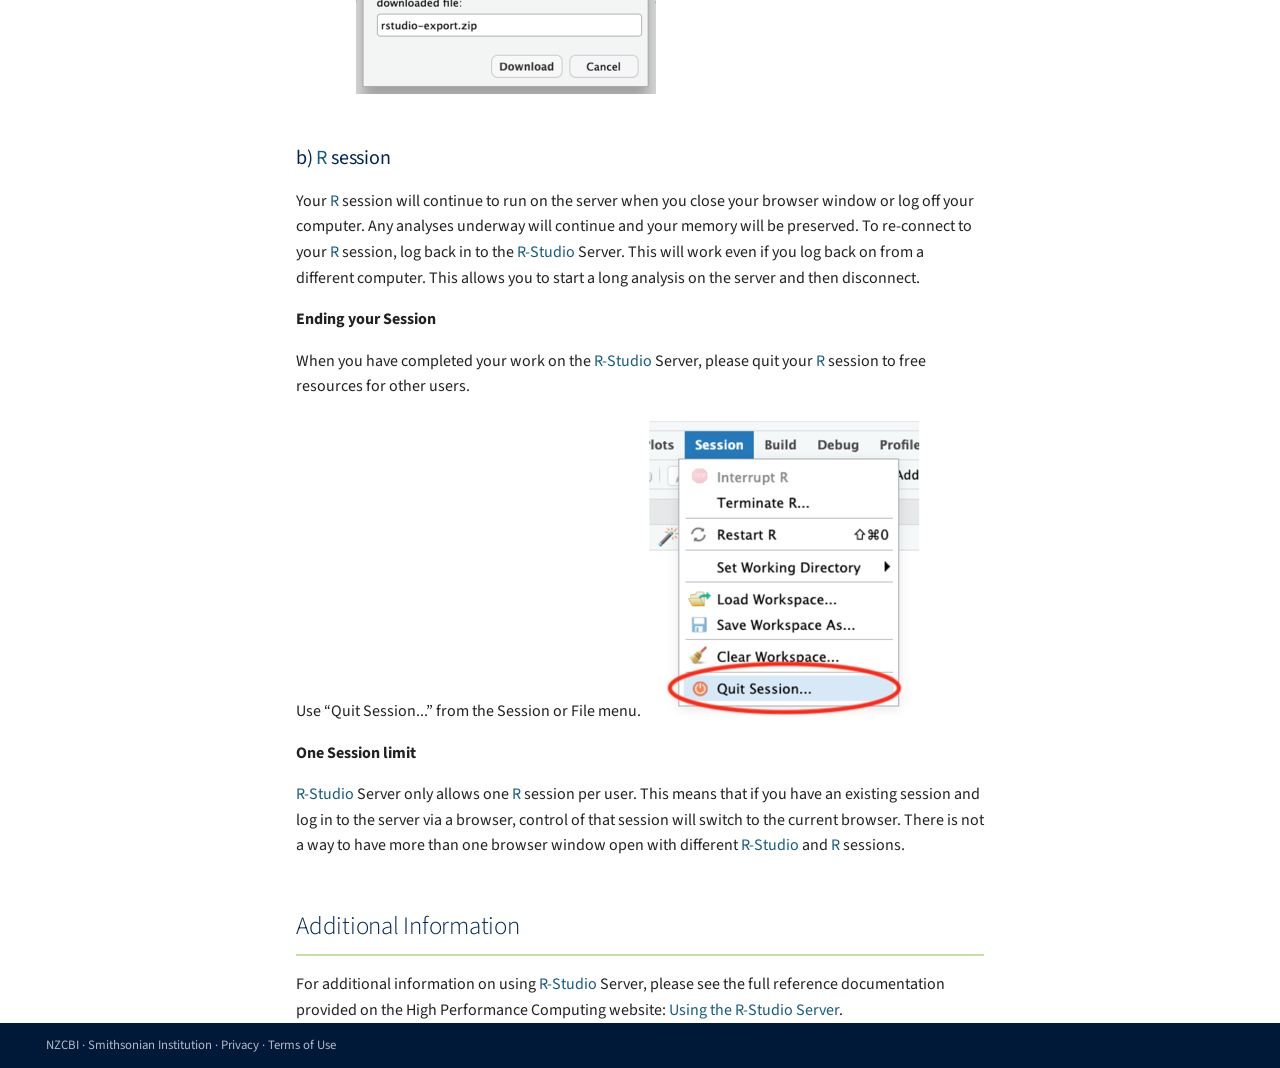
<file: RStudio-Hydra.html>
<!doctype html>
<html lang="en" class="no-js">
  <head>
    
      <meta charset="utf-8">
      <meta name="viewport" content="width=device-width,initial-scale=1">
      
        <meta name="description" content="Data management and computing reference documentation for researchers and staff at the Smithsonian's National Zoo and Conservation Biology Institute">
      
      
      
        <link rel="canonical" href="https://smithsonian.github.io/NZCBI-DataComputingDocs/RStudio-Hydra.html">
      
      
        <link rel="prev" href="hydra.html">
      
      
        <link rel="next" href="github.html">
      
      
        
      
      
      <link rel="icon" href="assets/images/favicon.png">
      <meta name="generator" content="mkdocs-1.6.1, mkdocs-material-9.8.0">
    
    
      
        <title>Guide 5: Running R-Studio from Hydra - NZCBI Data and Computing Reference Documentation</title>
      
    
    
      <link rel="stylesheet" href="assets/stylesheets/main.57a0d79d.min.css">
      
        
        <link rel="stylesheet" href="assets/stylesheets/palette.fb2fffe2.min.css">
      
      


    
    
      
    
    
      
        
        
        <link rel="preconnect" href="https://fonts.gstatic.com" crossorigin>
        <link rel="stylesheet" href="https://fonts.googleapis.com/css?family=Source+Sans+Pro:300,300i,400,400i,700,700i%7CJetBrains+Mono:400,400i,700,700i&display=fallback">
        <style>:root{--md-text-font:"Source Sans Pro";--md-code-font:"JetBrains Mono"}</style>
      
    
    
      <link rel="stylesheet" href="stylesheets/extra.css">
    
    <script>__md_scope=new URL(".",location),__md_hash=e=>[...e].reduce(((e,_)=>(e<<5)-e+_.charCodeAt(0)),0),__md_get=(e,_=localStorage,t=__md_scope)=>JSON.parse(_.getItem(t.pathname+"."+e)),__md_set=(e,_,t=localStorage,a=__md_scope)=>{try{t.setItem(a.pathname+"."+e,JSON.stringify(_))}catch(e){}}</script>
    
      

    
    
  </head>
  
  
    
    
      
    
    
    
    
    <body dir="ltr" data-md-color-scheme="default" data-md-color-primary="custom" data-md-color-accent="custom">
  
    
    <input class="md-toggle" data-md-toggle="drawer" type="checkbox" id="__drawer" autocomplete="off">
    <input class="md-toggle" data-md-toggle="search" type="checkbox" id="__search" autocomplete="off">
    <label class="md-overlay" for="__drawer"></label>
    <div data-md-component="skip">
      
        
        <a href="#getting-started" class="md-skip">
          Skip to content
        </a>
      
    </div>
    <div data-md-component="announce">
      
    </div>
    
    
      

  

<header class="md-header md-header--shadow" data-md-component="header">
  <nav class="md-header__inner md-grid" aria-label="Header">
    <a href="index.html" title="NZCBI Data and Computing Reference Documentation" class="md-header__button md-logo" aria-label="NZCBI Data and Computing Reference Documentation" data-md-component="logo">
      
  
  <svg xmlns="http://www.w3.org/2000/svg" viewBox="0 0 24 24"><path d="M12 8a3 3 0 0 0 3-3 3 3 0 0 0-3-3 3 3 0 0 0-3 3 3 3 0 0 0 3 3m0 3.54C9.64 9.35 6.5 8 3 8v11c3.5 0 6.64 1.35 9 3.54 2.36-2.19 5.5-3.54 9-3.54V8c-3.5 0-6.64 1.35-9 3.54"/></svg>

    </a>
    <label class="md-header__button md-icon" for="__drawer">
      
      <svg xmlns="http://www.w3.org/2000/svg" viewBox="0 0 24 24"><path d="M3 6h18v2H3zm0 5h18v2H3zm0 5h18v2H3z"/></svg>
    </label>
    <div class="md-header__title" data-md-component="header-title">
      <div class="md-header__ellipsis">
        <div class="md-header__topic">
          <span class="md-ellipsis">
            NZCBI Data and Computing Reference Documentation
          </span>
        </div>
        <div class="md-header__topic" data-md-component="header-topic">
          <span class="md-ellipsis">
            
              Guide 5: Running R-Studio from Hydra
            
          </span>
        </div>
      </div>
    </div>
    
      
        <form class="md-header__option" data-md-component="palette">
  
    
    
    
    <input class="md-option" data-md-color-media="" data-md-color-scheme="default" data-md-color-primary="custom" data-md-color-accent="custom"  aria-label="Switch to dark mode"  type="radio" name="__palette" id="__palette_0">
    
      <label class="md-header__button md-icon" title="Switch to dark mode" for="__palette_1" hidden>
        <svg xmlns="http://www.w3.org/2000/svg" viewBox="0 0 24 24"><path d="M12 8a4 4 0 0 0-4 4 4 4 0 0 0 4 4 4 4 0 0 0 4-4 4 4 0 0 0-4-4m0 10a6 6 0 0 1-6-6 6 6 0 0 1 6-6 6 6 0 0 1 6 6 6 6 0 0 1-6 6m8-9.31V4h-4.69L12 .69 8.69 4H4v4.69L.69 12 4 15.31V20h4.69L12 23.31 15.31 20H20v-4.69L23.31 12z"/></svg>
      </label>
    
  
    
    
    
    <input class="md-option" data-md-color-media="" data-md-color-scheme="slate" data-md-color-primary="custom" data-md-color-accent="custom"  aria-label="Switch to light mode"  type="radio" name="__palette" id="__palette_1">
    
      <label class="md-header__button md-icon" title="Switch to light mode" for="__palette_0" hidden>
        <svg xmlns="http://www.w3.org/2000/svg" viewBox="0 0 24 24"><path d="M12 18c-.89 0-1.74-.2-2.5-.55C11.56 16.5 13 14.42 13 12s-1.44-4.5-3.5-5.45C10.26 6.2 11.11 6 12 6a6 6 0 0 1 6 6 6 6 0 0 1-6 6m8-9.31V4h-4.69L12 .69 8.69 4H4v4.69L.69 12 4 15.31V20h4.69L12 23.31 15.31 20H20v-4.69L23.31 12z"/></svg>
      </label>
    
  
</form>
      
    
    
      <script>var palette=__md_get("__palette");if(palette&&palette.color){if("(prefers-color-scheme)"===palette.color.media){var media=matchMedia("(prefers-color-scheme: light)"),input=document.querySelector(media.matches?"[data-md-color-media='(prefers-color-scheme: light)']":"[data-md-color-media='(prefers-color-scheme: dark)']");palette.color.media=input.getAttribute("data-md-color-media"),palette.color.scheme=input.getAttribute("data-md-color-scheme"),palette.color.primary=input.getAttribute("data-md-color-primary"),palette.color.accent=input.getAttribute("data-md-color-accent")}for(var[key,value]of Object.entries(palette.color))document.body.setAttribute("data-md-color-"+key,value)}</script>
    
    
    
      
      
        <label class="md-header__button md-icon" for="__search">
          
          <svg xmlns="http://www.w3.org/2000/svg" viewBox="0 0 24 24"><path d="M9.5 3A6.5 6.5 0 0 1 16 9.5c0 1.61-.59 3.09-1.56 4.23l.27.27h.79l5 5-1.5 1.5-5-5v-.79l-.27-.27A6.52 6.52 0 0 1 9.5 16 6.5 6.5 0 0 1 3 9.5 6.5 6.5 0 0 1 9.5 3m0 2C7 5 5 7 5 9.5S7 14 9.5 14 14 12 14 9.5 12 5 9.5 5"/></svg>
        </label>
        <div class="md-search" data-md-component="search" role="dialog">
  <label class="md-search__overlay" for="__search"></label>
  <div class="md-search__inner" role="search">
    <form class="md-search__form" name="search">
      <input type="text" class="md-search__input" name="query" aria-label="Search" placeholder="Search" autocapitalize="off" autocorrect="off" autocomplete="off" spellcheck="false" data-md-component="search-query" required>
      <label class="md-search__icon md-icon" for="__search">
        
        <svg xmlns="http://www.w3.org/2000/svg" viewBox="0 0 24 24"><path d="M9.5 3A6.5 6.5 0 0 1 16 9.5c0 1.61-.59 3.09-1.56 4.23l.27.27h.79l5 5-1.5 1.5-5-5v-.79l-.27-.27A6.52 6.52 0 0 1 9.5 16 6.5 6.5 0 0 1 3 9.5 6.5 6.5 0 0 1 9.5 3m0 2C7 5 5 7 5 9.5S7 14 9.5 14 14 12 14 9.5 12 5 9.5 5"/></svg>
        
        <svg xmlns="http://www.w3.org/2000/svg" viewBox="0 0 24 24"><path d="M20 11v2H8l5.5 5.5-1.42 1.42L4.16 12l7.92-7.92L13.5 5.5 8 11z"/></svg>
      </label>
      <nav class="md-search__options" aria-label="Search">
        
        <button type="reset" class="md-search__icon md-icon" title="Clear" aria-label="Clear" tabindex="-1">
          
          <svg xmlns="http://www.w3.org/2000/svg" viewBox="0 0 24 24"><path d="M19 6.41 17.59 5 12 10.59 6.41 5 5 6.41 10.59 12 5 17.59 6.41 19 12 13.41 17.59 19 19 17.59 13.41 12z"/></svg>
        </button>
      </nav>
      
        <div class="md-search__suggest" data-md-component="search-suggest"></div>
      
    </form>
    <div class="md-search__output">
      <div class="md-search__scrollwrap" tabindex="0" data-md-scrollfix>
        <div class="md-search-result" data-md-component="search-result">
          <div class="md-search-result__meta">
            Initializing search
          </div>
          <ol class="md-search-result__list" role="presentation"></ol>
        </div>
      </div>
    </div>
  </div>
</div>
      
    
    
      <div class="md-header__source">
        <a href="https://github.com/Smithsonian/NZCBI-DataComputingDocs" title="Go to repository" class="md-source" data-md-component="source">
  <div class="md-source__icon md-icon">
    
    <svg xmlns="http://www.w3.org/2000/svg" viewBox="0 0 512 512"><!--! Font Awesome Free 7.1.0 by @fontawesome - https://fontawesome.com License - https://fontawesome.com/license/free (Icons: CC BY 4.0, Fonts: SIL OFL 1.1, Code: MIT License) Copyright 2025 Fonticons, Inc.--><path d="M173.9 397.4c0 2-2.3 3.6-5.2 3.6-3.3.3-5.6-1.3-5.6-3.6 0-2 2.3-3.6 5.2-3.6 3-.3 5.6 1.3 5.6 3.6m-31.1-4.5c-.7 2 1.3 4.3 4.3 4.9 2.6 1 5.6 0 6.2-2s-1.3-4.3-4.3-5.2c-2.6-.7-5.5.3-6.2 2.3m44.2-1.7c-2.9.7-4.9 2.6-4.6 4.9.3 2 2.9 3.3 5.9 2.6 2.9-.7 4.9-2.6 4.6-4.6-.3-1.9-3-3.2-5.9-2.9M252.8 8C114.1 8 8 113.3 8 252c0 110.9 69.8 205.8 169.5 239.2 12.8 2.3 17.3-5.6 17.3-12.1 0-6.2-.3-40.4-.3-61.4 0 0-70 15-84.7-29.8 0 0-11.4-29.1-27.8-36.6 0 0-22.9-15.7 1.6-15.4 0 0 24.9 2 38.6 25.8 21.9 38.6 58.6 27.5 72.9 20.9 2.3-16 8.8-27.1 16-33.7-55.9-6.2-112.3-14.3-112.3-110.5 0-27.5 7.6-41.3 23.6-58.9-2.6-6.5-11.1-33.3 2.6-67.9 20.9-6.5 69 27 69 27 20-5.6 41.5-8.5 62.8-8.5s42.8 2.9 62.8 8.5c0 0 48.1-33.6 69-27 13.7 34.7 5.2 61.4 2.6 67.9 16 17.7 25.8 31.5 25.8 58.9 0 96.5-58.9 104.2-114.8 110.5 9.2 7.9 17 22.9 17 46.4 0 33.7-.3 75.4-.3 83.6 0 6.5 4.6 14.4 17.3 12.1C436.2 457.8 504 362.9 504 252 504 113.3 391.5 8 252.8 8M105.2 352.9c-1.3 1-1 3.3.7 5.2 1.6 1.6 3.9 2.3 5.2 1 1.3-1 1-3.3-.7-5.2-1.6-1.6-3.9-2.3-5.2-1m-10.8-8.1c-.7 1.3.3 2.9 2.3 3.9 1.6 1 3.6.7 4.3-.7.7-1.3-.3-2.9-2.3-3.9-2-.6-3.6-.3-4.3.7m32.4 35.6c-1.6 1.3-1 4.3 1.3 6.2 2.3 2.3 5.2 2.6 6.5 1 1.3-1.3.7-4.3-1.3-6.2-2.2-2.3-5.2-2.6-6.5-1m-11.4-14.7c-1.6 1-1.6 3.6 0 5.9s4.3 3.3 5.6 2.3c1.6-1.3 1.6-3.9 0-6.2-1.4-2.3-4-3.3-5.6-2"/></svg>
  </div>
  <div class="md-source__repository">
    Smithsonian/NZCBI-DataComputingDocs
  </div>
</a>
      </div>
    
  </nav>
  
</header>
    
    <div class="md-container" data-md-component="container">
      
      
        
          
        
      
      <main class="md-main" data-md-component="main">
        <div class="md-main__inner md-grid">
          
            
              
              <div class="md-sidebar md-sidebar--primary" data-md-component="sidebar" data-md-type="navigation" >
                <div class="md-sidebar__scrollwrap">
                  <div class="md-sidebar__inner">
                    



<nav class="md-nav md-nav--primary" aria-label="Navigation" data-md-level="0">
  <label class="md-nav__title" for="__drawer">
    <a href="index.html" title="NZCBI Data and Computing Reference Documentation" class="md-nav__button md-logo" aria-label="NZCBI Data and Computing Reference Documentation" data-md-component="logo">
      
  
  <svg xmlns="http://www.w3.org/2000/svg" viewBox="0 0 24 24"><path d="M12 8a3 3 0 0 0 3-3 3 3 0 0 0-3-3 3 3 0 0 0-3 3 3 3 0 0 0 3 3m0 3.54C9.64 9.35 6.5 8 3 8v11c3.5 0 6.64 1.35 9 3.54 2.36-2.19 5.5-3.54 9-3.54V8c-3.5 0-6.64 1.35-9 3.54"/></svg>

    </a>
    NZCBI Data and Computing Reference Documentation
  </label>
  
    <div class="md-nav__source">
      <a href="https://github.com/Smithsonian/NZCBI-DataComputingDocs" title="Go to repository" class="md-source" data-md-component="source">
  <div class="md-source__icon md-icon">
    
    <svg xmlns="http://www.w3.org/2000/svg" viewBox="0 0 512 512"><!--! Font Awesome Free 7.1.0 by @fontawesome - https://fontawesome.com License - https://fontawesome.com/license/free (Icons: CC BY 4.0, Fonts: SIL OFL 1.1, Code: MIT License) Copyright 2025 Fonticons, Inc.--><path d="M173.9 397.4c0 2-2.3 3.6-5.2 3.6-3.3.3-5.6-1.3-5.6-3.6 0-2 2.3-3.6 5.2-3.6 3-.3 5.6 1.3 5.6 3.6m-31.1-4.5c-.7 2 1.3 4.3 4.3 4.9 2.6 1 5.6 0 6.2-2s-1.3-4.3-4.3-5.2c-2.6-.7-5.5.3-6.2 2.3m44.2-1.7c-2.9.7-4.9 2.6-4.6 4.9.3 2 2.9 3.3 5.9 2.6 2.9-.7 4.9-2.6 4.6-4.6-.3-1.9-3-3.2-5.9-2.9M252.8 8C114.1 8 8 113.3 8 252c0 110.9 69.8 205.8 169.5 239.2 12.8 2.3 17.3-5.6 17.3-12.1 0-6.2-.3-40.4-.3-61.4 0 0-70 15-84.7-29.8 0 0-11.4-29.1-27.8-36.6 0 0-22.9-15.7 1.6-15.4 0 0 24.9 2 38.6 25.8 21.9 38.6 58.6 27.5 72.9 20.9 2.3-16 8.8-27.1 16-33.7-55.9-6.2-112.3-14.3-112.3-110.5 0-27.5 7.6-41.3 23.6-58.9-2.6-6.5-11.1-33.3 2.6-67.9 20.9-6.5 69 27 69 27 20-5.6 41.5-8.5 62.8-8.5s42.8 2.9 62.8 8.5c0 0 48.1-33.6 69-27 13.7 34.7 5.2 61.4 2.6 67.9 16 17.7 25.8 31.5 25.8 58.9 0 96.5-58.9 104.2-114.8 110.5 9.2 7.9 17 22.9 17 46.4 0 33.7-.3 75.4-.3 83.6 0 6.5 4.6 14.4 17.3 12.1C436.2 457.8 504 362.9 504 252 504 113.3 391.5 8 252.8 8M105.2 352.9c-1.3 1-1 3.3.7 5.2 1.6 1.6 3.9 2.3 5.2 1 1.3-1 1-3.3-.7-5.2-1.6-1.6-3.9-2.3-5.2-1m-10.8-8.1c-.7 1.3.3 2.9 2.3 3.9 1.6 1 3.6.7 4.3-.7.7-1.3-.3-2.9-2.3-3.9-2-.6-3.6-.3-4.3.7m32.4 35.6c-1.6 1.3-1 4.3 1.3 6.2 2.3 2.3 5.2 2.6 6.5 1 1.3-1.3.7-4.3-1.3-6.2-2.2-2.3-5.2-2.6-6.5-1m-11.4-14.7c-1.6 1-1.6 3.6 0 5.9s4.3 3.3 5.6 2.3c1.6-1.3 1.6-3.9 0-6.2-1.4-2.3-4-3.3-5.6-2"/></svg>
  </div>
  <div class="md-source__repository">
    Smithsonian/NZCBI-DataComputingDocs
  </div>
</a>
    </div>
  
  <ul class="md-nav__list" data-md-scrollfix>
    
      
      
  
  
  
  
    <li class="md-nav__item">
      <a href="index.html" class="md-nav__link">
        
  
  
  <span class="md-ellipsis">
    
  
    Home
  

    
  </span>
  
  

      </a>
    </li>
  

    
      
      
  
  
  
  
    <li class="md-nav__item">
      <a href="data-lifecycle.html" class="md-nav__link">
        
  
  
  <span class="md-ellipsis">
    
  
    Guide 1: Understanding the Data Lifecycle
  

    
  </span>
  
  

      </a>
    </li>
  

    
      
      
  
  
  
  
    <li class="md-nav__item">
      <a href="data-management.html" class="md-nav__link">
        
  
  
  <span class="md-ellipsis">
    
  
    Guide 2: Data Management Basics
  

    
  </span>
  
  

      </a>
    </li>
  

    
      
      
  
  
  
  
    <li class="md-nav__item">
      <a href="R-Intro.html" class="md-nav__link">
        
  
  
  <span class="md-ellipsis">
    
  
    Guide 3: Introduction to R
  

    
  </span>
  
  

      </a>
    </li>
  

    
      
      
  
  
  
  
    <li class="md-nav__item">
      <a href="hydra.html" class="md-nav__link">
        
  
  
  <span class="md-ellipsis">
    
  
    Guide 4: Getting Started on Hydra
  

    
  </span>
  
  

      </a>
    </li>
  

    
      
      
  
  
    
  
  
  
    <li class="md-nav__item md-nav__item--active">
      
      <input class="md-nav__toggle md-toggle" type="checkbox" id="__toc">
      
      
      
        <label class="md-nav__link md-nav__link--active" for="__toc">
          
  
  
  <span class="md-ellipsis">
    
  
    Guide 5: Running R-Studio from Hydra
  

    
  </span>
  
  

          <span class="md-nav__icon md-icon"></span>
        </label>
      
      <a href="RStudio-Hydra.html" class="md-nav__link md-nav__link--active">
        
  
  
  <span class="md-ellipsis">
    
  
    Guide 5: Running R-Studio from Hydra
  

    
  </span>
  
  

      </a>
      
        

<nav class="md-nav md-nav--secondary" aria-label="Table of contents">
  
  
  
  
    <label class="md-nav__title" for="__toc">
      <span class="md-nav__icon md-icon"></span>
      Table of contents
    </label>
    <ul class="md-nav__list" data-md-component="toc" data-md-scrollfix>
      
        <li class="md-nav__item">
  <a href="#getting-started" class="md-nav__link">
    <span class="md-ellipsis">
      
        Getting Started
      
    </span>
  </a>
  
</li>
      
        <li class="md-nav__item">
  <a href="#software-specifications" class="md-nav__link">
    <span class="md-ellipsis">
      
        Software specifications
      
    </span>
  </a>
  
</li>
      
        <li class="md-nav__item">
  <a href="#hardware-specifications" class="md-nav__link">
    <span class="md-ellipsis">
      
        Hardware specifications
      
    </span>
  </a>
  
</li>
      
        <li class="md-nav__item">
  <a href="#remote-access" class="md-nav__link">
    <span class="md-ellipsis">
      
        Remote access
      
    </span>
  </a>
  
</li>
      
        <li class="md-nav__item">
  <a href="#r-studio-server-vs-r-workstation" class="md-nav__link">
    <span class="md-ellipsis">
      
        R-Studio Server vs R Workstation
      
    </span>
  </a>
  
</li>
      
        <li class="md-nav__item">
  <a href="#additional-information" class="md-nav__link">
    <span class="md-ellipsis">
      
        Additional Information
      
    </span>
  </a>
  
</li>
      
    </ul>
  
</nav>
      
    </li>
  

    
      
      
  
  
  
  
    <li class="md-nav__item">
      <a href="github.html" class="md-nav__link">
        
  
  
  <span class="md-ellipsis">
    
  
    Guide 6: Initiate a Repo with GitHub
  

    
  </span>
  
  

      </a>
    </li>
  

    
  </ul>
</nav>
                  </div>
                </div>
              </div>
            
            
              
              <div class="md-sidebar md-sidebar--secondary" data-md-component="sidebar" data-md-type="toc" >
                <div class="md-sidebar__scrollwrap">
                  <div class="md-sidebar__inner">
                    

<nav class="md-nav md-nav--secondary" aria-label="Table of contents">
  
  
  
  
    <label class="md-nav__title" for="__toc">
      <span class="md-nav__icon md-icon"></span>
      Table of contents
    </label>
    <ul class="md-nav__list" data-md-component="toc" data-md-scrollfix>
      
        <li class="md-nav__item">
  <a href="#getting-started" class="md-nav__link">
    <span class="md-ellipsis">
      
        Getting Started
      
    </span>
  </a>
  
</li>
      
        <li class="md-nav__item">
  <a href="#software-specifications" class="md-nav__link">
    <span class="md-ellipsis">
      
        Software specifications
      
    </span>
  </a>
  
</li>
      
        <li class="md-nav__item">
  <a href="#hardware-specifications" class="md-nav__link">
    <span class="md-ellipsis">
      
        Hardware specifications
      
    </span>
  </a>
  
</li>
      
        <li class="md-nav__item">
  <a href="#remote-access" class="md-nav__link">
    <span class="md-ellipsis">
      
        Remote access
      
    </span>
  </a>
  
</li>
      
        <li class="md-nav__item">
  <a href="#r-studio-server-vs-r-workstation" class="md-nav__link">
    <span class="md-ellipsis">
      
        R-Studio Server vs R Workstation
      
    </span>
  </a>
  
</li>
      
        <li class="md-nav__item">
  <a href="#additional-information" class="md-nav__link">
    <span class="md-ellipsis">
      
        Additional Information
      
    </span>
  </a>
  
</li>
      
    </ul>
  
</nav>
                  </div>
                </div>
              </div>
            
          
          
            <div class="md-content" data-md-component="content">
              
              <article class="md-content__inner md-typeset">
                
                  


  
  


  <h1>Guide 5: Running R-Studio from Hydra</h1>

<div class="admonition tip">
<p class="admonition-title">For the Most Up to Date Information</p>
<p>The information provided here is adapted from the Smithsonian guide on <a href="https://confluence.si.edu/spaces/HPC/pages/385975502/Using+the+RStudio+Server">"Using the R-Studio Server"</a>. Please refer to the source documentation for full instructions.</p>
</div>
<p>Hydra offers a dedicated <a href="https://posit.co/download/rstudio-desktop">R-Studio</a> Server for interactive running of <a href="https://cran.r-project.org/">R</a>-based workflows using a familiar GUI.</p>
<p>Users can leverage this server to test, debug, and develop <a href="https://cran.r-project.org/">R</a> based workflows using the interactive R-Studio GUI (currently running R 4.5.2). By logging in with your Hydra account credentials, you will have access to the storage under <code>/data</code>, <code>/scratch</code> and <code>/store</code>.</p>
<h2 id="getting-started">Getting Started</h2>
<p>The <a href="https://posit.co/download/rstudio-desktop">R-Studio</a> environment is accessible directly via a browser at <a href="https://galaxy.si.edu/R4">https://galaxy.si.edu/R4</a>.</p>
<p>Just like the other components of Hydra, this server is only accessible from computers connected to Smithsonian networks (i.e., VPN, <a href="https://telework.si.edu">telework.si.edu</a>, or on-site networks), not on the public internet. Instructions for remote access are provided below in <a href="#remote-access">Remote Access</a>.</p>
<ol>
<li>Open <a href="https://galaxy.si.edu/R4">https://galaxy.si.edu/R4</a> in a browser on a computer that has access to Hydra.</li>
<li>Log in with your Hydra username (all lowercase) and password.
<img alt="login Image" src="assets/Login.png" /></li>
<li>A web-based interface to a <a href="https://posit.co/download/rstudio-desktop">R-Studio</a> session running on the server opens. The interface is nearly identical to what you would use on your workstation.
You can install packages, run scripts, and create <a href="https://cran.r-project.org/">R</a> projects in the same way as you would on your workstation. 
<img alt="RStudio" src="assets/RStudio.png" /></li>
<li>The "Files" tab shows Hydra's storage systems. You have access to Hydra's <code>/home</code>, <code>/scratch</code>, <code>/data</code>, and <code>/store</code> directories. You can use the <a href="https://posit.co/download/rstudio-desktop">R-Studio</a> Server interface to transfer files or use other file transfer tools.  Click on the "..." to change to the location where your files are located.
<img alt="Files" src="assets/Files.png" /></li>
<li>All computations are performed on the dedicated server. If you close the browser window, your R session continues so objects in memory are preserved and computations will continue. </li>
</ol>
<h2 id="software-specifications">Software specifications</h2>
<p>The instance is running:</p>
<ul>
<li>R 4.5.2</li>
<li>RStudio Server 2024.12.0+467</li>
</ul>
<p>The version of <a href="https://cran.r-project.org/">R</a> and <a href="https://posit.co/download/rstudio-desktop">R-Studio</a> Server is the same for all users. </p>
<h2 id="hardware-specifications">Hardware specifications</h2>
<p>The dedicated R-Studio Server node has:</p>
<ul>
<li>192 CPU cores</li>
<li>1.5 TB of memory</li>
</ul>
<p>Be mindful that the <a href="https://posit.co/download/rstudio-desktop">R-Studio</a> Server is a shared resource. Please terminate idle <a href="https://cran.r-project.org/">R</a> sessions to free up memory for other users when not in use.</p>
<h2 id="remote-access">Remote access</h2>
<p>The <a href="https://posit.co/download/rstudio-desktop">R-Studio</a> Server can be accessed directly from your browser if your computer has a VPN enabled to access Hydra. The Smithsonian Telework website - <a href="https://telework.si.edu">https://telework.si.edu</a> - can also be used to access Hydra without a VPN. To do so:</p>
<ol>
<li>
<p>Log into: <br>
<a href="https://telework.si.edu">https://telework.si.edu</a></p>
</li>
<li>
<p>In the text box in the top left of the window, under the Smithsonian logo, labeled "Enter an internal resource" enter: <br>
<a href="https://galaxy.si.edu/R4">https://galaxy.si.edu/R4</a> <br>
and then press the enter/return key.
<img alt="Remote" src="assets/Galaxy.png" /></p>
</li>
<li>
<p>The <a href="https://posit.co/download/rstudio-desktop">R-Studio</a> Server login page will open in the same way as if you were onsite.</p>
</li>
</ol>
<h2 id="r-studio-server-vs-r-workstation">R-Studio Server vs R Workstation</h2>
<p>Using <a href="https://posit.co/download/rstudio-desktop">R-Studio</a> Server is nearly identical to running the standard workstation version of <a href="https://posit.co/download/rstudio-desktop">R-Studio</a>. However, some key differences exist:</p>
<h3 id="a-file-transfer">a) File transfer</h3>
<p>Your data must be transferred to/from Hydra to work on it - directories in <code>/home</code>, <code>/data</code>, and <code>/scratch</code> are all available on this server. Note: <code>/store</code> is not available at this time. The Hydra storage guidance, quotas, and scrubber policies apply to data used through the dedicated <a href="https://posit.co/download/rstudio-desktop">R-Studio</a> Server.</p>
<p>In addition to the existing file transfer tools for Hydra (see the <a href="https://confluence.si.edu/spaces/HPC/pages/163152227/Transferring+Files+to+from+Hydra">file transfer guide</a>, <a href="https://confluence.si.edu/spaces/HPC/pages/163152218/Quick+Start+Guide">quick start guide</a>, and <a href="https://smithsonian.github.io/globus-docs/">Globus</a>), <a href="https://posit.co/download/rstudio-desktop">R-Studio</a> Server has built-in tools for file transfers. These built-in tools are best for small files or quick edits. For large files or large file sets consider other file transfer tools.</p>
<p><strong>Using <a href="https://posit.co/download/rstudio-desktop">R-Studio</a> Server's built-in tools</strong></p>
<ul>
<li>
<p><strong>Upload</strong> from your computer to Hydra - use the “Upload” button in the Files tag</p>
<p><img alt="Upload" src="assets/Upload.png" /></p>
<ul>
<li>Only one file can be uploaded at a time. Create a zip archive on your computer to upload several files at once. <a href="https://posit.co/download/rstudio-desktop">R-Studio</a> Server will unzip them automatically when they’re received.</li>
</ul>
</li>
<li>
<p><strong>Download</strong> from Hydra to your computer</p>
<ul>
<li>Select the checkboxes for files and folders you want to download.</li>
<li>Click the “More” button.</li>
<li>Choose “Export…”
<img alt="Download" src="assets/Download.png" /></li>
<li>In the pop-up window click the Download button to save to your computer. If multiple files or a folder was selected, it will be zipped automatically prior to download.
<img alt="PopUp" src="assets/Popup.png" /></li>
</ul>
</li>
</ul>
<h3 id="b-r-session">b) <a href="https://cran.r-project.org/">R</a> session</h3>
<p>Your <a href="https://cran.r-project.org/">R</a> session will continue to run on the server when you close your browser window or log off your computer. Any analyses underway will continue and your memory will be preserved. To re-connect to your <a href="https://cran.r-project.org/">R</a> session, log back in to the <a href="https://posit.co/download/rstudio-desktop">R-Studio</a> Server. This will work even if you log back on from a different computer. This allows you to start a long analysis on the server and then disconnect.</p>
<p><strong>Ending your Session</strong></p>
<p>When you have completed your work on the <a href="https://posit.co/download/rstudio-desktop">R-Studio</a> Server, please quit your <a href="https://cran.r-project.org/">R</a> session to free resources for other users.</p>
<p>Use “Quit Session...” from the Session or File menu.
<img alt="Session" src="assets/Session.png" /></p>
<p><strong>One Session limit</strong></p>
<p><a href="https://posit.co/download/rstudio-desktop">R-Studio</a> Server only allows one <a href="https://cran.r-project.org/">R</a> session per user. This means that if you have an existing session and log in to the server via a browser, control of that session will switch to the current browser. There is not a way to have more than one browser window open with different <a href="https://posit.co/download/rstudio-desktop">R-Studio</a>  and <a href="https://cran.r-project.org/">R</a> sessions.</p>
<h2 id="additional-information">Additional Information</h2>
<p>For additional information on using <a href="https://posit.co/download/rstudio-desktop">R-Studio</a> Server, please see the full reference documentation provided on the High Performance Computing website: <a href="https://confluence.si.edu/spaces/HPC/pages/385975502/Using+the+RStudio+Server">Using the R-Studio Server</a>.</p>












                
              </article>
            </div>
          
          
<script>var target=document.getElementById(location.hash.slice(1));target&&target.name&&(target.checked=target.name.startsWith("__tabbed_"))</script>
        </div>
        
          <button type="button" class="md-top md-icon" data-md-component="top" hidden>
  
  <svg xmlns="http://www.w3.org/2000/svg" viewBox="0 0 24 24"><path d="M13 20h-2V8l-5.5 5.5-1.42-1.42L12 4.16l7.92 7.92-1.42 1.42L13 8z"/></svg>
  Back to top
</button>
        
      </main>
      
        <footer class="md-footer">
  
  <div class="md-footer-meta md-typeset">
    <div class="md-footer-meta__inner md-grid">
      <div class="md-copyright">
  
    <div class="md-copyright__highlight">
      NZCBI &middot; <a href="https://www.si.edu">Smithsonian Institution</a> &middot; <a href="https://www.si.edu/privacy">Privacy</a> &middot; <a href="https://www.si.edu/termsofuse">Terms of Use</a>
    </div>
  
  
</div>
      
    </div>
  </div>
</footer>
      
    </div>
    <div class="md-dialog" data-md-component="dialog">
      <div class="md-dialog__inner md-typeset"></div>
    </div>
    
    
    
      
      
      <script id="__config" type="application/json">{"annotate": null, "base": ".", "features": ["navigation.instant", "navigation.tracking", "navigation.top", "search.suggest", "search.highlight", "content.code.copy"], "search": "assets/javascripts/workers/search.a7633da7.min.js", "tags": null, "translations": {"clipboard.copied": "Copied to clipboard", "clipboard.copy": "Copy to clipboard", "search.result.more.one": "1 more on this page", "search.result.more.other": "# more on this page", "search.result.none": "No matching documents", "search.result.one": "1 matching document", "search.result.other": "# matching documents", "search.result.placeholder": "Type to start searching", "search.result.term.missing": "Missing", "select.version": "Select version"}, "version": null}</script>
    
    
      <script src="assets/javascripts/bundle.c21346df.min.js"></script>
      
    
  </body>
</html>
</file>
<file: assets/stylesheets/main.57a0d79d.min.css>
@charset "UTF-8";html{box-sizing:border-box;-webkit-text-size-adjust:none;-moz-text-size-adjust:none;text-size-adjust:none}*,:after,:before{box-sizing:inherit}@media(prefers-reduced-motion){*,:after,:before{transition:none!important}}body{margin:0;-webkit-font-smoothing:antialiased;-moz-osx-font-smoothing:grayscale;--md-text-font-family:var(--md-text-font, _),
    -apple-system, BlinkMacSystemFont, Helvetica, Arial, sans-serif;--md-code-font-family:var(--md-code-font, _),
    SFMono-Regular, Consolas, Menlo, monospace}.md-typeset code:not(.focus-visible),a,button,input,label{-webkit-tap-highlight-color:transparent}a{color:inherit;text-decoration:none}hr{box-sizing:initial;display:block;height:.05rem;padding:0;overflow:visible;border:0}small{font-size:80%}sub,sup{line-height:1em}img{border-style:none}table{border-spacing:0;border-collapse:initial}td,th{font-weight:400;vertical-align:top}button{padding:0;margin:0;font-family:inherit;font-size:inherit;background:#0000;border:0}input{border:0;outline:none}:root{--md-primary-fg-color:#4051b5;--md-primary-fg-color--light:#5d6cc0;--md-primary-fg-color--dark:#303fa1;--md-primary-bg-color:#fff;--md-primary-bg-color--light:#ffffffb3;--md-accent-fg-color:#526cfe;--md-accent-fg-color--transparent:#526cfe1a;--md-accent-bg-color:#fff;--md-accent-bg-color--light:#ffffffb3;--md-typeset-table-sort-icon:url("data:image/svg+xml;charset=utf-8,<svg xmlns='http://www.w3.org/2000/svg' viewBox='0 0 24 24'><path d='m18 21-4-4h3V7h-3l4-4 4 4h-3v10h3M2 19v-2h10v2M2 13v-2h7v2M2 7V5h4v2z'/></svg>");--md-typeset-table-sort-icon--asc:url("data:image/svg+xml;charset=utf-8,<svg xmlns='http://www.w3.org/2000/svg' viewBox='0 0 24 24'><path d='M19 17h3l-4 4-4-4h3V3h2M2 17h10v2H2M6 5v2H2V5m0 6h7v2H2z'/></svg>");--md-typeset-table-sort-icon--desc:url("data:image/svg+xml;charset=utf-8,<svg xmlns='http://www.w3.org/2000/svg' viewBox='0 0 24 24'><path d='M19 7h3l-4-4-4 4h3v14h2M2 17h10v2H2M6 5v2H2V5m0 6h7v2H2z'/></svg>")}[data-md-color-scheme=default]{color-scheme:light}[data-md-color-scheme=default] img[src$="#gh-dark-mode-only"],[data-md-color-scheme=default] img[src$="#only-dark"]{display:none}:root,[data-md-color-scheme=default]{--md-hue:225deg;--md-default-fg-color:#000000de;--md-default-fg-color--light:#0000008a;--md-default-fg-color--lighter:#00000052;--md-default-fg-color--lightest:#00000012;--md-default-bg-color:#fff;--md-default-bg-color--light:#ffffffb3;--md-default-bg-color--lighter:#ffffff4d;--md-default-bg-color--lightest:#ffffff1f;--md-code-fg-color:#36464e;--md-code-bg-color:#f5f5f5;--md-code-bg-color--light:#f5f5f5b3;--md-code-bg-color--lighter:#f5f5f54d;--md-code-hl-color:#4287ff;--md-code-hl-color--light:#4287ff1a;--md-code-hl-number-color:#d52a2a;--md-code-hl-special-color:#db1457;--md-code-hl-function-color:#a846b9;--md-code-hl-constant-color:#6e59d9;--md-code-hl-keyword-color:#3f6ec6;--md-code-hl-string-color:#1c7d4d;--md-code-hl-name-color:var(--md-code-fg-color);--md-code-hl-operator-color:var(--md-default-fg-color--light);--md-code-hl-punctuation-color:var(--md-default-fg-color--light);--md-code-hl-comment-color:var(--md-default-fg-color--light);--md-code-hl-generic-color:var(--md-default-fg-color--light);--md-code-hl-variable-color:var(--md-default-fg-color--light);--md-typeset-color:var(--md-default-fg-color);--md-typeset-a-color:var(--md-primary-fg-color);--md-typeset-del-color:#f5503d26;--md-typeset-ins-color:#0bd57026;--md-typeset-kbd-color:#fafafa;--md-typeset-kbd-accent-color:#fff;--md-typeset-kbd-border-color:#b8b8b8;--md-typeset-mark-color:#ffff0080;--md-typeset-table-color:#0000001f;--md-typeset-table-color--light:#00000009;--md-admonition-fg-color:var(--md-default-fg-color);--md-admonition-bg-color:var(--md-default-bg-color);--md-warning-fg-color:#000000de;--md-warning-bg-color:#ff9;--md-footer-fg-color:#fff;--md-footer-fg-color--light:#ffffffb3;--md-footer-fg-color--lighter:#ffffff73;--md-footer-bg-color:#000000de;--md-footer-bg-color--dark:#00000052;--md-shadow-z1:0 0.2rem 0.5rem #0000000d,
    0 0 0.05rem #0000001a;--md-shadow-z2:0 0.2rem 0.5rem #0000001a,
    0 0 0.05rem #00000040;--md-shadow-z3:0 0.2rem 0.5rem #0003,
    0 0 0.05rem #00000059}.md-icon svg{display:block;width:1.2rem;height:1.2rem;fill:currentcolor}aside,body,input{font-family:var(--md-text-font-family);font-feature-settings:"kern","liga";color:var(--md-typeset-color)}code,kbd,pre{font-family:var(--md-code-font-family);font-feature-settings:"kern"}.md-typeset{font-size:.8rem;line-height:1.6;overflow-wrap:break-word;-webkit-print-color-adjust:exact;color-adjust:exact}@media print{.md-typeset{font-size:.68rem}.md-typeset code,.md-typeset kbd,.md-typeset pre{white-space:pre-wrap}}.md-typeset blockquote,.md-typeset dl,.md-typeset figure,.md-typeset ol,.md-typeset pre,.md-typeset ul{margin-top:1em;margin-bottom:1em}.md-typeset h1{margin:0 0 1.25em;font-size:2em;line-height:1.3;color:var(--md-default-fg-color--light)}.md-typeset h1,.md-typeset h2{font-weight:300;letter-spacing:-.01em}.md-typeset h2{margin:1.6em 0 .64em;font-size:1.5625em;line-height:1.4}.md-typeset h3{margin:1.6em 0 .8em;font-size:1.25em;font-weight:400;line-height:1.5;letter-spacing:-.01em}.md-typeset h2+h3{margin-top:.8em}.md-typeset h4{margin:1em 0;font-weight:700;letter-spacing:-.01em}.md-typeset h5,.md-typeset h6{margin:1.25em 0;font-size:.8em;font-weight:700;color:var(--md-default-fg-color--light);letter-spacing:-.01em}.md-typeset h5{text-transform:uppercase}.md-typeset h5 code{text-transform:none}.md-typeset hr{display:flow-root;margin:1.5em 0;border-bottom:.05rem solid var(--md-default-fg-color--lightest)}.md-typeset a{color:var(--md-typeset-a-color);word-break:break-word}.md-typeset a,.md-typeset a:before{transition:color 125ms}.md-typeset a:focus,.md-typeset a:hover{color:var(--md-accent-fg-color)}.md-typeset a:focus code,.md-typeset a:hover code{color:var(--md-accent-fg-color);background-color:var(--md-accent-fg-color--transparent)}.md-typeset a code{color:var(--md-typeset-a-color)}.md-typeset a.focus-visible{outline-color:var(--md-accent-fg-color);outline-offset:.2rem}.md-typeset code,.md-typeset kbd,.md-typeset pre{font-variant-ligatures:none;color:var(--md-code-fg-color);direction:ltr;transition:background-color 125ms}.md-typeset code{padding:0 .2941176471em;font-size:.85em;word-break:break-word;background-color:var(--md-code-bg-color);border-radius:.1rem;-webkit-box-decoration-break:clone;box-decoration-break:clone;transition:color 125ms,background-color 125ms}.md-typeset code:not(.focus-visible){outline:none}.md-typeset pre{position:relative;display:flow-root;line-height:1.4}.md-typeset pre>code{display:block;padding:.7720588235em 1.1764705882em;margin:0;overflow:auto;word-break:normal;touch-action:auto;scrollbar-color:var(--md-default-fg-color--lighter) #0000;scrollbar-width:thin;outline-color:var(--md-accent-fg-color);box-shadow:none;-webkit-box-decoration-break:slice;box-decoration-break:slice}.md-typeset pre>code:hover{scrollbar-color:var(--md-accent-fg-color) #0000}.md-typeset pre>code::-webkit-scrollbar{width:.2rem;height:.2rem}.md-typeset pre>code::-webkit-scrollbar-thumb{background-color:var(--md-default-fg-color--lighter)}.md-typeset pre>code::-webkit-scrollbar-thumb:hover{background-color:var(--md-accent-fg-color)}.md-typeset kbd{display:inline-block;padding:0 .6666666667em;font-size:.75em;color:var(--md-default-fg-color);word-break:break-word;vertical-align:text-top;background-color:var(--md-typeset-kbd-color);border-radius:.1rem;box-shadow:0 .1rem 0 .05rem var(--md-typeset-kbd-border-color),0 .1rem 0 var(--md-typeset-kbd-border-color),0 -.1rem .2rem var(--md-typeset-kbd-accent-color) inset}.md-typeset mark{color:inherit;word-break:break-word;background-color:var(--md-typeset-mark-color);-webkit-box-decoration-break:clone;box-decoration-break:clone}.md-typeset abbr{text-decoration:none;cursor:help}.md-typeset [data-preview],.md-typeset abbr{border-bottom:.05rem dotted var(--md-default-fg-color--light)}.md-typeset small{opacity:.75}[dir=ltr] .md-typeset sub,[dir=ltr] .md-typeset sup{margin-left:.078125em}[dir=rtl] .md-typeset sub,[dir=rtl] .md-typeset sup{margin-right:.078125em}[dir=ltr] .md-typeset blockquote{padding-left:.6rem;border-left:.2rem solid var(--md-default-fg-color--lighter)}[dir=rtl] .md-typeset blockquote{padding-right:.6rem;border-right:.2rem solid var(--md-default-fg-color--lighter)}.md-typeset blockquote{margin-left:0;margin-right:0;color:var(--md-default-fg-color--light)}.md-typeset ul{list-style-type:disc}.md-typeset ul[type]{list-style-type:revert-layer}[dir=ltr] .md-typeset ol,[dir=ltr] .md-typeset ol li ol,[dir=ltr] .md-typeset ol li ul,[dir=ltr] .md-typeset ul,[dir=ltr] .md-typeset ul li ol,[dir=ltr] .md-typeset ul li ul{margin-left:.625em}[dir=rtl] .md-typeset ol,[dir=rtl] .md-typeset ol li ol,[dir=rtl] .md-typeset ol li ul,[dir=rtl] .md-typeset ul,[dir=rtl] .md-typeset ul li ol,[dir=rtl] .md-typeset ul li ul{margin-right:.625em}.md-typeset ol,.md-typeset ul{padding:0}.md-typeset ol:not([hidden]),.md-typeset ul:not([hidden]){display:flow-root}.md-typeset ol ol,.md-typeset ul ol{list-style-type:lower-alpha}.md-typeset ol ol ol,.md-typeset ul ol ol{list-style-type:lower-roman}.md-typeset ol ol ol ol,.md-typeset ul ol ol ol{list-style-type:upper-alpha}.md-typeset ol ol ol ol ol,.md-typeset ul ol ol ol ol{list-style-type:upper-roman}.md-typeset ol[type],.md-typeset ul[type]{list-style-type:revert-layer}[dir=ltr] .md-typeset ol li,[dir=ltr] .md-typeset ul li{margin-left:1.25em}[dir=rtl] .md-typeset ol li,[dir=rtl] .md-typeset ul li{margin-right:1.25em}.md-typeset ol li,.md-typeset ul li{margin-bottom:.5em}.md-typeset ol li blockquote,.md-typeset ol li p,.md-typeset ul li blockquote,.md-typeset ul li p{margin:.5em 0}.md-typeset ol li:last-child,.md-typeset ul li:last-child{margin-bottom:0}.md-typeset ol li ol,.md-typeset ol li ul,.md-typeset ul li ol,.md-typeset ul li ul{margin-top:.5em;margin-bottom:.5em}[dir=ltr] .md-typeset dd{margin-left:1.875em}[dir=rtl] .md-typeset dd{margin-right:1.875em}.md-typeset dd{margin-top:1em;margin-bottom:1.5em}.md-typeset img,.md-typeset svg,.md-typeset video{max-width:100%;height:auto}.md-typeset img[align=left]{margin:1em 1em 1em 0}.md-typeset img[align=right]{margin:1em 0 1em 1em}.md-typeset img[align]:only-child{margin-top:0}.md-typeset figure{display:flow-root;width:fit-content;max-width:100%;margin:1em auto;text-align:center}.md-typeset figure img{display:block;margin:0 auto}.md-typeset figcaption{max-width:24rem;margin:1em auto;font-style:italic}.md-typeset iframe{max-width:100%}.md-typeset table:not([class]){display:inline-block;max-width:100%;overflow:auto;font-size:.64rem;touch-action:auto;background-color:var(--md-default-bg-color);border:.05rem solid var(--md-typeset-table-color);border-radius:.1rem}@media print{.md-typeset table:not([class]){display:table}}.md-typeset table:not([class])+*{margin-top:1.5em}.md-typeset table:not([class]) td>:first-child,.md-typeset table:not([class]) th>:first-child{margin-top:0}.md-typeset table:not([class]) td>:last-child,.md-typeset table:not([class]) th>:last-child{margin-bottom:0}.md-typeset table:not([class]) td:not([align]),.md-typeset table:not([class]) th:not([align]){text-align:left}[dir=rtl] .md-typeset table:not([class]) td:not([align]),[dir=rtl] .md-typeset table:not([class]) th:not([align]){text-align:right}.md-typeset table:not([class]) th{min-width:5rem;padding:.9375em 1.25em;font-weight:700;vertical-align:top}.md-typeset table:not([class]) td{padding:.9375em 1.25em;vertical-align:top;border-top:.05rem solid var(--md-typeset-table-color)}.md-typeset table:not([class]) tbody tr{transition:background-color 125ms}.md-typeset table:not([class]) tbody tr:hover{background-color:var(--md-typeset-table-color--light);box-shadow:0 .05rem 0 var(--md-default-bg-color) inset}.md-typeset table:not([class]) a{word-break:normal}.md-typeset table th[role=columnheader]{cursor:pointer}[dir=ltr] .md-typeset table th[role=columnheader]:after{margin-left:.5em}[dir=rtl] .md-typeset table th[role=columnheader]:after{margin-right:.5em}.md-typeset table th[role=columnheader]:after{display:inline-block;width:1.2em;height:1.2em;vertical-align:text-bottom;content:"";-webkit-mask-image:var(--md-typeset-table-sort-icon);mask-image:var(--md-typeset-table-sort-icon);-webkit-mask-repeat:no-repeat;mask-repeat:no-repeat;-webkit-mask-size:contain;mask-size:contain;transition:background-color 125ms}.md-typeset table th[role=columnheader]:hover:after{background-color:var(--md-default-fg-color--lighter)}.md-typeset table th[role=columnheader][aria-sort=ascending]:after{background-color:var(--md-default-fg-color--light);-webkit-mask-image:var(--md-typeset-table-sort-icon--asc);mask-image:var(--md-typeset-table-sort-icon--asc)}.md-typeset table th[role=columnheader][aria-sort=descending]:after{background-color:var(--md-default-fg-color--light);-webkit-mask-image:var(--md-typeset-table-sort-icon--desc);mask-image:var(--md-typeset-table-sort-icon--desc)}.md-typeset__scrollwrap{margin:1em -.8rem;overflow-x:auto;touch-action:auto}.md-typeset__table{display:inline-block;padding:0 .8rem;margin-bottom:.5em}@media print{.md-typeset__table{display:block}}html .md-typeset__table table{display:table;width:100%;margin:0;overflow:hidden}@media screen and (max-width:44.984375em){.md-content__inner>pre{margin:1em -.8rem}.md-content__inner>pre code{border-radius:0}}.md-typeset .md-author{position:relative;display:block;flex-shrink:0;width:1.6rem;height:1.6rem;overflow:hidden;border-radius:100%;transition:color 125ms,transform 125ms}.md-typeset .md-author img{display:block}.md-typeset .md-author--more{font-size:.6rem;font-weight:700;line-height:1.6rem;color:var(--md-default-fg-color--lighter);text-align:center;background:var(--md-default-fg-color--lightest)}.md-typeset .md-author--long{width:2.4rem;height:2.4rem}.md-typeset a.md-author{transform:scale(1)}.md-typeset a.md-author img{filter:grayscale(100%) opacity(75%);border-radius:100%;transition:filter 125ms}.md-typeset a.md-author:focus,.md-typeset a.md-author:hover{z-index:1;transform:scale(1.1)}.md-typeset a.md-author:focus img,.md-typeset a.md-author:hover img{filter:grayscale(0)}.md-banner{overflow:auto;color:var(--md-footer-fg-color);background-color:var(--md-footer-bg-color)}@media print{.md-banner{display:none}}.md-banner--warning{color:var(--md-warning-fg-color);background-color:var(--md-warning-bg-color)}.md-banner__inner{padding:0 .8rem;margin:.6rem auto;font-size:.7rem}[dir=ltr] .md-banner__button{float:right}[dir=rtl] .md-banner__button{float:left}.md-banner__button{color:inherit;cursor:pointer;transition:opacity .25s}.no-js .md-banner__button{display:none}.md-banner__button:hover{opacity:.7}html{height:100%;overflow-x:hidden;font-size:125%}@media screen and (min-width:100em){html{font-size:137.5%}}@media screen and (min-width:125em){html{font-size:150%}}body{position:relative;display:flex;flex-direction:column;width:100%;min-height:100%;font-size:.5rem;background-color:var(--md-default-bg-color)}@media print{body{display:block}}@media screen and (max-width:59.984375em){body[data-md-scrolllock]{position:fixed}}.md-grid{max-width:61rem;margin-left:auto;margin-right:auto}.md-container{display:flex;flex-grow:1;flex-direction:column}@media print{.md-container{display:block}}.md-main{flex-grow:1}.md-main__inner{display:flex;height:100%;margin-top:1.5rem}.md-ellipsis{overflow:hidden;text-overflow:ellipsis}.md-toggle{display:none}.md-option{position:absolute;width:0;height:0;opacity:0}.md-option:checked+label:not([hidden]){display:block}.md-option.focus-visible+label{outline-style:auto;outline-color:var(--md-accent-fg-color)}.md-skip{position:fixed;z-index:-1;padding:.3rem .5rem;margin:.5rem;font-size:.64rem;color:var(--md-default-bg-color);background-color:var(--md-default-fg-color);border-radius:.1rem;outline-color:var(--md-accent-fg-color);opacity:0;transform:translateY(.4rem)}.md-skip:focus{z-index:10;opacity:1;transition:transform .25s cubic-bezier(.4,0,.2,1),opacity 175ms 75ms;transform:translateY(0)}@page{margin:25mm}:root{--md-clipboard-icon:url("data:image/svg+xml;charset=utf-8,<svg xmlns='http://www.w3.org/2000/svg' viewBox='0 0 24 24'><path d='M19 21H8V7h11m0-2H8a2 2 0 0 0-2 2v14a2 2 0 0 0 2 2h11a2 2 0 0 0 2-2V7a2 2 0 0 0-2-2m-3-4H4a2 2 0 0 0-2 2v14h2V3h12z'/></svg>");--md-code-select-icon:url("data:image/svg+xml;charset=utf-8,<svg xmlns='http://www.w3.org/2000/svg' viewBox='0 0 24 24'><path d='M19 19h-4v2h4c1.1 0 2-.9 2-2v-4h-2m0-12h-4v2h4v4h2V5c0-1.1-.9-2-2-2M5 5h4V3H5c-1.1 0-2 .9-2 2v4h2m0 6H3v4c0 1.1.9 2 2 2h4v-2H5zm2-4h2v2H7zm4 0h2v2h-2zm4 0h2v2h-2zM7 7h2v2H7zm4 0h2v2h-2zm4 0h2v2h-2zm-8 8h2v2H7zm4 0h2v2h-2zm4 0h2v2h-2z'/></svg>");--md-code-copy-icon:url("data:image/svg+xml;charset=utf-8,<svg xmlns='http://www.w3.org/2000/svg' viewBox='0 0 24 24'><path d='M19 21H8V7h11m0-2H8a2 2 0 0 0-2 2v14a2 2 0 0 0 2 2h11a2 2 0 0 0 2-2V7a2 2 0 0 0-2-2m-3-4H4a2 2 0 0 0-2 2v14h2V3h12z'/></svg>")}.md-clipboard{z-index:1;width:1.5em;height:1.5em;color:var(--md-default-fg-color--lightest);cursor:pointer;border-radius:.1rem;outline-color:var(--md-accent-fg-color);outline-offset:.1rem;transition:color .25s}@media print{.md-clipboard{display:none}}.md-clipboard:not(.focus-visible){outline:none;-webkit-tap-highlight-color:transparent}:hover>.md-clipboard{color:var(--md-default-fg-color--light)}.md-clipboard:focus,.md-clipboard:hover{color:var(--md-accent-fg-color)}.md-clipboard:after{display:block;width:1.125em;height:1.125em;margin:0 auto;content:"";background-color:currentcolor;-webkit-mask-image:var(--md-clipboard-icon);mask-image:var(--md-clipboard-icon);-webkit-mask-repeat:no-repeat;mask-repeat:no-repeat;-webkit-mask-position:center;mask-position:center;-webkit-mask-size:contain;mask-size:contain}.md-clipboard--inline{cursor:pointer}.md-clipboard--inline code{transition:color .25s,background-color .25s}.md-clipboard--inline:focus code,.md-clipboard--inline:hover code{color:var(--md-accent-fg-color);background-color:var(--md-accent-fg-color--transparent)}.md-typeset .md-code__content{display:grid}.md-code__nav{position:absolute;top:.25em;right:.25em;z-index:1;display:flex;gap:.2rem;padding:.2rem;background-color:var(--md-code-bg-color--lighter);border-radius:.1rem;transition:background-color .25s}:hover>.md-code__nav{background-color:var(--md-code-bg-color--light)}.md-code__button{display:block;width:1.5em;height:1.5em;color:var(--md-default-fg-color--lightest);cursor:pointer;outline-color:var(--md-accent-fg-color);outline-offset:.1rem;transition:color .25s}:hover>*>.md-code__button{color:var(--md-default-fg-color--light)}.md-code__button.focus-visible,.md-code__button:hover{color:var(--md-accent-fg-color)}.md-code__button--active{color:var(--md-default-fg-color)!important}.md-code__button:after{display:block;width:1.125em;height:1.125em;margin:0 auto;content:"";background-color:currentcolor;-webkit-mask-repeat:no-repeat;mask-repeat:no-repeat;-webkit-mask-position:center;mask-position:center;-webkit-mask-size:contain;mask-size:contain}.md-code__button[data-md-type=select]:after{-webkit-mask-image:var(--md-code-select-icon);mask-image:var(--md-code-select-icon)}.md-code__button[data-md-type=copy]:after{-webkit-mask-image:var(--md-code-copy-icon);mask-image:var(--md-code-copy-icon)}@keyframes consent{0%{opacity:0;transform:translateY(100%)}to{opacity:1;transform:translateY(0)}}@keyframes overlay{0%{opacity:0}to{opacity:1}}.md-consent__overlay{position:fixed;top:0;z-index:5;width:100%;height:100%;background-color:#0000008a;-webkit-backdrop-filter:blur(.1rem);backdrop-filter:blur(.1rem);opacity:1;animation:overlay .25s both}.md-consent__inner{position:fixed;bottom:0;z-index:5;width:100%;max-height:100%;padding:0;overflow:auto;background-color:var(--md-default-bg-color);border:0;border-radius:.1rem;box-shadow:0 0 .2rem #0000001a,0 .2rem .4rem #0003;animation:consent .5s cubic-bezier(.1,.7,.1,1) both}.md-consent__form{padding:.8rem}.md-consent__settings{display:none;margin:1em 0}input:checked+.md-consent__settings{display:block}.md-consent__controls{margin-bottom:.8rem}.md-typeset .md-consent__controls .md-button{display:inline}@media screen and (max-width:44.984375em){.md-typeset .md-consent__controls .md-button{display:block;width:100%;margin-top:.4rem;text-align:center}}.md-consent label{cursor:pointer}.md-content{flex-grow:1;min-width:0}.md-content__inner{padding-top:.6rem;margin:0 .8rem 1.2rem}@media screen and (min-width:76.25em){[dir=ltr] .md-sidebar--primary:not([hidden])~.md-content>.md-content__inner,[dir=rtl] .md-sidebar--secondary:not([hidden])~.md-content>.md-content__inner{margin-left:1.2rem}[dir=ltr] .md-sidebar--secondary:not([hidden])~.md-content>.md-content__inner,[dir=rtl] .md-sidebar--primary:not([hidden])~.md-content>.md-content__inner{margin-right:1.2rem}}.md-content__inner:before{display:block;height:.4rem;content:""}.md-content__inner>:last-child{margin-bottom:0}[dir=ltr] .md-content__button{float:right;margin-left:.4rem}[dir=rtl] .md-content__button{float:left;margin-right:.4rem}.md-content__button{padding:0;margin:.4rem 0}@media print{.md-content__button{display:none}}.md-typeset .md-content__button{color:var(--md-default-fg-color--lighter)}.md-content__button svg{display:inline;vertical-align:top}[dir=rtl] .md-content__button svg{transform:scaleX(-1)}[dir=ltr] .md-dialog{right:.8rem}[dir=rtl] .md-dialog{left:.8rem}.md-dialog{position:fixed;bottom:.8rem;z-index:4;min-width:11.1rem;padding:.4rem .6rem;pointer-events:none;background-color:var(--md-default-fg-color);border-radius:.1rem;box-shadow:var(--md-shadow-z3);opacity:0;transition:transform 0s .4s,opacity .4s;transform:translateY(100%)}@media print{.md-dialog{display:none}}.md-dialog--active{pointer-events:auto;opacity:1;transition:transform .4s cubic-bezier(.075,.85,.175,1),opacity .4s;transform:translateY(0)}.md-dialog__inner{font-size:.7rem;color:var(--md-default-bg-color)}.md-feedback{margin:2em 0 1em;text-align:center}.md-feedback fieldset{padding:0;margin:0;border:none}.md-feedback__title{margin:1em auto;font-weight:700}.md-feedback__inner{position:relative}.md-feedback__list{position:relative;display:flex;flex-wrap:wrap;place-content:baseline center}.md-feedback__list:hover .md-icon:not(:disabled){color:var(--md-default-fg-color--lighter)}:disabled .md-feedback__list{min-height:1.8rem}.md-feedback__icon{flex-shrink:0;margin:0 .1rem;color:var(--md-default-fg-color--light);cursor:pointer;transition:color 125ms}.md-feedback__icon:not(:disabled).md-icon:hover{color:var(--md-accent-fg-color)}.md-feedback__icon:disabled{color:var(--md-default-fg-color--lightest);pointer-events:none}.md-feedback__note{position:relative;opacity:0;transition:transform .4s cubic-bezier(.1,.7,.1,1),opacity .15s;transform:translateY(.4rem)}.md-feedback__note>*{max-width:16rem;margin:0 auto}:disabled .md-feedback__note{opacity:1;transform:translateY(0)}@media print{.md-feedback,.md-footer{display:none}}.md-footer{color:var(--md-footer-fg-color);background-color:var(--md-footer-bg-color)}.md-footer__inner{justify-content:space-between;padding:.2rem;overflow:auto}.md-footer__inner:not([hidden]){display:flex}.md-footer__link{display:flex;flex-grow:.01;align-items:end;max-width:100%;margin-top:1rem;margin-bottom:.4rem;overflow:hidden;outline-color:var(--md-accent-fg-color);transition:opacity .25s}.md-footer__link:focus,.md-footer__link:hover{opacity:.7}[dir=rtl] .md-footer__link svg{transform:scaleX(-1)}@media screen and (max-width:44.984375em){.md-footer__link--prev{flex-shrink:0}.md-footer__link--prev .md-footer__title{display:none}}[dir=ltr] .md-footer__link--next{margin-left:auto}.md-footer__link--next{text-align:right}[dir=rtl] .md-footer__link--next{margin-right:auto;text-align:left}.md-footer__title{flex-grow:1;max-width:calc(100% - 2.4rem);padding:0 1rem;margin-bottom:.7rem;font-size:.9rem;white-space:nowrap}.md-footer__button{padding:.4rem;margin:.2rem}.md-footer__direction{font-size:.64rem;opacity:.7}.md-footer-meta{background-color:var(--md-footer-bg-color--dark)}.md-footer-meta__inner{display:flex;flex-wrap:wrap;justify-content:space-between;padding:.2rem}html .md-footer-meta.md-typeset a{color:var(--md-footer-fg-color--light)}html .md-footer-meta.md-typeset a:focus,html .md-footer-meta.md-typeset a:hover{color:var(--md-footer-fg-color)}.md-copyright{width:100%;padding:.4rem 0;margin:auto .6rem;font-size:.64rem;color:var(--md-footer-fg-color--lighter)}.md-copyright__highlight{color:var(--md-footer-fg-color--light)}.md-social{display:inline-flex;gap:.2rem;padding:.2rem 0 .6rem;margin:0 .4rem}@media screen and (min-width:45em){.md-copyright{width:auto}.md-social{padding:.6rem 0}}.md-social__link{display:inline-block;width:1.6rem;height:1.6rem;text-align:center}.md-social__link:before{line-height:1.9}.md-social__link svg{max-height:.8rem;vertical-align:-25%;fill:currentcolor}.md-typeset .md-button{display:inline-block;padding:.625em 2em;font-weight:700;color:var(--md-primary-fg-color);cursor:pointer;border:.1rem solid;border-radius:.1rem;transition:color 125ms,background-color 125ms,border-color 125ms}.md-typeset .md-button--primary{color:var(--md-primary-bg-color);background-color:var(--md-primary-fg-color);border-color:var(--md-primary-fg-color)}.md-typeset .md-button:focus,.md-typeset .md-button:hover{color:var(--md-accent-bg-color);background-color:var(--md-accent-fg-color);border-color:var(--md-accent-fg-color)}[dir=ltr] .md-typeset .md-input,[dir=rtl] .md-typeset .md-input{border-top-left-radius:.1rem}[dir=ltr] .md-typeset .md-input,[dir=rtl] .md-typeset .md-input{border-top-right-radius:.1rem}.md-typeset .md-input{height:1.8rem;padding:0 .6rem;font-size:.8rem;border-bottom:.1rem solid var(--md-default-fg-color--lighter);box-shadow:var(--md-shadow-z1);transition:border .25s,box-shadow .25s}.md-typeset .md-input:focus,.md-typeset .md-input:hover{border-bottom-color:var(--md-accent-fg-color);box-shadow:var(--md-shadow-z2)}.md-typeset .md-input--stretch{width:100%}.md-header{position:sticky;left:0;right:0;top:0;z-index:4;display:block;color:var(--md-primary-bg-color);background-color:var(--md-primary-fg-color);box-shadow:0 0 .2rem #0000,0 .2rem .4rem #0000}@media print{.md-header{display:none}}.md-header[hidden]{transition:transform .25s cubic-bezier(.8,0,.6,1),box-shadow .25s;transform:translateY(-100%)}.md-header--shadow{box-shadow:0 0 .2rem #0000001a,0 .2rem .4rem #0003;transition:transform .25s cubic-bezier(.1,.7,.1,1),box-shadow .25s}.md-header__inner{display:flex;align-items:center;padding:0 .2rem}.md-header__button{position:relative;z-index:1;padding:.4rem;margin:.2rem;color:currentcolor;vertical-align:middle;cursor:pointer;outline-color:var(--md-accent-fg-color);transition:opacity .25s}.md-header__button:hover{opacity:.7}.md-header__button:not([hidden]){display:inline-block}.md-header__button:not(.focus-visible){outline:none;-webkit-tap-highlight-color:transparent}.md-header__button.md-logo{padding:.4rem;margin:.2rem}@media screen and (max-width:76.234375em){.md-header__button.md-logo{display:none}}.md-header__button.md-logo img,.md-header__button.md-logo svg{display:block;width:auto;height:1.2rem;fill:currentcolor}@media screen and (min-width:60em){.md-header__button[for=__search]{display:none}}.no-js .md-header__button[for=__search]{display:none}[dir=rtl] .md-header__button[for=__search] svg{transform:scaleX(-1)}@media screen and (min-width:76.25em){.md-header__button[for=__drawer]{display:none}}.md-header__topic{position:absolute;display:flex;max-width:100%;white-space:nowrap;transition:transform .4s cubic-bezier(.1,.7,.1,1),opacity .15s}.md-header__topic+.md-header__topic{z-index:-1;pointer-events:none;opacity:0;transition:transform .4s cubic-bezier(1,.7,.1,.1),opacity .15s;transform:translateX(1.25rem)}[dir=rtl] .md-header__topic+.md-header__topic{transform:translateX(-1.25rem)}.md-draft,.md-header__topic:first-child,.md-nav__title{font-weight:700}[dir=ltr] .md-header__title{margin-left:1rem;margin-right:.4rem}[dir=rtl] .md-header__title{margin-right:1rem;margin-left:.4rem}.md-header__title{flex-grow:1;height:2.4rem;font-size:.9rem;line-height:2.4rem}.md-header__title--active .md-header__topic{z-index:-1;pointer-events:none;opacity:0;transition:transform .4s cubic-bezier(1,.7,.1,.1),opacity .15s;transform:translateX(-1.25rem)}[dir=rtl] .md-header__title--active .md-header__topic{transform:translateX(1.25rem)}.md-header__title--active .md-header__topic+.md-header__topic{z-index:0;pointer-events:auto;opacity:1;transition:transform .4s cubic-bezier(.1,.7,.1,1),opacity .15s;transform:translateX(0)}.md-header__title>.md-header__ellipsis{position:relative;width:100%;height:100%}.md-header__option{display:flex;flex-shrink:0;max-width:100%;white-space:nowrap;transition:max-width 0s .25s,opacity .25s .25s}[data-md-toggle=search]:checked~.md-header .md-header__option{max-width:0;opacity:0;transition:max-width,opacity}.md-header__option>input{bottom:0}.md-header__source{display:none}@media screen and (min-width:60em){[dir=ltr] .md-header__source{margin-left:1rem}[dir=rtl] .md-header__source{margin-right:1rem}.md-header__source{display:block;width:11.7rem;max-width:11.7rem}}@media screen and (min-width:76.25em){[dir=ltr] .md-header__source{margin-left:1.4rem}[dir=rtl] .md-header__source{margin-right:1.4rem}}.md-meta{font-size:.7rem;line-height:1.3;color:var(--md-default-fg-color--light)}.md-meta__list{display:inline-flex;flex-wrap:wrap;padding:0;margin:0;list-style:none}.md-meta__item:not(:last-child):after{margin-left:.2rem;margin-right:.2rem;content:"·"}.md-meta__link{color:var(--md-typeset-a-color)}.md-meta__link:focus,.md-meta__link:hover{color:var(--md-accent-fg-color)}.md-draft{display:inline-block;padding-left:.5714285714em;padding-right:.5714285714em;color:#fff;background-color:#ff1744;border-radius:.125em}:root{--md-nav-icon--prev:url("data:image/svg+xml;charset=utf-8,<svg xmlns='http://www.w3.org/2000/svg' viewBox='0 0 24 24'><path d='M20 11v2H8l5.5 5.5-1.42 1.42L4.16 12l7.92-7.92L13.5 5.5 8 11z'/></svg>");--md-nav-icon--next:url("data:image/svg+xml;charset=utf-8,<svg xmlns='http://www.w3.org/2000/svg' viewBox='0 0 24 24'><path d='M8.59 16.58 13.17 12 8.59 7.41 10 6l6 6-6 6z'/></svg>");--md-toc-icon:url("data:image/svg+xml;charset=utf-8,<svg xmlns='http://www.w3.org/2000/svg' viewBox='0 0 24 24'><path d='M3 9h14V7H3zm0 4h14v-2H3zm0 4h14v-2H3zm16 0h2v-2h-2zm0-10v2h2V7zm0 6h2v-2h-2z'/></svg>");--md-path-icon:url("data:image/svg+xml;charset=utf-8,<svg xmlns='http://www.w3.org/2000/svg' viewBox='0 0 24 24'><path d='M8.59 16.58 13.17 12 8.59 7.41 10 6l6 6-6 6z'/></svg>");--md-post-pin-icon:url("data:image/svg+xml;charset=utf-8,<svg xmlns='http://www.w3.org/2000/svg' viewBox='0 0 24 24'><path d='M16 12V4h1V2H7v2h1v8l-2 2v2h5.2v6h1.6v-6H18v-2z'/></svg>");--md-progress-value:0;--md-progress-delay:400ms;--md-search-result-icon:url("data:image/svg+xml;charset=utf-8,<svg xmlns='http://www.w3.org/2000/svg' viewBox='0 0 24 24'><path d='M14 2H6a2 2 0 0 0-2 2v16a2 2 0 0 0 2 2h7c-.41-.25-.8-.56-1.14-.9-.33-.33-.61-.7-.86-1.1H6V4h7v5h5v1.18c.71.16 1.39.43 2 .82V8zm6.31 16.9c1.33-2.11.69-4.9-1.4-6.22-2.11-1.33-4.91-.68-6.22 1.4-1.34 2.11-.69 4.89 1.4 6.22 1.46.93 3.32.93 4.79.02L22 23.39 23.39 22zm-3.81.1a2.5 2.5 0 0 1-2.5-2.5 2.5 2.5 0 0 1 2.5-2.5 2.5 2.5 0 0 1 2.5 2.5 2.5 2.5 0 0 1-2.5 2.5'/></svg>")}.md-nav,.md-nav__link .md-typeset{font-size:.7rem;line-height:1.3}.md-nav__title{display:block;padding:0 .6rem;overflow:hidden;color:var(--md-default-fg-color--light);text-overflow:ellipsis}.md-nav__title .md-nav__button{display:none}.md-nav__title .md-nav__button img{width:auto;height:100%}.md-nav__title .md-nav__button.md-logo img,.md-nav__title .md-nav__button.md-logo svg{display:block;width:auto;max-width:100%;height:2.4rem;object-fit:contain;fill:currentcolor}.md-nav__list{padding:0;margin:0;list-style:none}.md-nav__link{display:flex;gap:.4rem;align-items:flex-start;margin-top:.625em;scroll-snap-align:start;transition:color 125ms}.md-nav__link--passed,.md-nav__link--passed code{color:var(--md-default-fg-color--light)}.md-nav__item .md-nav__link--active,.md-nav__item .md-nav__link--active code{color:var(--md-typeset-a-color)}.md-nav__link .md-ellipsis{position:relative}.md-nav__link .md-ellipsis code{word-break:normal}[dir=ltr] .md-nav__link .md-icon:last-child{margin-left:auto}[dir=rtl] .md-nav__link .md-icon:last-child{margin-right:auto}.md-nav__link svg{position:relative;flex-shrink:0;height:1.3em;fill:currentcolor}.md-nav__link[for]:focus,.md-nav__link[for]:hover,.md-nav__link[href]:focus,.md-nav__link[href]:hover{color:var(--md-accent-fg-color);cursor:pointer}.md-nav__link[for]:focus code,.md-nav__link[for]:hover code,.md-nav__link[href]:focus code,.md-nav__link[href]:hover code{color:var(--md-accent-fg-color);background-color:var(--md-accent-fg-color--transparent)}.md-nav__link.focus-visible,.md-pagination__link.focus-visible{outline-color:var(--md-accent-fg-color);outline-offset:.2rem}.md-nav--primary .md-nav__link[for=__toc]{display:none}.md-nav--primary .md-nav__link[for=__toc] .md-icon:after{display:block;width:100%;height:100%;background-color:currentcolor;-webkit-mask-image:var(--md-toc-icon);mask-image:var(--md-toc-icon)}.md-nav--primary .md-nav__link[for=__toc]~.md-nav,.md-nav__source{display:none}.md-nav__container>.md-nav__link{margin-top:0}.md-nav__container>.md-nav__link:first-child{flex-grow:1;min-width:0}.md-nav__icon{flex-shrink:0}@media screen and (max-width:76.234375em){.md-nav--primary,.md-nav--primary .md-nav{position:absolute;left:0;right:0;top:0;z-index:1;display:flex;flex-direction:column;height:100%;background-color:var(--md-default-bg-color)}.md-nav--primary .md-nav__item,.md-nav--primary .md-nav__title{font-size:.8rem;line-height:1.5}.md-nav--primary .md-nav__title{position:relative;height:5.6rem;padding:3rem .8rem .2rem;line-height:2.4rem;color:var(--md-default-fg-color--light);white-space:nowrap;cursor:pointer;background-color:var(--md-default-fg-color--lightest)}[dir=ltr] .md-nav--primary .md-nav__title .md-nav__icon{left:.4rem}[dir=rtl] .md-nav--primary .md-nav__title .md-nav__icon{right:.4rem}.md-nav--primary .md-nav__title .md-nav__icon{position:absolute;top:.4rem;display:block;width:1.2rem;height:1.2rem;margin:.2rem}.md-nav--primary .md-nav__title .md-nav__icon:after{display:block;width:100%;height:100%;content:"";background-color:currentcolor;-webkit-mask-image:var(--md-nav-icon--prev);mask-image:var(--md-nav-icon--prev);-webkit-mask-repeat:no-repeat;mask-repeat:no-repeat;-webkit-mask-position:center;mask-position:center;-webkit-mask-size:contain;mask-size:contain}.md-nav--primary .md-nav__title~.md-nav__list{overflow-y:auto;touch-action:pan-y;scroll-snap-type:y mandatory;background-color:var(--md-default-bg-color);box-shadow:0 .05rem 0 var(--md-default-fg-color--lightest) inset}.md-nav--primary .md-nav__title~.md-nav__list>:first-child{border-top:0}.md-nav--primary .md-nav__title[for=__drawer]{font-weight:700;color:var(--md-primary-bg-color);background-color:var(--md-primary-fg-color)}.md-nav--primary .md-nav__title .md-logo{position:absolute;left:.2rem;right:.2rem;top:.2rem;display:block;padding:.4rem;margin:.2rem}.md-nav--primary .md-nav__list{flex:1}.md-nav--primary .md-nav__item{border-top:.05rem solid var(--md-default-fg-color--lightest)}.md-nav--primary .md-nav__item--active>.md-nav__link{color:var(--md-typeset-a-color)}.md-nav--primary .md-nav__item--active>.md-nav__link:focus,.md-nav--primary .md-nav__item--active>.md-nav__link:hover{color:var(--md-accent-fg-color)}.md-nav--primary .md-nav__link{padding:.6rem .8rem;margin-top:0}.md-nav--primary .md-nav__link svg{margin-top:.1em}.md-nav--primary .md-nav__link>.md-nav__link{padding:0}[dir=ltr] .md-nav--primary .md-nav__link .md-nav__icon{margin-right:-.2rem}[dir=rtl] .md-nav--primary .md-nav__link .md-nav__icon{margin-left:-.2rem}.md-nav--primary .md-nav__link .md-nav__icon{width:1.2rem;height:1.2rem;font-size:1.2rem}.md-nav--primary .md-nav__link .md-nav__icon:after{display:block;width:100%;height:100%;content:"";background-color:currentcolor;-webkit-mask-image:var(--md-nav-icon--next);mask-image:var(--md-nav-icon--next);-webkit-mask-repeat:no-repeat;mask-repeat:no-repeat;-webkit-mask-position:center;mask-position:center;-webkit-mask-size:contain;mask-size:contain}[dir=rtl] .md-nav--primary .md-nav__icon:after{transform:scale(-1)}.md-nav--primary .md-nav--secondary .md-nav{position:static;background-color:initial}[dir=ltr] .md-nav--primary .md-nav--secondary .md-nav .md-nav__link{padding-left:1.4rem}[dir=rtl] .md-nav--primary .md-nav--secondary .md-nav .md-nav__link{padding-right:1.4rem}[dir=ltr] .md-nav--primary .md-nav--secondary .md-nav .md-nav .md-nav__link{padding-left:2rem}[dir=rtl] .md-nav--primary .md-nav--secondary .md-nav .md-nav .md-nav__link{padding-right:2rem}[dir=ltr] .md-nav--primary .md-nav--secondary .md-nav .md-nav .md-nav .md-nav__link{padding-left:2.6rem}[dir=rtl] .md-nav--primary .md-nav--secondary .md-nav .md-nav .md-nav .md-nav__link{padding-right:2.6rem}[dir=ltr] .md-nav--primary .md-nav--secondary .md-nav .md-nav .md-nav .md-nav .md-nav__link{padding-left:3.2rem}[dir=rtl] .md-nav--primary .md-nav--secondary .md-nav .md-nav .md-nav .md-nav .md-nav__link{padding-right:3.2rem}.md-nav--secondary{background-color:initial}.md-nav__toggle~.md-nav{display:flex;opacity:0;transition:transform .25s cubic-bezier(.8,0,.6,1),opacity 125ms 50ms;transform:translateX(100%)}[dir=rtl] .md-nav__toggle~.md-nav{transform:translateX(-100%)}.md-nav__toggle:checked~.md-nav{opacity:1;transition:transform .25s cubic-bezier(.4,0,.2,1),opacity 125ms 125ms;transform:translateX(0)}.md-nav__toggle:checked~.md-nav>.md-nav__list{backface-visibility:hidden}}@media screen and (max-width:59.984375em){.md-nav--primary .md-nav__link[for=__toc]{display:flex}.md-nav--primary .md-nav__link[for=__toc] .md-icon:after{content:""}.md-nav--primary .md-nav__link[for=__toc]+.md-nav__link{display:none}.md-nav--primary .md-nav__link[for=__toc]~.md-nav{display:flex}.md-nav__source{display:block;padding:0 .2rem;color:var(--md-primary-bg-color);background-color:var(--md-primary-fg-color--dark)}}@media screen and (min-width:60em) and (max-width:76.234375em){.md-nav--integrated .md-nav__link[for=__toc]{display:flex}.md-nav--integrated .md-nav__link[for=__toc] .md-icon:after{content:""}.md-nav--integrated .md-nav__link[for=__toc]+.md-nav__link{display:none}.md-nav--integrated .md-nav__link[for=__toc]~.md-nav{display:flex}}@media screen and (min-width:60em){.md-nav{margin-bottom:-.4rem}.md-nav--secondary .md-nav__title{position:sticky;top:0;z-index:1;background:var(--md-default-bg-color);box-shadow:0 0 .4rem .4rem var(--md-default-bg-color)}.md-nav--secondary .md-nav__title[for=__toc]{scroll-snap-align:start}.md-nav--secondary .md-nav__title .md-nav__icon{display:none}[dir=ltr] .md-nav--secondary .md-nav__list{padding-left:.6rem}[dir=rtl] .md-nav--secondary .md-nav__list{padding-right:.6rem}.md-nav--secondary .md-nav__list{padding-bottom:.4rem}[dir=ltr] .md-nav--secondary .md-nav__item>.md-nav__link{margin-right:.4rem}[dir=rtl] .md-nav--secondary .md-nav__item>.md-nav__link{margin-left:.4rem}}@media screen and (min-width:76.25em){.md-nav{margin-bottom:-.4rem;transition:max-height .25s cubic-bezier(.86,0,.07,1)}.md-nav--primary .md-nav__title{position:sticky;top:0;z-index:1;background:var(--md-default-bg-color);box-shadow:0 0 .4rem .4rem var(--md-default-bg-color)}.md-nav--primary .md-nav__title[for=__drawer]{scroll-snap-align:start}.md-nav--primary .md-nav__title .md-nav__icon{display:none}[dir=ltr] .md-nav--primary .md-nav__list{padding-left:.6rem}[dir=rtl] .md-nav--primary .md-nav__list{padding-right:.6rem}.md-nav--primary .md-nav__list{padding-bottom:.4rem}[dir=ltr] .md-nav--primary .md-nav__item>.md-nav__link{margin-right:.4rem}[dir=rtl] .md-nav--primary .md-nav__item>.md-nav__link{margin-left:.4rem}.md-nav__toggle~.md-nav{display:grid;grid-template-rows:minmax(.4rem,0fr);visibility:collapse;opacity:0;transition:grid-template-rows .25s cubic-bezier(.86,0,.07,1),opacity .25s,visibility 0s .25s}.md-nav__toggle~.md-nav>.md-nav__list{overflow:hidden}.md-nav__toggle.md-toggle--indeterminate~.md-nav,.md-nav__toggle:checked~.md-nav{grid-template-rows:minmax(.4rem,1fr);visibility:visible;opacity:1;transition:grid-template-rows .25s cubic-bezier(.86,0,.07,1),opacity .15s .1s,visibility}.md-nav__toggle.md-toggle--indeterminate~.md-nav{transition:none}.md-nav__item--nested>.md-nav>.md-nav__title{display:none}.md-nav__item--section{display:block;margin:1.25em 0}.md-nav__item--section:last-child{margin-bottom:0}.md-nav__item--section>.md-nav__link{font-weight:700}.md-nav--lifted>.md-nav__list>.md-nav__item>[for],.md-nav__item--section>.md-nav__link[for]{color:var(--md-default-fg-color--light)}.md-nav--lifted>.md-nav__list>.md-nav__item--active>.md-nav__link:not(.md-nav__container),.md-nav__item--section>.md-nav__link:not(.md-nav__container){pointer-events:none}.md-nav__item--section>.md-nav__link .md-icon,.md-nav__item--section>.md-nav__link>[for]{display:none}[dir=ltr] .md-nav__item--section>.md-nav{margin-left:-.6rem}[dir=rtl] .md-nav__item--section>.md-nav{margin-right:-.6rem}.md-nav__item--section>.md-nav{display:block;visibility:visible;opacity:1}.md-nav__item--section>.md-nav>.md-nav__list>.md-nav__item{padding:0}.md-nav__icon{width:.9rem;height:.9rem;border-radius:100%;transition:background-color .25s}.md-nav__icon:hover{background-color:var(--md-accent-fg-color--transparent)}.md-nav__icon:after{display:inline-block;width:100%;height:100%;vertical-align:-.1rem;content:"";background-color:currentcolor;border-radius:100%;-webkit-mask-image:var(--md-nav-icon--next);mask-image:var(--md-nav-icon--next);-webkit-mask-repeat:no-repeat;mask-repeat:no-repeat;-webkit-mask-position:center;mask-position:center;-webkit-mask-size:contain;mask-size:contain;transition:transform .25s}[dir=rtl] .md-nav__icon:after{transform:rotate(180deg)}.md-nav__item--nested .md-nav__toggle:checked~.md-nav__link .md-nav__icon:after,.md-nav__item--nested .md-toggle--indeterminate~.md-nav__link .md-nav__icon:after{transform:rotate(90deg)}.md-nav--lifted>.md-nav__list>.md-nav__item,.md-nav--lifted>.md-nav__title{display:none}.md-nav--lifted>.md-nav__list>.md-nav__item--active{display:block}.md-nav--lifted>.md-nav__list>.md-nav__item--active>.md-nav__link{position:sticky;top:0;z-index:1;margin-top:0;background:var(--md-default-bg-color);box-shadow:0 0 .4rem .4rem var(--md-default-bg-color)}.md-nav--lifted>.md-nav__list>.md-nav__item--active.md-nav__item--section{margin:0}[dir=ltr] .md-nav--lifted>.md-nav__list>.md-nav__item>.md-nav:not(.md-nav--secondary){margin-left:-.6rem}[dir=rtl] .md-nav--lifted>.md-nav__list>.md-nav__item>.md-nav:not(.md-nav--secondary){margin-right:-.6rem}.md-nav--lifted .md-nav[data-md-level="1"]{grid-template-rows:minmax(.4rem,1fr);visibility:visible;opacity:1}[dir=ltr] .md-nav--integrated>.md-nav__list>.md-nav__item--active .md-nav--secondary{border-left:.05rem solid var(--md-primary-fg-color)}[dir=rtl] .md-nav--integrated>.md-nav__list>.md-nav__item--active .md-nav--secondary{border-right:.05rem solid var(--md-primary-fg-color)}.md-nav--integrated>.md-nav__list>.md-nav__item--active .md-nav--secondary{display:block;margin-bottom:1.25em;visibility:visible;opacity:1}.md-nav--integrated>.md-nav__list>.md-nav__item--active .md-nav--secondary>.md-nav__list{padding-bottom:0;overflow:visible}.md-nav--integrated>.md-nav__list>.md-nav__item--active .md-nav--secondary>.md-nav__title{display:none}}.md-pagination{gap:.4rem;font-size:.8rem;font-weight:700}.md-pagination,.md-pagination>*{display:flex;align-items:center;justify-content:center}.md-pagination>*{min-width:1.8rem;height:1.8rem;text-align:center;border-radius:.2rem}.md-pagination__current{color:var(--md-default-fg-color--light);background-color:var(--md-default-fg-color--lightest)}.md-pagination__link{transition:color 125ms,background-color 125ms}.md-pagination__link:focus,.md-pagination__link:hover{color:var(--md-accent-fg-color);background-color:var(--md-accent-fg-color--transparent)}.md-pagination__link:focus svg,.md-pagination__link:hover svg{color:var(--md-accent-fg-color)}.md-pagination__link svg{display:block;width:1.2rem;max-height:100%;color:var(--md-default-fg-color--lighter);fill:currentcolor}.md-path{padding-top:1.2rem;margin:0 .8rem;overflow:auto;font-size:.7rem}.md-path:not([hidden]){display:block}@media screen and (min-width:76.25em){.md-path{margin:0 1.2rem}}.md-path__list{display:flex;gap:.2rem;align-items:center;padding:0;margin:0;list-style:none}.md-path__item:not(:first-child){display:inline-flex;gap:.2rem;white-space:nowrap}.md-path__item:not(:first-child):before{display:inline;width:.8rem;height:.8rem;content:"";background-color:var(--md-default-fg-color--lighter);-webkit-mask-image:var(--md-path-icon);mask-image:var(--md-path-icon)}.md-path__link{display:flex;align-items:center;color:var(--md-default-fg-color--light)}.md-path__link:focus,.md-path__link:hover,.md-post .md-post__meta a:focus,.md-post .md-post__meta a:hover{color:var(--md-accent-fg-color)}.md-post__back{padding-bottom:1.2rem;margin-bottom:1.2rem;border-bottom:.05rem solid var(--md-default-fg-color--lightest)}@media screen and (max-width:76.234375em){.md-post__back{display:none}}[dir=rtl] .md-post__back svg{transform:scaleX(-1)}.md-post__authors{display:flex;flex-direction:column;gap:.6rem;margin:0 .6rem 1.2rem}.md-post .md-post__meta a{transition:color 125ms}.md-post__title{font-weight:700;color:var(--md-default-fg-color--light)}.md-post--excerpt{margin-bottom:3.2rem}.md-post--excerpt .md-post__header{display:flex;gap:.6rem;align-items:center;min-height:1.6rem}.md-post--excerpt .md-post__authors{display:inline-flex;flex-direction:row;gap:.2rem;align-items:center;min-height:2.4rem;margin:0}[dir=ltr] .md-post--excerpt .md-post__meta .md-meta__list{margin-right:.4rem}[dir=rtl] .md-post--excerpt .md-post__meta .md-meta__list{margin-left:.4rem}.md-post--excerpt .md-post__content>:first-child{--md-scroll-margin:6rem;margin-top:0}.md-post>.md-nav--secondary{margin:1em 0}.md-pin{padding:.2rem;margin-top:-.05rem;background:var(--md-default-fg-color--lightest);border-radius:1rem}.md-pin:after{display:block;width:.6rem;height:.6rem;margin:0 auto;content:"";background-color:currentcolor;-webkit-mask-image:var(--md-post-pin-icon);mask-image:var(--md-post-pin-icon);-webkit-mask-repeat:no-repeat;mask-repeat:no-repeat;-webkit-mask-position:center;mask-position:center;-webkit-mask-size:contain;mask-size:contain}.md-profile{display:flex;gap:.6rem;align-items:center;width:100%;font-size:.7rem;line-height:1.4}.md-profile__description{flex-grow:1}.md-content--post{display:flex}.md-content--post>.md-content__inner{flex-grow:1;min-width:0}@media screen and (min-width:76.25em){[dir=ltr] .md-content--post>.md-content__inner{margin-left:1.2rem}[dir=rtl] .md-content--post>.md-content__inner{margin-right:1.2rem}}@media screen and (max-width:76.234375em){.md-content--post{flex-flow:column-reverse}.md-sidebar.md-sidebar--post{position:static;width:100%;padding:0}.md-sidebar.md-sidebar--post .md-sidebar__scrollwrap{overflow:visible}.md-sidebar.md-sidebar--post .md-sidebar__inner{padding:0}.md-sidebar.md-sidebar--post .md-post__meta{margin-left:.6rem;margin-right:.6rem}.md-sidebar.md-sidebar--post .md-nav__item{display:inline;border:none}.md-sidebar.md-sidebar--post .md-nav__list{display:inline-flex;flex-wrap:wrap;gap:.6rem;padding-top:.6rem;padding-bottom:.6rem}.md-sidebar.md-sidebar--post .md-nav__link{padding:0}.md-sidebar.md-sidebar--post .md-nav{position:static;height:auto;margin-bottom:0}}.md-progress{position:fixed;top:0;z-index:4;width:100%;height:.075rem;background:var(--md-primary-bg-color);opacity:min(clamp(0,var(--md-progress-value),1),clamp(0,100 - var(--md-progress-value),1));transition:transform .5s cubic-bezier(.19,1,.22,1),opacity .25s var(--md-progress-delay);transform:scaleX(calc(var(--md-progress-value) * 1%));transform-origin:left}.md-search{position:relative}.no-js .md-search{display:none}.md-search__overlay{z-index:1;opacity:0}@media screen and (max-width:59.984375em){[dir=ltr] .md-search__overlay{left:-2.2rem}[dir=rtl] .md-search__overlay{right:-2.2rem}.md-search__overlay{position:absolute;top:-1rem;width:2rem;height:2rem;overflow:hidden;pointer-events:none;background-color:var(--md-default-bg-color);border-radius:1rem;transition:transform .3s .1s,opacity .2s .2s;transform-origin:center}[data-md-toggle=search]:checked~.md-header .md-search__overlay{opacity:1;transition:transform .4s,opacity .1s}}@media screen and (min-width:60em){.md-search{padding:.2rem 0}[dir=ltr] .md-search__overlay{left:0}[dir=rtl] .md-search__overlay{right:0}.md-search__overlay{position:fixed;top:0;width:0;height:0;cursor:pointer;background-color:#0000008a;transition:width 0s .25s,height 0s .25s,opacity .25s}[data-md-toggle=search]:checked~.md-header .md-search__overlay{width:100%;height:200vh;opacity:1;transition:width,height,opacity .25s}}@media screen and (max-width:29.984375em){[data-md-toggle=search]:checked~.md-header .md-search__overlay{transform:scale(45)}}@media screen and (min-width:30em) and (max-width:44.984375em){[data-md-toggle=search]:checked~.md-header .md-search__overlay{transform:scale(60)}}@media screen and (min-width:45em) and (max-width:59.984375em){[data-md-toggle=search]:checked~.md-header .md-search__overlay{transform:scale(75)}}.md-search__inner,.md-search__scrollwrap,.md-sidebar__scrollwrap{backface-visibility:hidden}@media screen and (max-width:59.984375em){[dir=ltr] .md-search__inner{left:0}.md-search__inner{position:fixed;top:0;z-index:2;width:0;height:0;overflow:hidden;opacity:0;transition:width 0s .3s,height 0s .3s,transform .15s cubic-bezier(.4,0,.2,1) .15s,opacity .15s .15s;transform:translateX(5%)}[dir=rtl] .md-search__inner{right:0;transform:translateX(-5%)}[data-md-toggle=search]:checked~.md-header .md-search__inner{width:100%;height:100%;opacity:1;transition:width,height,transform .15s cubic-bezier(.1,.7,.1,1) .15s,opacity .15s .15s;transform:translateX(0)}}@media screen and (min-width:60em){[dir=ltr] .md-search__inner{float:right}[dir=rtl] .md-search__inner{float:left}.md-search__inner{position:relative;width:11.7rem;padding:.1rem 0;transition:width .25s cubic-bezier(.1,.7,.1,1)}}@media screen and (min-width:60em) and (max-width:76.234375em){[data-md-toggle=search]:checked~.md-header .md-search__inner{width:23.4rem}}@media screen and (min-width:76.25em){[data-md-toggle=search]:checked~.md-header .md-search__inner{width:34.4rem}}.md-search__form{position:relative;z-index:2;height:2.4rem;background-color:var(--md-default-bg-color);box-shadow:0 0 .6rem #0000;transition:color .25s,background-color .25s}@media screen and (min-width:60em){.md-search__form{height:1.8rem;background-color:#00000042;border-radius:.1rem}.md-search__form:hover{background-color:#ffffff1f}}[data-md-toggle=search]:checked~.md-header .md-search__form{color:var(--md-default-fg-color);background-color:var(--md-default-bg-color);border-radius:.1rem .1rem 0 0;box-shadow:0 0 .6rem #00000012}[dir=ltr] .md-search__input{padding-left:3.6rem;padding-right:2.2rem}[dir=rtl] .md-search__input{padding-right:3.6rem;padding-left:2.2rem}.md-search__input{position:relative;z-index:2;width:100%;height:100%;font-size:.9rem;text-overflow:ellipsis;background:#0000}.md-search__input::placeholder{transition:color .25s}.md-search__input::placeholder,.md-search__input~.md-search__icon{color:var(--md-default-fg-color--light)}.md-search__input::-ms-clear{display:none}@media screen and (max-width:59.984375em){.md-search__input{width:100%;height:2.4rem;font-size:.9rem}}.md-search__icon{display:inline-block;width:1.2rem;height:1.2rem;cursor:pointer;transition:color .25s,opacity .25s}.md-search__icon:hover{opacity:.7}[dir=ltr] .md-search__icon[for=__search]{left:.5rem}[dir=rtl] .md-search__icon[for=__search]{right:.5rem}.md-search__icon[for=__search]{position:absolute;top:.3rem;z-index:2}[dir=rtl] .md-search__icon[for=__search] svg{transform:scaleX(-1)}@media screen and (max-width:59.984375em){[dir=ltr] .md-search__icon[for=__search]{left:.8rem}[dir=rtl] .md-search__icon[for=__search]{right:.8rem}.md-search__icon[for=__search]{top:.6rem}.md-search__icon[for=__search] svg:first-child{display:none}}@media screen and (min-width:60em){[dir=ltr] .md-search__input{padding-left:2.2rem}[dir=rtl] .md-search__input{padding-right:2.2rem}.md-search__input{font-size:.8rem;color:inherit}.md-search__input::placeholder{color:var(--md-primary-bg-color--light)}.md-search__input+.md-search__icon{color:var(--md-primary-bg-color)}[data-md-toggle=search]:checked~.md-header .md-search__input{text-overflow:clip}[data-md-toggle=search]:checked~.md-header .md-search__input+.md-search__icon{color:var(--md-default-fg-color--light)}[data-md-toggle=search]:checked~.md-header .md-search__input::placeholder{color:#0000}.md-search__icon[for=__search]{pointer-events:none}.md-search__icon[for=__search] svg:last-child{display:none}}[dir=ltr] .md-search__options{right:.5rem}[dir=rtl] .md-search__options{left:.5rem}.md-search__options{position:absolute;top:.3rem;z-index:2;pointer-events:none}@media screen and (max-width:59.984375em){[dir=ltr] .md-search__options{right:.8rem}[dir=rtl] .md-search__options{left:.8rem}.md-search__options{top:.6rem}}[dir=ltr] .md-search__options>.md-icon{margin-left:.2rem}[dir=rtl] .md-search__options>.md-icon{margin-right:.2rem}.md-search__options>.md-icon{color:var(--md-default-fg-color--light);opacity:0;transition:transform .15s cubic-bezier(.1,.7,.1,1),opacity .15s;transform:scale(.75)}.md-search__options>.md-icon:not(.focus-visible){outline:none;-webkit-tap-highlight-color:transparent}[data-md-toggle=search]:checked~.md-header .md-search__input:valid~.md-search__options>.md-icon{pointer-events:auto;opacity:1;transform:scale(1)}[data-md-toggle=search]:checked~.md-header .md-search__input:valid~.md-search__options>.md-icon:hover{opacity:.7}[dir=ltr] .md-search__suggest{padding-left:3.6rem;padding-right:2.2rem}[dir=rtl] .md-search__suggest{padding-right:3.6rem;padding-left:2.2rem}.md-search__suggest{position:absolute;top:0;display:flex;align-items:center;width:100%;height:100%;font-size:.9rem;color:var(--md-default-fg-color--lighter);white-space:pre;opacity:0;transition:opacity 50ms}[data-md-toggle=search]:checked~.md-header .md-search__suggest{opacity:1;transition:opacity .3s .1s}[dir=ltr] .md-search__output,[dir=rtl] .md-search__output{border-bottom-left-radius:.1rem}[dir=ltr] .md-search__output,[dir=rtl] .md-search__output{border-bottom-right-radius:.1rem}.md-search__output{position:absolute;z-index:1;width:100%;overflow:hidden}@media screen and (max-width:59.984375em){.md-search__output{top:2.4rem;bottom:0}}.md-search__scrollwrap{height:100%;overflow-y:auto;touch-action:pan-y;background-color:var(--md-default-bg-color)}@media(max-resolution:1dppx){.md-search__scrollwrap{transform:translateZ(0)}}@media screen and (min-width:60em) and (max-width:76.234375em){.md-search__scrollwrap{width:23.4rem}}@media screen and (min-width:76.25em){.md-search__scrollwrap{width:34.4rem}}@media screen and (min-width:60em){[dir=ltr] .md-search__suggest{padding-left:2.2rem}[dir=rtl] .md-search__suggest{padding-right:2.2rem}.md-search__suggest{font-size:.8rem}.md-search__output{top:1.9rem;opacity:0;transition:opacity .4s}[data-md-toggle=search]:checked~.md-header .md-search__output{box-shadow:var(--md-shadow-z3);opacity:1}.md-search__scrollwrap{max-height:0;scrollbar-color:var(--md-default-fg-color--lighter) #0000;scrollbar-width:thin}[data-md-toggle=search]:checked~.md-header .md-search__scrollwrap{max-height:75vh}.md-search__scrollwrap:hover{scrollbar-color:var(--md-accent-fg-color) #0000}.md-search__scrollwrap::-webkit-scrollbar{width:.2rem;height:.2rem}.md-search__scrollwrap::-webkit-scrollbar-thumb{background-color:var(--md-default-fg-color--lighter)}.md-search__scrollwrap::-webkit-scrollbar-thumb:hover{background-color:var(--md-accent-fg-color)}}.md-search-result{color:var(--md-default-fg-color);word-break:break-word}.md-search-result__meta{padding:0 .8rem;font-size:.64rem;line-height:1.8rem;color:var(--md-default-fg-color--light);scroll-snap-align:start;background-color:var(--md-default-fg-color--lightest)}@media screen and (min-width:60em){[dir=ltr] .md-search-result__meta{padding-left:2.2rem}[dir=rtl] .md-search-result__meta{padding-right:2.2rem}}.md-search-result__list{padding:0;margin:0;list-style:none;-webkit-user-select:none;user-select:none}.md-search-result__item{box-shadow:0 -.05rem var(--md-default-fg-color--lightest)}.md-search-result__item:first-child{box-shadow:none}.md-search-result__link{display:block;scroll-snap-align:start;outline:none;transition:background-color .25s}.md-search-result__link:focus,.md-search-result__link:hover{background-color:var(--md-accent-fg-color--transparent)}.md-search-result__link:last-child p:last-child{margin-bottom:.6rem}.md-search-result__more>summary{position:sticky;top:0;z-index:1;display:block;cursor:pointer;scroll-snap-align:start;outline:none}.md-search-result__more>summary::marker{display:none}.md-search-result__more>summary::-webkit-details-marker{display:none}.md-search-result__more>summary>div{padding:.75em .8rem;font-size:.64rem;color:var(--md-typeset-a-color);transition:color .25s,background-color .25s}@media screen and (min-width:60em){[dir=ltr] .md-search-result__more>summary>div{padding-left:2.2rem}[dir=rtl] .md-search-result__more>summary>div{padding-right:2.2rem}}.md-search-result__more>summary:focus>div,.md-search-result__more>summary:hover>div{color:var(--md-accent-fg-color);background-color:var(--md-accent-fg-color--transparent)}.md-search-result__more[open]>summary{background-color:var(--md-default-bg-color)}.md-search-result__article{position:relative;padding:0 .8rem;overflow:hidden}@media screen and (min-width:60em){[dir=ltr] .md-search-result__article{padding-left:2.2rem}[dir=rtl] .md-search-result__article{padding-right:2.2rem}}[dir=ltr] .md-search-result__icon{left:0}[dir=rtl] .md-search-result__icon{right:0}.md-search-result__icon{position:absolute;width:1.2rem;height:1.2rem;margin:.5rem;color:var(--md-default-fg-color--light)}@media screen and (max-width:59.984375em){.md-search-result__icon{display:none}}.md-search-result__icon:after{display:inline-block;width:100%;height:100%;content:"";background-color:currentcolor;-webkit-mask-image:var(--md-search-result-icon);mask-image:var(--md-search-result-icon);-webkit-mask-repeat:no-repeat;mask-repeat:no-repeat;-webkit-mask-position:center;mask-position:center;-webkit-mask-size:contain;mask-size:contain}[dir=rtl] .md-search-result__icon:after{transform:scaleX(-1)}.md-search-result .md-typeset{font-size:.64rem;line-height:1.6;color:var(--md-default-fg-color--light)}.md-search-result .md-typeset h1{margin:.55rem 0;font-size:.8rem;font-weight:400;line-height:1.4;color:var(--md-default-fg-color)}.md-search-result .md-typeset h1 mark,.md-search-result .md-typeset h2 mark{text-decoration:none}.md-search-result .md-typeset h2{font-weight:700;line-height:1.6}.md-search-result .md-typeset h2,.md-search-result__terms{margin:.5em 0;font-size:.64rem;color:var(--md-default-fg-color)}.md-search-result__terms{display:block;font-style:italic}.md-search-result mark{color:var(--md-accent-fg-color);text-decoration:underline;background-color:initial}.md-select{position:relative;z-index:1}.md-select__inner{position:absolute;top:calc(100% - .2rem);left:50%;max-height:0;margin-top:.2rem;color:var(--md-default-fg-color);background-color:var(--md-default-bg-color);border-radius:.1rem;box-shadow:var(--md-shadow-z2);opacity:0;transition:transform .25s 375ms,opacity .25s .25s,max-height 0s .5s;transform:translate3d(-50%,.3rem,0)}.md-select:focus-within .md-select__inner,.md-select:hover .md-select__inner{max-height:10rem;opacity:1;transition:transform .25s cubic-bezier(.1,.7,.1,1),opacity .25s,max-height;transform:translate3d(-50%,0,0)}.md-select__inner:after{position:absolute;top:0;left:50%;width:0;height:0;margin-top:-.2rem;margin-left:-.2rem;content:"";border:.2rem solid #0000;border-top:0;border-bottom-color:var(--md-default-bg-color)}.md-select__list{max-height:inherit;padding:0;margin:0;overflow:auto;font-size:.8rem;list-style-type:none;border-radius:.1rem}.md-select__item{line-height:1.8rem}[dir=ltr] .md-select__link{padding-left:.6rem;padding-right:1.2rem}[dir=rtl] .md-select__link{padding-right:.6rem;padding-left:1.2rem}.md-select__link{display:block;width:100%;cursor:pointer;scroll-snap-align:start;outline:none;transition:background-color .25s,color .25s}.md-select__link:focus,.md-select__link:hover{color:var(--md-accent-fg-color)}.md-select__link:focus{background-color:var(--md-default-fg-color--lightest)}.md-sidebar{position:sticky;top:2.4rem;flex-shrink:0;align-self:flex-start;width:12.1rem;padding:1.2rem 0}@media print{.md-sidebar{display:none}}@media screen and (max-width:76.234375em){[dir=ltr] .md-sidebar--primary{left:-12.1rem}[dir=rtl] .md-sidebar--primary{right:-12.1rem}.md-sidebar--primary{position:fixed;top:0;z-index:5;display:block;width:12.1rem;height:100%;background-color:var(--md-default-bg-color);transition:transform .25s cubic-bezier(.4,0,.2,1),box-shadow .25s;transform:translateX(0)}[data-md-toggle=drawer]:checked~.md-container .md-sidebar--primary{box-shadow:var(--md-shadow-z3);transform:translateX(12.1rem)}[dir=rtl] [data-md-toggle=drawer]:checked~.md-container .md-sidebar--primary{transform:translateX(-12.1rem)}.md-sidebar--primary .md-sidebar__scrollwrap{position:absolute;top:0;right:0;bottom:0;left:0;margin:0;overflow:hidden;scroll-snap-type:none}}@media screen and (min-width:76.25em){.md-sidebar{height:0}.no-js .md-sidebar{height:auto}.md-header--lifted~.md-container .md-sidebar{top:4.8rem}}.md-sidebar--secondary{display:none;order:2}@media screen and (min-width:60em){.md-sidebar--secondary{height:0}.no-js .md-sidebar--secondary{height:auto}.md-sidebar--secondary:not([hidden]){display:block}.md-sidebar--secondary .md-sidebar__scrollwrap{touch-action:pan-y}.md-sidebar__scrollwrap{scrollbar-gutter:stable;scrollbar-width:thin}}.md-sidebar__scrollwrap{margin:0 .2rem;overflow-y:auto;scrollbar-color:var(--md-default-fg-color--lighter) #0000}.md-sidebar__scrollwrap::-webkit-scrollbar{width:.2rem;height:.2rem}.md-sidebar__scrollwrap:focus-within,.md-sidebar__scrollwrap:hover{scrollbar-color:var(--md-accent-fg-color) #0000}.md-sidebar__scrollwrap:focus-within::-webkit-scrollbar-thumb,.md-sidebar__scrollwrap:hover::-webkit-scrollbar-thumb{background-color:var(--md-default-fg-color--lighter)}.md-sidebar__scrollwrap:focus-within::-webkit-scrollbar-thumb:hover,.md-sidebar__scrollwrap:hover::-webkit-scrollbar-thumb:hover{background-color:var(--md-accent-fg-color)}@supports selector(::-webkit-scrollbar){.md-sidebar__scrollwrap{scrollbar-gutter:auto}[dir=ltr] .md-sidebar__inner{padding-right:calc(100% - 11.5rem)}[dir=rtl] .md-sidebar__inner{padding-left:calc(100% - 11.5rem)}}@media screen and (max-width:76.234375em){.md-overlay{position:fixed;top:0;z-index:5;width:0;height:0;background-color:#0000008a;opacity:0;transition:width 0s .25s,height 0s .25s,opacity .25s}[data-md-toggle=drawer]:checked~.md-overlay{width:100%;height:100%;opacity:1;transition:width,height,opacity .25s}}@keyframes facts{0%{height:0}to{height:.65rem}}@keyframes fact{0%{opacity:0;transform:translateY(100%)}50%{opacity:0}to{opacity:1;transform:translateY(0)}}:root{--md-source-forks-icon:url("data:image/svg+xml;charset=utf-8,<svg xmlns='http://www.w3.org/2000/svg' viewBox='0 0 16 16'><path d='M5 5.372v.878c0 .414.336.75.75.75h4.5a.75.75 0 0 0 .75-.75v-.878a2.25 2.25 0 1 1 1.5 0v.878a2.25 2.25 0 0 1-2.25 2.25h-1.5v2.128a2.251 2.251 0 1 1-1.5 0V8.5h-1.5A2.25 2.25 0 0 1 3.5 6.25v-.878a2.25 2.25 0 1 1 1.5 0M5 3.25a.75.75 0 1 0-1.5 0 .75.75 0 0 0 1.5 0m6.75.75a.75.75 0 1 0 0-1.5.75.75 0 0 0 0 1.5m-3 8.75a.75.75 0 1 0-1.5 0 .75.75 0 0 0 1.5 0'/></svg>");--md-source-repositories-icon:url("data:image/svg+xml;charset=utf-8,<svg xmlns='http://www.w3.org/2000/svg' viewBox='0 0 16 16'><path d='M2 2.5A2.5 2.5 0 0 1 4.5 0h8.75a.75.75 0 0 1 .75.75v12.5a.75.75 0 0 1-.75.75h-2.5a.75.75 0 0 1 0-1.5h1.75v-2h-8a1 1 0 0 0-.714 1.7.75.75 0 1 1-1.072 1.05A2.5 2.5 0 0 1 2 11.5Zm10.5-1h-8a1 1 0 0 0-1 1v6.708A2.5 2.5 0 0 1 4.5 9h8ZM5 12.25a.25.25 0 0 1 .25-.25h3.5a.25.25 0 0 1 .25.25v3.25a.25.25 0 0 1-.4.2l-1.45-1.087a.25.25 0 0 0-.3 0L5.4 15.7a.25.25 0 0 1-.4-.2Z'/></svg>");--md-source-stars-icon:url("data:image/svg+xml;charset=utf-8,<svg xmlns='http://www.w3.org/2000/svg' viewBox='0 0 16 16'><path d='M8 .25a.75.75 0 0 1 .673.418l1.882 3.815 4.21.612a.75.75 0 0 1 .416 1.279l-3.046 2.97.719 4.192a.751.751 0 0 1-1.088.791L8 12.347l-3.766 1.98a.75.75 0 0 1-1.088-.79l.72-4.194L.818 6.374a.75.75 0 0 1 .416-1.28l4.21-.611L7.327.668A.75.75 0 0 1 8 .25m0 2.445L6.615 5.5a.75.75 0 0 1-.564.41l-3.097.45 2.24 2.184a.75.75 0 0 1 .216.664l-.528 3.084 2.769-1.456a.75.75 0 0 1 .698 0l2.77 1.456-.53-3.084a.75.75 0 0 1 .216-.664l2.24-2.183-3.096-.45a.75.75 0 0 1-.564-.41z'/></svg>");--md-source-version-icon:url("data:image/svg+xml;charset=utf-8,<svg xmlns='http://www.w3.org/2000/svg' viewBox='0 0 16 16'><path d='M1 7.775V2.75C1 1.784 1.784 1 2.75 1h5.025c.464 0 .91.184 1.238.513l6.25 6.25a1.75 1.75 0 0 1 0 2.474l-5.026 5.026a1.75 1.75 0 0 1-2.474 0l-6.25-6.25A1.75 1.75 0 0 1 1 7.775m1.5 0c0 .066.026.13.073.177l6.25 6.25a.25.25 0 0 0 .354 0l5.025-5.025a.25.25 0 0 0 0-.354l-6.25-6.25a.25.25 0 0 0-.177-.073H2.75a.25.25 0 0 0-.25.25ZM6 5a1 1 0 1 1 0 2 1 1 0 0 1 0-2'/></svg>");--md-status:url("data:image/svg+xml;charset=utf-8,<svg xmlns='http://www.w3.org/2000/svg' viewBox='0 0 24 24'><path d='M11 9h2V7h-2m1 13c-4.41 0-8-3.59-8-8s3.59-8 8-8 8 3.59 8 8-3.59 8-8 8m0-18A10 10 0 0 0 2 12a10 10 0 0 0 10 10 10 10 0 0 0 10-10A10 10 0 0 0 12 2m-1 15h2v-6h-2z'/></svg>");--md-status--new:url("data:image/svg+xml;charset=utf-8,<svg xmlns='http://www.w3.org/2000/svg' viewBox='0 0 24 24'><path d='m23 12-2.44-2.78.34-3.68-3.61-.82-1.89-3.18L12 3 8.6 1.54 6.71 4.72l-3.61.81.34 3.68L1 12l2.44 2.78-.34 3.69 3.61.82 1.89 3.18L12 21l3.4 1.46 1.89-3.18 3.61-.82-.34-3.68zm-10 5h-2v-2h2zm0-4h-2V7h2z'/></svg>");--md-status--deprecated:url("data:image/svg+xml;charset=utf-8,<svg xmlns='http://www.w3.org/2000/svg' viewBox='0 0 24 24'><path d='M9 3v1H4v2h1v13a2 2 0 0 0 2 2h10a2 2 0 0 0 2-2V6h1V4h-5V3zm0 5h2v9H9zm4 0h2v9h-2z'/></svg>");--md-status--encrypted:url("data:image/svg+xml;charset=utf-8,<svg xmlns='http://www.w3.org/2000/svg' viewBox='0 0 24 24'><path d='M12 1 3 5v6c0 5.55 3.84 10.74 9 12 5.16-1.26 9-6.45 9-12V5zm0 6c1.4 0 2.8 1.1 2.8 2.5V11c.6 0 1.2.6 1.2 1.3v3.5c0 .6-.6 1.2-1.3 1.2H9.2c-.6 0-1.2-.6-1.2-1.3v-3.5c0-.6.6-1.2 1.2-1.2V9.5C9.2 8.1 10.6 7 12 7m0 1.2c-.8 0-1.5.5-1.5 1.3V11h3V9.5c0-.8-.7-1.3-1.5-1.3'/></svg>");--md-tag-icon:url("data:image/svg+xml;charset=utf-8,<svg xmlns='http://www.w3.org/2000/svg' viewBox='0 0 24 24'><path d='m5.41 21 .71-4h-4l.35-2h4l1.06-6h-4l.35-2h4l.71-4h2l-.71 4h6l.71-4h2l-.71 4h4l-.35 2h-4l-1.06 6h4l-.35 2h-4l-.71 4h-2l.71-4h-6l-.71 4zM9.53 9l-1.06 6h6l1.06-6z'/></svg>")}.md-source{display:block;font-size:.65rem;line-height:1.2;white-space:nowrap;outline-color:var(--md-accent-fg-color);backface-visibility:hidden;transition:opacity .25s}.md-source:hover{opacity:.7}.md-source__icon{display:inline-block;width:2rem;height:2.4rem;vertical-align:middle}[dir=ltr] .md-source__icon svg{margin-left:.6rem}[dir=rtl] .md-source__icon svg{margin-right:.6rem}.md-source__icon svg{margin-top:.6rem}[dir=ltr] .md-source__icon+.md-source__repository{padding-left:2rem;margin-left:-2rem}[dir=rtl] .md-source__icon+.md-source__repository{padding-right:2rem;margin-right:-2rem}[dir=ltr] .md-source__repository{margin-left:.6rem}[dir=rtl] .md-source__repository{margin-right:.6rem}.md-source__repository{display:inline-block;max-width:calc(100% - 1.2rem);overflow:hidden;text-overflow:ellipsis;vertical-align:middle}.md-source__facts{display:flex;gap:.4rem;width:100%;padding:0;margin:.1rem 0 0;overflow:hidden;font-size:.55rem;list-style-type:none;opacity:.75}.md-source__repository--active .md-source__facts{animation:facts .25s ease-in}.md-source__fact{overflow:hidden;text-overflow:ellipsis}.md-source__repository--active .md-source__fact{animation:fact .4s ease-out}[dir=ltr] .md-source__fact:before{margin-right:.1rem}[dir=rtl] .md-source__fact:before{margin-left:.1rem}.md-source__fact:before{display:inline-block;width:.6rem;height:.6rem;vertical-align:text-top;content:"";background-color:currentcolor;-webkit-mask-repeat:no-repeat;mask-repeat:no-repeat;-webkit-mask-position:center;mask-position:center;-webkit-mask-size:contain;mask-size:contain}.md-source__fact:nth-child(1n+2){flex-shrink:0}.md-source__fact--version:before{-webkit-mask-image:var(--md-source-version-icon);mask-image:var(--md-source-version-icon)}.md-source__fact--stars:before{-webkit-mask-image:var(--md-source-stars-icon);mask-image:var(--md-source-stars-icon)}.md-source__fact--forks:before{-webkit-mask-image:var(--md-source-forks-icon);mask-image:var(--md-source-forks-icon)}.md-source__fact--repositories:before{-webkit-mask-image:var(--md-source-repositories-icon);mask-image:var(--md-source-repositories-icon)}.md-source-file{margin:1em 0}[dir=ltr] .md-source-file__fact{margin-right:.6rem}[dir=rtl] .md-source-file__fact{margin-left:.6rem}.md-source-file__fact{display:inline-flex;gap:.3rem;align-items:center;font-size:.68rem;color:var(--md-default-fg-color--light)}.md-source-file__fact .md-icon{flex-shrink:0;margin-bottom:.05rem}[dir=ltr] .md-source-file__fact .md-author{float:left}[dir=rtl] .md-source-file__fact .md-author{float:right}.md-source-file__fact .md-author,[dir=rtl] .md-tabs__list{margin-right:.2rem}.md-source-file__fact svg{width:.9rem}.md-status:after{display:inline-block;width:1.125em;height:1.125em;vertical-align:text-bottom;content:"";background-color:var(--md-default-fg-color--light);-webkit-mask-image:var(--md-status);mask-image:var(--md-status);-webkit-mask-repeat:no-repeat;mask-repeat:no-repeat;-webkit-mask-position:center;mask-position:center;-webkit-mask-size:contain;mask-size:contain}.md-status:hover:after{background-color:currentcolor}.md-status--new:after{-webkit-mask-image:var(--md-status--new);mask-image:var(--md-status--new)}.md-status--deprecated:after{-webkit-mask-image:var(--md-status--deprecated);mask-image:var(--md-status--deprecated)}.md-status--encrypted:after{-webkit-mask-image:var(--md-status--encrypted);mask-image:var(--md-status--encrypted)}.md-tabs{z-index:3;display:block;width:100%;overflow:auto;line-height:1.3;color:var(--md-primary-bg-color);background-color:var(--md-primary-fg-color)}@media print{.md-tabs{display:none}}@media screen and (max-width:76.234375em){.md-tabs{display:none}}.md-tabs[hidden]{pointer-events:none}[dir=ltr] .md-tabs__list{margin-left:.2rem}.md-tabs__list{display:flex;padding:0;margin:0;overflow:auto;white-space:nowrap;list-style:none;contain:content;scrollbar-width:none}.md-tabs__list::-webkit-scrollbar{display:none}.md-tabs__item{height:2.4rem;padding-left:.6rem;padding-right:.6rem}.md-tabs__item--active .md-tabs__link{color:inherit;opacity:1}.md-tabs__link{display:flex;margin-top:.8rem;font-size:.7rem;outline-color:var(--md-accent-fg-color);outline-offset:.2rem;backface-visibility:hidden;opacity:.7;transition:transform .4s cubic-bezier(.1,.7,.1,1),opacity .25s}.md-tabs__link:focus,.md-tabs__link:hover{color:inherit;opacity:1}[dir=ltr] .md-tabs__link svg{margin-right:.4rem}[dir=rtl] .md-tabs__link svg{margin-left:.4rem}.md-tabs__link svg{height:1.3em;fill:currentcolor}.md-tabs__item:nth-child(2) .md-tabs__link{transition-delay:20ms}.md-tabs__item:nth-child(3) .md-tabs__link{transition-delay:40ms}.md-tabs__item:nth-child(4) .md-tabs__link{transition-delay:60ms}.md-tabs__item:nth-child(5) .md-tabs__link{transition-delay:80ms}.md-tabs__item:nth-child(6) .md-tabs__link{transition-delay:.1s}.md-tabs__item:nth-child(7) .md-tabs__link{transition-delay:.12s}.md-tabs__item:nth-child(8) .md-tabs__link{transition-delay:.14s}.md-tabs__item:nth-child(9) .md-tabs__link{transition-delay:.16s}.md-tabs__item:nth-child(10) .md-tabs__link{transition-delay:.18s}.md-tabs__item:nth-child(11) .md-tabs__link{transition-delay:.2s}.md-tabs__item:nth-child(12) .md-tabs__link{transition-delay:.22s}.md-tabs__item:nth-child(13) .md-tabs__link{transition-delay:.24s}.md-tabs__item:nth-child(14) .md-tabs__link{transition-delay:.26s}.md-tabs__item:nth-child(15) .md-tabs__link{transition-delay:.28s}.md-tabs__item:nth-child(16) .md-tabs__link{transition-delay:.3s}.md-tabs[hidden] .md-tabs__link{opacity:0;transition:transform 0s .1s,opacity .1s;transform:translateY(50%)}.md-typeset .md-tags:not([hidden]){display:inline-flex;flex-wrap:wrap;gap:.5em;margin-top:-.125em;margin-bottom:.75em}.md-typeset .md-tag{display:inline-flex;gap:.5em;align-items:center;padding:.3125em .78125em;font-size:.64rem;font-size:calc(min(.8em,.64rem));font-weight:700;line-height:1.6;letter-spacing:normal;background:var(--md-default-fg-color--lightest);border-radius:2.4rem}.md-typeset .md-tag[href]{color:inherit;outline:none;-webkit-tap-highlight-color:transparent;transition:color 125ms,background-color 125ms}.md-typeset .md-tag[href]:focus,.md-typeset .md-tag[href]:hover{color:var(--md-accent-bg-color);background-color:var(--md-accent-fg-color)}[id]>.md-typeset .md-tag{vertical-align:text-top}.md-typeset .md-tag-shadow{opacity:.5}.md-typeset .md-tag-icon:before{display:inline-block;width:1.2em;height:1.2em;vertical-align:text-bottom;content:"";background-color:var(--md-default-fg-color--lighter);-webkit-mask-image:var(--md-tag-icon);mask-image:var(--md-tag-icon);-webkit-mask-repeat:no-repeat;mask-repeat:no-repeat;-webkit-mask-position:center;mask-position:center;-webkit-mask-size:contain;mask-size:contain;transition:background-color 125ms}.md-typeset .md-tag-icon[href]:focus:before,.md-typeset .md-tag-icon[href]:hover:before{background-color:var(--md-accent-bg-color)}@keyframes pulse{0%{transform:scale(.95)}75%{transform:scale(1)}to{transform:scale(.95)}}:root{--md-annotation-bg-icon:url("data:image/svg+xml;charset=utf-8,<svg xmlns='http://www.w3.org/2000/svg' viewBox='0 0 24 24'><path d='M12 2A10 10 0 0 0 2 12a10 10 0 0 0 10 10 10 10 0 0 0 10-10A10 10 0 0 0 12 2'/></svg>");--md-annotation-icon:url("data:image/svg+xml;charset=utf-8,<svg xmlns='http://www.w3.org/2000/svg' viewBox='0 0 24 24'><path d='M17 13h-4v4h-2v-4H7v-2h4V7h2v4h4m-5-9A10 10 0 0 0 2 12a10 10 0 0 0 10 10 10 10 0 0 0 10-10A10 10 0 0 0 12 2'/></svg>");--md-tooltip-width:20rem;--md-tooltip-tail:0.3rem}.md-tooltip{position:absolute;top:var(--md-tooltip-y);left:clamp(.8rem + var(--md-tooltip-0,0rem),var(--md-tooltip-x),100vw - .8rem + var(--md-tooltip-0,0rem) - var(--md-tooltip-width));z-index:0;width:var(--md-tooltip-width);max-width:calc(100vw - 1.6rem);font-family:var(--md-text-font-family);color:var(--md-default-fg-color);background-color:var(--md-default-bg-color);border-radius:.1rem;box-shadow:var(--md-shadow-z2);opacity:0;transition:transform 0s .25s,opacity .25s,z-index .25s;transform:translateY(-.4rem);backface-visibility:hidden}.md-tooltip--active{z-index:2;opacity:1;transition:transform .25s cubic-bezier(.1,.7,.1,1),opacity .25s,z-index;transform:translateY(0)}.md-tooltip--inline{width:auto;font-weight:700;-webkit-user-select:none;user-select:none}.md-tooltip--inline:not(.md-tooltip--active){transform:translateY(.2rem) scale(.9)}.md-tooltip--inline .md-tooltip__inner{padding:.2rem .4rem;font-size:.5rem}[hidden]+.md-tooltip--inline{display:none}.focus-visible>.md-tooltip,.md-tooltip:target{outline:var(--md-accent-fg-color) auto}.md-tooltip__inner{padding:.8rem;font-size:.64rem}.md-tooltip2__inner.md-typeset>:first-child,.md-tooltip__inner.md-typeset>:first-child{margin-top:0}.md-tooltip2__inner.md-typeset>:last-child,.md-tooltip__inner.md-typeset>:last-child{margin-bottom:0}.md-annotation{font-style:normal;font-weight:400;text-align:initial;white-space:normal;vertical-align:text-bottom;outline:none}[dir=rtl] .md-annotation{direction:rtl}code .md-annotation{font-family:var(--md-code-font-family);font-size:inherit}.md-annotation:not([hidden]){display:inline-block;line-height:1.25}.md-annotation__index{position:relative;z-index:0;display:inline-block;margin-left:.4ch;margin-right:.4ch;vertical-align:text-top;cursor:pointer;-webkit-user-select:none;user-select:none;outline:none;overflow:hidden;border-radius:.01px}.md-annotation .md-annotation__index{transition:z-index .25s}@media screen{.md-annotation__index{width:2.2ch}[data-md-visible]>.md-annotation__index{animation:pulse 2s infinite}.md-annotation__index:before{background:var(--md-default-bg-color);-webkit-mask-image:var(--md-annotation-bg-icon);mask-image:var(--md-annotation-bg-icon)}.md-annotation__index:after,.md-annotation__index:before{position:absolute;top:-.1ch;z-index:-1;width:2.2ch;height:2.2ch;content:"";-webkit-mask-repeat:no-repeat;mask-repeat:no-repeat;-webkit-mask-position:center;mask-position:center;-webkit-mask-size:contain;mask-size:contain}.md-annotation__index:after{background-color:var(--md-default-fg-color--lighter);-webkit-mask-image:var(--md-annotation-icon);mask-image:var(--md-annotation-icon);transition:background-color .25s,transform .25s;transform:scale(1.0001)}.md-tooltip--active+.md-annotation__index:after{transform:rotate(45deg)}.md-tooltip--active+.md-annotation__index:after,:hover>.md-annotation__index:after{background-color:var(--md-accent-fg-color)}}.md-tooltip--active+.md-annotation__index{z-index:2;transition-duration:0s;animation-play-state:paused}.md-annotation__index [data-md-annotation-id]{display:inline-block}@media print{.md-annotation__index [data-md-annotation-id]{padding:0 .6ch;font-weight:700;color:var(--md-default-bg-color);white-space:nowrap;background:var(--md-default-fg-color--lighter);border-radius:2ch}.md-annotation__index [data-md-annotation-id]:after{content:attr(data-md-annotation-id)}}.md-typeset .md-annotation-list{list-style:none!important;counter-reset:annotation}.md-typeset .md-annotation-list li{position:relative}[dir=ltr] .md-typeset .md-annotation-list li:before{left:-2.125em}[dir=rtl] .md-typeset .md-annotation-list li:before{right:-2.125em}.md-typeset .md-annotation-list li:before{position:absolute;top:.25em;min-width:2ch;height:2ch;padding:0 .6ch;font-size:.8875em;font-weight:700;line-height:1.25;color:var(--md-default-bg-color);text-align:center;content:counter(annotation);counter-increment:annotation;background:var(--md-default-fg-color--lighter);border-radius:2ch}.md-tooltip2{position:absolute;top:calc(var(--md-tooltip-host-y) + var(--md-tooltip-y));z-index:0;width:100%;font-family:var(--md-text-font-family);color:var(--md-default-fg-color);pointer-events:none;opacity:0;transition:transform 0s .25s,opacity .25s,z-index .25s;transform:translateY(-.4rem);transform-origin:calc(var(--md-tooltip-host-x) + var(--md-tooltip-x)) 0;backface-visibility:hidden}.md-tooltip2:before{position:absolute;left:clamp(1.2rem,var(--md-tooltip-host-x) + var(--md-tooltip-x) - var(--md-tooltip-tail),100vw - 1.2rem - 2 * var(--md-tooltip-tail));z-index:1;display:block;content:"";border-left:var(--md-tooltip-tail) solid #0000;border-right:var(--md-tooltip-tail) solid #0000}.md-tooltip2--top:before{bottom:calc(.025rem + -1 * var(--md-tooltip-tail));filter:drop-shadow(0 1px 0 hsla(0,0%,0%,.05));border-top:var(--md-tooltip-tail) solid var(--md-default-bg-color)}.md-tooltip2--bottom:before{top:calc(.025rem + -1 * var(--md-tooltip-tail));filter:drop-shadow(0 -1px 0 hsla(0,0%,0%,.05));border-bottom:var(--md-tooltip-tail) solid var(--md-default-bg-color)}.md-tooltip2--active{z-index:2;opacity:1;transition:transform .4s cubic-bezier(0,1,.5,1),opacity .25s,z-index;transform:translateY(0)}.md-tooltip2__inner{position:relative;left:clamp(.8rem,-.8rem + var(--md-tooltip-host-x),100vw - .8rem - var(--md-tooltip-width));max-width:calc(100vw - 1.6rem);max-height:40vh;scrollbar-gutter:stable;scrollbar-width:thin;background-color:var(--md-default-bg-color);border-radius:.1rem;box-shadow:var(--md-shadow-z2)}.md-tooltip2__inner::-webkit-scrollbar{width:.2rem;height:.2rem}.md-tooltip2__inner::-webkit-scrollbar-thumb{background-color:var(--md-default-fg-color--lighter)}.md-tooltip2__inner::-webkit-scrollbar-thumb:hover{background-color:var(--md-accent-fg-color)}[role=dialog]>.md-tooltip2__inner{width:var(--md-tooltip-width);padding:0 .8rem;overflow:auto;font-size:.64rem;pointer-events:auto}[role=dialog]>.md-tooltip2__inner:after,[role=dialog]>.md-tooltip2__inner:before{position:sticky;z-index:10;display:block;width:100%;height:.8rem;content:""}[role=dialog]>.md-tooltip2__inner:before{top:0;background:linear-gradient(var(--md-default-bg-color),#0000 75%)}[role=dialog]>.md-tooltip2__inner:after{bottom:0;background:linear-gradient(#0000,var(--md-default-bg-color) 75%)}[role=tooltip]>.md-tooltip2__inner{left:clamp(.8rem,var(--md-tooltip-host-x) + var(--md-tooltip-x) - var(--md-tooltip-width) / 2,100vw - .8rem - var(--md-tooltip-width));width:fit-content;max-width:calc(min(100vw - 1.6rem,400px));padding:.2rem .4rem;font-size:.5rem;font-weight:700;-webkit-user-select:none;user-select:none}[dir=ltr] .md-top{margin-left:50%}.md-top{position:fixed;top:3.2rem;z-index:2;display:block;padding:.4rem .8rem;font-size:.7rem;color:var(--md-default-fg-color--light);cursor:pointer;background-color:var(--md-default-bg-color);border-radius:1.6rem;outline:none;box-shadow:var(--md-shadow-z2);transition:color 125ms,background-color 125ms,transform 125ms cubic-bezier(.4,0,.2,1),opacity 125ms;transform:translate(-50%)}@media print{.md-top{display:none}}[dir=rtl] .md-top{margin-right:50%;transform:translate(50%)}.md-top[hidden]{pointer-events:none;opacity:0;transition-duration:0s;transform:translate(-50%,.2rem)}[dir=rtl] .md-top[hidden]{transform:translate(50%,.2rem)}.md-top:focus,.md-top:hover{color:var(--md-accent-bg-color);background-color:var(--md-accent-fg-color)}.md-top svg{display:inline-block;vertical-align:-.5em}@keyframes hoverfix{0%{pointer-events:none}}:root{--md-version-icon:url("data:image/svg+xml;charset=utf-8,<svg xmlns='http://www.w3.org/2000/svg' viewBox='0 0 320 512'>\3c !--! Font Awesome Free 7.1.0 by @fontawesome - https://fontawesome.com License - https://fontawesome.com/license/free (Icons: CC BY 4.0, Fonts: SIL OFL 1.1, Code: MIT License) Copyright 2025 Fonticons, Inc.--><path d='M140.3 376.8c12.6 10.2 31.1 9.5 42.8-2.2l128-128c9.2-9.2 11.9-22.9 6.9-34.9S301.4 192 288.5 192h-256c-12.9 0-24.6 7.8-29.6 19.8s-2.2 25.7 7 34.8l128 128z'/></svg>");--md-admonition-icon--note:url("data:image/svg+xml;charset=utf-8,<svg xmlns='http://www.w3.org/2000/svg' viewBox='0 0 24 24'><path d='M12 2C6.47 2 2 6.47 2 12s4.47 10 10 10 10-4.47 10-10S17.53 2 12 2m3.1 5.07c.14 0 .28.05.4.16l1.27 1.27c.23.22.23.57 0 .78l-1 1-2.05-2.05 1-1c.1-.11.24-.16.38-.16m-1.97 1.74 2.06 2.06-6.06 6.06H7.07v-2.06z'/></svg>");--md-admonition-icon--abstract:url("data:image/svg+xml;charset=utf-8,<svg xmlns='http://www.w3.org/2000/svg' viewBox='0 0 24 24'><path d='M17 9H7V7h10m0 6H7v-2h10m-3 6H7v-2h7M12 3a1 1 0 0 1 1 1 1 1 0 0 1-1 1 1 1 0 0 1-1-1 1 1 0 0 1 1-1m7 0h-4.18C14.4 1.84 13.3 1 12 1s-2.4.84-2.82 2H5a2 2 0 0 0-2 2v14a2 2 0 0 0 2 2h14a2 2 0 0 0 2-2V5a2 2 0 0 0-2-2'/></svg>");--md-admonition-icon--info:url("data:image/svg+xml;charset=utf-8,<svg xmlns='http://www.w3.org/2000/svg' viewBox='0 0 24 24'><path d='M13 9h-2V7h2m0 10h-2v-6h2m-1-9A10 10 0 0 0 2 12a10 10 0 0 0 10 10 10 10 0 0 0 10-10A10 10 0 0 0 12 2'/></svg>");--md-admonition-icon--tip:url("data:image/svg+xml;charset=utf-8,<svg xmlns='http://www.w3.org/2000/svg' viewBox='0 0 24 24'><path d='M17.66 11.2c-.23-.3-.51-.56-.77-.82-.67-.6-1.43-1.03-2.07-1.66C13.33 7.26 13 4.85 13.95 3c-.95.23-1.78.75-2.49 1.32-2.59 2.08-3.61 5.75-2.39 8.9.04.1.08.2.08.33 0 .22-.15.42-.35.5-.23.1-.47.04-.66-.12a.6.6 0 0 1-.14-.17c-1.13-1.43-1.31-3.48-.55-5.12C5.78 10 4.87 12.3 5 14.47c.06.5.12 1 .29 1.5.14.6.41 1.2.71 1.73 1.08 1.73 2.95 2.97 4.96 3.22 2.14.27 4.43-.12 6.07-1.6 1.83-1.66 2.47-4.32 1.53-6.6l-.13-.26c-.21-.46-.77-1.26-.77-1.26m-3.16 6.3c-.28.24-.74.5-1.1.6-1.12.4-2.24-.16-2.9-.82 1.19-.28 1.9-1.16 2.11-2.05.17-.8-.15-1.46-.28-2.23-.12-.74-.1-1.37.17-2.06.19.38.39.76.63 1.06.77 1 1.98 1.44 2.24 2.8.04.14.06.28.06.43.03.82-.33 1.72-.93 2.27'/></svg>");--md-admonition-icon--success:url("data:image/svg+xml;charset=utf-8,<svg xmlns='http://www.w3.org/2000/svg' viewBox='0 0 24 24'><path d='M21 7 9 19l-5.5-5.5 1.41-1.41L9 16.17 19.59 5.59z'/></svg>");--md-admonition-icon--question:url("data:image/svg+xml;charset=utf-8,<svg xmlns='http://www.w3.org/2000/svg' viewBox='0 0 24 24'><path d='m15.07 11.25-.9.92C13.45 12.89 13 13.5 13 15h-2v-.5c0-1.11.45-2.11 1.17-2.83l1.24-1.26c.37-.36.59-.86.59-1.41a2 2 0 0 0-2-2 2 2 0 0 0-2 2H8a4 4 0 0 1 4-4 4 4 0 0 1 4 4 3.2 3.2 0 0 1-.93 2.25M13 19h-2v-2h2M12 2A10 10 0 0 0 2 12a10 10 0 0 0 10 10 10 10 0 0 0 10-10c0-5.53-4.5-10-10-10'/></svg>");--md-admonition-icon--warning:url("data:image/svg+xml;charset=utf-8,<svg xmlns='http://www.w3.org/2000/svg' viewBox='0 0 24 24'><path d='M13 14h-2V9h2m0 9h-2v-2h2M1 21h22L12 2z'/></svg>");--md-admonition-icon--failure:url("data:image/svg+xml;charset=utf-8,<svg xmlns='http://www.w3.org/2000/svg' viewBox='0 0 24 24'><path d='M19 6.41 17.59 5 12 10.59 6.41 5 5 6.41 10.59 12 5 17.59 6.41 19 12 13.41 17.59 19 19 17.59 13.41 12z'/></svg>");--md-admonition-icon--danger:url("data:image/svg+xml;charset=utf-8,<svg xmlns='http://www.w3.org/2000/svg' viewBox='0 0 24 24'><path d='m11.5 20 4.86-9.73H13V4l-5 9.73h3.5zM12 2c2.75 0 5.1 1 7.05 2.95S22 9.25 22 12s-1 5.1-2.95 7.05S14.75 22 12 22s-5.1-1-7.05-2.95S2 14.75 2 12s1-5.1 2.95-7.05S9.25 2 12 2'/></svg>");--md-admonition-icon--bug:url("data:image/svg+xml;charset=utf-8,<svg xmlns='http://www.w3.org/2000/svg' viewBox='0 0 24 24'><path d='M11 13h2v1h-2zm10-8v6c0 5.5-3.8 10.7-9 12-5.2-1.3-9-6.5-9-12V5l9-4zm-4 5h-2.2c-.2-.6-.6-1.1-1.1-1.5l1.2-1.2-.7-.7L12.8 8H12c-.2 0-.5 0-.7.1L9.9 6.6l-.8.8 1.2 1.2c-.5.3-.9.8-1.1 1.4H7v1h2v1H7v1h2v1H7v1h2.2c.4 1.2 1.5 2 2.8 2s2.4-.8 2.8-2H17v-1h-2v-1h2v-1h-2v-1h2zm-6 2h2v-1h-2z'/></svg>");--md-admonition-icon--example:url("data:image/svg+xml;charset=utf-8,<svg xmlns='http://www.w3.org/2000/svg' viewBox='0 0 24 24'><path d='M7 2v2h1v14a4 4 0 0 0 4 4 4 4 0 0 0 4-4V4h1V2zm4 14c-.6 0-1-.4-1-1s.4-1 1-1 1 .4 1 1-.4 1-1 1m2-4c-.6 0-1-.4-1-1s.4-1 1-1 1 .4 1 1-.4 1-1 1m1-5h-4V4h4z'/></svg>");--md-admonition-icon--quote:url("data:image/svg+xml;charset=utf-8,<svg xmlns='http://www.w3.org/2000/svg' viewBox='0 0 24 24'><path d='M14 17h3l2-4V7h-6v6h3M6 17h3l2-4V7H5v6h3z'/></svg>");--md-footnotes-icon:url("data:image/svg+xml;charset=utf-8,<svg xmlns='http://www.w3.org/2000/svg' viewBox='0 0 24 24'><path d='M19 7v4H5.83l3.58-3.59L8 6l-6 6 6 6 1.41-1.42L5.83 13H21V7z'/></svg>");--md-details-icon:url("data:image/svg+xml;charset=utf-8,<svg xmlns='http://www.w3.org/2000/svg' viewBox='0 0 24 24'><path d='M8.59 16.58 13.17 12 8.59 7.41 10 6l6 6-6 6z'/></svg>");--md-tabbed-icon--prev:url("data:image/svg+xml;charset=utf-8,<svg xmlns='http://www.w3.org/2000/svg' viewBox='0 0 24 24'><path d='M15.41 16.58 10.83 12l4.58-4.59L14 6l-6 6 6 6z'/></svg>");--md-tabbed-icon--next:url("data:image/svg+xml;charset=utf-8,<svg xmlns='http://www.w3.org/2000/svg' viewBox='0 0 24 24'><path d='M8.59 16.58 13.17 12 8.59 7.41 10 6l6 6-6 6z'/></svg>");--md-tasklist-icon:url("data:image/svg+xml;charset=utf-8,<svg xmlns='http://www.w3.org/2000/svg' viewBox='0 0 24 24'><path d='M1 12C1 5.925 5.925 1 12 1s11 4.925 11 11-4.925 11-11 11S1 18.075 1 12m16.28-2.72a.75.75 0 0 0-.018-1.042.75.75 0 0 0-1.042-.018l-5.97 5.97-2.47-2.47a.75.75 0 0 0-1.042.018.75.75 0 0 0-.018 1.042l3 3a.75.75 0 0 0 1.06 0Z'/></svg>");--md-tasklist-icon--checked:url("data:image/svg+xml;charset=utf-8,<svg xmlns='http://www.w3.org/2000/svg' viewBox='0 0 24 24'><path d='M1 12C1 5.925 5.925 1 12 1s11 4.925 11 11-4.925 11-11 11S1 18.075 1 12m16.28-2.72a.75.75 0 0 0-.018-1.042.75.75 0 0 0-1.042-.018l-5.97 5.97-2.47-2.47a.75.75 0 0 0-1.042.018.75.75 0 0 0-.018 1.042l3 3a.75.75 0 0 0 1.06 0Z'/></svg>")}.md-version{flex-shrink:0;height:2.4rem;font-size:.8rem}[dir=ltr] .md-version__current{margin-left:1.4rem;margin-right:.4rem}[dir=rtl] .md-version__current{margin-right:1.4rem;margin-left:.4rem}.md-version__current{position:relative;top:.05rem;color:inherit;cursor:pointer;outline:none}[dir=ltr] .md-version__current:after{margin-left:.4rem}[dir=rtl] .md-version__current:after{margin-right:.4rem}.md-version__current:after{display:inline-block;width:.4rem;height:.6rem;content:"";background-color:currentcolor;-webkit-mask-image:var(--md-version-icon);mask-image:var(--md-version-icon);-webkit-mask-repeat:no-repeat;mask-repeat:no-repeat;-webkit-mask-position:center;mask-position:center;-webkit-mask-size:contain;mask-size:contain}.md-version__alias{margin-left:.3rem;opacity:.7}.md-version__list{position:absolute;top:.15rem;z-index:3;max-height:0;padding:0;margin:.2rem .8rem;overflow:auto;color:var(--md-default-fg-color);list-style-type:none;scroll-snap-type:y mandatory;background-color:var(--md-default-bg-color);border-radius:.1rem;box-shadow:var(--md-shadow-z2);opacity:0;transition:max-height 0s .5s,opacity .25s .25s}.md-version:focus-within .md-version__list,.md-version:hover .md-version__list{max-height:10rem;opacity:1;transition:max-height,opacity .25s}@media(hover:none),(pointer:coarse){.md-version:hover .md-version__list{animation:hoverfix .25s forwards}.md-version:focus-within .md-version__list{animation:none}}.md-version__item{line-height:1.8rem}[dir=ltr] .md-version__link{padding-left:.6rem;padding-right:1.2rem}[dir=rtl] .md-version__link{padding-right:.6rem;padding-left:1.2rem}.md-version__link{display:block;width:100%;white-space:nowrap;cursor:pointer;scroll-snap-align:start;outline:none;transition:color .25s,background-color .25s}.md-version__link:focus,.md-version__link:hover{color:var(--md-accent-fg-color)}.md-version__link:focus{background-color:var(--md-default-fg-color--lightest)}.md-typeset .admonition,.md-typeset details{display:flow-root;padding:0 .6rem;margin:1.5625em 0;font-size:.64rem;color:var(--md-admonition-fg-color);background-color:var(--md-admonition-bg-color);border:.075rem solid #448aff;border-radius:.2rem;box-shadow:var(--md-shadow-z1);transition:box-shadow 125ms;page-break-inside:avoid}@media print{.md-typeset .admonition,.md-typeset details{box-shadow:none}}.md-typeset .admonition:focus-within,.md-typeset details:focus-within{box-shadow:0 0 0 .2rem #448aff1a}.md-typeset .admonition>*,.md-typeset details>*{box-sizing:border-box}.md-typeset .admonition .admonition,.md-typeset .admonition details,.md-typeset details .admonition,.md-typeset details details{margin-top:1em;margin-bottom:1em}.md-typeset .admonition .md-typeset__scrollwrap,.md-typeset details .md-typeset__scrollwrap{margin:1em -.6rem}.md-typeset .admonition .md-typeset__table,.md-typeset details .md-typeset__table{padding:0 .6rem}.md-typeset .admonition>.tabbed-set:only-child,.md-typeset details>.tabbed-set:only-child{margin-top:0}html .md-typeset .admonition>:last-child,html .md-typeset details>:last-child{margin-bottom:.6rem}[dir=ltr] .md-typeset .admonition-title,[dir=ltr] .md-typeset summary{padding-left:2rem;padding-right:.6rem;border-left-width:.2rem;border-top-left-radius:.1rem}[dir=rtl] .md-typeset .admonition-title,[dir=rtl] .md-typeset summary{padding-right:2rem;padding-left:.6rem;border-right-width:.2rem;border-top-left-radius:.1rem}[dir=ltr] .md-typeset .admonition-title,[dir=ltr] .md-typeset summary,[dir=rtl] .md-typeset .admonition-title,[dir=rtl] .md-typeset summary{border-top-right-radius:.1rem}.md-typeset .admonition-title,.md-typeset summary{position:relative;padding-top:.4rem;padding-bottom:.4rem;margin:0 -.6rem;font-weight:700;background-color:#448aff1a;border:none}html .md-typeset .admonition-title:last-child,html .md-typeset summary:last-child{margin-bottom:0}[dir=ltr] .md-typeset .admonition-title:before,[dir=ltr] .md-typeset summary:before{left:.6rem}[dir=rtl] .md-typeset .admonition-title:before,[dir=rtl] .md-typeset summary:before{right:.6rem}.md-typeset .admonition-title:before,.md-typeset summary:before{position:absolute;top:.625em;width:1rem;height:1rem;content:"";background-color:#448aff;-webkit-mask-image:var(--md-admonition-icon--note);mask-image:var(--md-admonition-icon--note);-webkit-mask-repeat:no-repeat;mask-repeat:no-repeat;-webkit-mask-position:center;mask-position:center;-webkit-mask-size:contain;mask-size:contain}.md-typeset .admonition-title code,.md-typeset summary code{box-shadow:0 0 0 .05rem var(--md-default-fg-color--lightest)}.md-typeset .admonition.note,.md-typeset details.note{border-color:#448aff}.md-typeset .admonition.note:focus-within,.md-typeset details.note:focus-within{box-shadow:0 0 0 .2rem #448aff1a}.md-typeset .note>.admonition-title,.md-typeset .note>summary{background-color:#448aff1a}.md-typeset .note>.admonition-title:before,.md-typeset .note>summary:before{background-color:#448aff;-webkit-mask-image:var(--md-admonition-icon--note);mask-image:var(--md-admonition-icon--note)}.md-typeset .note>.admonition-title:after,.md-typeset .note>summary:after{color:#448aff}.md-typeset .admonition.abstract,.md-typeset details.abstract{border-color:#00b0ff}.md-typeset .admonition.abstract:focus-within,.md-typeset details.abstract:focus-within{box-shadow:0 0 0 .2rem #00b0ff1a}.md-typeset .abstract>.admonition-title,.md-typeset .abstract>summary{background-color:#00b0ff1a}.md-typeset .abstract>.admonition-title:before,.md-typeset .abstract>summary:before{background-color:#00b0ff;-webkit-mask-image:var(--md-admonition-icon--abstract);mask-image:var(--md-admonition-icon--abstract)}.md-typeset .abstract>.admonition-title:after,.md-typeset .abstract>summary:after{color:#00b0ff}.md-typeset .admonition.info,.md-typeset details.info{border-color:#00b8d4}.md-typeset .admonition.info:focus-within,.md-typeset details.info:focus-within{box-shadow:0 0 0 .2rem #00b8d41a}.md-typeset .info>.admonition-title,.md-typeset .info>summary{background-color:#00b8d41a}.md-typeset .info>.admonition-title:before,.md-typeset .info>summary:before{background-color:#00b8d4;-webkit-mask-image:var(--md-admonition-icon--info);mask-image:var(--md-admonition-icon--info)}.md-typeset .info>.admonition-title:after,.md-typeset .info>summary:after{color:#00b8d4}.md-typeset .admonition.tip,.md-typeset details.tip{border-color:#00bfa5}.md-typeset .admonition.tip:focus-within,.md-typeset details.tip:focus-within{box-shadow:0 0 0 .2rem #00bfa51a}.md-typeset .tip>.admonition-title,.md-typeset .tip>summary{background-color:#00bfa51a}.md-typeset .tip>.admonition-title:before,.md-typeset .tip>summary:before{background-color:#00bfa5;-webkit-mask-image:var(--md-admonition-icon--tip);mask-image:var(--md-admonition-icon--tip)}.md-typeset .tip>.admonition-title:after,.md-typeset .tip>summary:after{color:#00bfa5}.md-typeset .admonition.success,.md-typeset details.success{border-color:#00c853}.md-typeset .admonition.success:focus-within,.md-typeset details.success:focus-within{box-shadow:0 0 0 .2rem #00c8531a}.md-typeset .success>.admonition-title,.md-typeset .success>summary{background-color:#00c8531a}.md-typeset .success>.admonition-title:before,.md-typeset .success>summary:before{background-color:#00c853;-webkit-mask-image:var(--md-admonition-icon--success);mask-image:var(--md-admonition-icon--success)}.md-typeset .success>.admonition-title:after,.md-typeset .success>summary:after{color:#00c853}.md-typeset .admonition.question,.md-typeset details.question{border-color:#64dd17}.md-typeset .admonition.question:focus-within,.md-typeset details.question:focus-within{box-shadow:0 0 0 .2rem #64dd171a}.md-typeset .question>.admonition-title,.md-typeset .question>summary{background-color:#64dd171a}.md-typeset .question>.admonition-title:before,.md-typeset .question>summary:before{background-color:#64dd17;-webkit-mask-image:var(--md-admonition-icon--question);mask-image:var(--md-admonition-icon--question)}.md-typeset .question>.admonition-title:after,.md-typeset .question>summary:after{color:#64dd17}.md-typeset .admonition.warning,.md-typeset details.warning{border-color:#ff9100}.md-typeset .admonition.warning:focus-within,.md-typeset details.warning:focus-within{box-shadow:0 0 0 .2rem #ff91001a}.md-typeset .warning>.admonition-title,.md-typeset .warning>summary{background-color:#ff91001a}.md-typeset .warning>.admonition-title:before,.md-typeset .warning>summary:before{background-color:#ff9100;-webkit-mask-image:var(--md-admonition-icon--warning);mask-image:var(--md-admonition-icon--warning)}.md-typeset .warning>.admonition-title:after,.md-typeset .warning>summary:after{color:#ff9100}.md-typeset .admonition.failure,.md-typeset details.failure{border-color:#ff5252}.md-typeset .admonition.failure:focus-within,.md-typeset details.failure:focus-within{box-shadow:0 0 0 .2rem #ff52521a}.md-typeset .failure>.admonition-title,.md-typeset .failure>summary{background-color:#ff52521a}.md-typeset .failure>.admonition-title:before,.md-typeset .failure>summary:before{background-color:#ff5252;-webkit-mask-image:var(--md-admonition-icon--failure);mask-image:var(--md-admonition-icon--failure)}.md-typeset .failure>.admonition-title:after,.md-typeset .failure>summary:after{color:#ff5252}.md-typeset .admonition.danger,.md-typeset details.danger{border-color:#ff1744}.md-typeset .admonition.danger:focus-within,.md-typeset details.danger:focus-within{box-shadow:0 0 0 .2rem #ff17441a}.md-typeset .danger>.admonition-title,.md-typeset .danger>summary{background-color:#ff17441a}.md-typeset .danger>.admonition-title:before,.md-typeset .danger>summary:before{background-color:#ff1744;-webkit-mask-image:var(--md-admonition-icon--danger);mask-image:var(--md-admonition-icon--danger)}.md-typeset .danger>.admonition-title:after,.md-typeset .danger>summary:after{color:#ff1744}.md-typeset .admonition.bug,.md-typeset details.bug{border-color:#f50057}.md-typeset .admonition.bug:focus-within,.md-typeset details.bug:focus-within{box-shadow:0 0 0 .2rem #f500571a}.md-typeset .bug>.admonition-title,.md-typeset .bug>summary{background-color:#f500571a}.md-typeset .bug>.admonition-title:before,.md-typeset .bug>summary:before{background-color:#f50057;-webkit-mask-image:var(--md-admonition-icon--bug);mask-image:var(--md-admonition-icon--bug)}.md-typeset .bug>.admonition-title:after,.md-typeset .bug>summary:after{color:#f50057}.md-typeset .admonition.example,.md-typeset details.example{border-color:#7c4dff}.md-typeset .admonition.example:focus-within,.md-typeset details.example:focus-within{box-shadow:0 0 0 .2rem #7c4dff1a}.md-typeset .example>.admonition-title,.md-typeset .example>summary{background-color:#7c4dff1a}.md-typeset .example>.admonition-title:before,.md-typeset .example>summary:before{background-color:#7c4dff;-webkit-mask-image:var(--md-admonition-icon--example);mask-image:var(--md-admonition-icon--example)}.md-typeset .example>.admonition-title:after,.md-typeset .example>summary:after{color:#7c4dff}.md-typeset .admonition.quote,.md-typeset details.quote{border-color:#9e9e9e}.md-typeset .admonition.quote:focus-within,.md-typeset details.quote:focus-within{box-shadow:0 0 0 .2rem #9e9e9e1a}.md-typeset .quote>.admonition-title,.md-typeset .quote>summary{background-color:#9e9e9e1a}.md-typeset .quote>.admonition-title:before,.md-typeset .quote>summary:before{background-color:#9e9e9e;-webkit-mask-image:var(--md-admonition-icon--quote);mask-image:var(--md-admonition-icon--quote)}.md-typeset .quote>.admonition-title:after,.md-typeset .quote>summary:after{color:#9e9e9e}.md-typeset .footnote{font-size:.64rem;color:var(--md-default-fg-color--light)}[dir=ltr] .md-typeset .footnote>ol{margin-left:0}[dir=rtl] .md-typeset .footnote>ol{margin-right:0}.md-typeset .footnote>ol>li{transition:color 125ms}.md-typeset .footnote>ol>li:target{color:var(--md-default-fg-color)}.md-typeset .footnote>ol>li:focus-within .footnote-backref{opacity:1;transition:none;transform:translateX(0)}.md-typeset .footnote>ol>li:hover .footnote-backref,.md-typeset .footnote>ol>li:target .footnote-backref{opacity:1;transform:translateX(0)}.md-typeset .footnote>ol>li>:first-child{margin-top:0}.md-typeset .footnote-ref{font-size:.75em;font-weight:700}html .md-typeset .footnote-ref{outline-offset:.1rem}.md-typeset [id^="fnref:"]:target>.footnote-ref{outline:auto}.md-typeset .footnote-backref{display:inline-block;font-size:0;color:var(--md-typeset-a-color);vertical-align:text-bottom;opacity:0;transition:color .25s,transform .25s .25s,opacity 125ms .25s;transform:translateX(.25rem)}@media print{.md-typeset .footnote-backref{color:var(--md-typeset-a-color);opacity:1;transform:translateX(0)}}[dir=rtl] .md-typeset .footnote-backref{transform:translateX(-.25rem)}.md-typeset .footnote-backref:hover{color:var(--md-accent-fg-color)}.md-typeset .footnote-backref:before{display:inline-block;width:.8rem;height:.8rem;content:"";background-color:currentcolor;-webkit-mask-image:var(--md-footnotes-icon);mask-image:var(--md-footnotes-icon);-webkit-mask-repeat:no-repeat;mask-repeat:no-repeat;-webkit-mask-position:center;mask-position:center;-webkit-mask-size:contain;mask-size:contain}[dir=rtl] .md-typeset .footnote-backref:before{transform:scaleX(-1)}[dir=ltr] .md-typeset .headerlink{margin-left:.5rem}[dir=rtl] .md-typeset .headerlink{margin-right:.5rem}.md-typeset .headerlink{display:inline-block;color:var(--md-default-fg-color--lighter);opacity:0;transition:color .25s,opacity 125ms}@media print{.md-typeset .headerlink{display:none}}.md-typeset .headerlink:focus,.md-typeset :hover>.headerlink,.md-typeset :target>.headerlink{opacity:1;transition:color .25s,opacity 125ms}.md-typeset .headerlink:focus,.md-typeset .headerlink:hover,.md-typeset :target>.headerlink{color:var(--md-accent-fg-color)}.md-typeset :target{--md-scroll-margin:3.6rem;--md-scroll-offset:0rem;scroll-margin-top:calc(var(--md-scroll-margin) - var(--md-scroll-offset))}@media screen and (min-width:76.25em){.md-header--lifted~.md-container .md-typeset :target{--md-scroll-margin:6rem}}.md-typeset h1:target,.md-typeset h2:target,.md-typeset h3:target{--md-scroll-offset:0.2rem}.md-typeset h4:target{--md-scroll-offset:0.15rem}.md-typeset div.arithmatex{overflow:auto}@media screen and (max-width:44.984375em){.md-typeset div.arithmatex{margin:0 -.8rem}.md-typeset div.arithmatex>*{width:min-content}}.md-typeset div.arithmatex>*{padding:0 .8rem;margin-left:auto!important;margin-right:auto!important;touch-action:auto}.md-typeset div.arithmatex>* mjx-container{margin:0!important}.md-typeset div.arithmatex mjx-assistive-mml{height:0}.md-typeset .katex-html svg{max-width:revert}.md-typeset del.critic{background-color:var(--md-typeset-del-color)}.md-typeset .critic.comment,.md-typeset del.critic,.md-typeset ins.critic{-webkit-box-decoration-break:clone;box-decoration-break:clone}.md-typeset ins.critic{background-color:var(--md-typeset-ins-color)}.md-typeset .critic.comment{color:var(--md-code-hl-comment-color)}.md-typeset .critic.comment:before{content:"/* "}.md-typeset .critic.comment:after{content:" */"}.md-typeset .critic.block{display:block;padding-left:.8rem;padding-right:.8rem;margin:1em 0;overflow:auto;box-shadow:none}.md-typeset .critic.block>:first-child{margin-top:.5em}.md-typeset .critic.block>:last-child{margin-bottom:.5em}.md-typeset details{display:flow-root;padding-top:0;overflow:visible}.md-typeset details[open]>summary:after{transform:rotate(90deg)}.md-typeset details:not([open]){padding-bottom:0;box-shadow:none}.md-typeset details:not([open])>summary{border-radius:.1rem}[dir=ltr] .md-typeset summary{padding-right:1.8rem;border-top-left-radius:.1rem}[dir=rtl] .md-typeset summary{padding-left:1.8rem;border-top-left-radius:.1rem}[dir=ltr] .md-typeset summary,[dir=rtl] .md-typeset summary{border-top-right-radius:.1rem}.md-typeset summary{display:block;min-height:1rem;overflow:hidden;cursor:pointer}.md-typeset summary.focus-visible{outline-color:var(--md-accent-fg-color);outline-offset:.2rem}.md-typeset summary:not(.focus-visible){outline:none;-webkit-tap-highlight-color:transparent}[dir=ltr] .md-typeset summary:after{right:.4rem}.md-typeset summary:after{position:absolute;top:.625em;width:1rem;height:1rem;content:"";background-color:currentcolor;-webkit-mask-image:var(--md-details-icon);mask-image:var(--md-details-icon);-webkit-mask-repeat:no-repeat;mask-repeat:no-repeat;-webkit-mask-position:center;mask-position:center;-webkit-mask-size:contain;mask-size:contain;transition:transform .25s;transform:rotate(0deg)}[dir=rtl] .md-typeset summary:after{left:.4rem;transform:rotate(180deg)}.md-typeset summary::marker{display:none}.md-typeset summary::-webkit-details-marker{display:none}.md-typeset .emojione,.md-typeset .gemoji,.md-typeset .twemoji{--md-icon-size:1.125em;display:inline-flex;height:var(--md-icon-size);vertical-align:text-top}.md-typeset .emojione svg,.md-typeset .gemoji svg,.md-typeset .twemoji svg{width:var(--md-icon-size);max-height:100%;fill:currentcolor}.md-typeset .lg,.md-typeset .xl,.md-typeset .xxl,.md-typeset .xxxl{vertical-align:text-bottom}.md-typeset .middle{vertical-align:middle}.md-typeset .lg{--md-icon-size:1.5em}.md-typeset .xl{--md-icon-size:2.25em}.md-typeset .xxl{--md-icon-size:3em}.md-typeset .xxxl{--md-icon-size:4em}.highlight .o,.highlight .ow{color:var(--md-code-hl-operator-color)}.highlight .p{color:var(--md-code-hl-punctuation-color)}.highlight .cpf,.highlight .l,.highlight .s,.highlight .s1,.highlight .s2,.highlight .sb,.highlight .sc,.highlight .si,.highlight .ss{color:var(--md-code-hl-string-color)}.highlight .cp,.highlight .se,.highlight .sh,.highlight .sr,.highlight .sx{color:var(--md-code-hl-special-color)}.highlight .il,.highlight .m,.highlight .mb,.highlight .mf,.highlight .mh,.highlight .mi,.highlight .mo{color:var(--md-code-hl-number-color)}.highlight .k,.highlight .kd,.highlight .kn,.highlight .kp,.highlight .kr,.highlight .kt{color:var(--md-code-hl-keyword-color)}.highlight .kc,.highlight .n{color:var(--md-code-hl-name-color)}.highlight .bp,.highlight .nb,.highlight .no{color:var(--md-code-hl-constant-color)}.highlight .nc,.highlight .ne,.highlight .nf,.highlight .nn{color:var(--md-code-hl-function-color)}.highlight .nd,.highlight .ni,.highlight .nl,.highlight .nt{color:var(--md-code-hl-keyword-color)}.highlight .c,.highlight .c1,.highlight .ch,.highlight .cm,.highlight .cs,.highlight .sd{color:var(--md-code-hl-comment-color)}.highlight .na,.highlight .nv,.highlight .vc,.highlight .vg,.highlight .vi{color:var(--md-code-hl-variable-color)}.highlight .ge,.highlight .gh,.highlight .go,.highlight .gp,.highlight .gr,.highlight .gs,.highlight .gt,.highlight .gu{color:var(--md-code-hl-generic-color)}.highlight .gd,.highlight .gi{padding:0 .125em;margin:0 -.125em;border-radius:.1rem}.highlight .gd{background-color:var(--md-typeset-del-color)}.highlight .gi{background-color:var(--md-typeset-ins-color)}.highlight .hll{display:block;padding:0 1.1764705882em;margin:0 -1.1764705882em;background-color:var(--md-code-hl-color--light);box-shadow:2px 0 0 0 var(--md-code-hl-color) inset}.highlight span.filename{position:relative;display:flow-root;padding:.6617647059em 1.1764705882em;margin-top:1em;font-size:.85em;font-weight:700;background-color:var(--md-code-bg-color);border-bottom:.05rem solid var(--md-default-fg-color--lightest);border-top-left-radius:.1rem;border-top-right-radius:.1rem}.highlight span.filename+pre{margin-top:0}.highlight span.filename+pre>code{border-top-left-radius:0;border-top-right-radius:0}.highlight [data-linenos]:before{position:sticky;left:-1.1764705882em;z-index:3;float:left;padding-left:1.1764705882em;margin-right:1.1764705882em;margin-left:-1.1764705882em;color:var(--md-default-fg-color--light);content:attr(data-linenos);-webkit-user-select:none;user-select:none;background-color:var(--md-code-bg-color);box-shadow:-.05rem 0 var(--md-default-fg-color--lightest) inset}.highlight code a[id]{position:absolute;visibility:hidden}.highlight code[data-md-copying]{display:initial}.highlight code[data-md-copying] .hll{display:contents}.highlight code[data-md-copying] .md-annotation{display:none}.highlighttable{display:flow-root}.highlighttable tbody,.highlighttable td{display:block;padding:0}.highlighttable tr{display:flex}.highlighttable pre{margin:0}.highlighttable th.filename{flex-grow:1;padding:0;text-align:left}.highlighttable th.filename span.filename{margin-top:0}.highlighttable .linenos{padding:.7720588235em 0 .7720588235em 1.1764705882em;font-size:.85em;-webkit-user-select:none;user-select:none;background-color:var(--md-code-bg-color);border-top-left-radius:.1rem;border-bottom-left-radius:.1rem}.highlighttable .linenodiv{box-shadow:-.05rem 0 var(--md-default-fg-color--lightest) inset}.highlighttable .linenodiv pre{color:var(--md-default-fg-color--light);text-align:right}.highlighttable .linenodiv span[class]{padding-right:.5882352941em}.highlighttable .code{flex:1;min-width:0}.linenodiv a{color:inherit}.md-typeset .highlighttable{margin:1em 0;direction:ltr}.md-typeset .highlighttable>tbody>tr>.code>div>pre>code{border-top-left-radius:0;border-bottom-left-radius:0}.md-typeset .highlight+.result{padding:0 1em;margin-top:calc(-1.125em);overflow:visible;border:.05rem solid var(--md-code-bg-color);border-top-width:.1rem;border-bottom-right-radius:.1rem;border-bottom-left-radius:.1rem}.md-typeset .highlight+.result:after{display:block;clear:both;content:""}@media screen and (max-width:44.984375em){.md-content__inner>.highlight{margin:1em -.8rem}.md-content__inner>.highlight>.filename,.md-content__inner>.highlight>.highlighttable>tbody>tr>.code>div>pre>code,.md-content__inner>.highlight>.highlighttable>tbody>tr>.filename span.filename,.md-content__inner>.highlight>.highlighttable>tbody>tr>.linenos,.md-content__inner>.highlight>pre>code{border-radius:0}.md-content__inner>.highlight+.result{margin-left:-.8rem;margin-right:-.8rem;border-left-width:0;border-right-width:0;border-radius:0}}.md-typeset .keys kbd:after,.md-typeset .keys kbd:before{position:relative;margin:0;color:inherit;-moz-osx-font-smoothing:initial;-webkit-font-smoothing:initial}.md-typeset .keys span{padding:0 .2em;color:var(--md-default-fg-color--light)}.md-typeset .keys .key-alt:before,.md-typeset .keys .key-left-alt:before,.md-typeset .keys .key-right-alt:before{padding-right:.4em;content:"⎇"}.md-typeset .keys .key-command:before,.md-typeset .keys .key-left-command:before,.md-typeset .keys .key-right-command:before{padding-right:.4em;content:"⌘"}.md-typeset .keys .key-control:before,.md-typeset .keys .key-left-control:before,.md-typeset .keys .key-right-control:before{padding-right:.4em;content:"⌃"}.md-typeset .keys .key-left-meta:before,.md-typeset .keys .key-meta:before,.md-typeset .keys .key-right-meta:before{padding-right:.4em;content:"◆"}.md-typeset .keys .key-left-option:before,.md-typeset .keys .key-option:before,.md-typeset .keys .key-right-option:before{padding-right:.4em;content:"⌥"}.md-typeset .keys .key-left-shift:before,.md-typeset .keys .key-right-shift:before,.md-typeset .keys .key-shift:before{padding-right:.4em;content:"⇧"}.md-typeset .keys .key-left-super:before,.md-typeset .keys .key-right-super:before,.md-typeset .keys .key-super:before{padding-right:.4em;content:"❖"}.md-typeset .keys .key-left-windows:before,.md-typeset .keys .key-right-windows:before,.md-typeset .keys .key-windows:before{padding-right:.4em;content:"⊞"}.md-typeset .keys .key-arrow-down:before{padding-right:.4em;content:"↓"}.md-typeset .keys .key-arrow-left:before{padding-right:.4em;content:"←"}.md-typeset .keys .key-arrow-right:before{padding-right:.4em;content:"→"}.md-typeset .keys .key-arrow-up:before{padding-right:.4em;content:"↑"}.md-typeset .keys .key-backspace:before{padding-right:.4em;content:"⌫"}.md-typeset .keys .key-backtab:before{padding-right:.4em;content:"⇤"}.md-typeset .keys .key-caps-lock:before{padding-right:.4em;content:"⇪"}.md-typeset .keys .key-clear:before{padding-right:.4em;content:"⌧"}.md-typeset .keys .key-context-menu:before{padding-right:.4em;content:"☰"}.md-typeset .keys .key-delete:before{padding-right:.4em;content:"⌦"}.md-typeset .keys .key-eject:before{padding-right:.4em;content:"⏏"}.md-typeset .keys .key-end:before{padding-right:.4em;content:"⤓"}.md-typeset .keys .key-escape:before{padding-right:.4em;content:"⎋"}.md-typeset .keys .key-home:before{padding-right:.4em;content:"⤒"}.md-typeset .keys .key-insert:before{padding-right:.4em;content:"⎀"}.md-typeset .keys .key-page-down:before{padding-right:.4em;content:"⇟"}.md-typeset .keys .key-page-up:before{padding-right:.4em;content:"⇞"}.md-typeset .keys .key-print-screen:before{padding-right:.4em;content:"⎙"}.md-typeset .keys .key-tab:after{padding-left:.4em;content:"⇥"}.md-typeset .keys .key-num-enter:after{padding-left:.4em;content:"⌤"}.md-typeset .keys .key-enter:after{padding-left:.4em;content:"⏎"}.md-typeset .tabbed-set{position:relative;display:flex;flex-flow:column wrap;margin:1em 0;border-radius:.1rem}.md-typeset .tabbed-set>input{position:absolute;width:0;height:0;opacity:0}.md-typeset .tabbed-set>input:target{--md-scroll-offset:0.625em}.md-typeset .tabbed-set>input.focus-visible~.tabbed-labels:before{background-color:var(--md-accent-fg-color)}.md-typeset .tabbed-labels{display:flex;max-width:100%;overflow:auto;scrollbar-width:none;box-shadow:0 -.05rem var(--md-default-fg-color--lightest) inset;-ms-overflow-style:none}@media print{.md-typeset .tabbed-labels{display:contents}.md-typeset .tabbed-labels>label:first-child{order:1}.md-typeset .tabbed-labels>label:nth-child(2){order:2}.md-typeset .tabbed-labels>label:nth-child(3){order:3}.md-typeset .tabbed-labels>label:nth-child(4){order:4}.md-typeset .tabbed-labels>label:nth-child(5){order:5}.md-typeset .tabbed-labels>label:nth-child(6){order:6}.md-typeset .tabbed-labels>label:nth-child(7){order:7}.md-typeset .tabbed-labels>label:nth-child(8){order:8}.md-typeset .tabbed-labels>label:nth-child(9){order:9}.md-typeset .tabbed-labels>label:nth-child(10){order:10}.md-typeset .tabbed-labels>label:nth-child(11){order:11}.md-typeset .tabbed-labels>label:nth-child(12){order:12}.md-typeset .tabbed-labels>label:nth-child(13){order:13}.md-typeset .tabbed-labels>label:nth-child(14){order:14}.md-typeset .tabbed-labels>label:nth-child(15){order:15}.md-typeset .tabbed-labels>label:nth-child(16){order:16}.md-typeset .tabbed-labels>label:nth-child(17){order:17}.md-typeset .tabbed-labels>label:nth-child(18){order:18}.md-typeset .tabbed-labels>label:nth-child(19){order:19}.md-typeset .tabbed-labels>label:nth-child(20){order:20}}@media screen{.js .md-typeset .tabbed-labels{position:relative}.js .md-typeset .tabbed-labels:before{position:absolute;bottom:0;left:0;display:block;width:var(--md-indicator-width);height:2px;content:"";background:var(--md-default-fg-color);transition:width 225ms,background-color .25s,transform .25s;transition-timing-function:cubic-bezier(.4,0,.2,1);transform:translateX(var(--md-indicator-x))}}.md-typeset .tabbed-labels::-webkit-scrollbar{display:none}.md-typeset .tabbed-labels>label{flex-shrink:0;width:auto;padding:.78125em 1.25em .625em;font-size:.64rem;font-weight:700;color:var(--md-default-fg-color--light);white-space:nowrap;cursor:pointer;scroll-margin-inline-start:1rem;border-bottom:.1rem solid #0000;border-radius:.1rem .1rem 0 0;transition:background-color .25s,color .25s}.md-typeset .tabbed-labels>label:hover{color:var(--md-default-fg-color)}.md-typeset .tabbed-labels>label>[href]:first-child{color:inherit}.md-typeset .tabbed-labels--linked>label{padding:0}.md-typeset .tabbed-labels--linked>label>a{display:block;padding:.78125em 1.25em .625em}.md-typeset .tabbed-content{width:100%}@media print{.md-typeset .tabbed-content{display:contents}}.md-typeset .tabbed-block{display:none}@media print{.md-typeset .tabbed-block{display:block}.md-typeset .tabbed-block:first-child{order:1}.md-typeset .tabbed-block:nth-child(2){order:2}.md-typeset .tabbed-block:nth-child(3){order:3}.md-typeset .tabbed-block:nth-child(4){order:4}.md-typeset .tabbed-block:nth-child(5){order:5}.md-typeset .tabbed-block:nth-child(6){order:6}.md-typeset .tabbed-block:nth-child(7){order:7}.md-typeset .tabbed-block:nth-child(8){order:8}.md-typeset .tabbed-block:nth-child(9){order:9}.md-typeset .tabbed-block:nth-child(10){order:10}.md-typeset .tabbed-block:nth-child(11){order:11}.md-typeset .tabbed-block:nth-child(12){order:12}.md-typeset .tabbed-block:nth-child(13){order:13}.md-typeset .tabbed-block:nth-child(14){order:14}.md-typeset .tabbed-block:nth-child(15){order:15}.md-typeset .tabbed-block:nth-child(16){order:16}.md-typeset .tabbed-block:nth-child(17){order:17}.md-typeset .tabbed-block:nth-child(18){order:18}.md-typeset .tabbed-block:nth-child(19){order:19}.md-typeset .tabbed-block:nth-child(20){order:20}}.md-typeset .tabbed-block>.highlight:first-child>pre,.md-typeset .tabbed-block>pre:first-child{margin:0}.md-typeset .tabbed-block>.highlight:first-child>pre>code,.md-typeset .tabbed-block>pre:first-child>code{border-top-left-radius:0;border-top-right-radius:0}.md-typeset .tabbed-block>.highlight:first-child>.filename{margin:0;border-top-left-radius:0;border-top-right-radius:0}.md-typeset .tabbed-block>.highlight:first-child>.highlighttable{margin:0}.md-typeset .tabbed-block>.highlight:first-child>.highlighttable>tbody>tr>.filename span.filename,.md-typeset .tabbed-block>.highlight:first-child>.highlighttable>tbody>tr>.linenos{margin:0;border-top-left-radius:0;border-top-right-radius:0}.md-typeset .tabbed-block>.highlight:first-child>.highlighttable>tbody>tr>.code>div>pre>code{border-top-left-radius:0;border-top-right-radius:0}.md-typeset .tabbed-block>.highlight:first-child+.result{margin-top:-.125em}.md-typeset .tabbed-block>.tabbed-set{margin:0}.md-typeset .tabbed-button{display:block;align-self:center;width:.9rem;height:.9rem;margin-top:.1rem;color:var(--md-default-fg-color--light);pointer-events:auto;cursor:pointer;border-radius:100%;transition:background-color .25s}.md-typeset .tabbed-button:hover{color:var(--md-accent-fg-color);background-color:var(--md-accent-fg-color--transparent)}.md-typeset .tabbed-button:after{display:block;width:100%;height:100%;content:"";background-color:currentcolor;-webkit-mask-image:var(--md-tabbed-icon--prev);mask-image:var(--md-tabbed-icon--prev);-webkit-mask-repeat:no-repeat;mask-repeat:no-repeat;-webkit-mask-position:center;mask-position:center;-webkit-mask-size:contain;mask-size:contain;transition:background-color .25s,transform .25s}.md-typeset .tabbed-control{position:absolute;display:flex;justify-content:start;width:1.2rem;height:1.9rem;pointer-events:none;background:linear-gradient(to right,var(--md-default-bg-color) 60%,#0000);transition:opacity 125ms}[dir=rtl] .md-typeset .tabbed-control{transform:rotate(180deg)}.md-typeset .tabbed-control[hidden]{opacity:0}.md-typeset .tabbed-control--next{right:0;justify-content:end;background:linear-gradient(to left,var(--md-default-bg-color) 60%,#0000)}.md-typeset .tabbed-control--next .tabbed-button:after{-webkit-mask-image:var(--md-tabbed-icon--next);mask-image:var(--md-tabbed-icon--next)}@media screen and (max-width:44.984375em){[dir=ltr] .md-content__inner>.tabbed-set .tabbed-labels,[dir=rtl] .md-content__inner>.tabbed-set .tabbed-labels:after{padding-left:.8rem}[dir=ltr] .md-content__inner>.tabbed-set .tabbed-labels:after,[dir=rtl] .md-content__inner>.tabbed-set .tabbed-labels{padding-right:.8rem}.md-content__inner>.tabbed-set .tabbed-labels{max-width:100vw;margin:0 -.8rem;scroll-padding-inline-start:.8rem}.md-content__inner>.tabbed-set .tabbed-labels:after{content:""}[dir=ltr] .md-content__inner>.tabbed-set .tabbed-labels~.tabbed-control--prev,[dir=rtl] .md-content__inner>.tabbed-set .tabbed-labels~.tabbed-control--next{padding-left:.8rem;margin-left:-.8rem}[dir=ltr] .md-content__inner>.tabbed-set .tabbed-labels~.tabbed-control--next,[dir=rtl] .md-content__inner>.tabbed-set .tabbed-labels~.tabbed-control--prev{padding-right:.8rem;margin-right:-.8rem}.md-content__inner>.tabbed-set .tabbed-labels~.tabbed-control--next,.md-content__inner>.tabbed-set .tabbed-labels~.tabbed-control--prev{width:2rem}}@media screen{.md-typeset .tabbed-set>input:first-child:checked~.tabbed-labels>:first-child,.md-typeset .tabbed-set>input:nth-child(10):checked~.tabbed-labels>:nth-child(10),.md-typeset .tabbed-set>input:nth-child(11):checked~.tabbed-labels>:nth-child(11),.md-typeset .tabbed-set>input:nth-child(12):checked~.tabbed-labels>:nth-child(12),.md-typeset .tabbed-set>input:nth-child(13):checked~.tabbed-labels>:nth-child(13),.md-typeset .tabbed-set>input:nth-child(14):checked~.tabbed-labels>:nth-child(14),.md-typeset .tabbed-set>input:nth-child(15):checked~.tabbed-labels>:nth-child(15),.md-typeset .tabbed-set>input:nth-child(16):checked~.tabbed-labels>:nth-child(16),.md-typeset .tabbed-set>input:nth-child(17):checked~.tabbed-labels>:nth-child(17),.md-typeset .tabbed-set>input:nth-child(18):checked~.tabbed-labels>:nth-child(18),.md-typeset .tabbed-set>input:nth-child(19):checked~.tabbed-labels>:nth-child(19),.md-typeset .tabbed-set>input:nth-child(2):checked~.tabbed-labels>:nth-child(2),.md-typeset .tabbed-set>input:nth-child(20):checked~.tabbed-labels>:nth-child(20),.md-typeset .tabbed-set>input:nth-child(3):checked~.tabbed-labels>:nth-child(3),.md-typeset .tabbed-set>input:nth-child(4):checked~.tabbed-labels>:nth-child(4),.md-typeset .tabbed-set>input:nth-child(5):checked~.tabbed-labels>:nth-child(5),.md-typeset .tabbed-set>input:nth-child(6):checked~.tabbed-labels>:nth-child(6),.md-typeset .tabbed-set>input:nth-child(7):checked~.tabbed-labels>:nth-child(7),.md-typeset .tabbed-set>input:nth-child(8):checked~.tabbed-labels>:nth-child(8),.md-typeset .tabbed-set>input:nth-child(9):checked~.tabbed-labels>:nth-child(9){color:var(--md-default-fg-color)}.md-typeset .no-js .tabbed-set>input:first-child:checked~.tabbed-labels>:first-child,.md-typeset .no-js .tabbed-set>input:nth-child(10):checked~.tabbed-labels>:nth-child(10),.md-typeset .no-js .tabbed-set>input:nth-child(11):checked~.tabbed-labels>:nth-child(11),.md-typeset .no-js .tabbed-set>input:nth-child(12):checked~.tabbed-labels>:nth-child(12),.md-typeset .no-js .tabbed-set>input:nth-child(13):checked~.tabbed-labels>:nth-child(13),.md-typeset .no-js .tabbed-set>input:nth-child(14):checked~.tabbed-labels>:nth-child(14),.md-typeset .no-js .tabbed-set>input:nth-child(15):checked~.tabbed-labels>:nth-child(15),.md-typeset .no-js .tabbed-set>input:nth-child(16):checked~.tabbed-labels>:nth-child(16),.md-typeset .no-js .tabbed-set>input:nth-child(17):checked~.tabbed-labels>:nth-child(17),.md-typeset .no-js .tabbed-set>input:nth-child(18):checked~.tabbed-labels>:nth-child(18),.md-typeset .no-js .tabbed-set>input:nth-child(19):checked~.tabbed-labels>:nth-child(19),.md-typeset .no-js .tabbed-set>input:nth-child(2):checked~.tabbed-labels>:nth-child(2),.md-typeset .no-js .tabbed-set>input:nth-child(20):checked~.tabbed-labels>:nth-child(20),.md-typeset .no-js .tabbed-set>input:nth-child(3):checked~.tabbed-labels>:nth-child(3),.md-typeset .no-js .tabbed-set>input:nth-child(4):checked~.tabbed-labels>:nth-child(4),.md-typeset .no-js .tabbed-set>input:nth-child(5):checked~.tabbed-labels>:nth-child(5),.md-typeset .no-js .tabbed-set>input:nth-child(6):checked~.tabbed-labels>:nth-child(6),.md-typeset .no-js .tabbed-set>input:nth-child(7):checked~.tabbed-labels>:nth-child(7),.md-typeset .no-js .tabbed-set>input:nth-child(8):checked~.tabbed-labels>:nth-child(8),.md-typeset .no-js .tabbed-set>input:nth-child(9):checked~.tabbed-labels>:nth-child(9),.md-typeset [role=dialog] .tabbed-set>input:first-child:checked~.tabbed-labels>:first-child,.md-typeset [role=dialog] .tabbed-set>input:nth-child(10):checked~.tabbed-labels>:nth-child(10),.md-typeset [role=dialog] .tabbed-set>input:nth-child(11):checked~.tabbed-labels>:nth-child(11),.md-typeset [role=dialog] .tabbed-set>input:nth-child(12):checked~.tabbed-labels>:nth-child(12),.md-typeset [role=dialog] .tabbed-set>input:nth-child(13):checked~.tabbed-labels>:nth-child(13),.md-typeset [role=dialog] .tabbed-set>input:nth-child(14):checked~.tabbed-labels>:nth-child(14),.md-typeset [role=dialog] .tabbed-set>input:nth-child(15):checked~.tabbed-labels>:nth-child(15),.md-typeset [role=dialog] .tabbed-set>input:nth-child(16):checked~.tabbed-labels>:nth-child(16),.md-typeset [role=dialog] .tabbed-set>input:nth-child(17):checked~.tabbed-labels>:nth-child(17),.md-typeset [role=dialog] .tabbed-set>input:nth-child(18):checked~.tabbed-labels>:nth-child(18),.md-typeset [role=dialog] .tabbed-set>input:nth-child(19):checked~.tabbed-labels>:nth-child(19),.md-typeset [role=dialog] .tabbed-set>input:nth-child(2):checked~.tabbed-labels>:nth-child(2),.md-typeset [role=dialog] .tabbed-set>input:nth-child(20):checked~.tabbed-labels>:nth-child(20),.md-typeset [role=dialog] .tabbed-set>input:nth-child(3):checked~.tabbed-labels>:nth-child(3),.md-typeset [role=dialog] .tabbed-set>input:nth-child(4):checked~.tabbed-labels>:nth-child(4),.md-typeset [role=dialog] .tabbed-set>input:nth-child(5):checked~.tabbed-labels>:nth-child(5),.md-typeset [role=dialog] .tabbed-set>input:nth-child(6):checked~.tabbed-labels>:nth-child(6),.md-typeset [role=dialog] .tabbed-set>input:nth-child(7):checked~.tabbed-labels>:nth-child(7),.md-typeset [role=dialog] .tabbed-set>input:nth-child(8):checked~.tabbed-labels>:nth-child(8),.md-typeset [role=dialog] .tabbed-set>input:nth-child(9):checked~.tabbed-labels>:nth-child(9),.no-js .md-typeset .tabbed-set>input:first-child:checked~.tabbed-labels>:first-child,.no-js .md-typeset .tabbed-set>input:nth-child(10):checked~.tabbed-labels>:nth-child(10),.no-js .md-typeset .tabbed-set>input:nth-child(11):checked~.tabbed-labels>:nth-child(11),.no-js .md-typeset .tabbed-set>input:nth-child(12):checked~.tabbed-labels>:nth-child(12),.no-js .md-typeset .tabbed-set>input:nth-child(13):checked~.tabbed-labels>:nth-child(13),.no-js .md-typeset .tabbed-set>input:nth-child(14):checked~.tabbed-labels>:nth-child(14),.no-js .md-typeset .tabbed-set>input:nth-child(15):checked~.tabbed-labels>:nth-child(15),.no-js .md-typeset .tabbed-set>input:nth-child(16):checked~.tabbed-labels>:nth-child(16),.no-js .md-typeset .tabbed-set>input:nth-child(17):checked~.tabbed-labels>:nth-child(17),.no-js .md-typeset .tabbed-set>input:nth-child(18):checked~.tabbed-labels>:nth-child(18),.no-js .md-typeset .tabbed-set>input:nth-child(19):checked~.tabbed-labels>:nth-child(19),.no-js .md-typeset .tabbed-set>input:nth-child(2):checked~.tabbed-labels>:nth-child(2),.no-js .md-typeset .tabbed-set>input:nth-child(20):checked~.tabbed-labels>:nth-child(20),.no-js .md-typeset .tabbed-set>input:nth-child(3):checked~.tabbed-labels>:nth-child(3),.no-js .md-typeset .tabbed-set>input:nth-child(4):checked~.tabbed-labels>:nth-child(4),.no-js .md-typeset .tabbed-set>input:nth-child(5):checked~.tabbed-labels>:nth-child(5),.no-js .md-typeset .tabbed-set>input:nth-child(6):checked~.tabbed-labels>:nth-child(6),.no-js .md-typeset .tabbed-set>input:nth-child(7):checked~.tabbed-labels>:nth-child(7),.no-js .md-typeset .tabbed-set>input:nth-child(8):checked~.tabbed-labels>:nth-child(8),.no-js .md-typeset .tabbed-set>input:nth-child(9):checked~.tabbed-labels>:nth-child(9),[role=dialog] .md-typeset .tabbed-set>input:first-child:checked~.tabbed-labels>:first-child,[role=dialog] .md-typeset .tabbed-set>input:nth-child(10):checked~.tabbed-labels>:nth-child(10),[role=dialog] .md-typeset .tabbed-set>input:nth-child(11):checked~.tabbed-labels>:nth-child(11),[role=dialog] .md-typeset .tabbed-set>input:nth-child(12):checked~.tabbed-labels>:nth-child(12),[role=dialog] .md-typeset .tabbed-set>input:nth-child(13):checked~.tabbed-labels>:nth-child(13),[role=dialog] .md-typeset .tabbed-set>input:nth-child(14):checked~.tabbed-labels>:nth-child(14),[role=dialog] .md-typeset .tabbed-set>input:nth-child(15):checked~.tabbed-labels>:nth-child(15),[role=dialog] .md-typeset .tabbed-set>input:nth-child(16):checked~.tabbed-labels>:nth-child(16),[role=dialog] .md-typeset .tabbed-set>input:nth-child(17):checked~.tabbed-labels>:nth-child(17),[role=dialog] .md-typeset .tabbed-set>input:nth-child(18):checked~.tabbed-labels>:nth-child(18),[role=dialog] .md-typeset .tabbed-set>input:nth-child(19):checked~.tabbed-labels>:nth-child(19),[role=dialog] .md-typeset .tabbed-set>input:nth-child(2):checked~.tabbed-labels>:nth-child(2),[role=dialog] .md-typeset .tabbed-set>input:nth-child(20):checked~.tabbed-labels>:nth-child(20),[role=dialog] .md-typeset .tabbed-set>input:nth-child(3):checked~.tabbed-labels>:nth-child(3),[role=dialog] .md-typeset .tabbed-set>input:nth-child(4):checked~.tabbed-labels>:nth-child(4),[role=dialog] .md-typeset .tabbed-set>input:nth-child(5):checked~.tabbed-labels>:nth-child(5),[role=dialog] .md-typeset .tabbed-set>input:nth-child(6):checked~.tabbed-labels>:nth-child(6),[role=dialog] .md-typeset .tabbed-set>input:nth-child(7):checked~.tabbed-labels>:nth-child(7),[role=dialog] .md-typeset .tabbed-set>input:nth-child(8):checked~.tabbed-labels>:nth-child(8),[role=dialog] .md-typeset .tabbed-set>input:nth-child(9):checked~.tabbed-labels>:nth-child(9){border-color:var(--md-default-fg-color)}}.md-typeset .tabbed-set>input:first-child.focus-visible~.tabbed-labels>:first-child,.md-typeset .tabbed-set>input:nth-child(10).focus-visible~.tabbed-labels>:nth-child(10),.md-typeset .tabbed-set>input:nth-child(11).focus-visible~.tabbed-labels>:nth-child(11),.md-typeset .tabbed-set>input:nth-child(12).focus-visible~.tabbed-labels>:nth-child(12),.md-typeset .tabbed-set>input:nth-child(13).focus-visible~.tabbed-labels>:nth-child(13),.md-typeset .tabbed-set>input:nth-child(14).focus-visible~.tabbed-labels>:nth-child(14),.md-typeset .tabbed-set>input:nth-child(15).focus-visible~.tabbed-labels>:nth-child(15),.md-typeset .tabbed-set>input:nth-child(16).focus-visible~.tabbed-labels>:nth-child(16),.md-typeset .tabbed-set>input:nth-child(17).focus-visible~.tabbed-labels>:nth-child(17),.md-typeset .tabbed-set>input:nth-child(18).focus-visible~.tabbed-labels>:nth-child(18),.md-typeset .tabbed-set>input:nth-child(19).focus-visible~.tabbed-labels>:nth-child(19),.md-typeset .tabbed-set>input:nth-child(2).focus-visible~.tabbed-labels>:nth-child(2),.md-typeset .tabbed-set>input:nth-child(20).focus-visible~.tabbed-labels>:nth-child(20),.md-typeset .tabbed-set>input:nth-child(3).focus-visible~.tabbed-labels>:nth-child(3),.md-typeset .tabbed-set>input:nth-child(4).focus-visible~.tabbed-labels>:nth-child(4),.md-typeset .tabbed-set>input:nth-child(5).focus-visible~.tabbed-labels>:nth-child(5),.md-typeset .tabbed-set>input:nth-child(6).focus-visible~.tabbed-labels>:nth-child(6),.md-typeset .tabbed-set>input:nth-child(7).focus-visible~.tabbed-labels>:nth-child(7),.md-typeset .tabbed-set>input:nth-child(8).focus-visible~.tabbed-labels>:nth-child(8),.md-typeset .tabbed-set>input:nth-child(9).focus-visible~.tabbed-labels>:nth-child(9){color:var(--md-accent-fg-color)}.md-typeset .tabbed-set>input:first-child:checked~.tabbed-content>:first-child,.md-typeset .tabbed-set>input:nth-child(10):checked~.tabbed-content>:nth-child(10),.md-typeset .tabbed-set>input:nth-child(11):checked~.tabbed-content>:nth-child(11),.md-typeset .tabbed-set>input:nth-child(12):checked~.tabbed-content>:nth-child(12),.md-typeset .tabbed-set>input:nth-child(13):checked~.tabbed-content>:nth-child(13),.md-typeset .tabbed-set>input:nth-child(14):checked~.tabbed-content>:nth-child(14),.md-typeset .tabbed-set>input:nth-child(15):checked~.tabbed-content>:nth-child(15),.md-typeset .tabbed-set>input:nth-child(16):checked~.tabbed-content>:nth-child(16),.md-typeset .tabbed-set>input:nth-child(17):checked~.tabbed-content>:nth-child(17),.md-typeset .tabbed-set>input:nth-child(18):checked~.tabbed-content>:nth-child(18),.md-typeset .tabbed-set>input:nth-child(19):checked~.tabbed-content>:nth-child(19),.md-typeset .tabbed-set>input:nth-child(2):checked~.tabbed-content>:nth-child(2),.md-typeset .tabbed-set>input:nth-child(20):checked~.tabbed-content>:nth-child(20),.md-typeset .tabbed-set>input:nth-child(3):checked~.tabbed-content>:nth-child(3),.md-typeset .tabbed-set>input:nth-child(4):checked~.tabbed-content>:nth-child(4),.md-typeset .tabbed-set>input:nth-child(5):checked~.tabbed-content>:nth-child(5),.md-typeset .tabbed-set>input:nth-child(6):checked~.tabbed-content>:nth-child(6),.md-typeset .tabbed-set>input:nth-child(7):checked~.tabbed-content>:nth-child(7),.md-typeset .tabbed-set>input:nth-child(8):checked~.tabbed-content>:nth-child(8),.md-typeset .tabbed-set>input:nth-child(9):checked~.tabbed-content>:nth-child(9){display:block}.md-typeset .task-list-item{position:relative;list-style-type:none}[dir=ltr] .md-typeset .task-list-item [type=checkbox]{left:-2em}[dir=rtl] .md-typeset .task-list-item [type=checkbox]{right:-2em}.md-typeset .task-list-item [type=checkbox]{position:absolute;top:.45em}.md-typeset .task-list-control [type=checkbox]{z-index:-1;opacity:0}[dir=ltr] .md-typeset .task-list-indicator:before{left:-1.5em}[dir=rtl] .md-typeset .task-list-indicator:before{right:-1.5em}.md-typeset .task-list-indicator:before{position:absolute;top:.15em;width:1.25em;height:1.25em;content:"";background-color:var(--md-default-fg-color--lightest);-webkit-mask-image:var(--md-tasklist-icon);mask-image:var(--md-tasklist-icon);-webkit-mask-repeat:no-repeat;mask-repeat:no-repeat;-webkit-mask-position:center;mask-position:center;-webkit-mask-size:contain;mask-size:contain}.md-typeset [type=checkbox]:checked+.task-list-indicator:before{background-color:#00e676;-webkit-mask-image:var(--md-tasklist-icon--checked);mask-image:var(--md-tasklist-icon--checked)}@media print{.giscus,[id=__comments]{display:none}}:root>*{--md-mermaid-font-family:var(--md-text-font-family), sans-serif;--md-mermaid-edge-color:var(--md-code-fg-color);--md-mermaid-node-bg-color:var(--md-accent-fg-color--transparent);--md-mermaid-node-fg-color:var(--md-accent-fg-color);--md-mermaid-label-bg-color:var(--md-default-bg-color);--md-mermaid-label-fg-color:var(--md-code-fg-color);--md-mermaid-sequence-actor-bg-color:var(--md-mermaid-label-bg-color);--md-mermaid-sequence-actor-fg-color:var(--md-mermaid-label-fg-color);--md-mermaid-sequence-actor-border-color:var(--md-mermaid-node-fg-color);--md-mermaid-sequence-actor-line-color:var(--md-default-fg-color--lighter);--md-mermaid-sequence-actorman-bg-color:var(--md-mermaid-label-bg-color);--md-mermaid-sequence-actorman-line-color:var(--md-mermaid-node-fg-color);--md-mermaid-sequence-box-bg-color:var(--md-mermaid-node-bg-color);--md-mermaid-sequence-box-fg-color:var(--md-mermaid-edge-color);--md-mermaid-sequence-label-bg-color:var(--md-mermaid-node-bg-color);--md-mermaid-sequence-label-fg-color:var(--md-mermaid-node-fg-color);--md-mermaid-sequence-loop-bg-color:var(--md-mermaid-node-bg-color);--md-mermaid-sequence-loop-fg-color:var(--md-mermaid-edge-color);--md-mermaid-sequence-loop-border-color:var(--md-mermaid-node-fg-color);--md-mermaid-sequence-message-fg-color:var(--md-mermaid-edge-color);--md-mermaid-sequence-message-line-color:var(--md-mermaid-edge-color);--md-mermaid-sequence-note-bg-color:var(--md-mermaid-label-bg-color);--md-mermaid-sequence-note-fg-color:var(--md-mermaid-edge-color);--md-mermaid-sequence-note-border-color:var(--md-mermaid-label-fg-color);--md-mermaid-sequence-number-bg-color:var(--md-mermaid-node-fg-color);--md-mermaid-sequence-number-fg-color:var(--md-accent-bg-color)}.mermaid{margin:1em 0;line-height:normal}.md-typeset .grid{display:grid;grid-template-columns:repeat(auto-fit,minmax(min(100%,16rem),1fr));grid-gap:.4rem;margin:1em 0}.md-typeset .grid.cards>ol,.md-typeset .grid.cards>ul{display:contents}.md-typeset .grid.cards>ol>li,.md-typeset .grid.cards>ul>li,.md-typeset .grid>.card{display:block;padding:.8rem;margin:0;border:.05rem solid var(--md-default-fg-color--lightest);border-radius:.1rem;transition:border .25s,box-shadow .25s}.md-typeset .grid.cards>ol>li:focus-within,.md-typeset .grid.cards>ol>li:hover,.md-typeset .grid.cards>ul>li:focus-within,.md-typeset .grid.cards>ul>li:hover,.md-typeset .grid>.card:focus-within,.md-typeset .grid>.card:hover{border-color:#0000;box-shadow:var(--md-shadow-z2)}.md-typeset .grid.cards>ol>li>hr,.md-typeset .grid.cards>ul>li>hr,.md-typeset .grid>.card>hr{margin-top:1em;margin-bottom:1em}.md-typeset .grid.cards>ol>li>:first-child,.md-typeset .grid.cards>ul>li>:first-child,.md-typeset .grid>.card>:first-child{margin-top:0}.md-typeset .grid.cards>ol>li>:last-child,.md-typeset .grid.cards>ul>li>:last-child,.md-typeset .grid>.card>:last-child{margin-bottom:0}.md-typeset .grid>*,.md-typeset .grid>.admonition,.md-typeset .grid>.highlight>*,.md-typeset .grid>.highlighttable,.md-typeset .grid>.md-typeset details,.md-typeset .grid>.tabbed-set,.md-typeset .grid>details,.md-typeset .grid>pre{margin-top:0;margin-bottom:0}.md-typeset .grid>.highlight>pre:only-child,.md-typeset .grid>.highlight>pre>code,.md-typeset .grid>.highlighttable,.md-typeset .grid>.highlighttable>tbody,.md-typeset .grid>.highlighttable>tbody>tr,.md-typeset .grid>.highlighttable>tbody>tr>.code,.md-typeset .grid>.highlighttable>tbody>tr>.code>.highlight,.md-typeset .grid>.highlighttable>tbody>tr>.code>.highlight>pre,.md-typeset .grid>.highlighttable>tbody>tr>.code>.highlight>pre>code{height:100%}@media screen and (min-width:45em){[dir=ltr] .md-typeset .inline{float:left;margin-right:.8rem}[dir=rtl] .md-typeset .inline{float:right;margin-left:.8rem}.md-typeset .inline{width:11.7rem;margin-top:0;margin-bottom:.8rem}[dir=ltr] .md-typeset .inline.end{float:right;margin-left:.8rem;margin-right:0}[dir=rtl] .md-typeset .inline.end{float:left;margin-right:.8rem;margin-left:0}}
</file>
<file: assets/stylesheets/palette.fb2fffe2.min.css>
@media screen{[data-md-color-scheme=slate]{color-scheme:dark;--md-default-fg-color:hsla(var(--md-hue), 15%, 90%, 0.82);--md-default-fg-color--light:hsla(var(--md-hue), 15%, 90%, 0.56);--md-default-fg-color--lighter:hsla(var(--md-hue), 15%, 90%, 0.32);--md-default-fg-color--lightest:hsla(var(--md-hue), 15%, 90%, 0.12);--md-default-bg-color:hsla(var(--md-hue), 15%, 14%, 1);--md-default-bg-color--light:hsla(var(--md-hue), 15%, 14%, 0.54);--md-default-bg-color--lighter:hsla(var(--md-hue), 15%, 14%, 0.26);--md-default-bg-color--lightest:hsla(var(--md-hue), 15%, 14%, 0.07);--md-code-fg-color:hsla(var(--md-hue), 18%, 86%, 0.82);--md-code-bg-color:hsla(var(--md-hue), 15%, 18%, 1);--md-code-bg-color--light:hsla(var(--md-hue), 15%, 18%, 0.9);--md-code-bg-color--lighter:hsla(var(--md-hue), 15%, 18%, 0.54);--md-code-hl-color:#2977ff;--md-code-hl-color--light:#2977ff1a;--md-code-hl-number-color:#e6695b;--md-code-hl-special-color:#f06090;--md-code-hl-function-color:#c973d9;--md-code-hl-constant-color:#9383e2;--md-code-hl-keyword-color:#6791e0;--md-code-hl-string-color:#2fb170;--md-code-hl-name-color:var(--md-code-fg-color);--md-code-hl-operator-color:var(--md-default-fg-color--light);--md-code-hl-punctuation-color:var(--md-default-fg-color--light);--md-code-hl-comment-color:var(--md-default-fg-color--light);--md-code-hl-generic-color:var(--md-default-fg-color--light);--md-code-hl-variable-color:var(--md-default-fg-color--light);--md-typeset-color:var(--md-default-fg-color);--md-typeset-a-color:var(--md-primary-fg-color);--md-typeset-kbd-color:hsla(var(--md-hue), 15%, 90%, 0.12);--md-typeset-kbd-accent-color:hsla(var(--md-hue), 15%, 90%, 0.2);--md-typeset-kbd-border-color:hsla(var(--md-hue), 15%, 14%, 1);--md-typeset-mark-color:#4287ff4d;--md-typeset-table-color:hsla(var(--md-hue), 15%, 95%, 0.12);--md-typeset-table-color--light:hsla(var(--md-hue), 15%, 95%, 0.035);--md-admonition-fg-color:var(--md-default-fg-color);--md-admonition-bg-color:var(--md-default-bg-color);--md-footer-bg-color:hsla(var(--md-hue), 15%, 10%, 0.87);--md-footer-bg-color--dark:hsla(var(--md-hue), 15%, 8%, 1);--md-shadow-z1:0 0.2rem 0.5rem #0000000d,
      0 0 0.05rem #0000001a;--md-shadow-z2:0 0.2rem 0.5rem #00000040,
      0 0 0.05rem #00000040;--md-shadow-z3:0 0.2rem 0.5rem #0006,
      0 0 0.05rem #00000059}[data-md-color-scheme=slate] img[src$="#gh-light-mode-only"],[data-md-color-scheme=slate] img[src$="#only-light"]{display:none}[data-md-color-scheme=slate][data-md-color-primary=pink]{--md-typeset-a-color:#ed5487}[data-md-color-scheme=slate][data-md-color-primary=purple]{--md-typeset-a-color:#c46fd3}[data-md-color-scheme=slate][data-md-color-primary=deep-purple]{--md-typeset-a-color:#a47bea}[data-md-color-scheme=slate][data-md-color-primary=indigo]{--md-typeset-a-color:#5488e8}[data-md-color-scheme=slate][data-md-color-primary=teal]{--md-typeset-a-color:#00ccb8}[data-md-color-scheme=slate][data-md-color-primary=green]{--md-typeset-a-color:#71c174}[data-md-color-scheme=slate][data-md-color-primary=deep-orange]{--md-typeset-a-color:#ff764d}[data-md-color-scheme=slate][data-md-color-primary=brown]{--md-typeset-a-color:#c1775c}[data-md-color-scheme=slate][data-md-color-primary=black],[data-md-color-scheme=slate][data-md-color-primary=blue-grey],[data-md-color-scheme=slate][data-md-color-primary=grey],[data-md-color-scheme=slate][data-md-color-primary=white]{--md-typeset-a-color:#5e8bde}[data-md-color-switching] *,[data-md-color-switching] :after,[data-md-color-switching] :before{transition-duration:0s!important}}[data-md-color-accent=red]{--md-accent-fg-color:#ff1a47;--md-accent-fg-color--transparent:#ff1a471a}[data-md-color-accent=blue],[data-md-color-accent=cyan],[data-md-color-accent=deep-purple],[data-md-color-accent=green],[data-md-color-accent=indigo],[data-md-color-accent=light-blue],[data-md-color-accent=light-green],[data-md-color-accent=pink],[data-md-color-accent=purple],[data-md-color-accent=red],[data-md-color-accent=teal]{--md-accent-bg-color:#fff;--md-accent-bg-color--light:#ffffffb3}[data-md-color-accent=pink]{--md-accent-fg-color:#f50056;--md-accent-fg-color--transparent:#f500561a}[data-md-color-accent=purple]{--md-accent-fg-color:#df41fb;--md-accent-fg-color--transparent:#df41fb1a}[data-md-color-accent=deep-purple]{--md-accent-fg-color:#7c4dff;--md-accent-fg-color--transparent:#7c4dff1a}[data-md-color-accent=indigo]{--md-accent-fg-color:#526cfe;--md-accent-fg-color--transparent:#526cfe1a}[data-md-color-accent=blue]{--md-accent-fg-color:#4287ff;--md-accent-fg-color--transparent:#4287ff1a}[data-md-color-accent=light-blue]{--md-accent-fg-color:#0091eb;--md-accent-fg-color--transparent:#0091eb1a}[data-md-color-accent=cyan]{--md-accent-fg-color:#00bad6;--md-accent-fg-color--transparent:#00bad61a}[data-md-color-accent=teal]{--md-accent-fg-color:#00bda4;--md-accent-fg-color--transparent:#00bda41a}[data-md-color-accent=green]{--md-accent-fg-color:#00c753;--md-accent-fg-color--transparent:#00c7531a}[data-md-color-accent=light-green]{--md-accent-fg-color:#63de17;--md-accent-fg-color--transparent:#63de171a}[data-md-color-accent=lime]{--md-accent-fg-color:#b0eb00;--md-accent-fg-color--transparent:#b0eb001a}[data-md-color-accent=amber],[data-md-color-accent=lime],[data-md-color-accent=orange],[data-md-color-accent=yellow]{--md-accent-bg-color:#000000de;--md-accent-bg-color--light:#0000008a}[data-md-color-accent=yellow]{--md-accent-fg-color:hsl(50,100%,50%);--md-accent-fg-color--transparent:hsla(50,100%,50%,.1)}[data-md-color-accent=amber]{--md-accent-fg-color:#fa0;--md-accent-fg-color--transparent:#ffaa001a}[data-md-color-accent=orange]{--md-accent-fg-color:hsl(34,100%,50%);--md-accent-fg-color--transparent:hsla(34,100%,50%,.1)}[data-md-color-accent=deep-orange]{--md-accent-fg-color:#ff6e42;--md-accent-fg-color--transparent:#ff6e421a;--md-accent-bg-color:#fff;--md-accent-bg-color--light:#ffffffb3}[data-md-color-primary=red]{--md-primary-fg-color:#ef5552;--md-primary-fg-color--light:#e57171;--md-primary-fg-color--dark:#e53734}[data-md-color-primary=blue],[data-md-color-primary=cyan],[data-md-color-primary=deep-purple],[data-md-color-primary=green],[data-md-color-primary=indigo],[data-md-color-primary=light-blue],[data-md-color-primary=light-green],[data-md-color-primary=pink],[data-md-color-primary=purple],[data-md-color-primary=red],[data-md-color-primary=teal]{--md-primary-bg-color:#fff;--md-primary-bg-color--light:#ffffffb3}[data-md-color-primary=pink]{--md-primary-fg-color:#e92063;--md-primary-fg-color--light:#ec417a;--md-primary-fg-color--dark:#c3185d}[data-md-color-primary=purple]{--md-primary-fg-color:#ab47bd;--md-primary-fg-color--light:#bb69c9;--md-primary-fg-color--dark:#8c24a8}[data-md-color-primary=deep-purple]{--md-primary-fg-color:#7e56c2;--md-primary-fg-color--light:#9574cd;--md-primary-fg-color--dark:#673ab6}[data-md-color-primary=indigo]{--md-primary-fg-color:#4051b5;--md-primary-fg-color--light:#5d6cc0;--md-primary-fg-color--dark:#303fa1}[data-md-color-primary=blue]{--md-primary-fg-color:#2094f3;--md-primary-fg-color--light:hsl(207,90%,61%);--md-primary-fg-color--dark:#1975d2}[data-md-color-primary=light-blue]{--md-primary-fg-color:#02a6f2;--md-primary-fg-color--light:#28b5f6;--md-primary-fg-color--dark:#0287cf}[data-md-color-primary=cyan]{--md-primary-fg-color:#00bdd6;--md-primary-fg-color--light:#25c5da;--md-primary-fg-color--dark:#0097a8}[data-md-color-primary=teal]{--md-primary-fg-color:#009485;--md-primary-fg-color--light:#26a699;--md-primary-fg-color--dark:#007a6c}[data-md-color-primary=green]{--md-primary-fg-color:#4cae4f;--md-primary-fg-color--light:#68bb6c;--md-primary-fg-color--dark:#398e3d}[data-md-color-primary=light-green]{--md-primary-fg-color:#8bc34b;--md-primary-fg-color--light:#9ccc66;--md-primary-fg-color--dark:#689f38}[data-md-color-primary=lime]{--md-primary-fg-color:#cbdc38;--md-primary-fg-color--light:#d3e156;--md-primary-fg-color--dark:#b0b52c}[data-md-color-primary=amber],[data-md-color-primary=lime],[data-md-color-primary=orange],[data-md-color-primary=yellow]{--md-primary-bg-color:#000000de;--md-primary-bg-color--light:#0000008a}[data-md-color-primary=yellow]{--md-primary-fg-color:#ffec3d;--md-primary-fg-color--light:#ffee57;--md-primary-fg-color--dark:#fbc02d}[data-md-color-primary=amber]{--md-primary-fg-color:#ffc105;--md-primary-fg-color--light:#ffc929;--md-primary-fg-color--dark:hsl(38,100%,50%)}[data-md-color-primary=orange]{--md-primary-fg-color:#ffa724;--md-primary-fg-color--light:#ffa724;--md-primary-fg-color--dark:#fa8900}[data-md-color-primary=deep-orange]{--md-primary-fg-color:#ff6e42;--md-primary-fg-color--light:#ff8a66;--md-primary-fg-color--dark:#f4511f}[data-md-color-primary=blue-grey],[data-md-color-primary=brown],[data-md-color-primary=deep-orange],[data-md-color-primary=grey]{--md-primary-bg-color:#fff;--md-primary-bg-color--light:#ffffffb3}[data-md-color-primary=brown]{--md-primary-fg-color:#795649;--md-primary-fg-color--light:#8d6e62;--md-primary-fg-color--dark:#5d4037}[data-md-color-primary=grey]{--md-primary-fg-color:#757575;--md-primary-fg-color--light:#9e9e9e;--md-primary-fg-color--dark:#616161;--md-typeset-a-color:#4051b5}[data-md-color-primary=blue-grey]{--md-primary-fg-color:#546d78;--md-primary-fg-color--light:#607c8a;--md-primary-fg-color--dark:#455a63;--md-typeset-a-color:#4051b5}[data-md-color-primary=light-green]:not([data-md-color-scheme=slate]){--md-typeset-a-color:#72ad2e}[data-md-color-primary=lime]:not([data-md-color-scheme=slate]){--md-typeset-a-color:#8b990a}[data-md-color-primary=yellow]:not([data-md-color-scheme=slate]){--md-typeset-a-color:#b8a500}[data-md-color-primary=amber]:not([data-md-color-scheme=slate]){--md-typeset-a-color:#d19d00}[data-md-color-primary=orange]:not([data-md-color-scheme=slate]){--md-typeset-a-color:#e68a00}[data-md-color-primary=white]{--md-primary-fg-color:hsla(var(--md-hue), 0%, 100%, 1);--md-primary-fg-color--light:hsla(var(--md-hue), 0%, 100%, 0.7);--md-primary-fg-color--dark:hsla(var(--md-hue), 0%, 0%, 0.07);--md-primary-bg-color:hsla(var(--md-hue), 0%, 0%, 0.87);--md-primary-bg-color--light:hsla(var(--md-hue), 0%, 0%, 0.54);--md-typeset-a-color:#4051b5}[data-md-color-primary=white] .md-button{color:var(--md-typeset-a-color)}[data-md-color-primary=white] .md-button--primary{color:hsla(var(--md-hue),0%,100%,1);background-color:var(--md-typeset-a-color);border-color:var(--md-typeset-a-color)}@media screen and (min-width:60em){[data-md-color-primary=white] .md-search__form{background-color:hsla(var(--md-hue),0%,0%,.07)}[data-md-color-primary=white] .md-search__form:hover{background-color:hsla(var(--md-hue),0%,0%,.32)}[data-md-color-primary=white] .md-search__input+.md-search__icon{color:hsla(var(--md-hue),0%,0%,.87)}}@media screen and (min-width:76.25em){[data-md-color-primary=white] .md-tabs{border-bottom:.05rem solid #00000012}}[data-md-color-primary=black]{--md-primary-fg-color:hsla(var(--md-hue), 15%, 9%, 1);--md-primary-fg-color--light:hsla(var(--md-hue), 15%, 9%, 0.54);--md-primary-fg-color--dark:hsla(var(--md-hue), 15%, 9%, 1);--md-primary-bg-color:hsla(var(--md-hue), 15%, 100%, 1);--md-primary-bg-color--light:hsla(var(--md-hue), 15%, 100%, 0.7);--md-typeset-a-color:#4051b5}[data-md-color-primary=black] .md-button{color:var(--md-typeset-a-color)}[data-md-color-primary=black] .md-button--primary{color:hsla(var(--md-hue),0%,100%,1);background-color:var(--md-typeset-a-color);border-color:var(--md-typeset-a-color)}[data-md-color-primary=black] .md-header{background-color:hsla(var(--md-hue),15%,9%,1)}@media screen and (max-width:59.984375em){[data-md-color-primary=black] .md-nav__source{background-color:hsla(var(--md-hue),15%,11%,.87)}}@media screen and (max-width:76.234375em){html [data-md-color-primary=black] .md-nav--primary .md-nav__title[for=__drawer]{background-color:hsla(var(--md-hue),15%,9%,1)}}@media screen and (min-width:76.25em){[data-md-color-primary=black] .md-tabs{background-color:hsla(var(--md-hue),15%,9%,1)}}
</file>
<file: stylesheets/extra.css>
/* NZCBI Brand Colors
 * Hex values extracted from nationalzoo.si.edu's compiled Tailwind theme
 * (tailwind_nzp). Token names match the zoo site's design system.
 */
:root {
  /* Primary brand */
  --nzcbi-oxford-blue: #002554;       /* primary — header, H1, primary buttons */
  --nzcbi-sap-green: #53782b;         /* secondary green — icons, accents */
  --nzcbi-tea-green: #c4dea6;         /* light green — button bg, title bar */
  --nzcbi-winter-green: #8bc43f;      /* bright accent green */

  /* Accents */
  --nzcbi-cyber-yellow: #ffcd00;      /* CTA / active state */
  --nzcbi-bootiful-orange: #f36621;   /* warm accent */
  --nzcbi-pacific-blue: #009cde;      /* interactive secondary */
  --nzcbi-blue-sapphire: #165c7d;     /* secondary button / link hover */
  --nzcbi-sizzling-red: #f0515a;      /* alert / danger */

  /* Neutrals */
  --nzcbi-ice-blue: #eaf6f8;
  --nzcbi-off-white: #faf8f3;

  /* Apply to Material theme */
  --md-primary-fg-color: #002554;
  --md-primary-fg-color--light: #165c7d;
  --md-primary-fg-color--dark: #001635;
  --md-accent-fg-color: #009cde;
  --md-typeset-a-color: #165c7d;
}

/* Dark mode adjustments */
[data-md-color-scheme="slate"] {
  --md-primary-fg-color: #165c7d;
  --md-accent-fg-color: #ffcd00;
  --md-typeset-a-color: #8bc43f;
}

/* Match the zoo site's typeface */
body,
.md-typeset {
  font-family: "Source Sans Pro", "Helvetica Neue", Helvetica, Arial, sans-serif;
}

/* Header styling */
.md-header {
  background-color: var(--nzcbi-oxford-blue);
}

.md-header__button.md-logo {
  padding: 0;
}

.md-header__button.md-logo img {
  height: 32px;
  width: auto;
}

/* Navigation tabs */
.md-tabs {
  background-color: var(--nzcbi-oxford-blue);
}

/* Links */
.md-typeset a {
  color: var(--nzcbi-blue-sapphire);
}

.md-typeset a:hover {
  color: var(--nzcbi-pacific-blue);
}

/* Buttons — primary uses the zoo's tea-green + oxford-blue text, matching .btn-primary on the site */
.md-typeset .md-button {
  background-color: var(--nzcbi-tea-green);
  border-color: var(--nzcbi-tea-green);
  color: var(--nzcbi-oxford-blue);
}

.md-typeset .md-button:hover {
  background-color: var(--nzcbi-winter-green);
  border-color: var(--nzcbi-winter-green);
  color: var(--nzcbi-oxford-blue);
}

.md-typeset .md-button--primary {
  background-color: var(--nzcbi-oxford-blue);
  border-color: var(--nzcbi-oxford-blue);
  color: #ffffff;
}

.md-typeset .md-button--primary:hover {
  background-color: var(--nzcbi-blue-sapphire);
  border-color: var(--nzcbi-blue-sapphire);
}

/* Card grid styling */
.md-typeset .grid.cards > ul {
  display: grid;
  grid-template-columns: repeat(auto-fit, minmax(280px, 1fr));
  gap: 1rem;
  padding: 0;
  list-style: none;
}

.md-typeset .grid.cards > ul > li {
  border: 1px solid #e0e0e0;
  border-radius: 8px;
  padding: 1.5rem;
  background: white;
  transition: all 0.2s ease;
}

.md-typeset .grid.cards > ul > li:hover {
  border-color: var(--nzcbi-sap-green);
  box-shadow: 0 4px 12px rgba(0, 37, 84, 0.1);
}

[data-md-color-scheme="slate"] .md-typeset .grid.cards > ul > li {
  background: var(--md-default-bg-color);
  border-color: var(--md-default-fg-color--lightest);
}

/* Admonitions — mapped to NZCBI's alert palette
   note = pacific-blue (info), tip = sap-green (success),
   warning = cyber-yellow, danger = sizzling-red */
.md-typeset .admonition.note,
.md-typeset details.note {
  border-color: var(--nzcbi-pacific-blue);
}

.md-typeset .note > .admonition-title,
.md-typeset .note > summary {
  background-color: rgba(0, 156, 222, 0.1);
}

.md-typeset .admonition.tip,
.md-typeset details.tip,
.md-typeset .admonition.success,
.md-typeset details.success {
  border-color: var(--nzcbi-sap-green);
}

.md-typeset .tip > .admonition-title,
.md-typeset .tip > summary,
.md-typeset .success > .admonition-title,
.md-typeset .success > summary {
  background-color: rgba(83, 120, 43, 0.1);
}

.md-typeset .admonition.warning,
.md-typeset details.warning {
  border-color: var(--nzcbi-cyber-yellow);
}

.md-typeset .warning > .admonition-title,
.md-typeset .warning > summary {
  background-color: rgba(255, 205, 0, 0.15);
}

.md-typeset .admonition.danger,
.md-typeset details.danger,
.md-typeset .admonition.failure,
.md-typeset details.failure {
  border-color: var(--nzcbi-sizzling-red);
}

.md-typeset .danger > .admonition-title,
.md-typeset .danger > summary,
.md-typeset .failure > .admonition-title,
.md-typeset .failure > summary {
  background-color: rgba(240, 81, 90, 0.1);
}

/* Table styling */
.md-typeset table:not([class]) th {
  background-color: var(--nzcbi-oxford-blue);
  color: white;
}

/* Footer */
.md-footer {
  background-color: var(--nzcbi-oxford-blue);
}

/* Search */
.md-search__input::placeholder {
  color: rgba(255, 255, 255, 0.7);
}

/* Code blocks — tinted with tea-green, colored with oxford-blue (matches zoo's body + headings palette) */
.md-typeset code {
  background-color: rgba(196, 222, 166, 0.25);
  color: var(--nzcbi-oxford-blue);
}

/* Horizontal rules */
.md-typeset hr {
  border-color: var(--nzcbi-tea-green);
}

/* Icon colors in cards */
.md-typeset .grid.cards .twemoji,
.md-typeset .grid.cards .emojione,
.md-typeset .grid.cards svg {
  color: var(--nzcbi-sap-green);
}

/* Mermaid diagram styling */
.mermaid {
  background: transparent;
}

/* Subtitle styling */
.subtitle {
  font-size: 1.3rem;
  color: #5c5d5d;
  margin-top: -0.5rem;
  margin-bottom: 1.5rem;
}

/* Larger icons in cards */
.md-typeset .grid.cards .lg {
  font-size: 2rem;
  color: var(--nzcbi-sap-green);
}

/* Content max-width — bumped from 900px to 1200px so tables and the hero
   have more room. Adjust if prose feels too wide on very large monitors. */
.md-content__inner {
  max-width: 1200px;
  margin: 0 auto;
}

/* Four cards per row on desktop */
@media (min-width: 900px) {
  .md-typeset .grid.cards > ul {
    grid-template-columns: repeat(4, 1fr);
  }
}

/* Smaller card padding for 4-column layout */
.md-typeset .grid.cards > ul > li {
  padding: 1rem;
}

.md-typeset table:not([class]) {
  border-radius: 8px;
  overflow: hidden;
  box-shadow: 0 1px 3px rgba(0, 0, 0, 0.1);
  border: 1px solid #e0e0e0;
  display: inline-table;
  min-width: 50%;
}

.md-typeset table:not([class]) th {
  background-color: var(--nzcbi-oxford-blue);
  color: white;
  font-weight: 500;
  padding: 0.75rem 1rem;
  border: none;
}

.md-typeset table:not([class]) td {
  padding: 0.75rem 1rem;
  border: none;
  border-bottom: 1px solid #eee;
}

.md-typeset table:not([class]) tr:last-child td {
  border-bottom: none;
}

.md-typeset table:not([class]) tbody tr:hover {
  background-color: rgba(234, 246, 248, 0.5);
}

/* Zebra striping */
.md-typeset table:not([class]) tbody tr:nth-child(even) {
  background-color: var(--nzcbi-off-white);
}

.md-typeset table:not([class]) tbody tr:nth-child(even):hover {
  background-color: var(--nzcbi-ice-blue);
}

/* Professional button styling */
.md-typeset .md-button {
  border-radius: 8px;
  padding: 0.75rem 1.5rem;
  font-weight: 600;
  text-transform: none;
  letter-spacing: 0;
}

/* Full-width content on home page */
.md-content {
  max-width: 100%;
}

/* Two-column layout for stacked sections — wraps two markdown blocks
   into a side-by-side grid. Use:
   <div class="table-grid" markdown>
     <div markdown>...</div>
     <div markdown>...</div>
   </div> */
.table-grid {
  display: grid;
  grid-template-columns: repeat(auto-fit, minmax(400px, 1fr));
  gap: 2rem;
  margin: 2rem 0;
}

/* Hero section — tea-green tint with oxford-blue accent bar,
   echoing the zoo's .page-title pattern */
.hero {
  background: linear-gradient(135deg, var(--nzcbi-off-white) 0%, var(--nzcbi-ice-blue) 100%);
  border-radius: 12px;
  padding: 2.5rem;
  margin-bottom: 2rem;
  border-left: 4px solid var(--nzcbi-tea-green);
}

.hero h1 {
  margin-top: 0;
  color: var(--nzcbi-oxford-blue);
}

/* Section headers */
.md-typeset h1,
.md-typeset h2,
.md-typeset h3 {
  color: var(--nzcbi-oxford-blue);
}

.md-typeset h2 {
  border-bottom: 2px solid var(--nzcbi-tea-green);
  padding-bottom: 0.5rem;
  margin-top: 2.5rem;
}

/* Compact tables */
.md-typeset table:not([class]) {
  width: 100%;
  min-width: unset;
}

/* Footer buttons centered */
.button-row {
  display: flex;
  gap: 1rem;
  justify-content: center;
  margin: 2rem 0;
}
</file>
